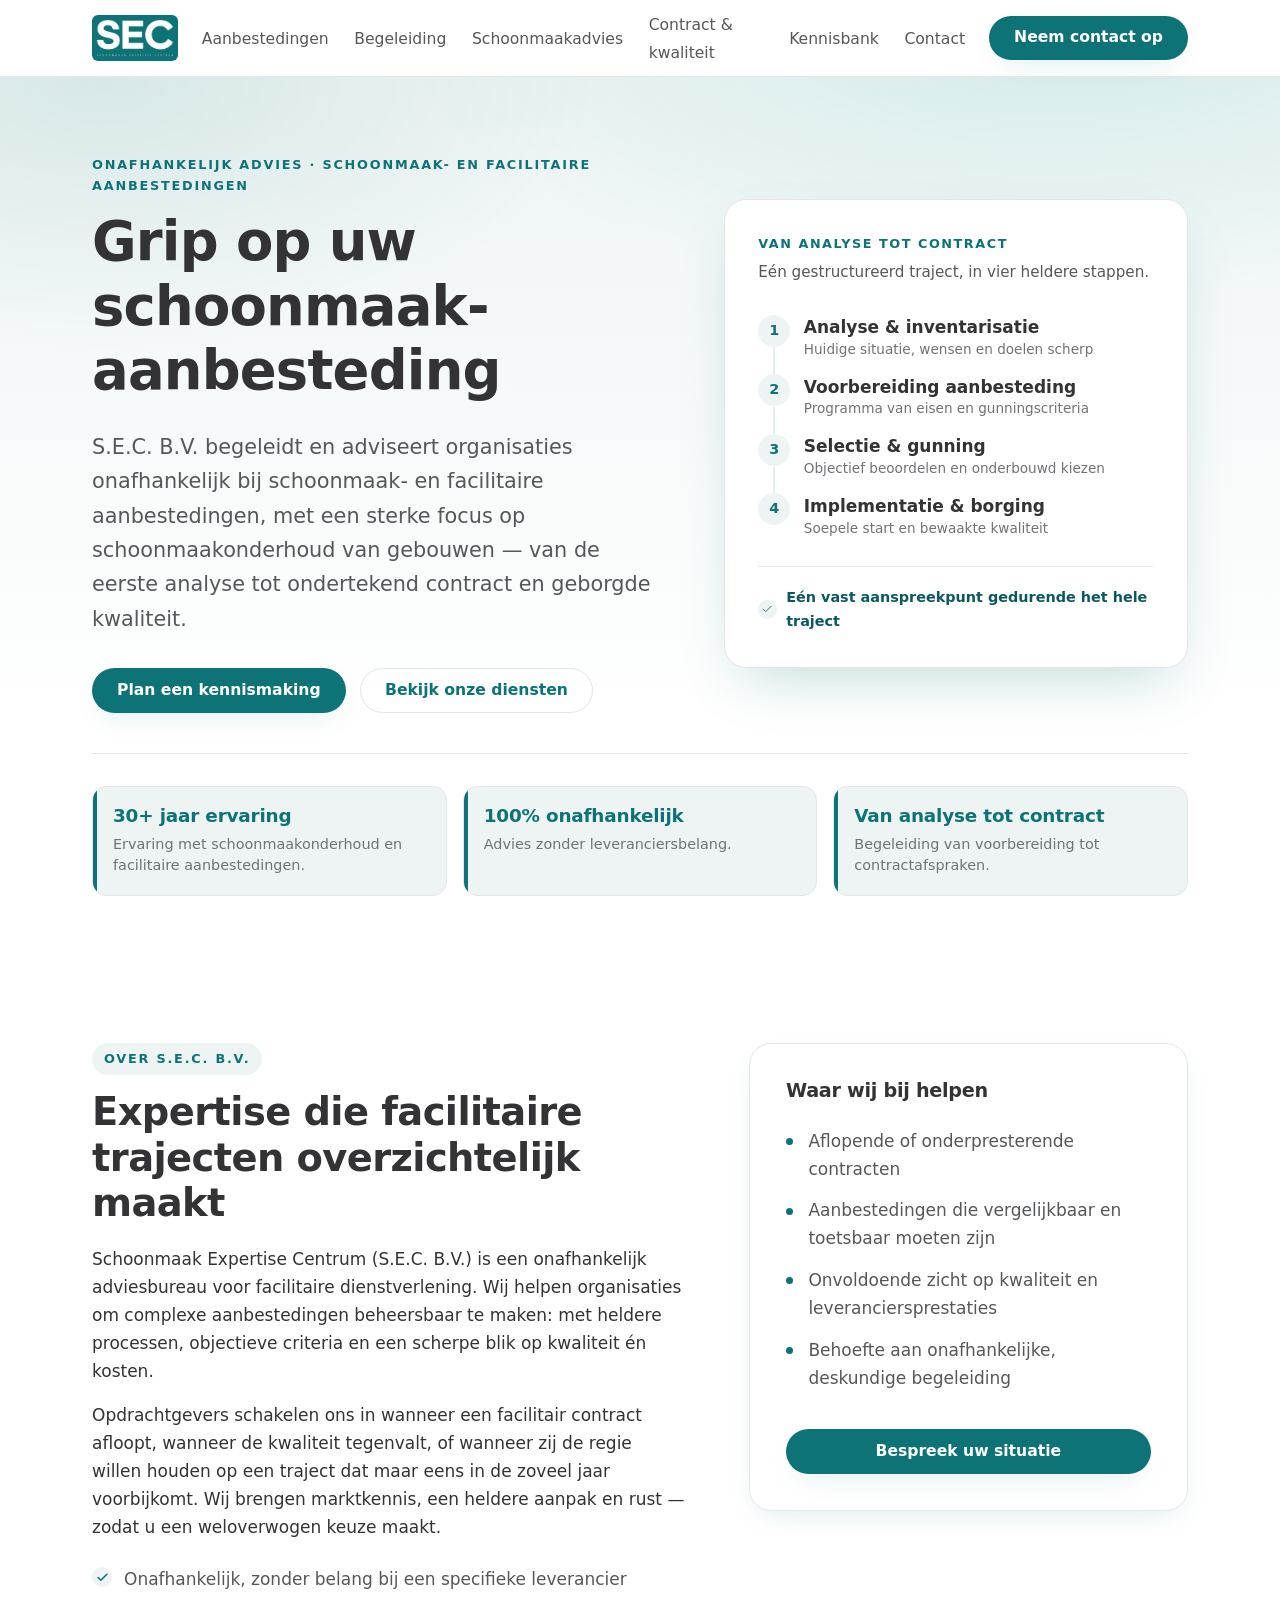
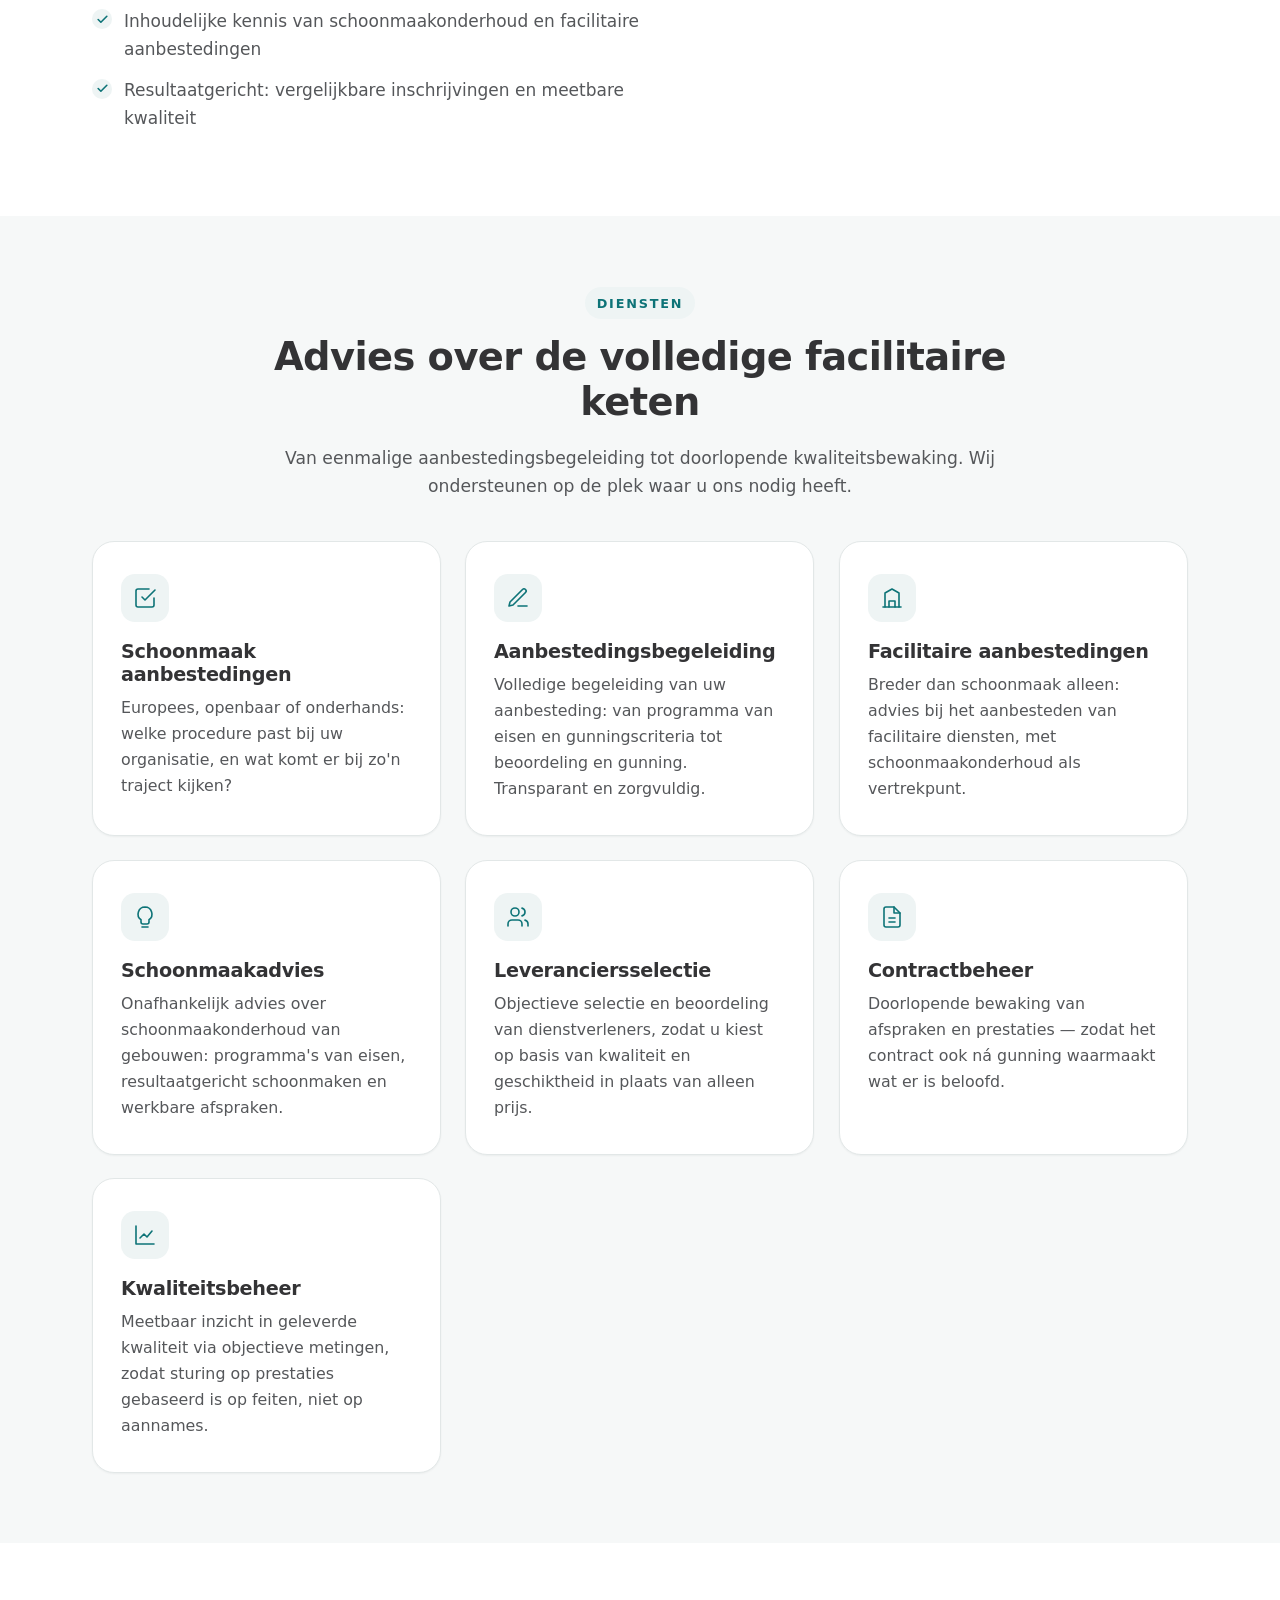
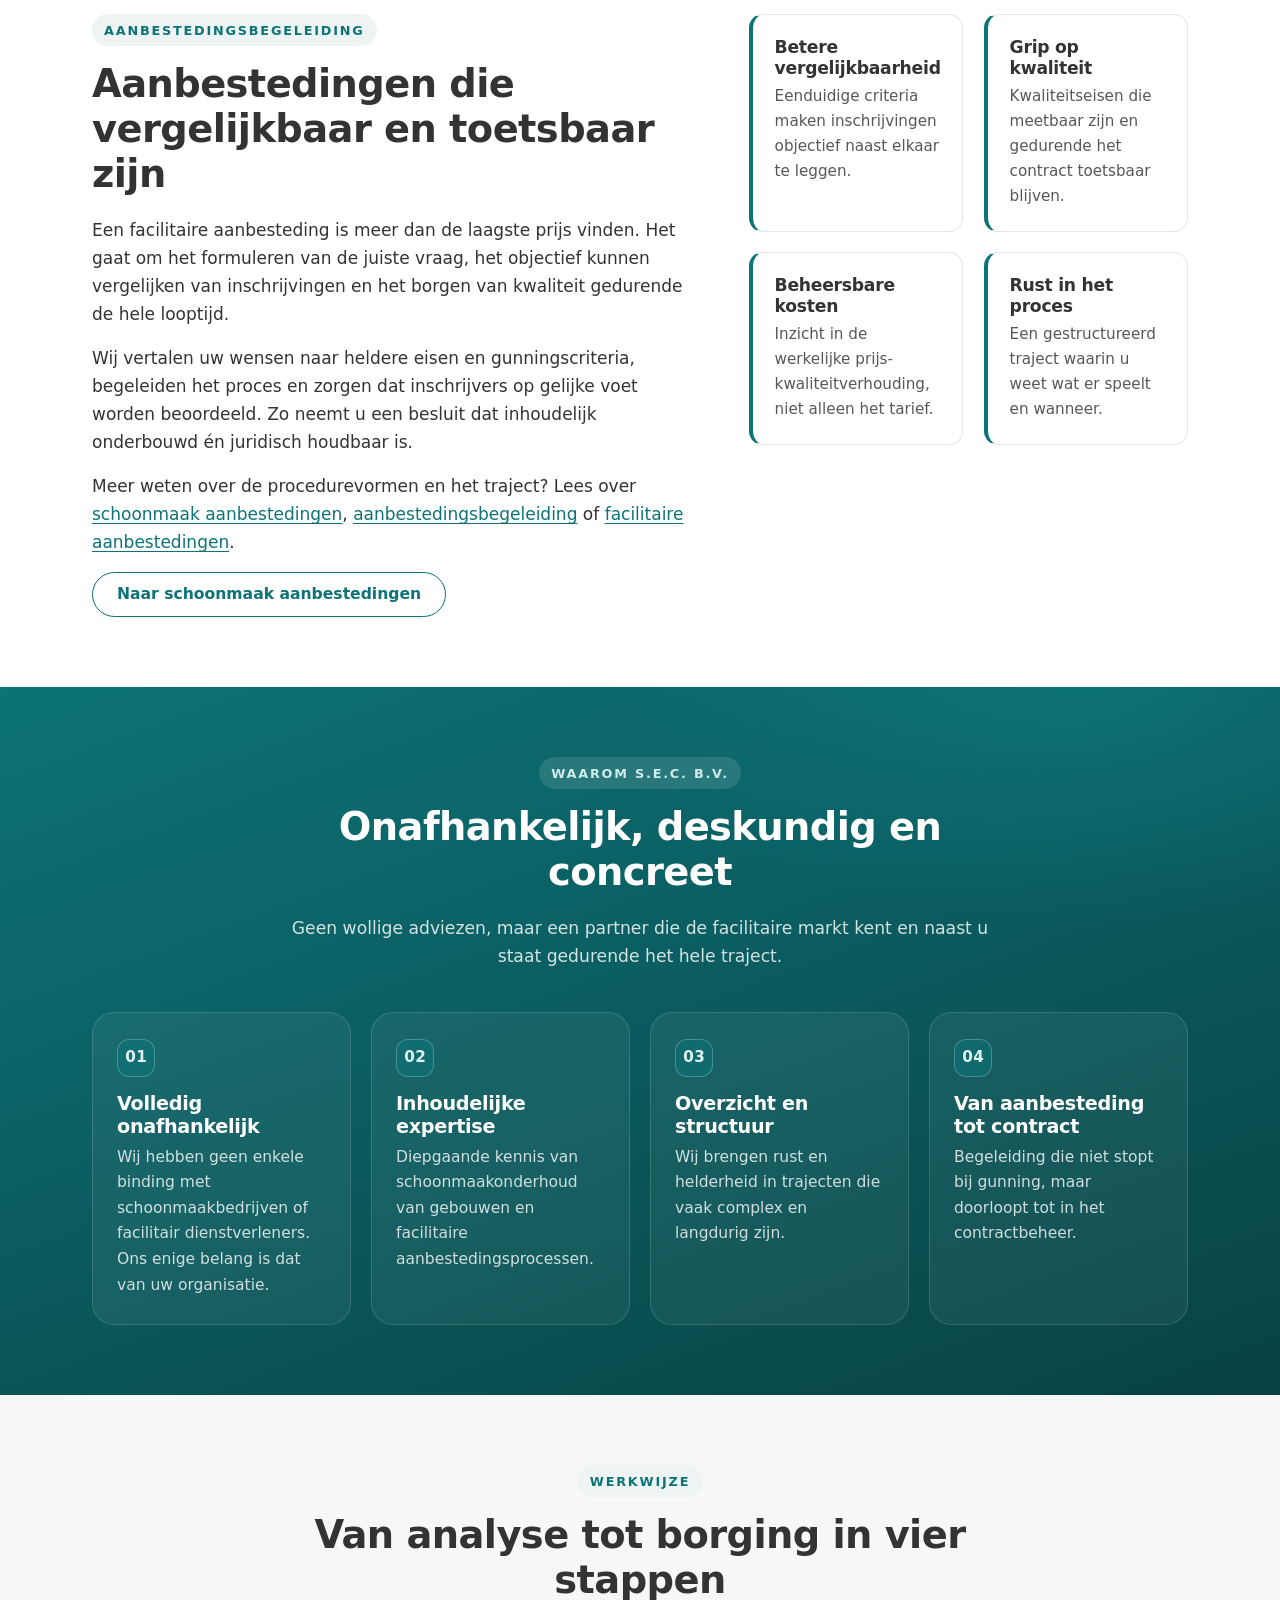
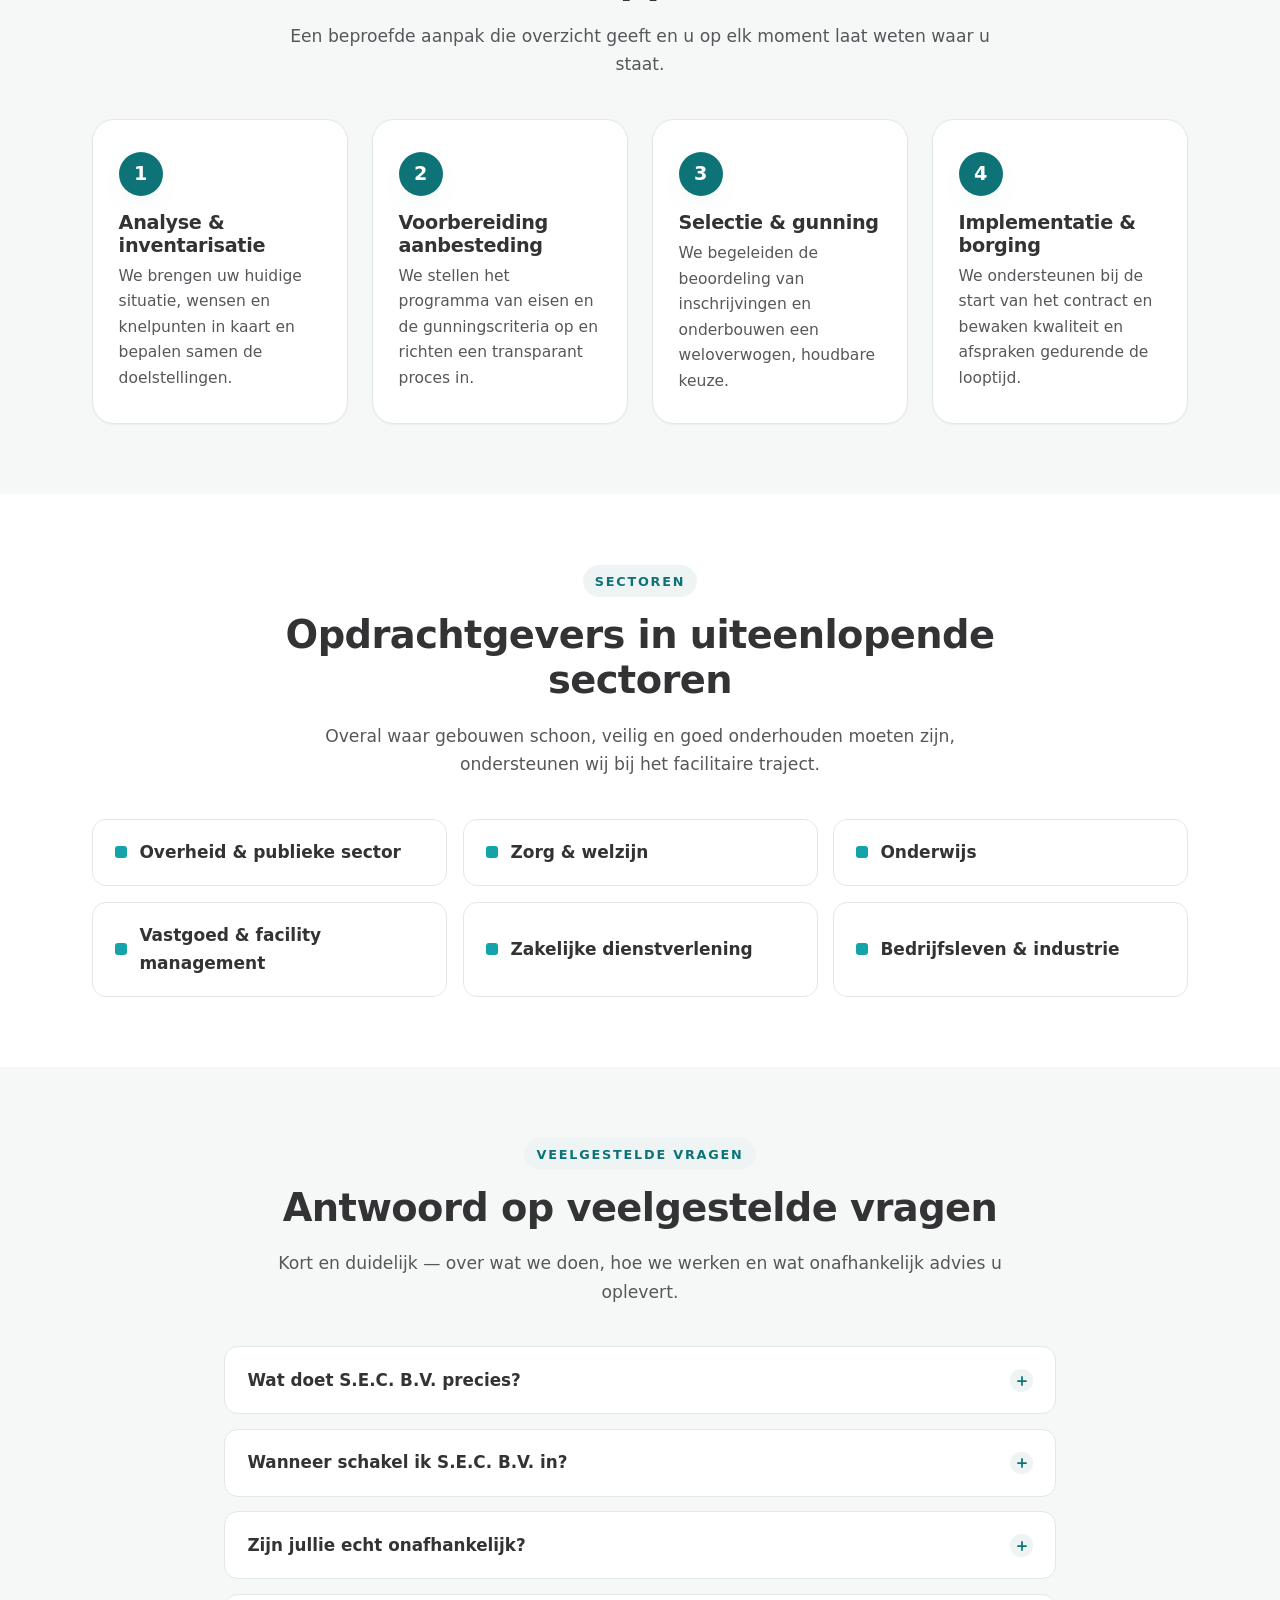
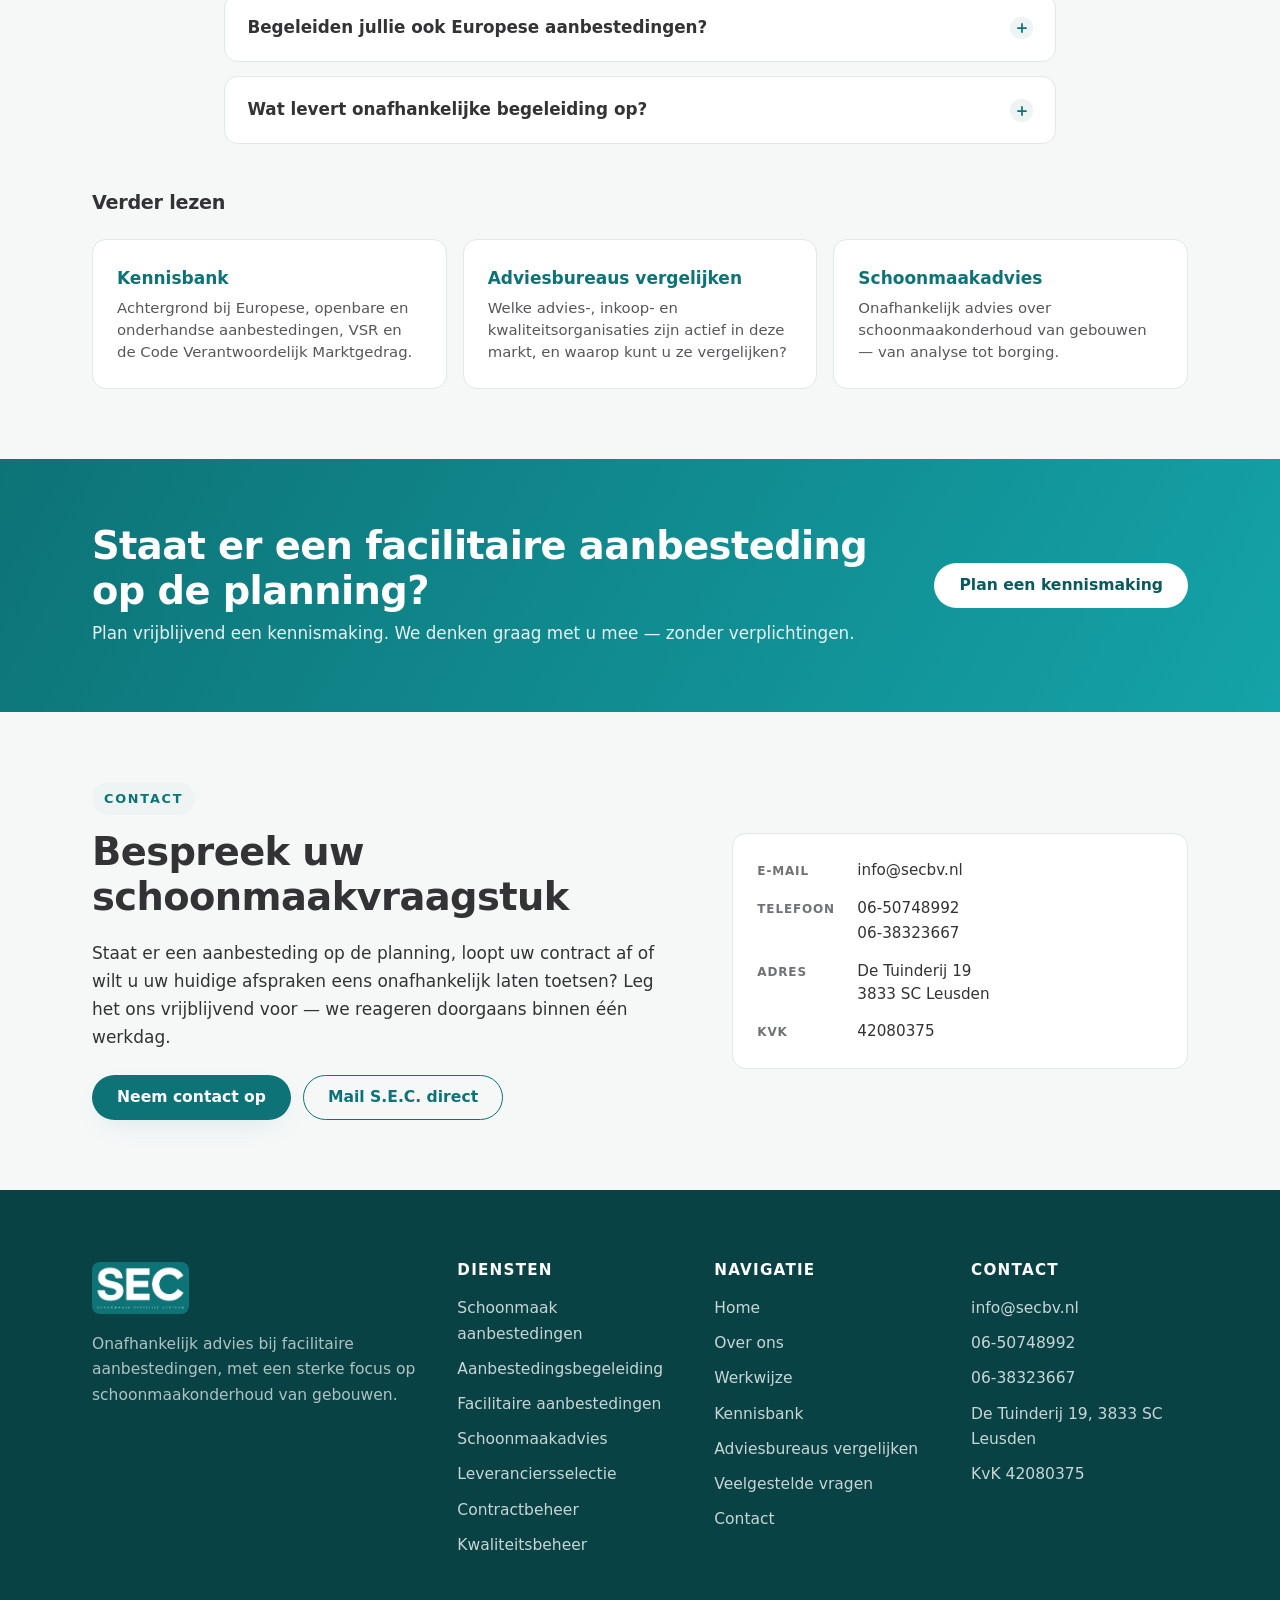
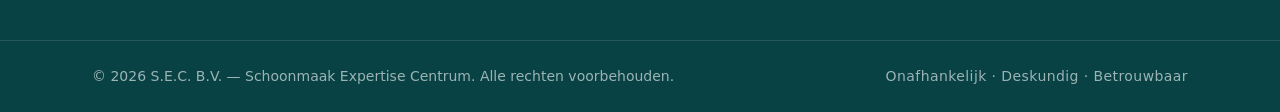
<file: index.html>
<!DOCTYPE html>
<html lang="nl">
<head>
  <meta charset="UTF-8" />
  <meta name="viewport" content="width=device-width, initial-scale=1.0" />

  <title>Onafhankelijk schoonmaakadvies en aanbestedingen | S.E.C. B.V.</title>
  <meta name="description" content="S.E.C. B.V. begeleidt organisaties onafhankelijk bij schoonmaak- en facilitaire aanbestedingen: van analyse en programma van eisen tot leveranciersselectie, contract en kwaliteitsborging." />
  <meta name="theme-color" content="#0D7377" />
  <meta name="robots" content="index, follow" />
  <meta name="author" content="S.E.C. B.V. — Schoonmaak Expertise Centrum" />
  <link rel="canonical" href="https://www.secbv.nl/" />

  <!-- Lokale SEO -->
  <meta name="geo.region" content="NL-UT" />
  <meta name="geo.placename" content="Leusden" />
  <meta name="ICBM" content="52.1300, 5.4300" />

  <!-- Open Graph -->
  <meta property="og:type" content="website" />
  <meta property="og:locale" content="nl_NL" />
  <meta property="og:site_name" content="S.E.C. B.V. — Schoonmaak Expertise Centrum" />
  <meta property="og:title" content="Onafhankelijk advies bij facilitaire aanbestedingen" />
  <meta property="og:description" content="Onafhankelijk advies bij facilitaire aanbestedingen, met een sterke focus op schoonmaakonderhoud van gebouwen. Van analyse tot ondertekend contract." />
  <meta property="og:url" content="https://www.secbv.nl/" />
  <meta property="og:image" content="https://www.secbv.nl/assets/logo-sec.png" />
  <meta property="og:image:alt" content="Logo S.E.C. B.V. — Schoonmaak Expertise Centrum" />

  <!-- Twitter -->
  <meta name="twitter:card" content="summary_large_image" />
  <meta name="twitter:title" content="S.E.C. B.V. — Onafhankelijk advies bij facilitaire aanbestedingen" />
  <meta name="twitter:description" content="Grip, overzicht en onafhankelijk advies bij facilitaire aanbestedingen. Van analyse tot contract." />
  <meta name="twitter:image" content="https://www.secbv.nl/assets/logo-sec.png" />

  <link rel="icon" type="image/png" href="assets/logo-sec.png" />
  <link rel="apple-touch-icon" href="assets/logo-sec.png" />

  <link rel="stylesheet" href="/styles.css?v=3" />

  <!-- Structured data -->
  <script type="application/ld+json">
  {
    "@context": "https://schema.org",
    "@type": "ProfessionalService",
    "@id": "https://www.secbv.nl/#organisatie",
    "name": "S.E.C. B.V. — Schoonmaak Expertise Centrum",
    "description": "Onafhankelijk advies en begeleiding bij schoonmaak- en facilitaire aanbestedingen, met een sterke focus op schoonmaakonderhoud van gebouwen.",
    "url": "https://www.secbv.nl/",
    "email": "info@secbv.nl",
    "telephone": ["+31650748992", "+31638323667"],
    "logo": "https://www.secbv.nl/assets/logo-sec.png",
    "image": "https://www.secbv.nl/assets/logo-sec.png",
    "address": {
      "@type": "PostalAddress",
      "streetAddress": "De Tuinderij 19",
      "postalCode": "3833 SC",
      "addressLocality": "Leusden",
      "addressCountry": "NL"
    },
    "areaServed": {
      "@type": "Country",
      "name": "Nederland"
    },
    "knowsAbout": [
      "Schoonmaak aanbestedingen",
      "Facilitaire aanbestedingen",
      "Aanbestedingsbegeleiding schoonmaak",
      "Schoonmaakonderhoud van gebouwen",
      "Contractbeheer schoonmaak",
      "Kwaliteitsbeheer schoonmaak",
      "Leveranciersselectie schoonmaak"
    ],
    "hasOfferCatalog": {
      "@type": "OfferCatalog",
      "name": "Diensten van S.E.C. B.V.",
      "itemListElement": [
        {
          "@type": "Offer",
          "itemOffered": {
            "@type": "Service",
            "name": "Schoonmaak aanbestedingen",
            "url": "https://www.secbv.nl/schoonmaak-aanbestedingen/"
          }
        },
        {
          "@type": "Offer",
          "itemOffered": {
            "@type": "Service",
            "name": "Aanbestedingsbegeleiding schoonmaak",
            "url": "https://www.secbv.nl/aanbestedingsbegeleiding-schoonmaak/"
          }
        },
        {
          "@type": "Offer",
          "itemOffered": {
            "@type": "Service",
            "name": "Facilitaire aanbestedingen",
            "url": "https://www.secbv.nl/facilitaire-aanbestedingen/"
          }
        },
        {
          "@type": "Offer",
          "itemOffered": {
            "@type": "Service",
            "name": "Schoonmaakadvies",
            "url": "https://www.secbv.nl/schoonmaakadvies/"
          }
        },
        {
          "@type": "Offer",
          "itemOffered": {
            "@type": "Service",
            "name": "Leveranciersselectie schoonmaak",
            "url": "https://www.secbv.nl/leveranciersselectie-schoonmaak/"
          }
        },
        {
          "@type": "Offer",
          "itemOffered": {
            "@type": "Service",
            "name": "Contractbeheer schoonmaak",
            "url": "https://www.secbv.nl/contractbeheer-schoonmaak/"
          }
        },
        {
          "@type": "Offer",
          "itemOffered": {
            "@type": "Service",
            "name": "Kwaliteitsbeheer schoonmaak",
            "url": "https://www.secbv.nl/kwaliteitsbeheer-schoonmaak/"
          }
        }
      ]
    }
  }
  </script>

  <!-- WebSite -->
  <script type="application/ld+json">
  {
    "@context": "https://schema.org",
    "@type": "WebSite",
    "@id": "https://www.secbv.nl/#website",
    "url": "https://www.secbv.nl/",
    "name": "S.E.C. B.V. — Schoonmaak Expertise Centrum",
    "inLanguage": "nl-NL",
    "publisher": { "@id": "https://www.secbv.nl/#organisatie" }
  }
  </script>

  <!-- FAQ structured data -->
  <script type="application/ld+json">
  {
    "@context": "https://schema.org",
    "@type": "FAQPage",
    "mainEntity": [
      {
        "@type": "Question",
        "name": "Wat doet S.E.C. B.V. precies?",
        "acceptedAnswer": {
          "@type": "Answer",
          "text": "S.E.C. B.V. begeleidt en adviseert organisaties onafhankelijk bij facilitaire aanbestedingen, met een sterke focus op schoonmaakonderhoud van gebouwen. Wij ondersteunen van analyse en programma van eisen tot selectie, gunning en contractbeheer."
        }
      },
      {
        "@type": "Question",
        "name": "Wanneer schakel ik S.E.C. B.V. in?",
        "acceptedAnswer": {
          "@type": "Answer",
          "text": "Doorgaans wanneer een facilitair contract afloopt, wanneer de kwaliteit onvoldoende is, of wanneer u meer grip wilt op een aanbestedingstraject. Hoe eerder wij betrokken zijn, hoe beter we het proces kunnen structureren."
        }
      },
      {
        "@type": "Question",
        "name": "Zijn jullie echt onafhankelijk?",
        "acceptedAnswer": {
          "@type": "Answer",
          "text": "Ja. Wij hebben geen enkele binding met schoonmaakbedrijven of facilitair dienstverleners en ontvangen geen vergoedingen van leveranciers. Ons enige belang is het resultaat voor uw organisatie."
        }
      },
      {
        "@type": "Question",
        "name": "Begeleiden jullie ook Europese aanbestedingen?",
        "acceptedAnswer": {
          "@type": "Answer",
          "text": "Ja. Wij begeleiden zowel onderhandse als (Europese) openbare aanbestedingen en zorgen voor een transparant, juridisch zorgvuldig proces waarin inschrijvingen objectief vergelijkbaar zijn."
        }
      },
      {
        "@type": "Question",
        "name": "Wat levert onafhankelijke begeleiding op?",
        "acceptedAnswer": {
          "@type": "Answer",
          "text": "Beter vergelijkbare inschrijvingen, meetbare kwaliteit, een scherpe prijs-kwaliteitverhouding en rust in het proces. U neemt een besluit dat inhoudelijk onderbouwd en houdbaar is."
        }
      }
    ]
  }
  </script>
</head>

<body>
  <a class="skip-link" href="#main">Direct naar de inhoud</a>

  <!-- ================= HEADER ================= -->
  <header class="site-header" id="top">
    <div class="container header-inner">
      <a class="brand" href="#top" aria-label="S.E.C. B.V. Schoonmaak Expertise Centrum — naar boven">
        <img src="assets/logo-sec.png" alt="S.E.C. B.V. Schoonmaak Expertise Centrum" class="brand-logo" width="120" height="64" fetchpriority="high" decoding="async" />
      </a>

      <nav class="nav" id="primary-nav" aria-label="Hoofdnavigatie">
        <ul class="nav-list">
          <li><a href="/schoonmaak-aanbestedingen/">Aanbestedingen</a></li>
          <li><a href="/aanbestedingsbegeleiding-schoonmaak/">Begeleiding</a></li>
          <li><a href="/schoonmaakadvies/">Schoonmaakadvies</a></li>
          <li><a href="/contractbeheer-schoonmaak/">Contract &amp; kwaliteit</a></li>
          <li><a href="/kennisbank/">Kennisbank</a></li>
          <li><a href="/contact/">Contact</a></li>
        </ul>
        <a href="/contact/" class="btn btn-primary nav-cta-mobile">Neem contact op</a>
      </nav>

      <a href="/contact/" class="btn btn-primary header-cta">Neem contact op</a>

      <button class="nav-toggle" id="nav-toggle" aria-expanded="false" aria-controls="primary-nav" aria-label="Menu openen">
        <span></span><span></span><span></span>
      </button>
    </div>
  </header>

  <main id="main">

    <!-- ================= HERO ================= -->
    <section class="hero" aria-labelledby="hero-title">
      <div class="container">
        <div class="hero-grid">
          <div class="hero-copy">
            <p class="eyebrow">Onafhankelijk advies · Schoonmaak- en facilitaire aanbestedingen</p>
            <h1 id="hero-title">Grip op uw schoonmaak&shy;aanbesteding</h1>
            <p class="hero-lead">
              S.E.C. B.V. begeleidt en adviseert organisaties onafhankelijk bij
              schoonmaak- en facilitaire aanbestedingen, met een sterke focus op
              schoonmaakonderhoud van gebouwen — van de eerste analyse tot
              ondertekend contract en geborgde kwaliteit.
            </p>
            <div class="hero-actions">
              <a href="/contact/" class="btn btn-primary">Plan een kennismaking</a>
              <a href="#diensten" class="btn btn-ghost">Bekijk onze diensten</a>
            </div>
          </div>

          <aside class="hero-visual" aria-label="Ons traject in vier stappen">
            <p class="hero-visual-label">Van analyse tot contract</p>
            <p class="hero-visual-intro">Eén gestructureerd traject, in vier heldere stappen.</p>
            <ol class="hero-flow">
              <li>
                <span class="hero-flow-num">1</span>
                <span class="hero-flow-text">
                  <span class="hero-flow-title">Analyse &amp; inventarisatie</span>
                  <span class="hero-flow-sub">Huidige situatie, wensen en doelen scherp</span>
                </span>
              </li>
              <li>
                <span class="hero-flow-num">2</span>
                <span class="hero-flow-text">
                  <span class="hero-flow-title">Voorbereiding aanbesteding</span>
                  <span class="hero-flow-sub">Programma van eisen en gunningscriteria</span>
                </span>
              </li>
              <li>
                <span class="hero-flow-num">3</span>
                <span class="hero-flow-text">
                  <span class="hero-flow-title">Selectie &amp; gunning</span>
                  <span class="hero-flow-sub">Objectief beoordelen en onderbouwd kiezen</span>
                </span>
              </li>
              <li>
                <span class="hero-flow-num">4</span>
                <span class="hero-flow-text">
                  <span class="hero-flow-title">Implementatie &amp; borging</span>
                  <span class="hero-flow-sub">Soepele start en bewaakte kwaliteit</span>
                </span>
              </li>
            </ol>
            <p class="hero-visual-foot">
              <svg viewBox="0 0 24 24" aria-hidden="true" fill="none" stroke="currentColor" stroke-width="1.8" stroke-linecap="round" stroke-linejoin="round"><path d="M20 6 9 17l-5-5"/></svg>
              Eén vast aanspreekpunt gedurende het hele traject
            </p>
          </aside>
        </div>

        <ul class="hero-stats" aria-label="Waarom S.E.C. B.V.">
          <li class="trust-card">
            <span class="stat-value">30+ jaar ervaring</span>
            <span class="stat-label">Ervaring met schoonmaakonderhoud en facilitaire aanbestedingen.</span>
          </li>
          <li class="trust-card">
            <span class="stat-value">100% onafhankelijk</span>
            <span class="stat-label">Advies zonder leveranciersbelang.</span>
          </li>
          <li class="trust-card">
            <span class="stat-value">Van analyse tot contract</span>
            <span class="stat-label">Begeleiding van voorbereiding tot contractafspraken.</span>
          </li>
        </ul>
      </div>
    </section>

    <!-- ================= INTRO / OVER ================= -->
    <section id="over" class="section" aria-labelledby="over-title">
      <div class="container grid-two">
        <div>
          <p class="section-eyebrow">Over S.E.C. B.V.</p>
          <h2 id="over-title">Expertise die facilitaire trajecten overzichtelijk maakt</h2>
          <p>
            Schoonmaak Expertise Centrum (S.E.C. B.V.) is een onafhankelijk adviesbureau
            voor facilitaire dienstverlening. Wij helpen organisaties om complexe
            aanbestedingen beheersbaar te maken: met heldere processen, objectieve
            criteria en een scherpe blik op kwaliteit én kosten.
          </p>
          <p>
            Opdrachtgevers schakelen ons in wanneer een facilitair contract afloopt,
            wanneer de kwaliteit tegenvalt, of wanneer zij de regie willen houden op een
            traject dat maar eens in de zoveel jaar voorbijkomt. Wij brengen marktkennis,
            een heldere aanpak en rust — zodat u een weloverwogen keuze maakt.
          </p>
          <ul class="check-list">
            <li>Onafhankelijk, zonder belang bij een specifieke leverancier</li>
            <li>Inhoudelijke kennis van schoonmaakonderhoud en facilitaire aanbestedingen</li>
            <li>Resultaatgericht: vergelijkbare inschrijvingen en meetbare kwaliteit</li>
          </ul>
        </div>
        <aside class="intro-card" aria-label="Waar wij bij helpen">
          <h3>Waar wij bij helpen</h3>
          <ul class="mini-list">
            <li>Aflopende of onderpresterende contracten</li>
            <li>Aanbestedingen die vergelijkbaar en toetsbaar moeten zijn</li>
            <li>Onvoldoende zicht op kwaliteit en leveranciersprestaties</li>
            <li>Behoefte aan onafhankelijke, deskundige begeleiding</li>
          </ul>
          <a href="/contact/" class="btn btn-primary btn-block">Bespreek uw situatie</a>
        </aside>
      </div>
    </section>

    <!-- ================= DIENSTEN ================= -->
    <section id="diensten" class="section section-alt" aria-labelledby="diensten-title">
      <div class="container">
        <header class="section-head">
          <p class="section-eyebrow">Diensten</p>
          <h2 id="diensten-title">Advies over de volledige facilitaire keten</h2>
          <p class="section-intro">
            Van eenmalige aanbestedingsbegeleiding tot doorlopende kwaliteitsbewaking.
            Wij ondersteunen op de plek waar u ons nodig heeft.
          </p>
        </header>

        <div class="cards">
          <article class="card">
            <span class="card-icon" aria-hidden="true">
              <svg viewBox="0 0 24 24" fill="none" stroke="currentColor" stroke-width="1.6" stroke-linecap="round" stroke-linejoin="round"><path d="M9 11l3 3L22 4"/><path d="M21 12v7a2 2 0 0 1-2 2H5a2 2 0 0 1-2-2V5a2 2 0 0 1 2-2h11"/></svg>
            </span>
            <h3><a href="/schoonmaak-aanbestedingen/">Schoonmaak aanbestedingen</a></h3>
            <p>
              Europees, openbaar of onderhands: welke procedure past bij uw organisatie,
              en wat komt er bij zo'n traject kijken?
            </p>
          </article>

          <article class="card">
            <span class="card-icon" aria-hidden="true">
              <svg viewBox="0 0 24 24" fill="none" stroke="currentColor" stroke-width="1.6" stroke-linecap="round" stroke-linejoin="round"><path d="M12 20h9"/><path d="M16.5 3.5a2.12 2.12 0 0 1 3 3L7 19l-4 1 1-4z"/></svg>
            </span>
            <h3><a href="/aanbestedingsbegeleiding-schoonmaak/">Aanbestedingsbegeleiding</a></h3>
            <p>
              Volledige begeleiding van uw aanbesteding: van programma van eisen en
              gunningscriteria tot beoordeling en gunning. Transparant en zorgvuldig.
            </p>
          </article>

          <article class="card">
            <span class="card-icon" aria-hidden="true">
              <svg viewBox="0 0 24 24" fill="none" stroke="currentColor" stroke-width="1.6" stroke-linecap="round" stroke-linejoin="round"><path d="M3 21h18"/><path d="M5 21V7l7-4 7 4v14"/><path d="M9 21v-6h6v6"/></svg>
            </span>
            <h3><a href="/facilitaire-aanbestedingen/">Facilitaire aanbestedingen</a></h3>
            <p>
              Breder dan schoonmaak alleen: advies bij het aanbesteden van facilitaire
              diensten, met schoonmaakonderhoud als vertrekpunt.
            </p>
          </article>

          <article class="card">
            <span class="card-icon" aria-hidden="true">
              <svg viewBox="0 0 24 24" fill="none" stroke="currentColor" stroke-width="1.6" stroke-linecap="round" stroke-linejoin="round"><path d="M12 2a7 7 0 0 0-4 12.7V17a2 2 0 0 0 2 2h4a2 2 0 0 0 2-2v-2.3A7 7 0 0 0 12 2z"/><path d="M9 22h6"/></svg>
            </span>
            <h3><a href="/schoonmaakadvies/">Schoonmaakadvies</a></h3>
            <p>
              Onafhankelijk advies over schoonmaakonderhoud van gebouwen: programma's
              van eisen, resultaatgericht schoonmaken en werkbare afspraken.
            </p>
          </article>

          <article class="card">
            <span class="card-icon" aria-hidden="true">
              <svg viewBox="0 0 24 24" fill="none" stroke="currentColor" stroke-width="1.6" stroke-linecap="round" stroke-linejoin="round"><path d="M16 21v-2a4 4 0 0 0-4-4H6a4 4 0 0 0-4 4v2"/><circle cx="9" cy="7" r="4"/><path d="M22 21v-2a4 4 0 0 0-3-3.87"/><path d="M16 3.13a4 4 0 0 1 0 7.75"/></svg>
            </span>
            <h3><a href="/leveranciersselectie-schoonmaak/">Leveranciersselectie</a></h3>
            <p>
              Objectieve selectie en beoordeling van dienstverleners, zodat u kiest op
              basis van kwaliteit en geschiktheid in plaats van alleen prijs.
            </p>
          </article>

          <article class="card">
            <span class="card-icon" aria-hidden="true">
              <svg viewBox="0 0 24 24" fill="none" stroke="currentColor" stroke-width="1.6" stroke-linecap="round" stroke-linejoin="round"><path d="M14 2H6a2 2 0 0 0-2 2v16a2 2 0 0 0 2 2h12a2 2 0 0 0 2-2V8z"/><path d="M14 2v6h6"/><path d="M9 13h6"/><path d="M9 17h6"/></svg>
            </span>
            <h3><a href="/contractbeheer-schoonmaak/">Contractbeheer</a></h3>
            <p>
              Doorlopende bewaking van afspraken en prestaties — zodat het contract ook
              ná gunning waarmaakt wat er is beloofd.
            </p>
          </article>

          <article class="card">
            <span class="card-icon" aria-hidden="true">
              <svg viewBox="0 0 24 24" fill="none" stroke="currentColor" stroke-width="1.6" stroke-linecap="round" stroke-linejoin="round"><path d="M3 3v18h18"/><path d="M7 15l4-4 3 3 5-6"/></svg>
            </span>
            <h3><a href="/kwaliteitsbeheer-schoonmaak/">Kwaliteitsbeheer</a></h3>
            <p>
              Meetbaar inzicht in geleverde kwaliteit via objectieve metingen, zodat
              sturing op prestaties gebaseerd is op feiten, niet op aannames.
            </p>
          </article>
        </div>
      </div>
    </section>

    <!-- ================= AANBESTEDINGSBEGELEIDING ================= -->
    <section id="aanbesteding" class="section" aria-labelledby="aanbesteding-title">
      <div class="container grid-two">
        <div class="feature-panel">
          <p class="section-eyebrow">Aanbestedingsbegeleiding</p>
          <h2 id="aanbesteding-title">Aanbestedingen die vergelijkbaar en toetsbaar zijn</h2>
          <p>
            Een facilitaire aanbesteding is meer dan de laagste prijs vinden. Het gaat om
            het formuleren van de juiste vraag, het objectief kunnen vergelijken van
            inschrijvingen en het borgen van kwaliteit gedurende de hele looptijd.
          </p>
          <p>
            Wij vertalen uw wensen naar heldere eisen en gunningscriteria, begeleiden het
            proces en zorgen dat inschrijvers op gelijke voet worden beoordeeld. Zo neemt u
            een besluit dat inhoudelijk onderbouwd én juridisch houdbaar is.
          </p>
          <p>
            Meer weten over de procedurevormen en het traject?
            Lees over <a href="/schoonmaak-aanbestedingen/">schoonmaak aanbestedingen</a>,
            <a href="/aanbestedingsbegeleiding-schoonmaak/">aanbestedingsbegeleiding</a> of
            <a href="/facilitaire-aanbestedingen/">facilitaire aanbestedingen</a>.
          </p>
          <a href="/schoonmaak-aanbestedingen/" class="btn btn-outline">Naar schoonmaak aanbestedingen</a>
        </div>

        <div class="benefit-grid" role="list">
          <div class="benefit" role="listitem">
            <h3>Betere vergelijkbaarheid</h3>
            <p>Eenduidige criteria maken inschrijvingen objectief naast elkaar te leggen.</p>
          </div>
          <div class="benefit" role="listitem">
            <h3>Grip op kwaliteit</h3>
            <p>Kwaliteitseisen die meetbaar zijn en gedurende het contract toetsbaar blijven.</p>
          </div>
          <div class="benefit" role="listitem">
            <h3>Beheersbare kosten</h3>
            <p>Inzicht in de werkelijke prijs-kwaliteitverhouding, niet alleen het tarief.</p>
          </div>
          <div class="benefit" role="listitem">
            <h3>Rust in het proces</h3>
            <p>Een gestructureerd traject waarin u weet wat er speelt en wanneer.</p>
          </div>
        </div>
      </div>
    </section>

    <!-- ================= WAAROM S.E.C. ================= -->
    <section id="waarom" class="section section-dark" aria-labelledby="waarom-title">
      <div class="container">
        <header class="section-head">
          <p class="section-eyebrow section-eyebrow-light">Waarom S.E.C. B.V.</p>
          <h2 id="waarom-title">Onafhankelijk, deskundig en concreet</h2>
          <p class="section-intro section-intro-light">
            Geen wollige adviezen, maar een partner die de facilitaire markt kent en naast
            u staat gedurende het hele traject.
          </p>
        </header>

        <div class="reasons">
          <div class="reason">
            <span class="reason-num">01</span>
            <h3>Volledig onafhankelijk</h3>
            <p>Wij hebben geen enkele binding met schoonmaakbedrijven of facilitair dienstverleners. Ons enige belang is dat van uw organisatie.</p>
          </div>
          <div class="reason">
            <span class="reason-num">02</span>
            <h3>Inhoudelijke expertise</h3>
            <p>Diepgaande kennis van schoonmaakonderhoud van gebouwen en facilitaire aanbestedingsprocessen.</p>
          </div>
          <div class="reason">
            <span class="reason-num">03</span>
            <h3>Overzicht en structuur</h3>
            <p>Wij brengen rust en helderheid in trajecten die vaak complex en langdurig zijn.</p>
          </div>
          <div class="reason">
            <span class="reason-num">04</span>
            <h3>Van aanbesteding tot contract</h3>
            <p>Begeleiding die niet stopt bij gunning, maar doorloopt tot in het contractbeheer.</p>
          </div>
        </div>
      </div>
    </section>

    <!-- ================= WERKWIJZE ================= -->
    <section id="werkwijze" class="section section-alt" aria-labelledby="werkwijze-title">
      <div class="container">
        <header class="section-head">
          <p class="section-eyebrow">Werkwijze</p>
          <h2 id="werkwijze-title">Van analyse tot borging in vier stappen</h2>
          <p class="section-intro">
            Een beproefde aanpak die overzicht geeft en u op elk moment laat weten waar u staat.
          </p>
        </header>

        <ol class="steps">
          <li class="step">
            <span class="step-num">1</span>
            <h3>Analyse &amp; inventarisatie</h3>
            <p>We brengen uw huidige situatie, wensen en knelpunten in kaart en bepalen samen de doelstellingen.</p>
          </li>
          <li class="step">
            <span class="step-num">2</span>
            <h3>Voorbereiding aanbesteding</h3>
            <p>We stellen het programma van eisen en de gunningscriteria op en richten een transparant proces in.</p>
          </li>
          <li class="step">
            <span class="step-num">3</span>
            <h3>Selectie &amp; gunning</h3>
            <p>We begeleiden de beoordeling van inschrijvingen en onderbouwen een weloverwogen, houdbare keuze.</p>
          </li>
          <li class="step">
            <span class="step-num">4</span>
            <h3>Implementatie &amp; borging</h3>
            <p>We ondersteunen bij de start van het contract en bewaken kwaliteit en afspraken gedurende de looptijd.</p>
          </li>
        </ol>
      </div>
    </section>

    <!-- ================= SECTOREN ================= -->
    <section id="sectoren" class="section" aria-labelledby="sectoren-title">
      <div class="container">
        <header class="section-head">
          <p class="section-eyebrow">Sectoren</p>
          <h2 id="sectoren-title">Opdrachtgevers in uiteenlopende sectoren</h2>
          <p class="section-intro">
            Overal waar gebouwen schoon, veilig en goed onderhouden moeten zijn, ondersteunen wij bij het facilitaire traject.
          </p>
        </header>

        <ul class="sectors" aria-label="Sectoren waarvoor wij werken">
          <li>Overheid &amp; publieke sector</li>
          <li>Zorg &amp; welzijn</li>
          <li>Onderwijs</li>
          <li>Vastgoed &amp; facility management</li>
          <li>Zakelijke dienstverlening</li>
          <li>Bedrijfsleven &amp; industrie</li>
        </ul>
      </div>
    </section>

    <!-- ================= FAQ ================= -->
    <section id="faq" class="section section-alt" aria-labelledby="faq-title">
      <div class="container">
        <header class="section-head">
          <p class="section-eyebrow">Veelgestelde vragen</p>
          <h2 id="faq-title">Antwoord op veelgestelde vragen</h2>
          <p class="section-intro">
            Kort en duidelijk — over wat we doen, hoe we werken en wat onafhankelijk advies u oplevert.
          </p>
        </header>

        <div class="faq">
          <details class="faq-item">
            <summary>Wat doet S.E.C. B.V. precies?</summary>
            <div class="faq-body">
              <p>
                Wij begeleiden en adviseren organisaties onafhankelijk bij facilitaire
                aanbestedingen, met een sterke focus op schoonmaakonderhoud van gebouwen.
                Van analyse en programma van eisen tot selectie, gunning en contractbeheer.
              </p>
            </div>
          </details>

          <details class="faq-item">
            <summary>Wanneer schakel ik S.E.C. B.V. in?</summary>
            <div class="faq-body">
              <p>
                Doorgaans wanneer een facilitair contract afloopt, wanneer de kwaliteit onvoldoende is,
                of wanneer u meer grip wilt op een aanbestedingstraject. Hoe eerder wij betrokken zijn,
                hoe beter we het proces kunnen structureren.
              </p>
            </div>
          </details>

          <details class="faq-item">
            <summary>Zijn jullie echt onafhankelijk?</summary>
            <div class="faq-body">
              <p>
                Ja. Wij hebben geen enkele binding met schoonmaakbedrijven of facilitair dienstverleners en
                ontvangen geen vergoedingen van leveranciers. Ons enige belang is het resultaat voor uw organisatie.
              </p>
            </div>
          </details>

          <details class="faq-item">
            <summary>Begeleiden jullie ook Europese aanbestedingen?</summary>
            <div class="faq-body">
              <p>
                Ja. Wij begeleiden zowel onderhandse als (Europese) openbare aanbestedingen en zorgen voor
                een transparant, juridisch zorgvuldig proces waarin inschrijvingen objectief vergelijkbaar zijn.
              </p>
            </div>
          </details>

          <details class="faq-item">
            <summary>Wat levert onafhankelijke begeleiding op?</summary>
            <div class="faq-body">
              <p>
                Beter vergelijkbare inschrijvingen, meetbare kwaliteit, een scherpe prijs-kwaliteitverhouding
                en rust in het proces. U neemt een besluit dat inhoudelijk onderbouwd en houdbaar is.
              </p>
            </div>
          </details>
        </div>

        <h3 class="related-heading">Verder lezen</h3>
        <ul class="related">
          <li>
            <a href="/kennisbank/">
              <span class="related-title">Kennisbank</span>
              <span class="related-desc">Achtergrond bij Europese, openbare en onderhandse aanbestedingen, VSR en de Code Verantwoordelijk Marktgedrag.</span>
            </a>
          </li>
          <li>
            <a href="/vergelijk-schoonmaakadviesbureaus/">
              <span class="related-title">Adviesbureaus vergelijken</span>
              <span class="related-desc">Welke advies-, inkoop- en kwaliteitsorganisaties zijn actief in deze markt, en waarop kunt u ze vergelijken?</span>
            </a>
          </li>
          <li>
            <a href="/schoonmaakadvies/">
              <span class="related-title">Schoonmaakadvies</span>
              <span class="related-desc">Onafhankelijk advies over schoonmaakonderhoud van gebouwen — van analyse tot borging.</span>
            </a>
          </li>
        </ul>
      </div>
    </section>

    <!-- ================= CTA-BAND ================= -->
    <section class="cta-band" aria-labelledby="cta-title">
      <div class="container cta-inner">
        <div>
          <h2 id="cta-title">Staat er een facilitaire aanbesteding op de planning?</h2>
          <p>Plan vrijblijvend een kennismaking. We denken graag met u mee — zonder verplichtingen.</p>
        </div>
        <a href="/contact/" class="btn btn-light">Plan een kennismaking</a>
      </div>
    </section>

    <!-- ================= CONTACT (compact) =================
         Het volledige formulier staat op /contact/. Het id blijft hier bestaan
         zodat oudere links naar /#contact netjes blijven landen. -->
    <section id="contact" class="section section-alt" aria-labelledby="contact-title">
      <div class="container contact-compact">
        <div>
          <p class="section-eyebrow">Contact</p>
          <h2 id="contact-title">Bespreek uw schoonmaakvraagstuk</h2>
          <p>
            Staat er een aanbesteding op de planning, loopt uw contract af of wilt u uw
            huidige afspraken eens onafhankelijk laten toetsen? Leg het ons vrijblijvend
            voor — we reageren doorgaans binnen één werkdag.
          </p>
          <div class="contact-compact-actions">
            <a href="/contact/" class="btn btn-primary">Neem contact op</a>
            <a href="mailto:info@secbv.nl" class="btn btn-outline">Mail S.E.C. direct</a>
          </div>
        </div>

        <ul class="contact-compact-details" aria-label="Contactgegevens">
          <li>
            <span class="contact-label">E-mail</span>
            <a href="mailto:info@secbv.nl">info@secbv.nl</a>
          </li>
          <li>
            <span class="contact-label">Telefoon</span>
            <span>
              <a href="tel:+31650748992">06-50748992</a><br />
              <a href="tel:+31638323667">06-38323667</a>
            </span>
          </li>
          <li>
            <span class="contact-label">Adres</span>
            <address>De Tuinderij 19<br />3833 SC Leusden</address>
          </li>
          <li>
            <span class="contact-label">KvK</span>
            <span>42080375</span>
          </li>
        </ul>
      </div>
    </section>
  </main>

  <!-- ================= FOOTER ================= -->
  <footer class="site-footer">
    <div class="container footer-inner">
      <div class="footer-brand">
        <img src="assets/logo-sec.png" alt="S.E.C. B.V. Schoonmaak Expertise Centrum" class="footer-logo" width="120" height="64" loading="lazy" />
        <p>Onafhankelijk advies bij facilitaire aanbestedingen, met een sterke focus op schoonmaakonderhoud van gebouwen.</p>
      </div>

      <nav class="footer-nav" aria-label="Diensten">
        <h3>Diensten</h3>
        <ul>
          <li><a href="/schoonmaak-aanbestedingen/">Schoonmaak aanbestedingen</a></li>
          <li><a href="/aanbestedingsbegeleiding-schoonmaak/">Aanbestedingsbegeleiding</a></li>
          <li><a href="/facilitaire-aanbestedingen/">Facilitaire aanbestedingen</a></li>
          <li><a href="/schoonmaakadvies/">Schoonmaakadvies</a></li>
          <li><a href="/leveranciersselectie-schoonmaak/">Leveranciersselectie</a></li>
          <li><a href="/contractbeheer-schoonmaak/">Contractbeheer</a></li>
          <li><a href="/kwaliteitsbeheer-schoonmaak/">Kwaliteitsbeheer</a></li>
        </ul>
      </nav>

      <nav class="footer-nav" aria-label="Footernavigatie">
        <h3>Navigatie</h3>
        <ul>
          <li><a href="/">Home</a></li>
          <li><a href="/#over">Over ons</a></li>
          <li><a href="/#werkwijze">Werkwijze</a></li>
          <li><a href="/kennisbank/">Kennisbank</a></li>
          <li><a href="/vergelijk-schoonmaakadviesbureaus/">Adviesbureaus vergelijken</a></li>
          <li><a href="/#faq">Veelgestelde vragen</a></li>
          <li><a href="/contact/">Contact</a></li>
        </ul>
      </nav>

      <div class="footer-contact">
        <h3>Contact</h3>
        <ul>
          <li><a href="mailto:info@secbv.nl">info@secbv.nl</a></li>
          <li><a href="tel:+31650748992">06-50748992</a></li>
          <li><a href="tel:+31638323667">06-38323667</a></li>
          <li>De Tuinderij 19, 3833 SC Leusden</li>
          <li>KvK 42080375</li>
        </ul>
      </div>
    </div>

    <div class="footer-bottom">
      <div class="container footer-bottom-inner">
        <p>&copy; <span id="year">2026</span> S.E.C. B.V. — Schoonmaak Expertise Centrum. Alle rechten voorbehouden.</p>
        <p class="footer-tagline">Onafhankelijk · Deskundig · Betrouwbaar</p>
      </div>
    </div>
  </footer>

  <script src="/script.js?v=3" defer></script>
</body>
</html>
</file>
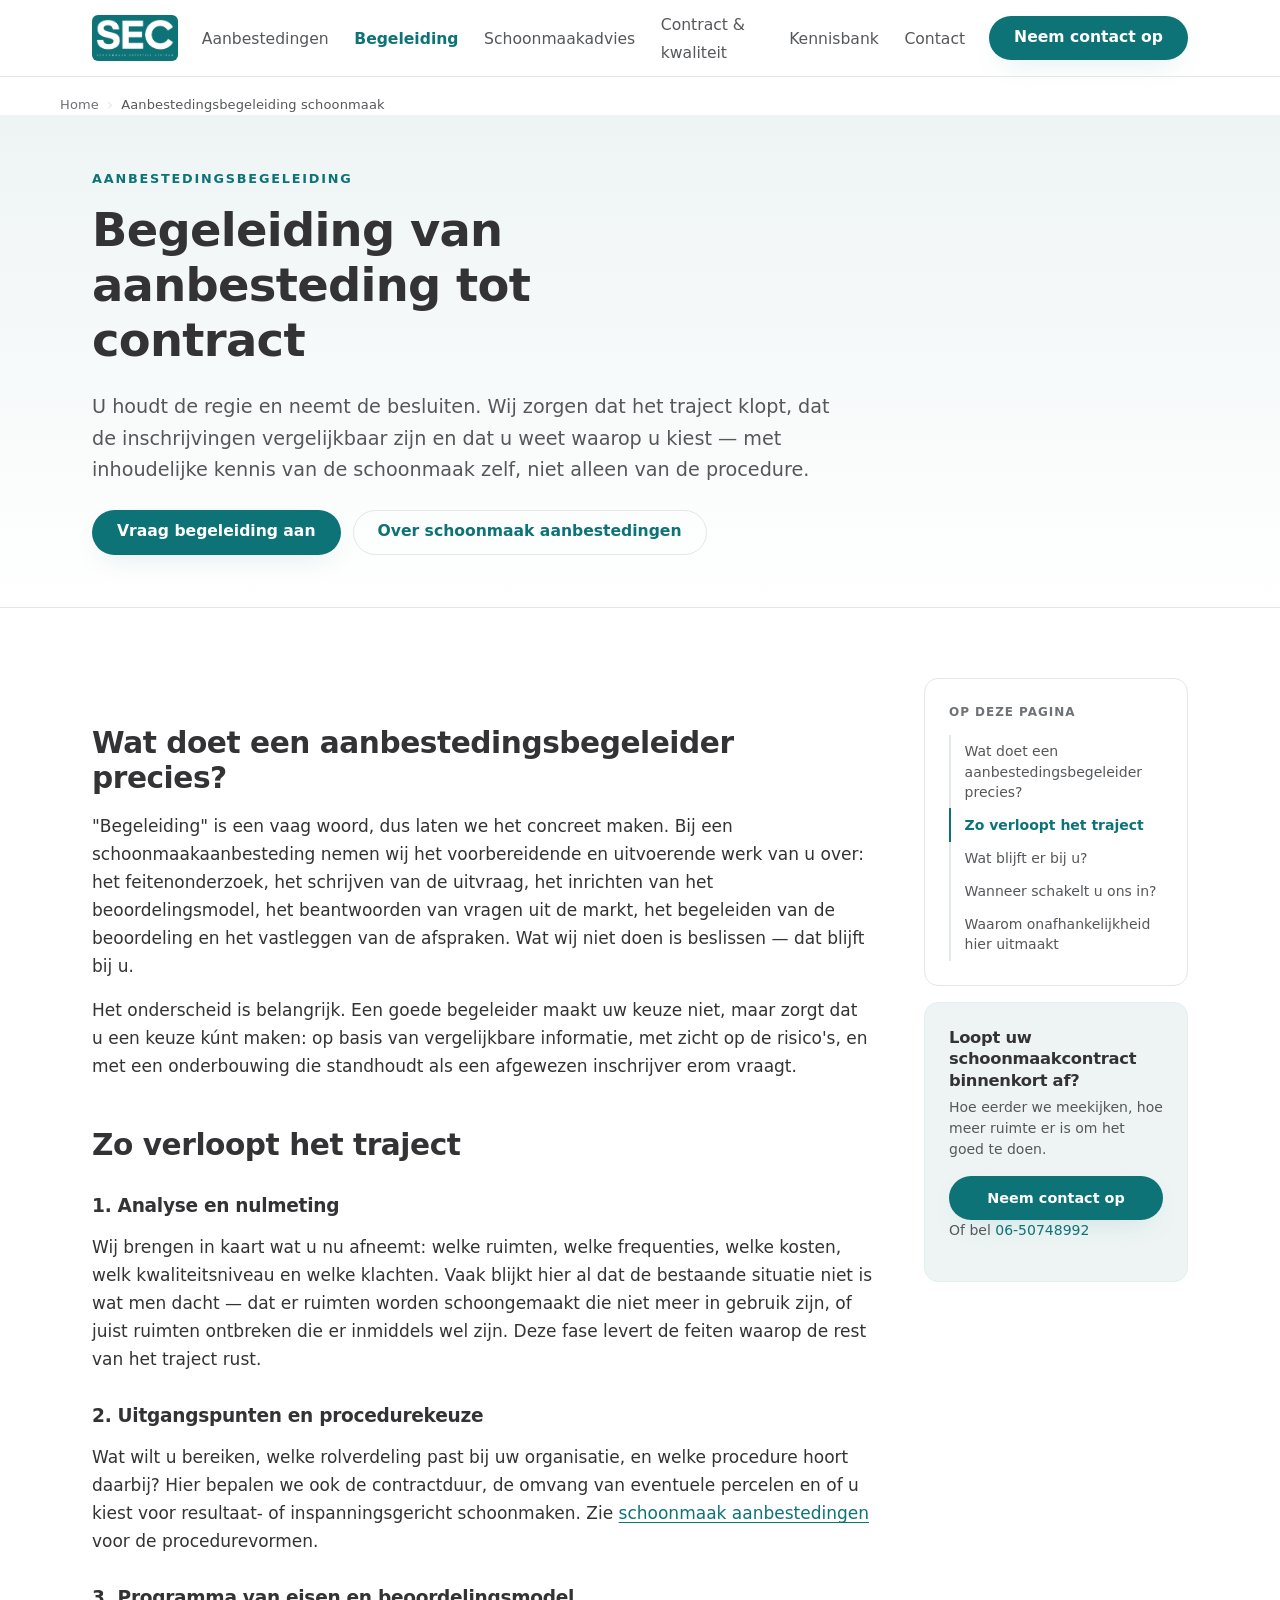
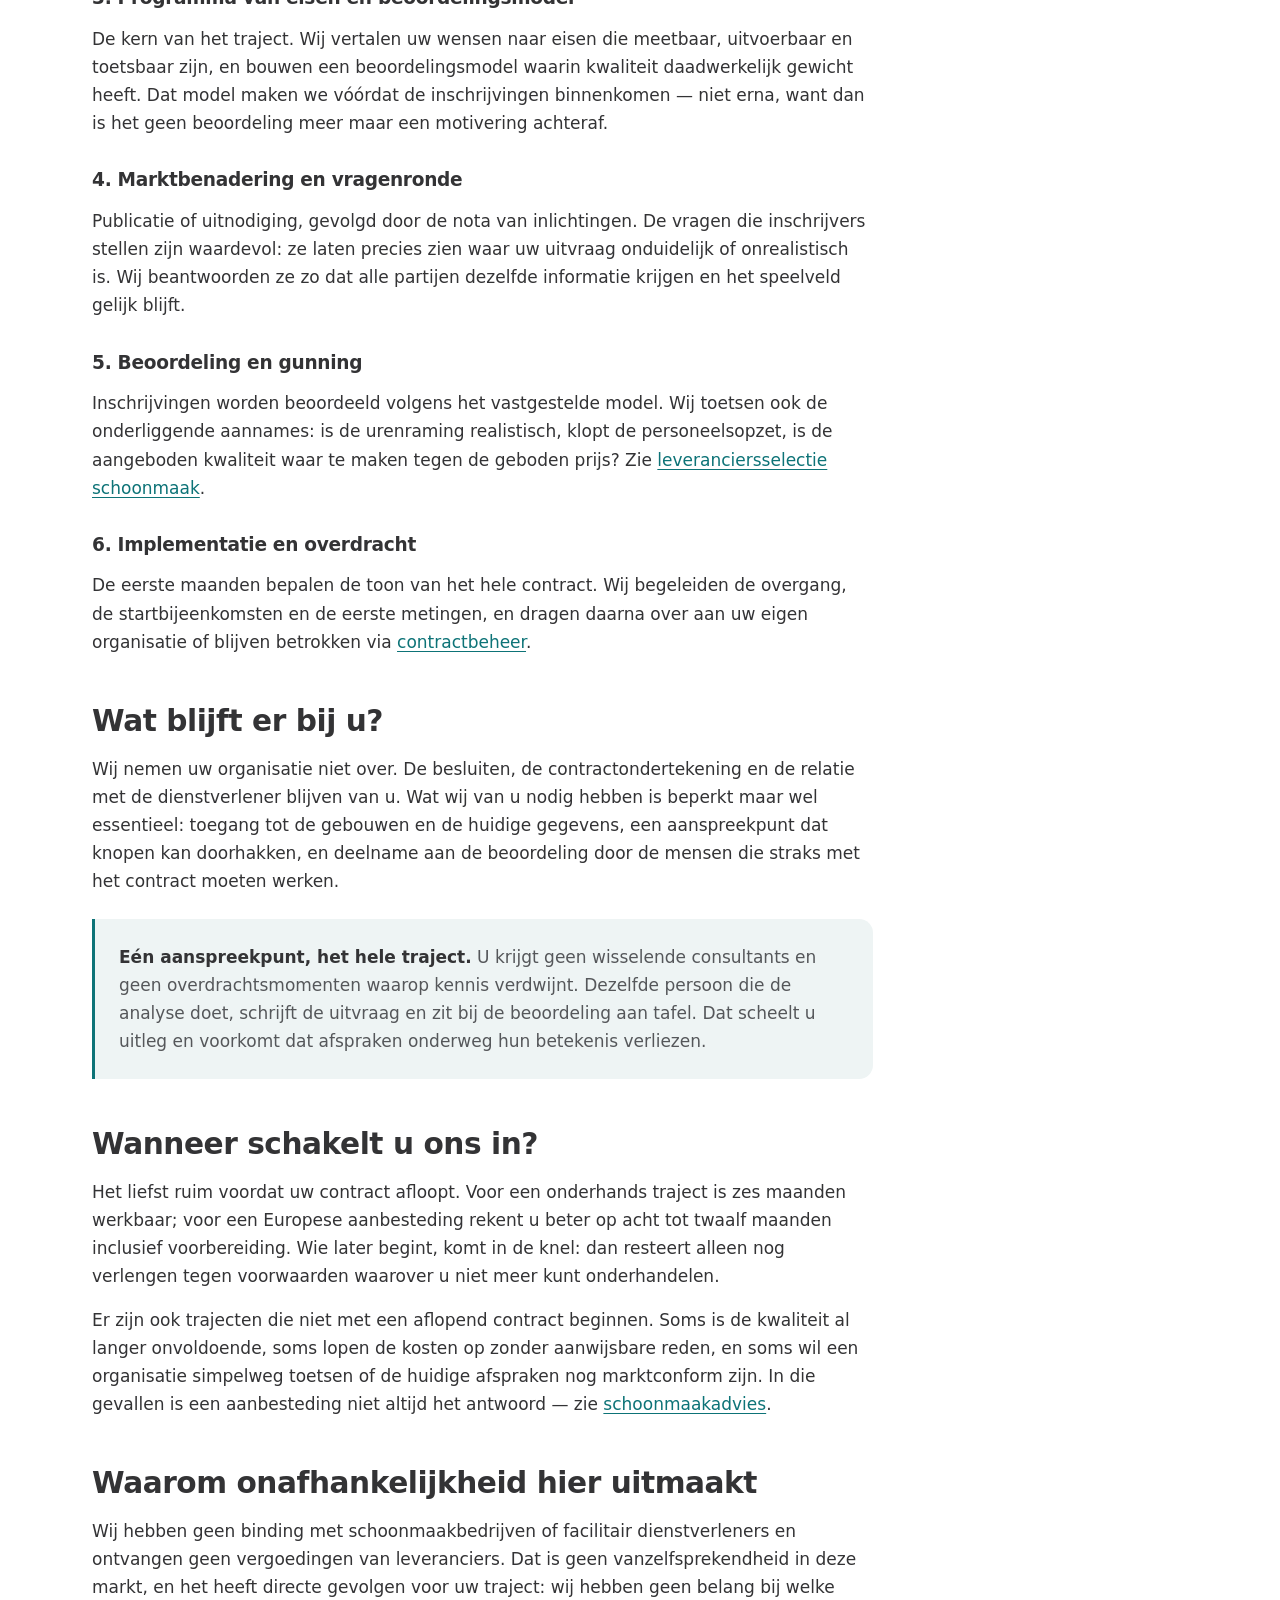
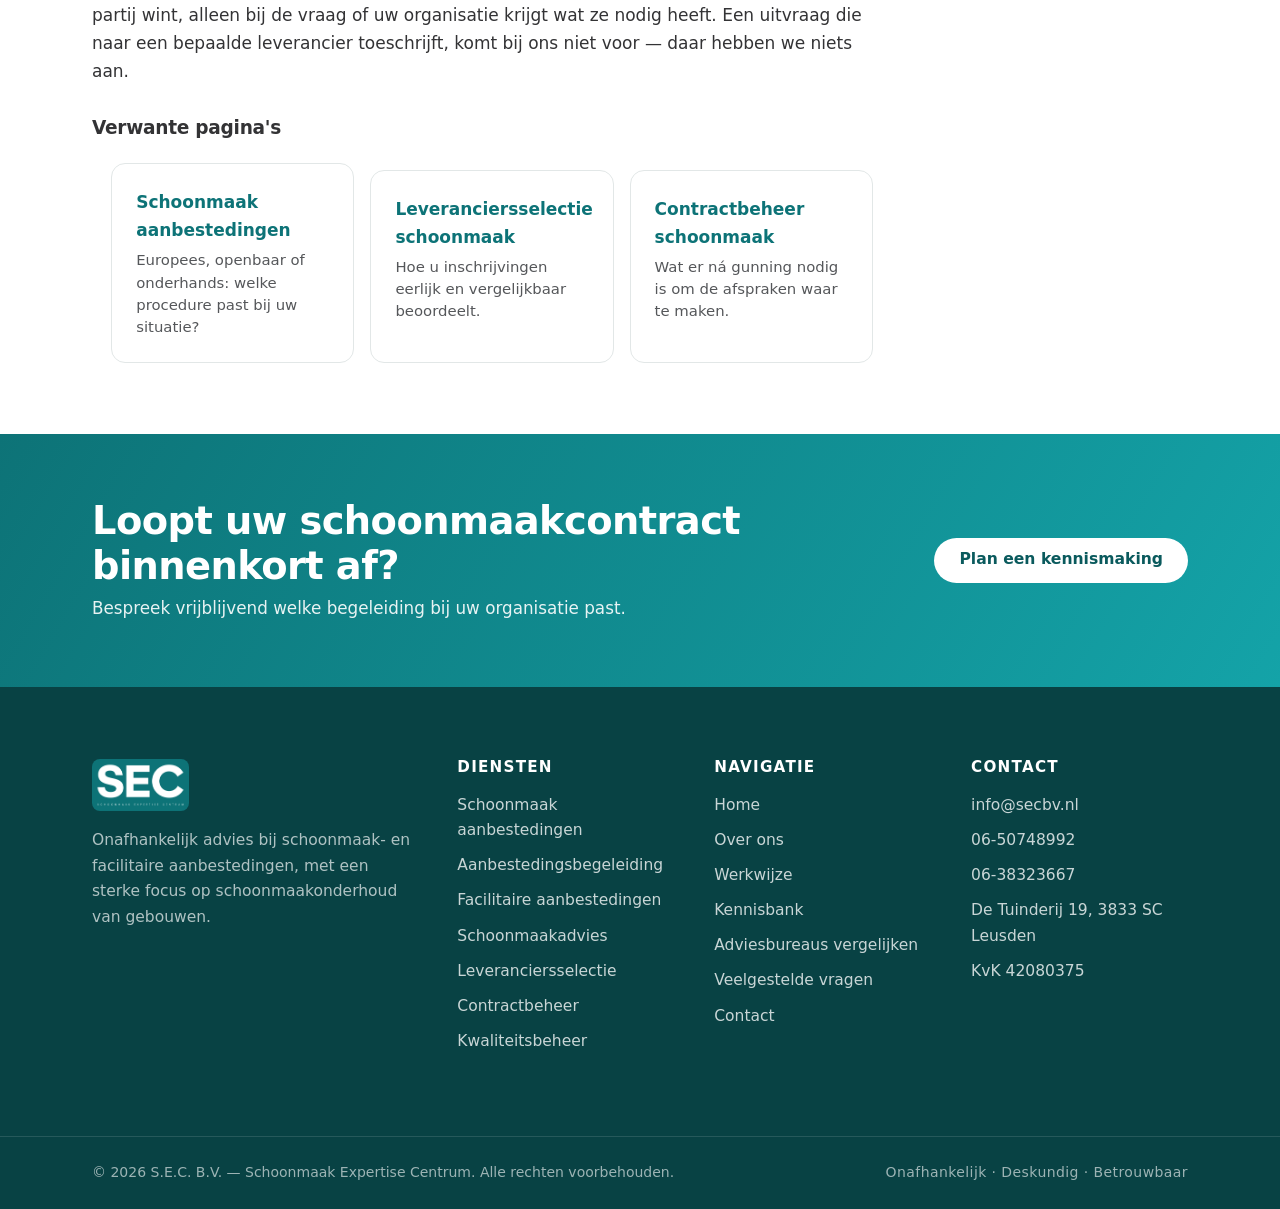
<file: aanbestedingsbegeleiding-schoonmaak/index.html>
<!DOCTYPE html>
<html lang="nl">
<head>
  <meta charset="UTF-8" />
  <meta name="viewport" content="width=device-width, initial-scale=1.0" />

  <title>Aanbestedingsbegeleiding schoonmaak | S.E.C. B.V.</title>
  <meta name="description" content="Onafhankelijke begeleiding van uw schoonmaakaanbesteding: van analyse en programma van eisen tot beoordeling, gunning en contract. Eén vast aanspreekpunt, geen leveranciersbelang." />
  <meta name="theme-color" content="#0D7377" />
  <meta name="robots" content="index, follow" />
  <meta name="author" content="S.E.C. B.V. — Schoonmaak Expertise Centrum" />
  <link rel="canonical" href="https://www.secbv.nl/aanbestedingsbegeleiding-schoonmaak/" />

  <meta property="og:type" content="article" />
  <meta property="og:locale" content="nl_NL" />
  <meta property="og:site_name" content="S.E.C. B.V. — Schoonmaak Expertise Centrum" />
  <meta property="og:title" content="Aanbestedingsbegeleiding schoonmaak" />
  <meta property="og:description" content="Onafhankelijke begeleiding van uw schoonmaakaanbesteding, van analyse tot ondertekend contract." />
  <meta property="og:url" content="https://www.secbv.nl/aanbestedingsbegeleiding-schoonmaak/" />
  <meta property="og:image" content="https://www.secbv.nl/assets/logo-sec.png" />
  <meta property="og:image:alt" content="Logo S.E.C. B.V. — Schoonmaak Expertise Centrum" />

  <meta name="twitter:card" content="summary_large_image" />
  <meta name="twitter:title" content="Aanbestedingsbegeleiding schoonmaak" />
  <meta name="twitter:description" content="Onafhankelijke begeleiding van uw schoonmaakaanbesteding, van analyse tot ondertekend contract." />
  <meta name="twitter:image" content="https://www.secbv.nl/assets/logo-sec.png" />

  <link rel="icon" type="image/png" href="/assets/logo-sec.png" />
  <link rel="apple-touch-icon" href="/assets/logo-sec.png" />
  <link rel="stylesheet" href="/styles.css?v=3" />

  <script type="application/ld+json">
  {
    "@context": "https://schema.org",
    "@type": "WebPage",
    "@id": "https://www.secbv.nl/aanbestedingsbegeleiding-schoonmaak/#webpage",
    "url": "https://www.secbv.nl/aanbestedingsbegeleiding-schoonmaak/",
    "name": "Aanbestedingsbegeleiding schoonmaak",
    "description": "Onafhankelijke begeleiding van schoonmaakaanbestedingen, van analyse en programma van eisen tot gunning en contract.",
    "inLanguage": "nl-NL",
    "isPartOf": { "@id": "https://www.secbv.nl/#website" },
    "about": { "@id": "https://www.secbv.nl/#organisatie" }
  }
  </script>

  <script type="application/ld+json">
  {
    "@context": "https://schema.org",
    "@type": "BreadcrumbList",
    "itemListElement": [
      { "@type": "ListItem", "position": 1, "name": "Home", "item": "https://www.secbv.nl/" },
      { "@type": "ListItem", "position": 2, "name": "Aanbestedingsbegeleiding schoonmaak", "item": "https://www.secbv.nl/aanbestedingsbegeleiding-schoonmaak/" }
    ]
  }
  </script>
</head>

<body>
  <a class="skip-link" href="#main">Direct naar de inhoud</a>

  <header class="site-header" id="top">
    <div class="container header-inner">
      <a class="brand" href="/" aria-label="S.E.C. B.V. Schoonmaak Expertise Centrum — naar de homepage">
        <img src="/assets/logo-sec.png" alt="S.E.C. B.V. Schoonmaak Expertise Centrum" class="brand-logo" width="120" height="64" fetchpriority="high" decoding="async" />
      </a>

      <nav class="nav" id="primary-nav" aria-label="Hoofdnavigatie">
        <ul class="nav-list">
          <li><a href="/schoonmaak-aanbestedingen/">Aanbestedingen</a></li>
          <li><a href="/aanbestedingsbegeleiding-schoonmaak/" aria-current="page">Begeleiding</a></li>
          <li><a href="/schoonmaakadvies/">Schoonmaakadvies</a></li>
          <li><a href="/contractbeheer-schoonmaak/">Contract &amp; kwaliteit</a></li>
          <li><a href="/kennisbank/">Kennisbank</a></li>
          <li><a href="/contact/">Contact</a></li>
        </ul>
        <a href="/contact/" class="btn btn-primary nav-cta-mobile">Neem contact op</a>
      </nav>

      <a href="/contact/" class="btn btn-primary header-cta">Neem contact op</a>

      <button class="nav-toggle" id="nav-toggle" aria-expanded="false" aria-controls="primary-nav" aria-label="Menu openen">
        <span></span><span></span><span></span>
      </button>
    </div>
  </header>

  <main id="main">

    <nav class="breadcrumb container" aria-label="Kruimelpad">
      <ol>
        <li><a href="/">Home</a></li>
        <li><span aria-current="page">Aanbestedingsbegeleiding schoonmaak</span></li>
      </ol>
    </nav>

    <section class="page-hero" aria-labelledby="page-title">
      <div class="container">
        <p class="eyebrow">Aanbestedingsbegeleiding</p>
        <h1 id="page-title">Begeleiding van aanbesteding tot contract</h1>
        <p class="page-hero-lead">
          U houdt de regie en neemt de besluiten. Wij zorgen dat het traject klopt, dat de
          inschrijvingen vergelijkbaar zijn en dat u weet waarop u kiest — met inhoudelijke
          kennis van de schoonmaak zelf, niet alleen van de procedure.
        </p>
        <div class="page-hero-actions">
          <a href="/contact/" class="btn btn-primary">Vraag begeleiding aan</a>
          <a href="/schoonmaak-aanbestedingen/" class="btn btn-ghost">Over schoonmaak aanbestedingen</a>
        </div>
      </div>
    </section>

    <section class="section">
      <div class="container page-layout">
        <div class="prose">

        <h2>Wat doet een aanbestedingsbegeleider precies?</h2>
        <p>
          "Begeleiding" is een vaag woord, dus laten we het concreet maken. Bij een
          schoonmaakaanbesteding nemen wij het voorbereidende en uitvoerende werk van u
          over: het feitenonderzoek, het schrijven van de uitvraag, het inrichten van het
          beoordelingsmodel, het beantwoorden van vragen uit de markt, het begeleiden van
          de beoordeling en het vastleggen van de afspraken. Wat wij niet doen is beslissen
          — dat blijft bij u.
        </p>
        <p>
          Het onderscheid is belangrijk. Een goede begeleider maakt uw keuze niet, maar
          zorgt dat u een keuze kúnt maken: op basis van vergelijkbare informatie, met
          zicht op de risico's, en met een onderbouwing die standhoudt als een afgewezen
          inschrijver erom vraagt.
        </p>

        <h2>Zo verloopt het traject</h2>

        <h3>1. Analyse en nulmeting</h3>
        <p>
          Wij brengen in kaart wat u nu afneemt: welke ruimten, welke frequenties, welke
          kosten, welk kwaliteitsniveau en welke klachten. Vaak blijkt hier al dat de
          bestaande situatie niet is wat men dacht — dat er ruimten worden schoongemaakt
          die niet meer in gebruik zijn, of juist ruimten ontbreken die er inmiddels wel
          zijn. Deze fase levert de feiten waarop de rest van het traject rust.
        </p>

        <h3>2. Uitgangspunten en procedurekeuze</h3>
        <p>
          Wat wilt u bereiken, welke rolverdeling past bij uw organisatie, en welke
          procedure hoort daarbij? Hier bepalen we ook de contractduur, de omvang van
          eventuele percelen en of u kiest voor resultaat- of inspanningsgericht
          schoonmaken. Zie <a href="/schoonmaak-aanbestedingen/">schoonmaak
          aanbestedingen</a> voor de procedurevormen.
        </p>

        <h3>3. Programma van eisen en beoordelingsmodel</h3>
        <p>
          De kern van het traject. Wij vertalen uw wensen naar eisen die meetbaar,
          uitvoerbaar en toetsbaar zijn, en bouwen een beoordelingsmodel waarin kwaliteit
          daadwerkelijk gewicht heeft. Dat model maken we vóórdat de inschrijvingen
          binnenkomen — niet erna, want dan is het geen beoordeling meer maar een
          motivering achteraf.
        </p>

        <h3>4. Marktbenadering en vragenronde</h3>
        <p>
          Publicatie of uitnodiging, gevolgd door de nota van inlichtingen. De vragen die
          inschrijvers stellen zijn waardevol: ze laten precies zien waar uw uitvraag
          onduidelijk of onrealistisch is. Wij beantwoorden ze zo dat alle partijen dezelfde
          informatie krijgen en het speelveld gelijk blijft.
        </p>

        <h3>5. Beoordeling en gunning</h3>
        <p>
          Inschrijvingen worden beoordeeld volgens het vastgestelde model. Wij toetsen ook
          de onderliggende aannames: is de urenraming realistisch, klopt de personeelsopzet,
          is de aangeboden kwaliteit waar te maken tegen de geboden prijs? Zie
          <a href="/leveranciersselectie-schoonmaak/">leveranciersselectie schoonmaak</a>.
        </p>

        <h3>6. Implementatie en overdracht</h3>
        <p>
          De eerste maanden bepalen de toon van het hele contract. Wij begeleiden de
          overgang, de startbijeenkomsten en de eerste metingen, en dragen daarna over aan
          uw eigen organisatie of blijven betrokken via
          <a href="/contractbeheer-schoonmaak/">contractbeheer</a>.
        </p>

        <h2>Wat blijft er bij u?</h2>
        <p>
          Wij nemen uw organisatie niet over. De besluiten, de contractondertekening en de
          relatie met de dienstverlener blijven van u. Wat wij van u nodig hebben is
          beperkt maar wel essentieel: toegang tot de gebouwen en de huidige gegevens, een
          aanspreekpunt dat knopen kan doorhakken, en deelname aan de beoordeling door de
          mensen die straks met het contract moeten werken.
        </p>
        <div class="callout">
          <p>
            <strong>Eén aanspreekpunt, het hele traject.</strong> U krijgt geen wisselende
            consultants en geen overdrachtsmomenten waarop kennis verdwijnt. Dezelfde
            persoon die de analyse doet, schrijft de uitvraag en zit bij de beoordeling aan
            tafel. Dat scheelt u uitleg en voorkomt dat afspraken onderweg hun betekenis
            verliezen.
          </p>
        </div>

        <h2>Wanneer schakelt u ons in?</h2>
        <p>
          Het liefst ruim voordat uw contract afloopt. Voor een onderhands traject is zes
          maanden werkbaar; voor een Europese aanbesteding rekent u beter op acht tot twaalf
          maanden inclusief voorbereiding. Wie later begint, komt in de knel: dan resteert
          alleen nog verlengen tegen voorwaarden waarover u niet meer kunt onderhandelen.
        </p>
        <p>
          Er zijn ook trajecten die niet met een aflopend contract beginnen. Soms is de
          kwaliteit al langer onvoldoende, soms lopen de kosten op zonder aanwijsbare
          reden, en soms wil een organisatie simpelweg toetsen of de huidige afspraken nog
          marktconform zijn. In die gevallen is een aanbesteding niet altijd het antwoord —
          zie <a href="/schoonmaakadvies/">schoonmaakadvies</a>.
        </p>

        <h2>Waarom onafhankelijkheid hier uitmaakt</h2>
        <p>
          Wij hebben geen binding met schoonmaakbedrijven of facilitair dienstverleners en
          ontvangen geen vergoedingen van leveranciers. Dat is geen vanzelfsprekendheid in
          deze markt, en het heeft directe gevolgen voor uw traject: wij hebben geen belang
          bij welke partij wint, alleen bij de vraag of uw organisatie krijgt wat ze nodig
          heeft. Een uitvraag die naar een bepaalde leverancier toeschrijft, komt bij ons
          niet voor — daar hebben we niets aan.
        </p>

        <h3>Verwante pagina's</h3>
        <ul class="related">
          <li>
            <a href="/schoonmaak-aanbestedingen/">
              <span class="related-title">Schoonmaak aanbestedingen</span>
              <span class="related-desc">Europees, openbaar of onderhands: welke procedure past bij uw situatie?</span>
            </a>
          </li>
          <li>
            <a href="/leveranciersselectie-schoonmaak/">
              <span class="related-title">Leveranciersselectie schoonmaak</span>
              <span class="related-desc">Hoe u inschrijvingen eerlijk en vergelijkbaar beoordeelt.</span>
            </a>
          </li>
          <li>
            <a href="/contractbeheer-schoonmaak/">
              <span class="related-title">Contractbeheer schoonmaak</span>
              <span class="related-desc">Wat er ná gunning nodig is om de afspraken waar te maken.</span>
            </a>
          </li>
        </ul>

        </div>

        <aside class="page-aside" aria-label="Paginanavigatie en contact">
          <nav class="toc" aria-label="Op deze pagina"></nav>

          <div class="aside-cta">
            <h2>Loopt uw schoonmaakcontract binnenkort af?</h2>
            <p>Hoe eerder we meekijken, hoe meer ruimte er is om het goed te doen.</p>
            <a href="/contact/" class="btn btn-primary">Neem contact op</a>
            <p class="aside-cta-direct">Of bel <a href="tel:+31650748992">06-50748992</a></p>
          </div>
        </aside>
      </div>
    </section>

    <section class="cta-band" aria-labelledby="cta-title">
      <div class="container cta-inner">
        <div>
          <h2 id="cta-title">Loopt uw schoonmaakcontract binnenkort af?</h2>
          <p>Bespreek vrijblijvend welke begeleiding bij uw organisatie past.</p>
        </div>
        <a href="/contact/" class="btn btn-light">Plan een kennismaking</a>
      </div>
    </section>
  </main>

  <footer class="site-footer">
    <div class="container footer-inner">
      <div class="footer-brand">
        <img src="/assets/logo-sec.png" alt="S.E.C. B.V. Schoonmaak Expertise Centrum" class="footer-logo" width="120" height="64" loading="lazy" />
        <p>Onafhankelijk advies bij schoonmaak- en facilitaire aanbestedingen, met een sterke focus op schoonmaakonderhoud van gebouwen.</p>
      </div>

      <nav class="footer-nav" aria-label="Diensten">
        <h3>Diensten</h3>
        <ul>
          <li><a href="/schoonmaak-aanbestedingen/">Schoonmaak aanbestedingen</a></li>
          <li><a href="/aanbestedingsbegeleiding-schoonmaak/">Aanbestedingsbegeleiding</a></li>
          <li><a href="/facilitaire-aanbestedingen/">Facilitaire aanbestedingen</a></li>
          <li><a href="/schoonmaakadvies/">Schoonmaakadvies</a></li>
          <li><a href="/leveranciersselectie-schoonmaak/">Leveranciersselectie</a></li>
          <li><a href="/contractbeheer-schoonmaak/">Contractbeheer</a></li>
          <li><a href="/kwaliteitsbeheer-schoonmaak/">Kwaliteitsbeheer</a></li>
        </ul>
      </nav>

      <nav class="footer-nav" aria-label="Footernavigatie">
        <h3>Navigatie</h3>
        <ul>
          <li><a href="/">Home</a></li>
          <li><a href="/#over">Over ons</a></li>
          <li><a href="/#werkwijze">Werkwijze</a></li>
          <li><a href="/kennisbank/">Kennisbank</a></li>
          <li><a href="/vergelijk-schoonmaakadviesbureaus/">Adviesbureaus vergelijken</a></li>
          <li><a href="/#faq">Veelgestelde vragen</a></li>
          <li><a href="/contact/">Contact</a></li>
        </ul>
      </nav>

      <div class="footer-contact">
        <h3>Contact</h3>
        <ul>
          <li><a href="mailto:info@secbv.nl">info@secbv.nl</a></li>
          <li><a href="tel:+31650748992">06-50748992</a></li>
          <li><a href="tel:+31638323667">06-38323667</a></li>
          <li>De Tuinderij 19, 3833 SC Leusden</li>
          <li>KvK 42080375</li>
        </ul>
      </div>
    </div>

    <div class="footer-bottom">
      <div class="container footer-bottom-inner">
        <p>&copy; <span id="year">2026</span> S.E.C. B.V. — Schoonmaak Expertise Centrum. Alle rechten voorbehouden.</p>
        <p class="footer-tagline">Onafhankelijk · Deskundig · Betrouwbaar</p>
      </div>
    </div>
  </footer>

  <script src="/script.js?v=3" defer></script>
</body>
</html>
</file>
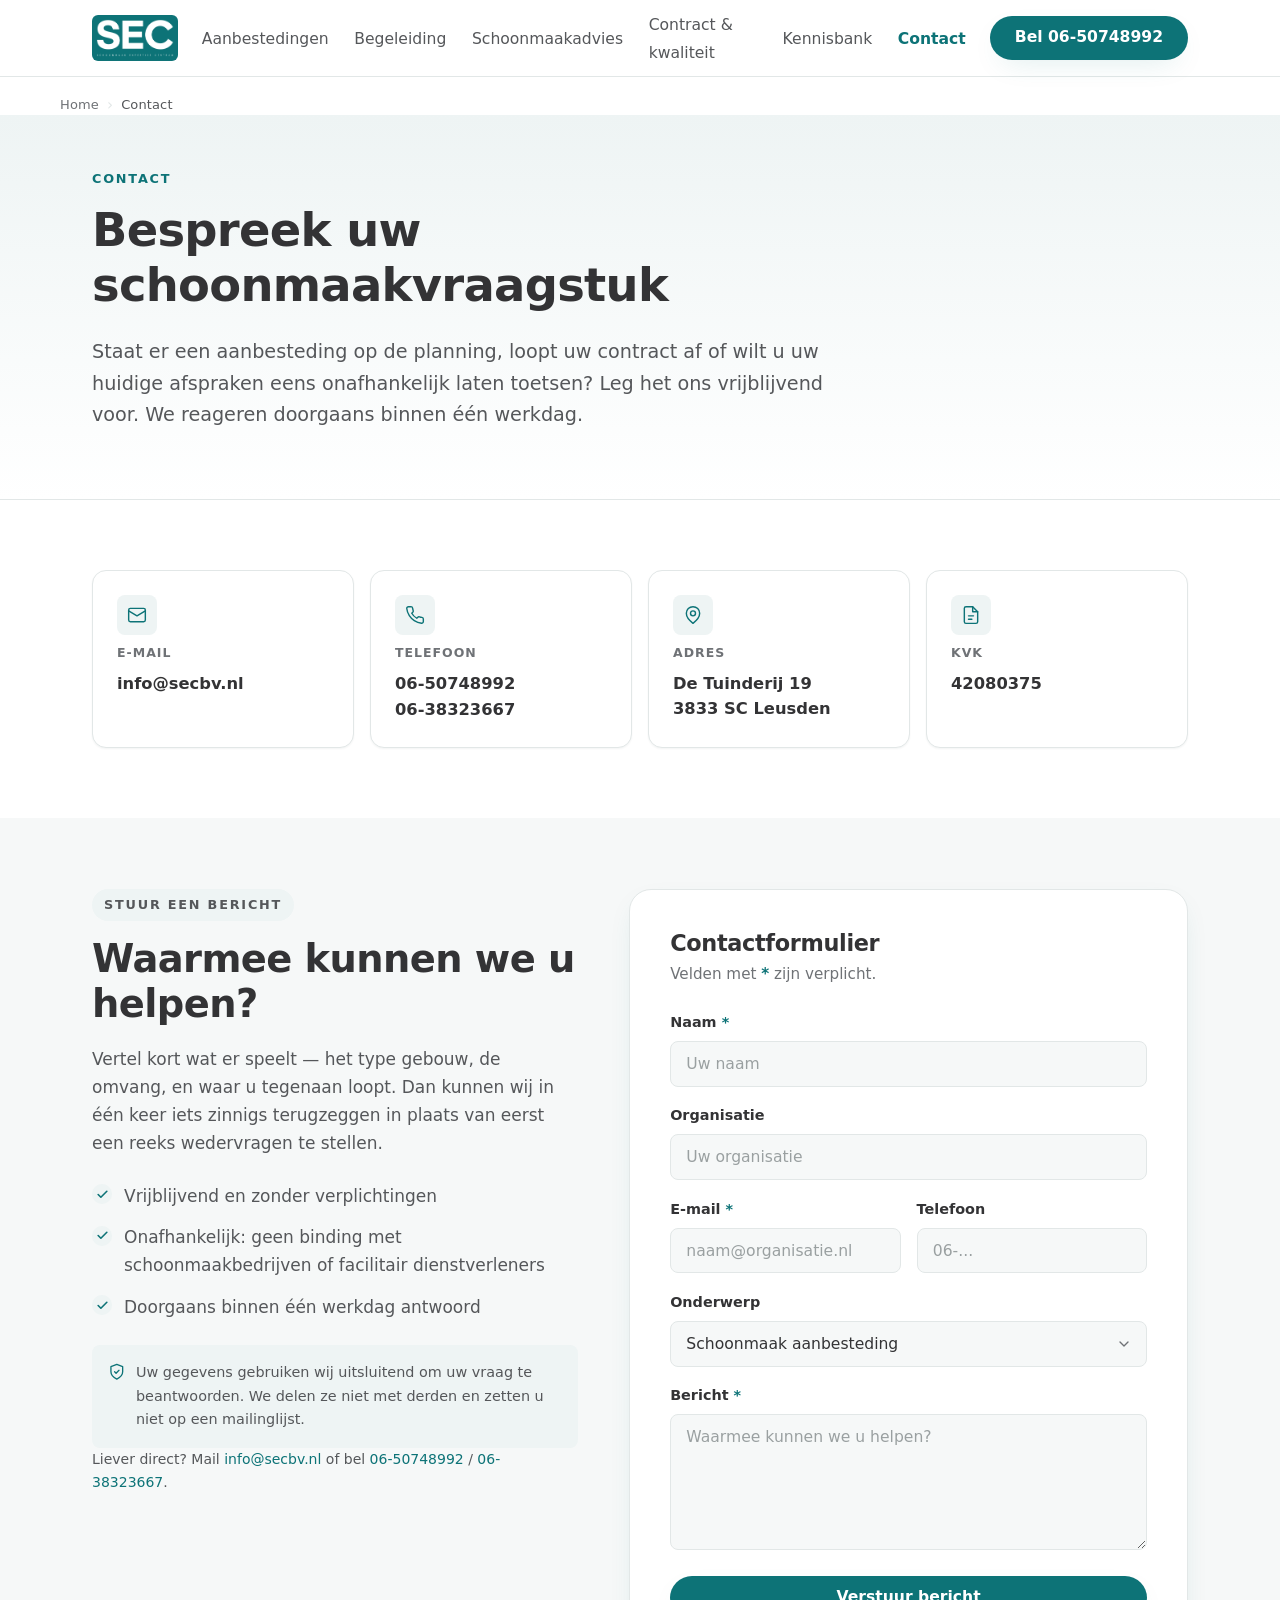
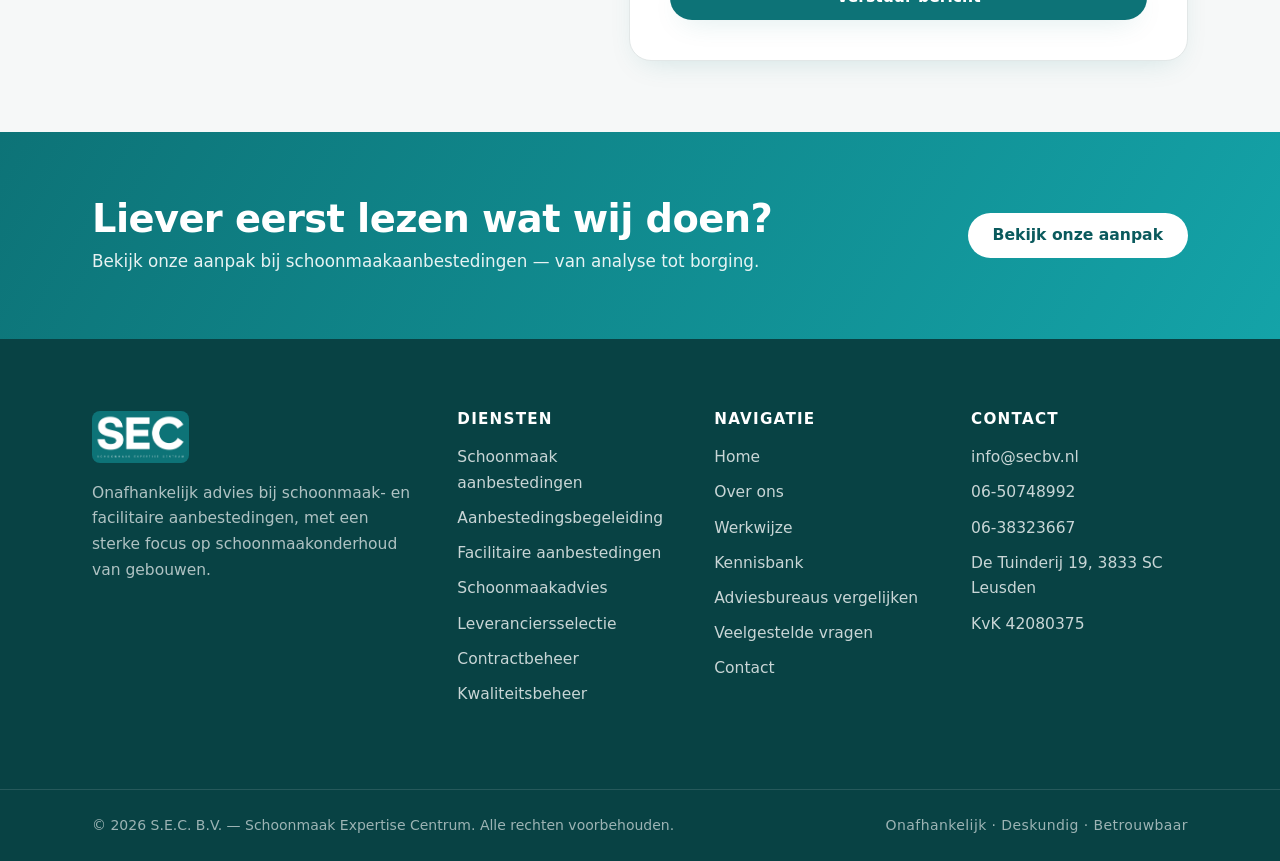
<file: contact/index.html>
<!DOCTYPE html>
<html lang="nl">
<head>
  <meta charset="UTF-8" />
  <meta name="viewport" content="width=device-width, initial-scale=1.0" />

  <title>Contact | S.E.C. B.V. — Schoonmaak Expertise Centrum</title>
  <meta name="description" content="Neem contact op met S.E.C. B.V. voor onafhankelijk advies bij schoonmaak- en facilitaire aanbestedingen. Bel 06-50748992, mail info@secbv.nl of gebruik het contactformulier." />
  <meta name="theme-color" content="#0D7377" />
  <meta name="robots" content="index, follow" />
  <meta name="author" content="S.E.C. B.V. — Schoonmaak Expertise Centrum" />
  <link rel="canonical" href="https://www.secbv.nl/contact/" />

  <meta name="geo.region" content="NL-UT" />
  <meta name="geo.placename" content="Leusden" />
  <meta name="ICBM" content="52.1300, 5.4300" />

  <meta property="og:type" content="website" />
  <meta property="og:locale" content="nl_NL" />
  <meta property="og:site_name" content="S.E.C. B.V. — Schoonmaak Expertise Centrum" />
  <meta property="og:title" content="Contact — S.E.C. B.V." />
  <meta property="og:description" content="Bespreek uw schoonmaak- of aanbestedingsvraagstuk vrijblijvend met S.E.C. B.V. We reageren doorgaans binnen één werkdag." />
  <meta property="og:url" content="https://www.secbv.nl/contact/" />
  <meta property="og:image" content="https://www.secbv.nl/assets/logo-sec.png" />
  <meta property="og:image:alt" content="Logo S.E.C. B.V. — Schoonmaak Expertise Centrum" />

  <meta name="twitter:card" content="summary_large_image" />
  <meta name="twitter:title" content="Contact — S.E.C. B.V." />
  <meta name="twitter:description" content="Bespreek uw schoonmaak- of aanbestedingsvraagstuk vrijblijvend met S.E.C. B.V." />
  <meta name="twitter:image" content="https://www.secbv.nl/assets/logo-sec.png" />

  <link rel="icon" type="image/png" href="/assets/logo-sec.png" />
  <link rel="apple-touch-icon" href="/assets/logo-sec.png" />
  <link rel="stylesheet" href="/styles.css?v=3" />

  <script type="application/ld+json">
  {
    "@context": "https://schema.org",
    "@type": "ContactPage",
    "@id": "https://www.secbv.nl/contact/#webpage",
    "url": "https://www.secbv.nl/contact/",
    "name": "Contact — S.E.C. B.V.",
    "description": "Contactgegevens en contactformulier van S.E.C. B.V., onafhankelijk adviesbureau voor schoonmaak- en facilitaire aanbestedingen.",
    "inLanguage": "nl-NL",
    "isPartOf": { "@id": "https://www.secbv.nl/#website" },
    "about": { "@id": "https://www.secbv.nl/#organisatie" }
  }
  </script>

  <script type="application/ld+json">
  {
    "@context": "https://schema.org",
    "@type": "BreadcrumbList",
    "itemListElement": [
      { "@type": "ListItem", "position": 1, "name": "Home", "item": "https://www.secbv.nl/" },
      { "@type": "ListItem", "position": 2, "name": "Contact", "item": "https://www.secbv.nl/contact/" }
    ]
  }
  </script>
</head>

<body>
  <a class="skip-link" href="#main">Direct naar de inhoud</a>

  <header class="site-header" id="top">
    <div class="container header-inner">
      <a class="brand" href="/" aria-label="S.E.C. B.V. Schoonmaak Expertise Centrum — naar de homepage">
        <img src="/assets/logo-sec.png" alt="S.E.C. B.V. Schoonmaak Expertise Centrum" class="brand-logo" width="120" height="64" fetchpriority="high" decoding="async" />
      </a>

      <nav class="nav" id="primary-nav" aria-label="Hoofdnavigatie">
        <ul class="nav-list">
          <li><a href="/schoonmaak-aanbestedingen/">Aanbestedingen</a></li>
          <li><a href="/aanbestedingsbegeleiding-schoonmaak/">Begeleiding</a></li>
          <li><a href="/schoonmaakadvies/">Schoonmaakadvies</a></li>
          <li><a href="/contractbeheer-schoonmaak/">Contract &amp; kwaliteit</a></li>
          <li><a href="/kennisbank/">Kennisbank</a></li>
          <li><a href="/contact/" aria-current="page">Contact</a></li>
        </ul>
        <a href="mailto:info@secbv.nl" class="btn btn-primary nav-cta-mobile">Mail S.E.C. direct</a>
      </nav>

      <a href="tel:+31650748992" class="btn btn-primary header-cta">Bel 06-50748992</a>

      <button class="nav-toggle" id="nav-toggle" aria-expanded="false" aria-controls="primary-nav" aria-label="Menu openen">
        <span></span><span></span><span></span>
      </button>
    </div>
  </header>

  <main id="main">

    <nav class="breadcrumb container" aria-label="Kruimelpad">
      <ol>
        <li><a href="/">Home</a></li>
        <li><span aria-current="page">Contact</span></li>
      </ol>
    </nav>

    <section class="page-hero" aria-labelledby="page-title">
      <div class="container">
        <p class="eyebrow">Contact</p>
        <h1 id="page-title">Bespreek uw schoonmaak&shy;vraagstuk</h1>
        <p class="page-hero-lead">
          Staat er een aanbesteding op de planning, loopt uw contract af of wilt u uw
          huidige afspraken eens onafhankelijk laten toetsen? Leg het ons vrijblijvend
          voor. We reageren doorgaans binnen één werkdag.
        </p>
      </div>
    </section>

    <section class="section">
      <div class="container">

        <ul class="contact-cards" aria-label="Contactgegevens">
          <li>
            <span class="contact-card-icon" aria-hidden="true">
              <svg viewBox="0 0 24 24" fill="none" stroke="currentColor" stroke-width="1.7" stroke-linecap="round" stroke-linejoin="round"><rect x="2" y="4" width="20" height="16" rx="2"/><path d="m22 7-10 6L2 7"/></svg>
            </span>
            <span class="contact-card-label">E-mail</span>
            <span class="contact-card-value"><a href="mailto:info@secbv.nl">info@secbv.nl</a></span>
          </li>

          <li>
            <span class="contact-card-icon" aria-hidden="true">
              <svg viewBox="0 0 24 24" fill="none" stroke="currentColor" stroke-width="1.7" stroke-linecap="round" stroke-linejoin="round"><path d="M22 16.92v3a2 2 0 0 1-2.18 2 19.79 19.79 0 0 1-8.63-3.07 19.5 19.5 0 0 1-6-6 19.79 19.79 0 0 1-3.07-8.67A2 2 0 0 1 4.11 2h3a2 2 0 0 1 2 1.72c.13.96.36 1.9.7 2.81a2 2 0 0 1-.45 2.11L8.09 9.91a16 16 0 0 0 6 6l1.27-1.27a2 2 0 0 1 2.11-.45c.91.34 1.85.57 2.81.7A2 2 0 0 1 22 16.92z"/></svg>
            </span>
            <span class="contact-card-label">Telefoon</span>
            <span class="contact-card-value">
              <a class="stacked" href="tel:+31650748992">06-50748992</a>
              <a class="stacked" href="tel:+31638323667">06-38323667</a>
            </span>
          </li>

          <li>
            <span class="contact-card-icon" aria-hidden="true">
              <svg viewBox="0 0 24 24" fill="none" stroke="currentColor" stroke-width="1.7" stroke-linecap="round" stroke-linejoin="round"><path d="M20 10c0 6-8 12-8 12s-8-6-8-12a8 8 0 0 1 16 0z"/><circle cx="12" cy="10" r="3"/></svg>
            </span>
            <span class="contact-card-label">Adres</span>
            <address class="contact-card-value">De Tuinderij 19<br />3833 SC Leusden</address>
          </li>

          <li>
            <span class="contact-card-icon" aria-hidden="true">
              <svg viewBox="0 0 24 24" fill="none" stroke="currentColor" stroke-width="1.7" stroke-linecap="round" stroke-linejoin="round"><path d="M14 2H6a2 2 0 0 0-2 2v16a2 2 0 0 0 2 2h12a2 2 0 0 0 2-2V8z"/><path d="M14 2v6h6"/><path d="M9 13h6"/><path d="M9 17h4"/></svg>
            </span>
            <span class="contact-card-label">KvK</span>
            <span class="contact-card-value">42080375</span>
          </li>
        </ul>

      </div>
    </section>

    <section class="section section-alt" aria-labelledby="form-title">
      <div class="container contact-layout">

        <div class="contact-intro">
          <p class="section-eyebrow">Stuur een bericht</p>
          <h2 id="form-title">Waarmee kunnen we u helpen?</h2>
          <p>
            Vertel kort wat er speelt — het type gebouw, de omvang, en waar u tegenaan
            loopt. Dan kunnen wij in één keer iets zinnigs terugzeggen in plaats van eerst
            een reeks wedervragen te stellen.
          </p>

          <ul class="check-list">
            <li>Vrijblijvend en zonder verplichtingen</li>
            <li>Onafhankelijk: geen binding met schoonmaakbedrijven of facilitair dienstverleners</li>
            <li>Doorgaans binnen één werkdag antwoord</li>
          </ul>

          <div class="contact-assurance">
            <svg viewBox="0 0 24 24" aria-hidden="true" fill="none" stroke="currentColor" stroke-width="1.8" stroke-linecap="round" stroke-linejoin="round"><path d="M12 22s8-4 8-10V5l-8-3-8 3v7c0 6 8 10 8 10z"/><path d="m9 12 2 2 4-4"/></svg>
            <p>
              Uw gegevens gebruiken wij uitsluitend om uw vraag te beantwoorden. We delen
              ze niet met derden en zetten u niet op een mailinglijst.
            </p>
          </div>

          <p class="contact-card-note">
            Liever direct? Mail <a href="mailto:info@secbv.nl">info@secbv.nl</a> of bel
            <a href="tel:+31650748992">06-50748992</a> / <a href="tel:+31638323667">06-38323667</a>.
          </p>
        </div>

        <div class="contact-form-panel">
          <h2>Contactformulier</h2>
          <p>Velden met <span class="req">*</span> zijn verplicht.</p>

          <form class="contact-form" id="contact-form" name="contact" action="/api/contact.php" method="POST">
            <!-- Honeypot tegen spam: door mensen onzichtbaar, door bots vaak ingevuld -->
            <div class="hidden" aria-hidden="true" style="position:absolute;left:-9999px;">
              <label>Laat dit veld leeg <input type="text" name="website" tabindex="-1" autocomplete="off" /></label>
            </div>

            <div class="form-row">
              <label for="naam">Naam <span class="req" aria-hidden="true">*</span></label>
              <input type="text" id="naam" name="naam" autocomplete="name" placeholder="Uw naam" required />
            </div>
            <div class="form-row">
              <label for="organisatie">Organisatie</label>
              <input type="text" id="organisatie" name="organisatie" autocomplete="organization" placeholder="Uw organisatie" />
            </div>
            <div class="form-row form-row-split">
              <div>
                <label for="email">E-mail <span class="req" aria-hidden="true">*</span></label>
                <input type="email" id="email" name="email" autocomplete="email" placeholder="naam@organisatie.nl" required />
              </div>
              <div>
                <label for="telefoon">Telefoon</label>
                <input type="tel" id="telefoon" name="telefoon" autocomplete="tel" placeholder="06-..." />
              </div>
            </div>
            <div class="form-row">
              <label for="onderwerp">Onderwerp</label>
              <select id="onderwerp" name="onderwerp">
                <option value="Schoonmaak aanbesteding">Schoonmaak aanbesteding</option>
                <option value="Aanbestedingsbegeleiding">Aanbestedingsbegeleiding</option>
                <option value="Facilitaire aanbesteding">Facilitaire aanbesteding</option>
                <option value="Schoonmaakadvies">Schoonmaakadvies</option>
                <option value="Leveranciersselectie">Leveranciersselectie</option>
                <option value="Contractbeheer">Contractbeheer</option>
                <option value="Kwaliteitsbeheer">Kwaliteitsbeheer</option>
                <option value="Kennismaking">Kennismaking</option>
                <option value="Overig">Overig</option>
              </select>
            </div>
            <div class="form-row">
              <label for="bericht">Bericht <span class="req" aria-hidden="true">*</span></label>
              <textarea id="bericht" name="bericht" rows="6" placeholder="Waarmee kunnen we u helpen?" required></textarea>
            </div>
            <p id="form-status" role="status" aria-live="polite" class="form-status" hidden></p>
            <button type="submit" id="submit-btn" class="btn btn-primary btn-block">
              <span id="submit-label">Verstuur bericht</span>
            </button>
          </form>
        </div>

      </div>
    </section>

    <section class="cta-band" aria-labelledby="cta-title">
      <div class="container cta-inner">
        <div>
          <h2 id="cta-title">Liever eerst lezen wat wij doen?</h2>
          <p>Bekijk onze aanpak bij schoonmaakaanbestedingen — van analyse tot borging.</p>
        </div>
        <a href="/schoonmaak-aanbestedingen/" class="btn btn-light">Bekijk onze aanpak</a>
      </div>
    </section>
  </main>

  <footer class="site-footer">
    <div class="container footer-inner">
      <div class="footer-brand">
        <img src="/assets/logo-sec.png" alt="S.E.C. B.V. Schoonmaak Expertise Centrum" class="footer-logo" width="120" height="64" loading="lazy" />
        <p>Onafhankelijk advies bij schoonmaak- en facilitaire aanbestedingen, met een sterke focus op schoonmaakonderhoud van gebouwen.</p>
      </div>

      <nav class="footer-nav" aria-label="Diensten">
        <h3>Diensten</h3>
        <ul>
          <li><a href="/schoonmaak-aanbestedingen/">Schoonmaak aanbestedingen</a></li>
          <li><a href="/aanbestedingsbegeleiding-schoonmaak/">Aanbestedingsbegeleiding</a></li>
          <li><a href="/facilitaire-aanbestedingen/">Facilitaire aanbestedingen</a></li>
          <li><a href="/schoonmaakadvies/">Schoonmaakadvies</a></li>
          <li><a href="/leveranciersselectie-schoonmaak/">Leveranciersselectie</a></li>
          <li><a href="/contractbeheer-schoonmaak/">Contractbeheer</a></li>
          <li><a href="/kwaliteitsbeheer-schoonmaak/">Kwaliteitsbeheer</a></li>
        </ul>
      </nav>

      <nav class="footer-nav" aria-label="Footernavigatie">
        <h3>Navigatie</h3>
        <ul>
          <li><a href="/">Home</a></li>
          <li><a href="/#over">Over ons</a></li>
          <li><a href="/#werkwijze">Werkwijze</a></li>
          <li><a href="/kennisbank/">Kennisbank</a></li>
          <li><a href="/vergelijk-schoonmaakadviesbureaus/">Adviesbureaus vergelijken</a></li>
          <li><a href="/#faq">Veelgestelde vragen</a></li>
          <li><a href="/contact/">Contact</a></li>
        </ul>
      </nav>

      <div class="footer-contact">
        <h3>Contact</h3>
        <ul>
          <li><a href="mailto:info@secbv.nl">info@secbv.nl</a></li>
          <li><a href="tel:+31650748992">06-50748992</a></li>
          <li><a href="tel:+31638323667">06-38323667</a></li>
          <li>De Tuinderij 19, 3833 SC Leusden</li>
          <li>KvK 42080375</li>
        </ul>
      </div>
    </div>

    <div class="footer-bottom">
      <div class="container footer-bottom-inner">
        <p>&copy; <span id="year">2026</span> S.E.C. B.V. — Schoonmaak Expertise Centrum. Alle rechten voorbehouden.</p>
        <p class="footer-tagline">Onafhankelijk · Deskundig · Betrouwbaar</p>
      </div>
    </div>
  </footer>

  <script src="/script.js?v=3" defer></script>
</body>
</html>
</file>
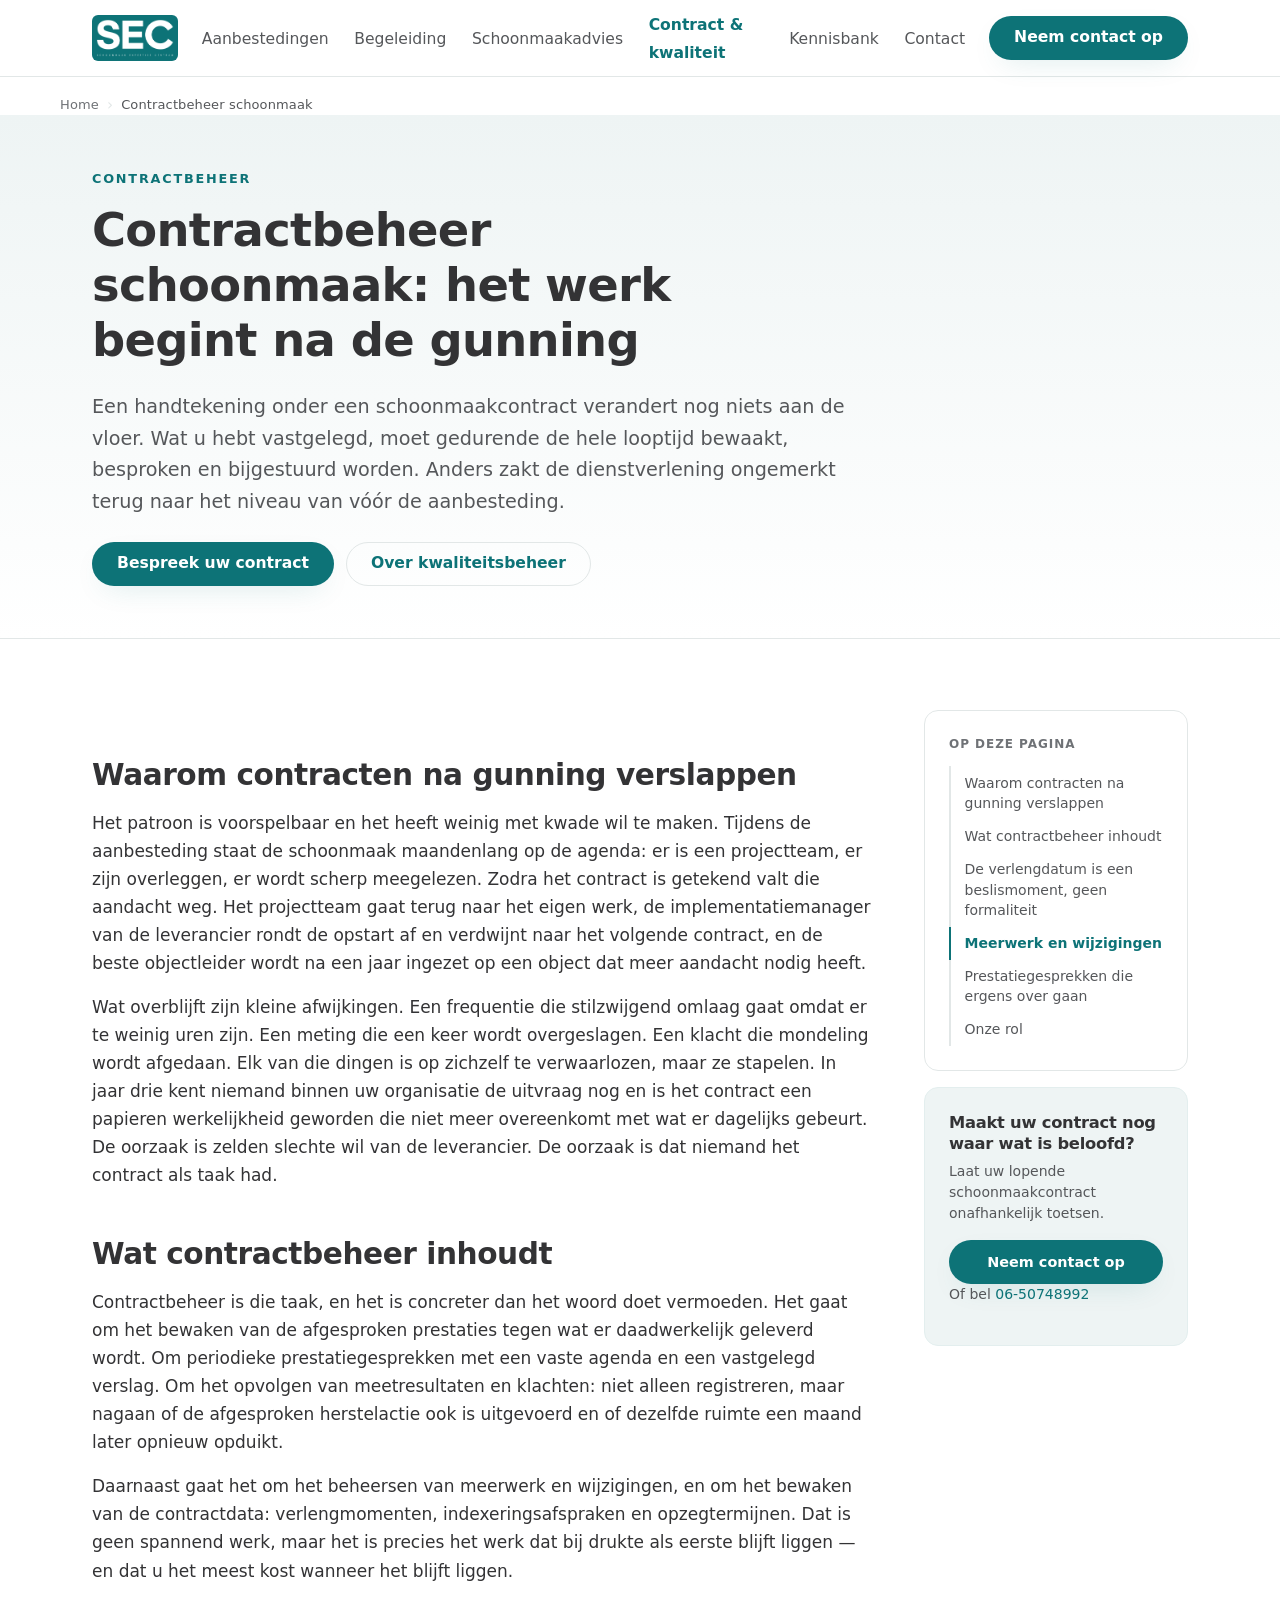
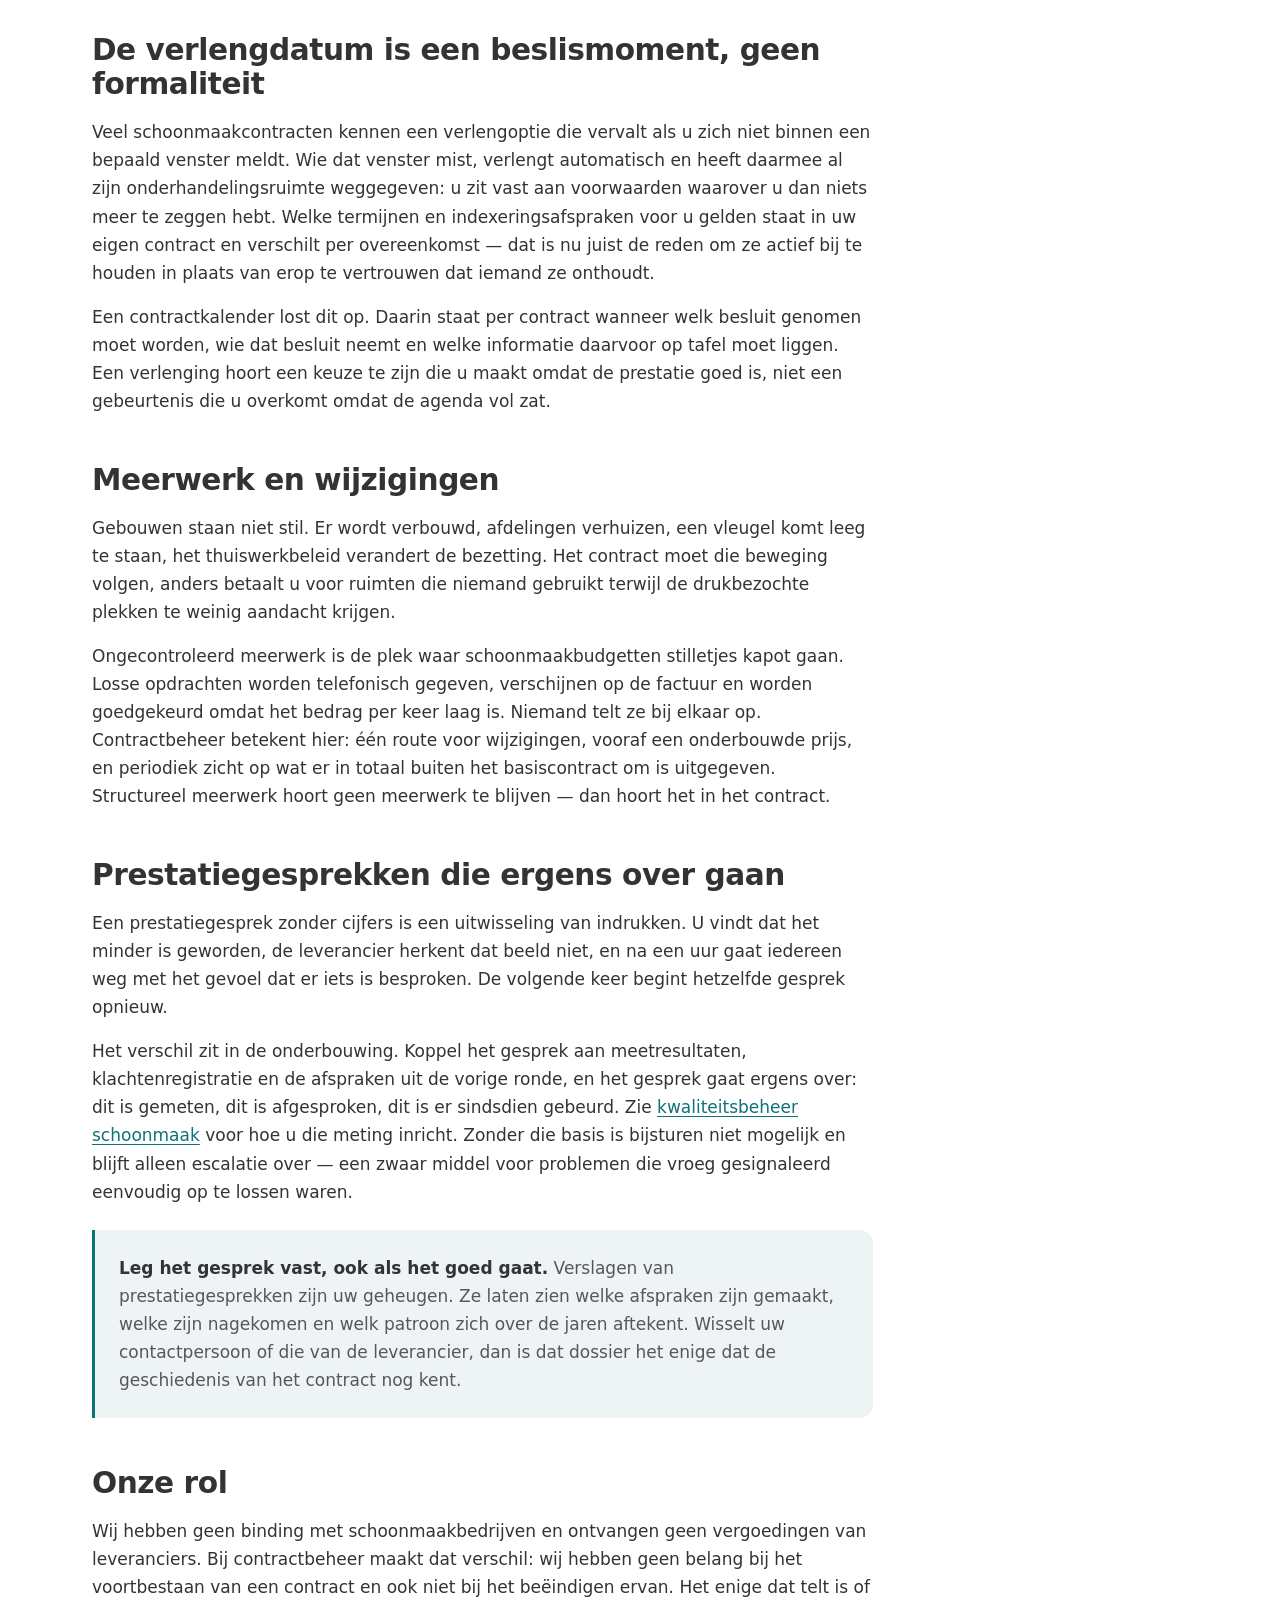
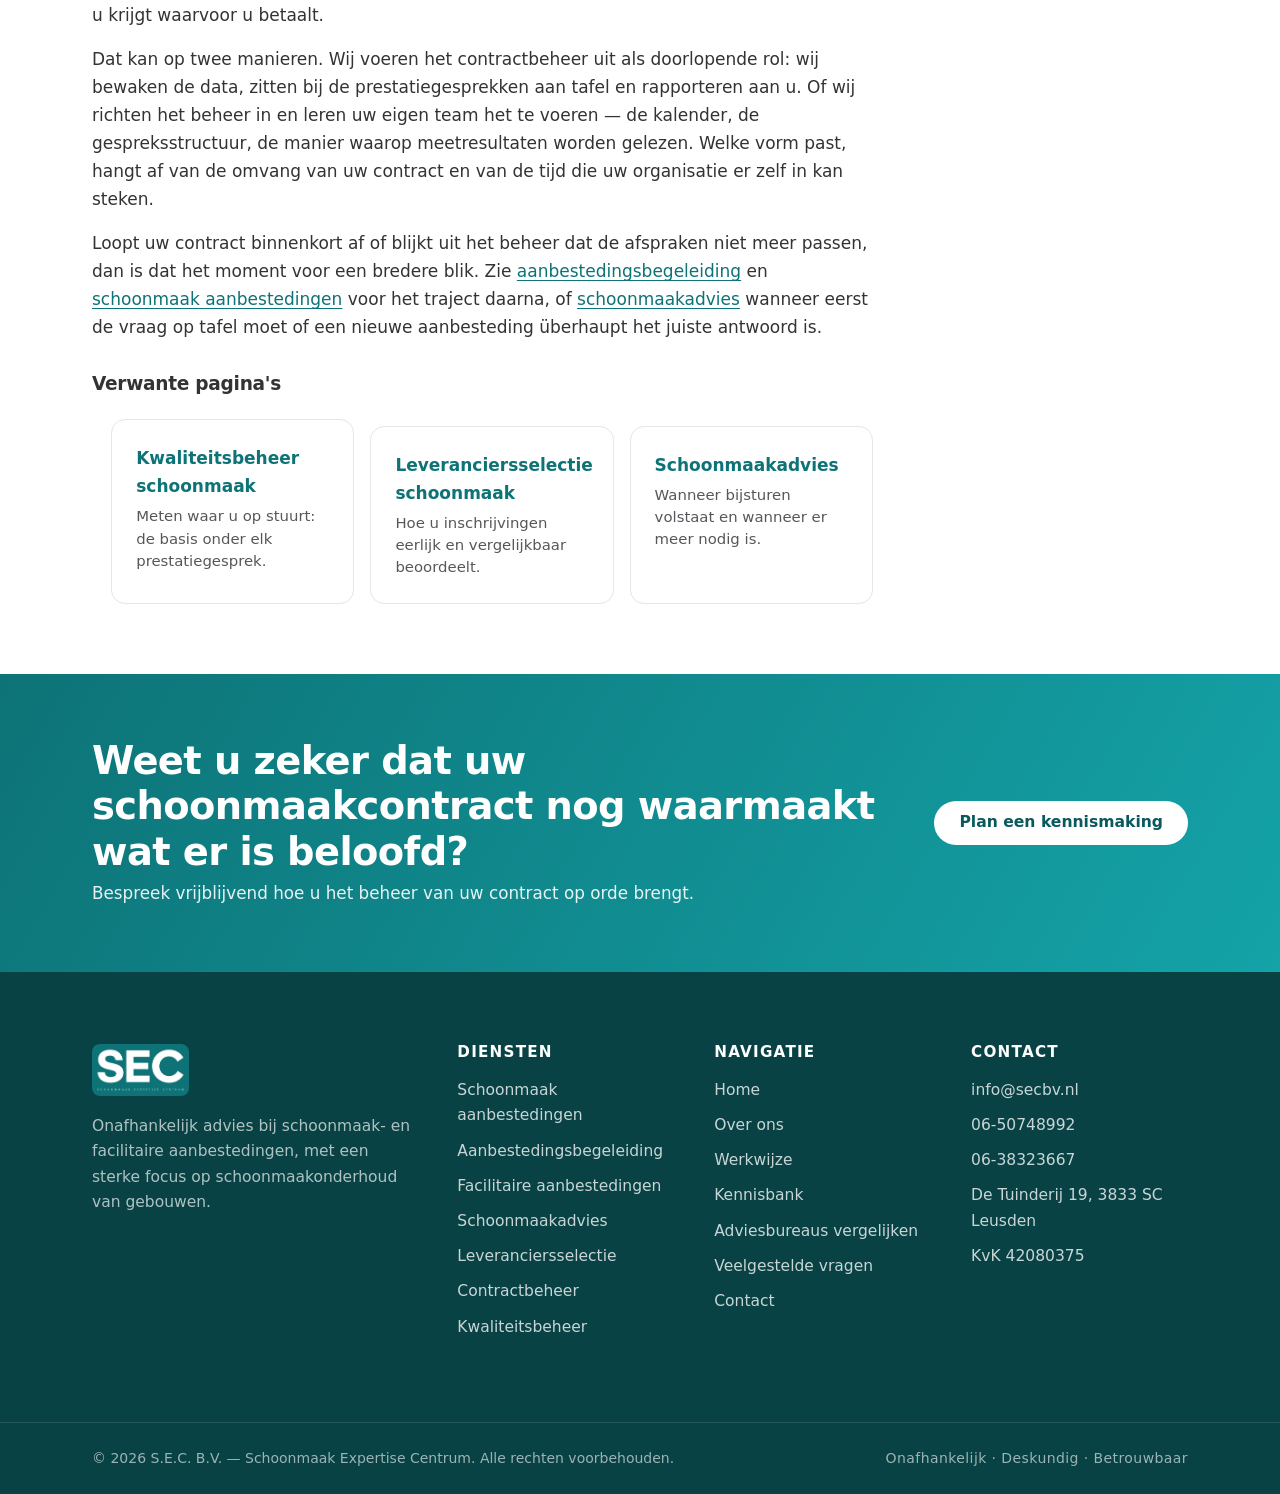
<file: contractbeheer-schoonmaak/index.html>
<!DOCTYPE html>
<html lang="nl">
<head>
  <meta charset="UTF-8" />
  <meta name="viewport" content="width=device-width, initial-scale=1.0" />

  <title>Contractbeheer schoonmaak: grip na de gunning | S.E.C. B.V.</title>
  <meta name="description" content="Een schoonmaakcontract levert pas resultaat als de afspraken worden nagekomen. Over contractbeheer, prestatiegesprekken, bijsturen en het voorkomen van stille kwaliteitsdaling." />
  <meta name="theme-color" content="#0D7377" />
  <meta name="robots" content="index, follow" />
  <meta name="author" content="S.E.C. B.V. — Schoonmaak Expertise Centrum" />
  <link rel="canonical" href="https://www.secbv.nl/contractbeheer-schoonmaak/" />

  <meta property="og:type" content="article" />
  <meta property="og:locale" content="nl_NL" />
  <meta property="og:site_name" content="S.E.C. B.V. — Schoonmaak Expertise Centrum" />
  <meta property="og:title" content="Contractbeheer schoonmaak: grip na de gunning" />
  <meta property="og:description" content="Over contractbeheer, prestatiegesprekken, bijsturen en het voorkomen van stille kwaliteitsdaling." />
  <meta property="og:url" content="https://www.secbv.nl/contractbeheer-schoonmaak/" />
  <meta property="og:image" content="https://www.secbv.nl/assets/logo-sec.png" />
  <meta property="og:image:alt" content="Logo S.E.C. B.V. — Schoonmaak Expertise Centrum" />

  <meta name="twitter:card" content="summary_large_image" />
  <meta name="twitter:title" content="Contractbeheer schoonmaak: grip na de gunning" />
  <meta name="twitter:description" content="Over contractbeheer, prestatiegesprekken, bijsturen en het voorkomen van stille kwaliteitsdaling." />
  <meta name="twitter:image" content="https://www.secbv.nl/assets/logo-sec.png" />

  <link rel="icon" type="image/png" href="/assets/logo-sec.png" />
  <link rel="apple-touch-icon" href="/assets/logo-sec.png" />
  <link rel="stylesheet" href="/styles.css?v=3" />

  <script type="application/ld+json">
  {
    "@context": "https://schema.org",
    "@type": "WebPage",
    "@id": "https://www.secbv.nl/contractbeheer-schoonmaak/#webpage",
    "url": "https://www.secbv.nl/contractbeheer-schoonmaak/",
    "name": "Contractbeheer schoonmaak",
    "description": "Een schoonmaakcontract levert pas resultaat als de afspraken worden nagekomen. Over contractbeheer, prestatiegesprekken, bijsturen en het voorkomen van stille kwaliteitsdaling.",
    "inLanguage": "nl-NL",
    "isPartOf": { "@id": "https://www.secbv.nl/#website" },
    "about": { "@id": "https://www.secbv.nl/#organisatie" }
  }
  </script>

  <script type="application/ld+json">
  {
    "@context": "https://schema.org",
    "@type": "BreadcrumbList",
    "itemListElement": [
      { "@type": "ListItem", "position": 1, "name": "Home", "item": "https://www.secbv.nl/" },
      { "@type": "ListItem", "position": 2, "name": "Contractbeheer schoonmaak", "item": "https://www.secbv.nl/contractbeheer-schoonmaak/" }
    ]
  }
  </script>
</head>

<body>
  <a class="skip-link" href="#main">Direct naar de inhoud</a>

  <header class="site-header" id="top">
    <div class="container header-inner">
      <a class="brand" href="/" aria-label="S.E.C. B.V. Schoonmaak Expertise Centrum — naar de homepage">
        <img src="/assets/logo-sec.png" alt="S.E.C. B.V. Schoonmaak Expertise Centrum" class="brand-logo" width="120" height="64" fetchpriority="high" decoding="async" />
      </a>

      <nav class="nav" id="primary-nav" aria-label="Hoofdnavigatie">
        <ul class="nav-list">
          <li><a href="/schoonmaak-aanbestedingen/">Aanbestedingen</a></li>
          <li><a href="/aanbestedingsbegeleiding-schoonmaak/">Begeleiding</a></li>
          <li><a href="/schoonmaakadvies/">Schoonmaakadvies</a></li>
          <li><a href="/contractbeheer-schoonmaak/" aria-current="page">Contract &amp; kwaliteit</a></li>
          <li><a href="/kennisbank/">Kennisbank</a></li>
          <li><a href="/contact/">Contact</a></li>
        </ul>
        <a href="/contact/" class="btn btn-primary nav-cta-mobile">Neem contact op</a>
      </nav>

      <a href="/contact/" class="btn btn-primary header-cta">Neem contact op</a>

      <button class="nav-toggle" id="nav-toggle" aria-expanded="false" aria-controls="primary-nav" aria-label="Menu openen">
        <span></span><span></span><span></span>
      </button>
    </div>
  </header>

  <main id="main">

    <nav class="breadcrumb container" aria-label="Kruimelpad">
      <ol>
        <li><a href="/">Home</a></li>
        <li><span aria-current="page">Contractbeheer schoonmaak</span></li>
      </ol>
    </nav>

    <section class="page-hero" aria-labelledby="page-title">
      <div class="container">
        <p class="eyebrow">Contractbeheer</p>
        <h1 id="page-title">Contractbeheer schoonmaak: het werk begint na de gunning</h1>
        <p class="page-hero-lead">
          Een handtekening onder een schoonmaakcontract verandert nog niets aan de vloer.
          Wat u hebt vastgelegd, moet gedurende de hele looptijd bewaakt, besproken en
          bijgestuurd worden. Anders zakt de dienstverlening ongemerkt terug naar het
          niveau van vóór de aanbesteding.
        </p>
        <div class="page-hero-actions">
          <a href="/contact/" class="btn btn-primary">Bespreek uw contract</a>
          <a href="/kwaliteitsbeheer-schoonmaak/" class="btn btn-ghost">Over kwaliteitsbeheer</a>
        </div>
      </div>
    </section>

    <section class="section">
      <div class="container page-layout">
        <div class="prose">

        <h2>Waarom contracten na gunning verslappen</h2>
        <p>
          Het patroon is voorspelbaar en het heeft weinig met kwade wil te maken. Tijdens de
          aanbesteding staat de schoonmaak maandenlang op de agenda: er is een projectteam,
          er zijn overleggen, er wordt scherp meegelezen. Zodra het contract is getekend
          valt die aandacht weg. Het projectteam gaat terug naar het eigen werk, de
          implementatiemanager van de leverancier rondt de opstart af en verdwijnt naar het
          volgende contract, en de beste objectleider wordt na een jaar ingezet op een
          object dat meer aandacht nodig heeft.
        </p>
        <p>
          Wat overblijft zijn kleine afwijkingen. Een frequentie die stilzwijgend omlaag
          gaat omdat er te weinig uren zijn. Een meting die een keer wordt overgeslagen. Een
          klacht die mondeling wordt afgedaan. Elk van die dingen is op zichzelf te
          verwaarlozen, maar ze stapelen. In jaar drie kent niemand binnen uw organisatie de
          uitvraag nog en is het contract een papieren werkelijkheid geworden die niet meer
          overeenkomt met wat er dagelijks gebeurt. De oorzaak is zelden slechte wil van de
          leverancier. De oorzaak is dat niemand het contract als taak had.
        </p>

        <h2>Wat contractbeheer inhoudt</h2>
        <p>
          Contractbeheer is die taak, en het is concreter dan het woord doet vermoeden. Het
          gaat om het bewaken van de afgesproken prestaties tegen wat er daadwerkelijk
          geleverd wordt. Om periodieke prestatiegesprekken met een vaste agenda en een
          vastgelegd verslag. Om het opvolgen van meetresultaten en klachten: niet alleen
          registreren, maar nagaan of de afgesproken herstelactie ook is uitgevoerd en of
          dezelfde ruimte een maand later opnieuw opduikt.
        </p>
        <p>
          Daarnaast gaat het om het beheersen van meerwerk en wijzigingen, en om het bewaken
          van de contractdata: verlengmomenten, indexeringsafspraken en opzegtermijnen. Dat
          is geen spannend werk, maar het is precies het werk dat bij drukte als eerste
          blijft liggen — en dat u het meest kost wanneer het blijft liggen.
        </p>

        <h2>De verlengdatum is een beslismoment, geen formaliteit</h2>
        <p>
          Veel schoonmaakcontracten kennen een verlengoptie die vervalt als u zich niet
          binnen een bepaald venster meldt. Wie dat venster mist, verlengt automatisch en
          heeft daarmee al zijn onderhandelingsruimte weggegeven: u zit vast aan
          voorwaarden waarover u dan niets meer te zeggen hebt. Welke termijnen en
          indexeringsafspraken voor u gelden staat in uw eigen contract en verschilt per
          overeenkomst — dat is nu juist de reden om ze actief bij te houden in plaats van
          erop te vertrouwen dat iemand ze onthoudt.
        </p>
        <p>
          Een contractkalender lost dit op. Daarin staat per contract wanneer welk besluit
          genomen moet worden, wie dat besluit neemt en welke informatie daarvoor op tafel
          moet liggen. Een verlenging hoort een keuze te zijn die u maakt omdat de prestatie
          goed is, niet een gebeurtenis die u overkomt omdat de agenda vol zat.
        </p>

        <h2>Meerwerk en wijzigingen</h2>
        <p>
          Gebouwen staan niet stil. Er wordt verbouwd, afdelingen verhuizen, een vleugel
          komt leeg te staan, het thuiswerkbeleid verandert de bezetting. Het contract moet
          die beweging volgen, anders betaalt u voor ruimten die niemand gebruikt terwijl de
          drukbezochte plekken te weinig aandacht krijgen.
        </p>
        <p>
          Ongecontroleerd meerwerk is de plek waar schoonmaakbudgetten stilletjes kapot
          gaan. Losse opdrachten worden telefonisch gegeven, verschijnen op de factuur en
          worden goedgekeurd omdat het bedrag per keer laag is. Niemand telt ze bij elkaar
          op. Contractbeheer betekent hier: één route voor wijzigingen, vooraf een
          onderbouwde prijs, en periodiek zicht op wat er in totaal buiten het
          basiscontract om is uitgegeven. Structureel meerwerk hoort geen meerwerk te
          blijven — dan hoort het in het contract.
        </p>

        <h2>Prestatiegesprekken die ergens over gaan</h2>
        <p>
          Een prestatiegesprek zonder cijfers is een uitwisseling van indrukken. U vindt dat
          het minder is geworden, de leverancier herkent dat beeld niet, en na een uur gaat
          iedereen weg met het gevoel dat er iets is besproken. De volgende keer begint
          hetzelfde gesprek opnieuw.
        </p>
        <p>
          Het verschil zit in de onderbouwing. Koppel het gesprek aan meetresultaten,
          klachtenregistratie en de afspraken uit de vorige ronde, en het gesprek gaat
          ergens over: dit is gemeten, dit is afgesproken, dit is er sindsdien gebeurd. Zie
          <a href="/kwaliteitsbeheer-schoonmaak/">kwaliteitsbeheer schoonmaak</a> voor hoe u
          die meting inricht. Zonder die basis is bijsturen niet mogelijk en blijft alleen
          escalatie over — een zwaar middel voor problemen die vroeg gesignaleerd eenvoudig
          op te lossen waren.
        </p>
        <div class="callout">
          <p>
            <strong>Leg het gesprek vast, ook als het goed gaat.</strong> Verslagen van
            prestatiegesprekken zijn uw geheugen. Ze laten zien welke afspraken zijn gemaakt,
            welke zijn nagekomen en welk patroon zich over de jaren aftekent. Wisselt uw
            contactpersoon of die van de leverancier, dan is dat dossier het enige dat de
            geschiedenis van het contract nog kent.
          </p>
        </div>

        <h2>Onze rol</h2>
        <p>
          Wij hebben geen binding met schoonmaakbedrijven en ontvangen geen vergoedingen van
          leveranciers. Bij contractbeheer maakt dat verschil: wij hebben geen belang bij het
          voortbestaan van een contract en ook niet bij het beëindigen ervan. Het enige dat
          telt is of u krijgt waarvoor u betaalt.
        </p>
        <p>
          Dat kan op twee manieren. Wij voeren het contractbeheer uit als doorlopende rol:
          wij bewaken de data, zitten bij de prestatiegesprekken aan tafel en rapporteren aan
          u. Of wij richten het beheer in en leren uw eigen team het te voeren — de kalender,
          de gespreksstructuur, de manier waarop meetresultaten worden gelezen. Welke vorm
          past, hangt af van de omvang van uw contract en van de tijd die uw organisatie er
          zelf in kan steken.
        </p>
        <p>
          Loopt uw contract binnenkort af of blijkt uit het beheer dat de afspraken niet
          meer passen, dan is dat het moment voor een bredere blik. Zie
          <a href="/aanbestedingsbegeleiding-schoonmaak/">aanbestedingsbegeleiding</a> en
          <a href="/schoonmaak-aanbestedingen/">schoonmaak aanbestedingen</a> voor het traject
          daarna, of <a href="/schoonmaakadvies/">schoonmaakadvies</a> wanneer eerst de vraag
          op tafel moet of een nieuwe aanbesteding überhaupt het juiste antwoord is.
        </p>

        <h3>Verwante pagina's</h3>
        <ul class="related">
          <li>
            <a href="/kwaliteitsbeheer-schoonmaak/">
              <span class="related-title">Kwaliteitsbeheer schoonmaak</span>
              <span class="related-desc">Meten waar u op stuurt: de basis onder elk prestatiegesprek.</span>
            </a>
          </li>
          <li>
            <a href="/leveranciersselectie-schoonmaak/">
              <span class="related-title">Leveranciersselectie schoonmaak</span>
              <span class="related-desc">Hoe u inschrijvingen eerlijk en vergelijkbaar beoordeelt.</span>
            </a>
          </li>
          <li>
            <a href="/schoonmaakadvies/">
              <span class="related-title">Schoonmaakadvies</span>
              <span class="related-desc">Wanneer bijsturen volstaat en wanneer er meer nodig is.</span>
            </a>
          </li>
        </ul>

        </div>

        <aside class="page-aside" aria-label="Paginanavigatie en contact">
          <nav class="toc" aria-label="Op deze pagina"></nav>

          <div class="aside-cta">
            <h2>Maakt uw contract nog waar wat is beloofd?</h2>
            <p>Laat uw lopende schoonmaakcontract onafhankelijk toetsen.</p>
            <a href="/contact/" class="btn btn-primary">Neem contact op</a>
            <p class="aside-cta-direct">Of bel <a href="tel:+31650748992">06-50748992</a></p>
          </div>
        </aside>
      </div>
    </section>

    <section class="cta-band" aria-labelledby="cta-title">
      <div class="container cta-inner">
        <div>
          <h2 id="cta-title">Weet u zeker dat uw schoonmaakcontract nog waarmaakt wat er is beloofd?</h2>
          <p>Bespreek vrijblijvend hoe u het beheer van uw contract op orde brengt.</p>
        </div>
        <a href="/contact/" class="btn btn-light">Plan een kennismaking</a>
      </div>
    </section>
  </main>

  <footer class="site-footer">
    <div class="container footer-inner">
      <div class="footer-brand">
        <img src="/assets/logo-sec.png" alt="S.E.C. B.V. Schoonmaak Expertise Centrum" class="footer-logo" width="120" height="64" loading="lazy" />
        <p>Onafhankelijk advies bij schoonmaak- en facilitaire aanbestedingen, met een sterke focus op schoonmaakonderhoud van gebouwen.</p>
      </div>

      <nav class="footer-nav" aria-label="Diensten">
        <h3>Diensten</h3>
        <ul>
          <li><a href="/schoonmaak-aanbestedingen/">Schoonmaak aanbestedingen</a></li>
          <li><a href="/aanbestedingsbegeleiding-schoonmaak/">Aanbestedingsbegeleiding</a></li>
          <li><a href="/facilitaire-aanbestedingen/">Facilitaire aanbestedingen</a></li>
          <li><a href="/schoonmaakadvies/">Schoonmaakadvies</a></li>
          <li><a href="/leveranciersselectie-schoonmaak/">Leveranciersselectie</a></li>
          <li><a href="/contractbeheer-schoonmaak/">Contractbeheer</a></li>
          <li><a href="/kwaliteitsbeheer-schoonmaak/">Kwaliteitsbeheer</a></li>
        </ul>
      </nav>

      <nav class="footer-nav" aria-label="Footernavigatie">
        <h3>Navigatie</h3>
        <ul>
          <li><a href="/">Home</a></li>
          <li><a href="/#over">Over ons</a></li>
          <li><a href="/#werkwijze">Werkwijze</a></li>
          <li><a href="/kennisbank/">Kennisbank</a></li>
          <li><a href="/vergelijk-schoonmaakadviesbureaus/">Adviesbureaus vergelijken</a></li>
          <li><a href="/#faq">Veelgestelde vragen</a></li>
          <li><a href="/contact/">Contact</a></li>
        </ul>
      </nav>

      <div class="footer-contact">
        <h3>Contact</h3>
        <ul>
          <li><a href="mailto:info@secbv.nl">info@secbv.nl</a></li>
          <li><a href="tel:+31650748992">06-50748992</a></li>
          <li><a href="tel:+31638323667">06-38323667</a></li>
          <li>De Tuinderij 19, 3833 SC Leusden</li>
          <li>KvK 42080375</li>
        </ul>
      </div>
    </div>

    <div class="footer-bottom">
      <div class="container footer-bottom-inner">
        <p>&copy; <span id="year">2026</span> S.E.C. B.V. — Schoonmaak Expertise Centrum. Alle rechten voorbehouden.</p>
        <p class="footer-tagline">Onafhankelijk · Deskundig · Betrouwbaar</p>
      </div>
    </div>
  </footer>

  <script src="/script.js?v=3" defer></script>
</body>
</html>
</file>
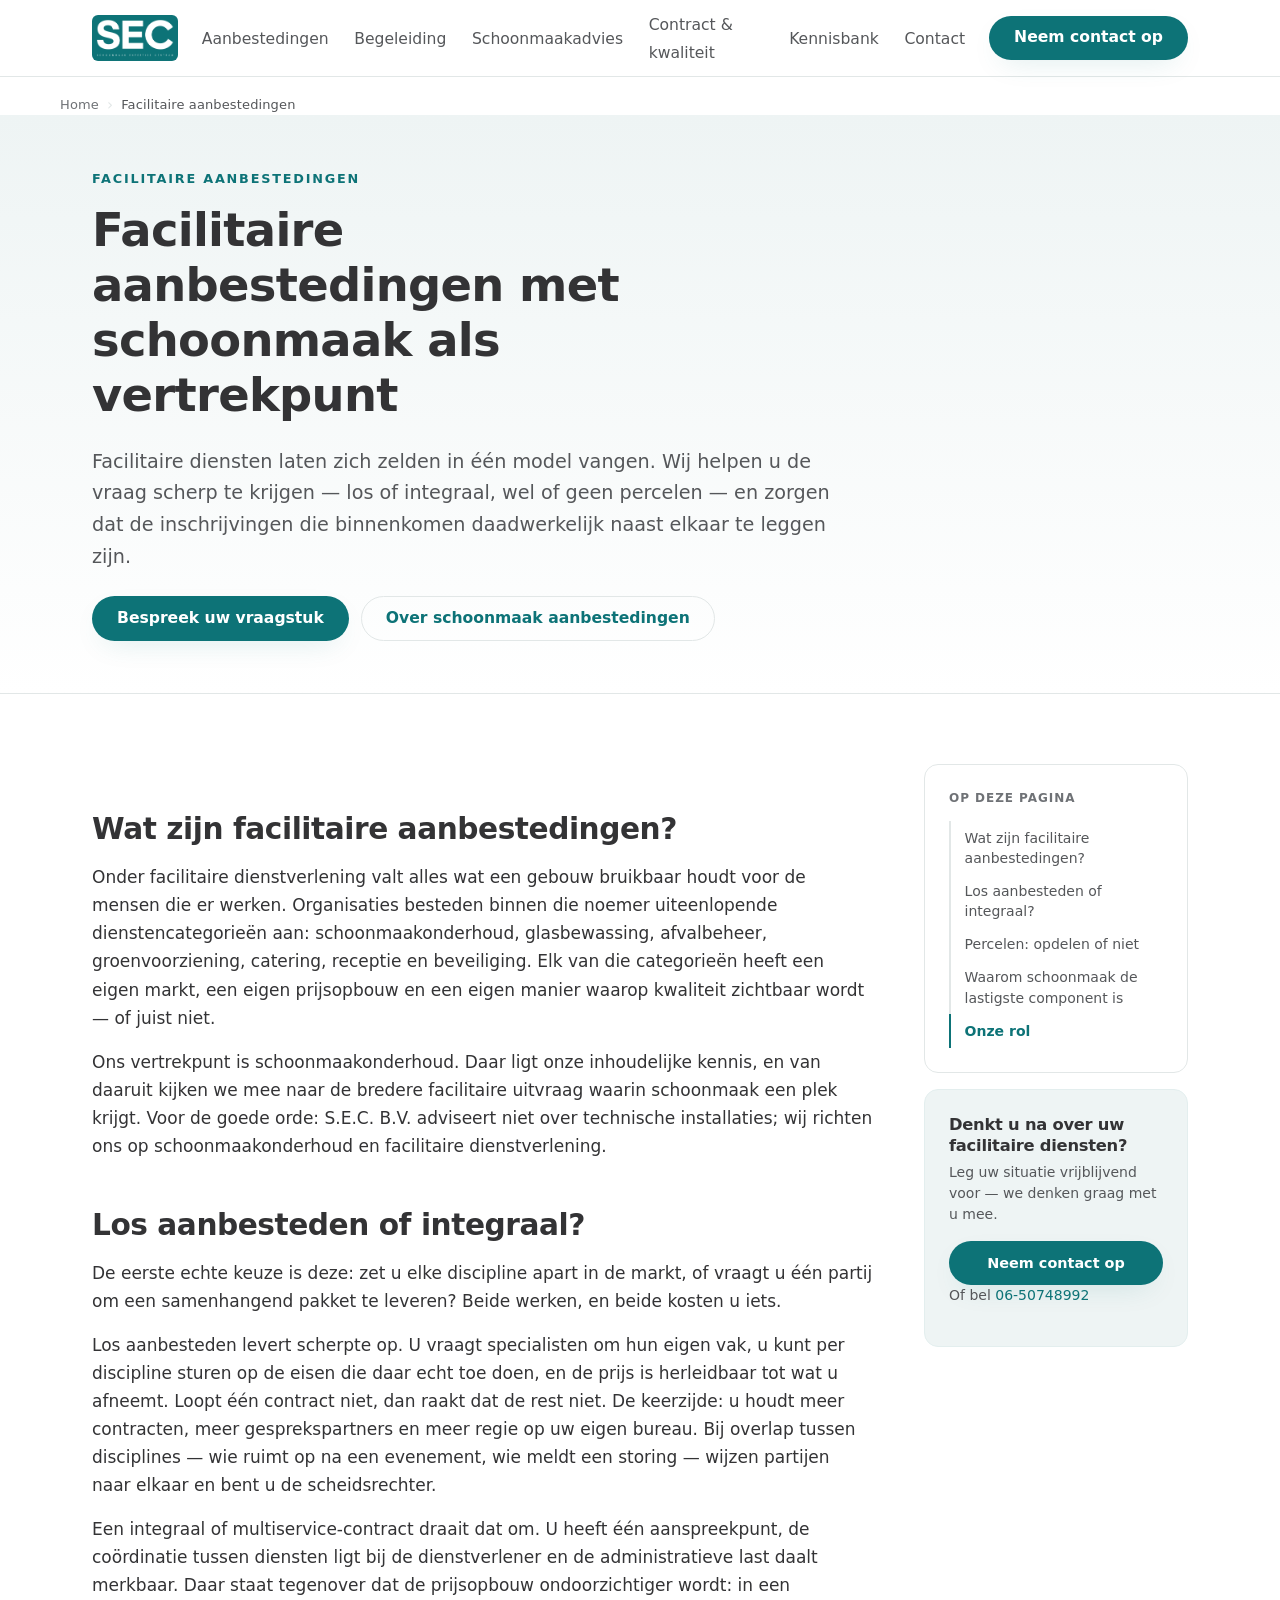
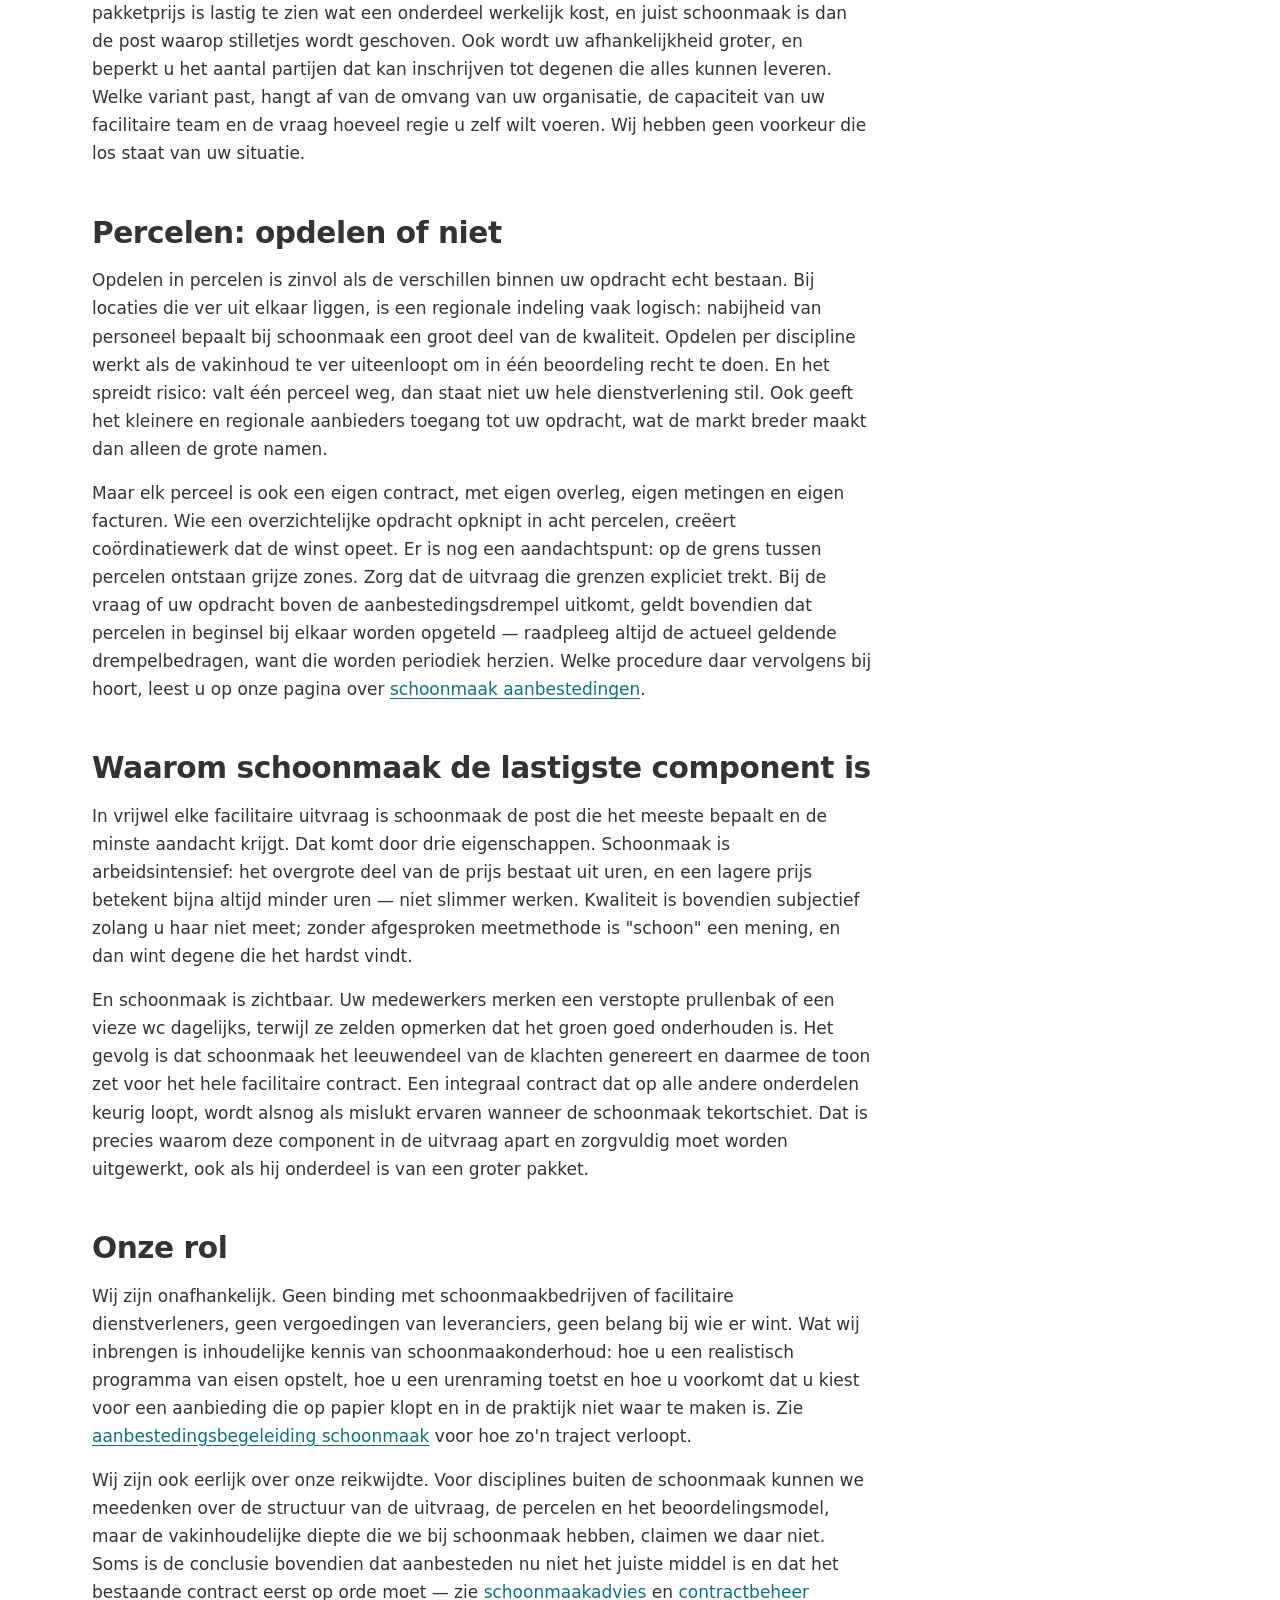
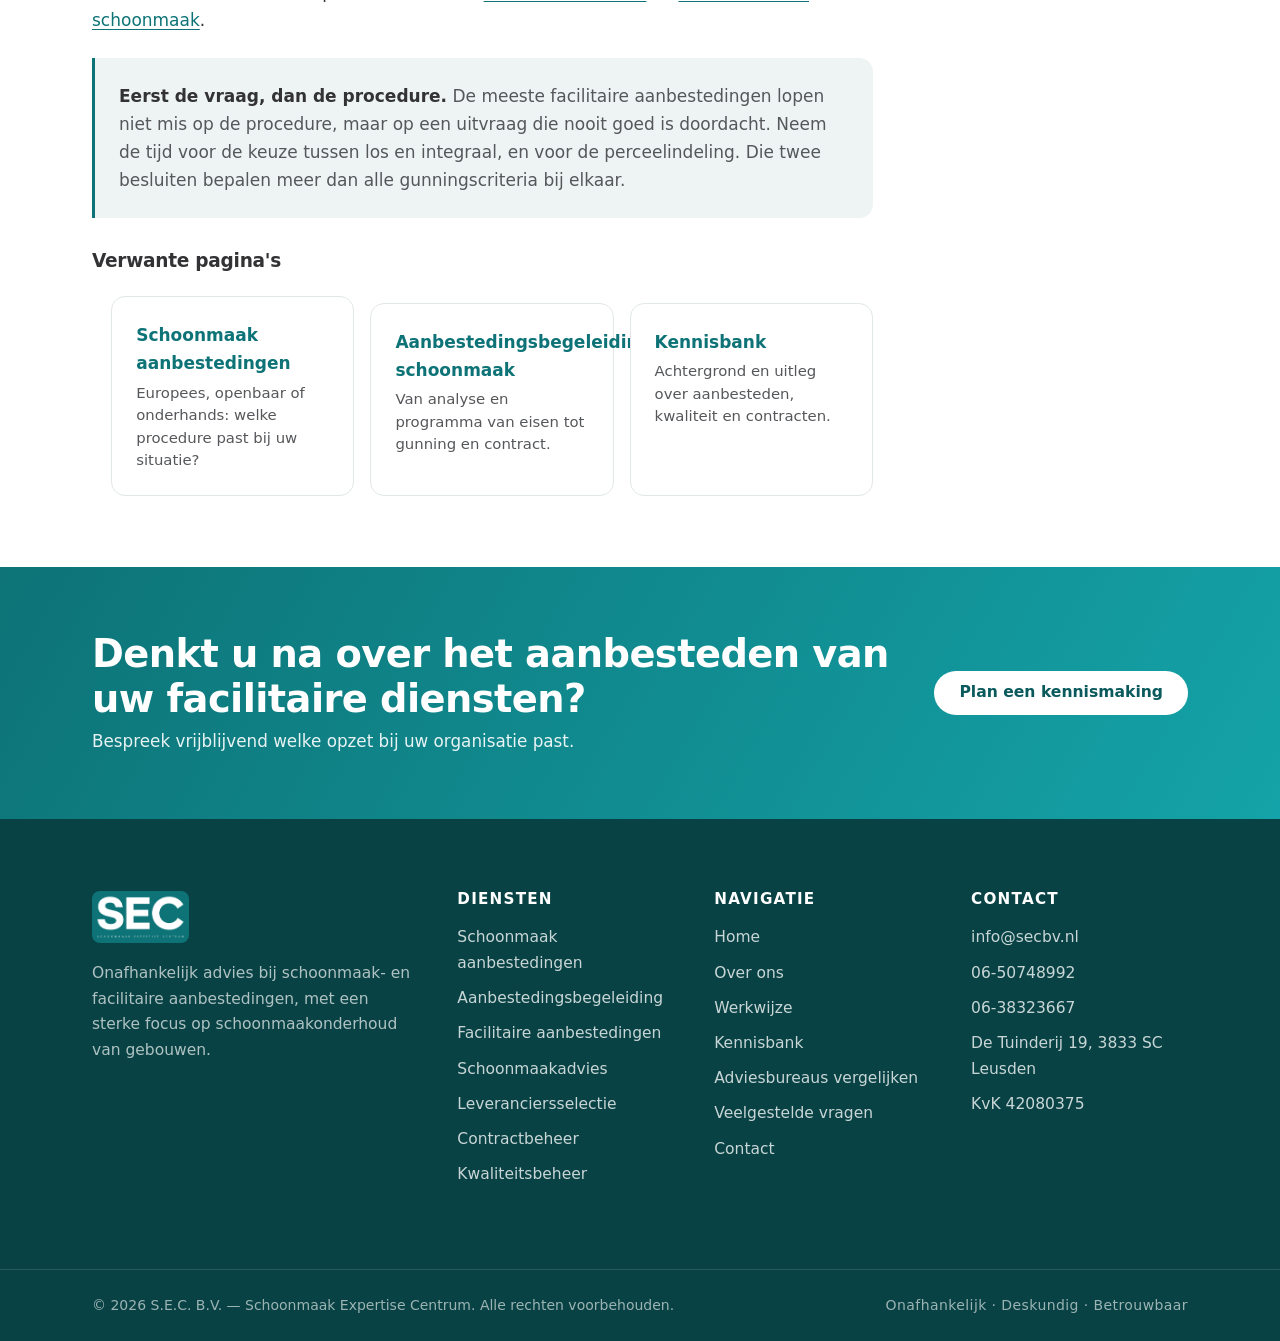
<file: facilitaire-aanbestedingen/index.html>
<!DOCTYPE html>
<html lang="nl">
<head>
  <meta charset="UTF-8" />
  <meta name="viewport" content="width=device-width, initial-scale=1.0" />

  <title>Facilitaire aanbestedingen: onafhankelijk advies | S.E.C. B.V.</title>
  <meta name="description" content="Onafhankelijk advies bij het aanbesteden van facilitaire diensten, met schoonmaakonderhoud als vertrekpunt. Over percelen, integrale contracten en het vergelijkbaar maken van inschrijvingen." />
  <meta name="theme-color" content="#0D7377" />
  <meta name="robots" content="index, follow" />
  <meta name="author" content="S.E.C. B.V. — Schoonmaak Expertise Centrum" />
  <link rel="canonical" href="https://www.secbv.nl/facilitaire-aanbestedingen/" />

  <meta property="og:type" content="article" />
  <meta property="og:locale" content="nl_NL" />
  <meta property="og:site_name" content="S.E.C. B.V. — Schoonmaak Expertise Centrum" />
  <meta property="og:title" content="Facilitaire aanbestedingen" />
  <meta property="og:description" content="Onafhankelijk advies bij het aanbesteden van facilitaire diensten, met schoonmaakonderhoud als vertrekpunt." />
  <meta property="og:url" content="https://www.secbv.nl/facilitaire-aanbestedingen/" />
  <meta property="og:image" content="https://www.secbv.nl/assets/logo-sec.png" />
  <meta property="og:image:alt" content="Logo S.E.C. B.V. — Schoonmaak Expertise Centrum" />

  <meta name="twitter:card" content="summary_large_image" />
  <meta name="twitter:title" content="Facilitaire aanbestedingen" />
  <meta name="twitter:description" content="Onafhankelijk advies bij het aanbesteden van facilitaire diensten, met schoonmaakonderhoud als vertrekpunt." />
  <meta name="twitter:image" content="https://www.secbv.nl/assets/logo-sec.png" />

  <link rel="icon" type="image/png" href="/assets/logo-sec.png" />
  <link rel="apple-touch-icon" href="/assets/logo-sec.png" />
  <link rel="stylesheet" href="/styles.css?v=3" />

  <script type="application/ld+json">
  {
    "@context": "https://schema.org",
    "@type": "WebPage",
    "@id": "https://www.secbv.nl/facilitaire-aanbestedingen/#webpage",
    "url": "https://www.secbv.nl/facilitaire-aanbestedingen/",
    "name": "Facilitaire aanbestedingen",
    "description": "Onafhankelijk advies bij het aanbesteden van facilitaire diensten, met schoonmaakonderhoud als vertrekpunt.",
    "inLanguage": "nl-NL",
    "isPartOf": { "@id": "https://www.secbv.nl/#website" },
    "about": { "@id": "https://www.secbv.nl/#organisatie" }
  }
  </script>

  <script type="application/ld+json">
  {
    "@context": "https://schema.org",
    "@type": "BreadcrumbList",
    "itemListElement": [
      { "@type": "ListItem", "position": 1, "name": "Home", "item": "https://www.secbv.nl/" },
      { "@type": "ListItem", "position": 2, "name": "Facilitaire aanbestedingen", "item": "https://www.secbv.nl/facilitaire-aanbestedingen/" }
    ]
  }
  </script>
</head>

<body>
  <a class="skip-link" href="#main">Direct naar de inhoud</a>

  <header class="site-header" id="top">
    <div class="container header-inner">
      <a class="brand" href="/" aria-label="S.E.C. B.V. Schoonmaak Expertise Centrum — naar de homepage">
        <img src="/assets/logo-sec.png" alt="S.E.C. B.V. Schoonmaak Expertise Centrum" class="brand-logo" width="120" height="64" fetchpriority="high" decoding="async" />
      </a>

      <nav class="nav" id="primary-nav" aria-label="Hoofdnavigatie">
        <ul class="nav-list">
          <li><a href="/schoonmaak-aanbestedingen/">Aanbestedingen</a></li>
          <li><a href="/aanbestedingsbegeleiding-schoonmaak/">Begeleiding</a></li>
          <li><a href="/schoonmaakadvies/">Schoonmaakadvies</a></li>
          <li><a href="/contractbeheer-schoonmaak/">Contract &amp; kwaliteit</a></li>
          <li><a href="/kennisbank/">Kennisbank</a></li>
          <li><a href="/contact/">Contact</a></li>
        </ul>
        <a href="/contact/" class="btn btn-primary nav-cta-mobile">Neem contact op</a>
      </nav>

      <a href="/contact/" class="btn btn-primary header-cta">Neem contact op</a>

      <button class="nav-toggle" id="nav-toggle" aria-expanded="false" aria-controls="primary-nav" aria-label="Menu openen">
        <span></span><span></span><span></span>
      </button>
    </div>
  </header>

  <main id="main">

    <nav class="breadcrumb container" aria-label="Kruimelpad">
      <ol>
        <li><a href="/">Home</a></li>
        <li><span aria-current="page">Facilitaire aanbestedingen</span></li>
      </ol>
    </nav>

    <section class="page-hero" aria-labelledby="page-title">
      <div class="container">
        <p class="eyebrow">Facilitaire aanbestedingen</p>
        <h1 id="page-title">Facilitaire aanbestedingen met schoonmaak als vertrekpunt</h1>
        <p class="page-hero-lead">
          Facilitaire diensten laten zich zelden in één model vangen. Wij helpen u de vraag
          scherp te krijgen — los of integraal, wel of geen percelen — en zorgen dat de
          inschrijvingen die binnenkomen daadwerkelijk naast elkaar te leggen zijn.
        </p>
        <div class="page-hero-actions">
          <a href="/contact/" class="btn btn-primary">Bespreek uw vraagstuk</a>
          <a href="/schoonmaak-aanbestedingen/" class="btn btn-ghost">Over schoonmaak aanbestedingen</a>
        </div>
      </div>
    </section>

    <section class="section">
      <div class="container page-layout">
        <div class="prose">

        <h2>Wat zijn facilitaire aanbestedingen?</h2>
        <p>
          Onder facilitaire dienstverlening valt alles wat een gebouw bruikbaar houdt voor de
          mensen die er werken. Organisaties besteden binnen die noemer uiteenlopende
          dienstencategorieën aan: schoonmaakonderhoud, glasbewassing, afvalbeheer,
          groenvoorziening, catering, receptie en beveiliging. Elk van die categorieën heeft
          een eigen markt, een eigen prijsopbouw en een eigen manier waarop kwaliteit
          zichtbaar wordt — of juist niet.
        </p>
        <p>
          Ons vertrekpunt is schoonmaakonderhoud. Daar ligt onze inhoudelijke kennis, en van
          daaruit kijken we mee naar de bredere facilitaire uitvraag waarin schoonmaak een
          plek krijgt. Voor de goede orde: S.E.C. B.V. adviseert niet over technische
          installaties; wij richten ons op schoonmaakonderhoud en facilitaire
          dienstverlening.
        </p>

        <h2>Los aanbesteden of integraal?</h2>
        <p>
          De eerste echte keuze is deze: zet u elke discipline apart in de markt, of vraagt u
          één partij om een samenhangend pakket te leveren? Beide werken, en beide kosten u
          iets.
        </p>
        <p>
          Los aanbesteden levert scherpte op. U vraagt specialisten om hun eigen vak, u kunt
          per discipline sturen op de eisen die daar echt toe doen, en de prijs is
          herleidbaar tot wat u afneemt. Loopt één contract niet, dan raakt dat de rest niet.
          De keerzijde: u houdt meer contracten, meer gesprekspartners en meer regie op uw
          eigen bureau. Bij overlap tussen disciplines — wie ruimt op na een evenement, wie
          meldt een storing — wijzen partijen naar elkaar en bent u de scheidsrechter.
        </p>
        <p>
          Een integraal of multiservice-contract draait dat om. U heeft één aanspreekpunt, de
          coördinatie tussen diensten ligt bij de dienstverlener en de administratieve last
          daalt merkbaar. Daar staat tegenover dat de prijsopbouw ondoorzichtiger wordt: in
          een pakketprijs is lastig te zien wat een onderdeel werkelijk kost, en juist
          schoonmaak is dan de post waarop stilletjes wordt geschoven. Ook wordt uw
          afhankelijkheid groter, en beperkt u het aantal partijen dat kan inschrijven tot
          degenen die alles kunnen leveren. Welke variant past, hangt af van de omvang van
          uw organisatie, de capaciteit van uw facilitaire team en de vraag hoeveel regie u
          zelf wilt voeren. Wij hebben geen voorkeur die los staat van uw situatie.
        </p>

        <h2>Percelen: opdelen of niet</h2>
        <p>
          Opdelen in percelen is zinvol als de verschillen binnen uw opdracht echt bestaan.
          Bij locaties die ver uit elkaar liggen, is een regionale indeling vaak logisch:
          nabijheid van personeel bepaalt bij schoonmaak een groot deel van de kwaliteit.
          Opdelen per discipline werkt als de vakinhoud te ver uiteenloopt om in één
          beoordeling recht te doen. En het spreidt risico: valt één perceel weg, dan staat
          niet uw hele dienstverlening stil. Ook geeft het kleinere en regionale aanbieders
          toegang tot uw opdracht, wat de markt breder maakt dan alleen de grote namen.
        </p>
        <p>
          Maar elk perceel is ook een eigen contract, met eigen overleg, eigen metingen en
          eigen facturen. Wie een overzichtelijke opdracht opknipt in acht percelen, creëert
          coördinatiewerk dat de winst opeet. Er is nog een aandachtspunt: op de grens tussen
          percelen ontstaan grijze zones. Zorg dat de uitvraag die grenzen expliciet trekt.
          Bij de vraag of uw opdracht boven de aanbestedingsdrempel uitkomt, geldt bovendien
          dat percelen in beginsel bij elkaar worden opgeteld — raadpleeg altijd de actueel
          geldende drempelbedragen, want die worden periodiek herzien. Welke procedure daar
          vervolgens bij hoort, leest u op onze pagina over
          <a href="/schoonmaak-aanbestedingen/">schoonmaak aanbestedingen</a>.
        </p>

        <h2>Waarom schoonmaak de lastigste component is</h2>
        <p>
          In vrijwel elke facilitaire uitvraag is schoonmaak de post die het meeste bepaalt
          en de minste aandacht krijgt. Dat komt door drie eigenschappen. Schoonmaak is
          arbeidsintensief: het overgrote deel van de prijs bestaat uit uren, en een lagere
          prijs betekent bijna altijd minder uren — niet slimmer werken. Kwaliteit is
          bovendien subjectief zolang u haar niet meet; zonder afgesproken meetmethode is
          "schoon" een mening, en dan wint degene die het hardst vindt.
        </p>
        <p>
          En schoonmaak is zichtbaar. Uw medewerkers merken een verstopte prullenbak of een
          vieze wc dagelijks, terwijl ze zelden opmerken dat het groen goed onderhouden is.
          Het gevolg is dat schoonmaak het leeuwendeel van de klachten genereert en daarmee
          de toon zet voor het hele facilitaire contract. Een integraal contract dat op alle
          andere onderdelen keurig loopt, wordt alsnog als mislukt ervaren wanneer de
          schoonmaak tekortschiet. Dat is precies waarom deze component in de uitvraag apart
          en zorgvuldig moet worden uitgewerkt, ook als hij onderdeel is van een groter
          pakket.
        </p>

        <h2>Onze rol</h2>
        <p>
          Wij zijn onafhankelijk. Geen binding met schoonmaakbedrijven of facilitaire
          dienstverleners, geen vergoedingen van leveranciers, geen belang bij wie er wint.
          Wat wij inbrengen is inhoudelijke kennis van schoonmaakonderhoud: hoe u een
          realistisch programma van eisen opstelt, hoe u een urenraming toetst en hoe u
          voorkomt dat u kiest voor een aanbieding die op papier klopt en in de praktijk niet
          waar te maken is. Zie <a href="/aanbestedingsbegeleiding-schoonmaak/">aanbestedingsbegeleiding
          schoonmaak</a> voor hoe zo'n traject verloopt.
        </p>
        <p>
          Wij zijn ook eerlijk over onze reikwijdte. Voor disciplines buiten de schoonmaak
          kunnen we meedenken over de structuur van de uitvraag, de percelen en het
          beoordelingsmodel, maar de vakinhoudelijke diepte die we bij schoonmaak hebben,
          claimen we daar niet. Soms is de conclusie bovendien dat aanbesteden nu niet het
          juiste middel is en dat het bestaande contract eerst op orde moet — zie
          <a href="/schoonmaakadvies/">schoonmaakadvies</a> en
          <a href="/contractbeheer-schoonmaak/">contractbeheer schoonmaak</a>.
        </p>
        <div class="callout">
          <p>
            <strong>Eerst de vraag, dan de procedure.</strong> De meeste facilitaire
            aanbestedingen lopen niet mis op de procedure, maar op een uitvraag die nooit
            goed is doordacht. Neem de tijd voor de keuze tussen los en integraal, en voor de
            perceelindeling. Die twee besluiten bepalen meer dan alle gunningscriteria bij
            elkaar.
          </p>
        </div>

        <h3>Verwante pagina's</h3>
        <ul class="related">
          <li>
            <a href="/schoonmaak-aanbestedingen/">
              <span class="related-title">Schoonmaak aanbestedingen</span>
              <span class="related-desc">Europees, openbaar of onderhands: welke procedure past bij uw situatie?</span>
            </a>
          </li>
          <li>
            <a href="/aanbestedingsbegeleiding-schoonmaak/">
              <span class="related-title">Aanbestedingsbegeleiding schoonmaak</span>
              <span class="related-desc">Van analyse en programma van eisen tot gunning en contract.</span>
            </a>
          </li>
          <li>
            <a href="/kennisbank/">
              <span class="related-title">Kennisbank</span>
              <span class="related-desc">Achtergrond en uitleg over aanbesteden, kwaliteit en contracten.</span>
            </a>
          </li>
        </ul>

        </div>

        <aside class="page-aside" aria-label="Paginanavigatie en contact">
          <nav class="toc" aria-label="Op deze pagina"></nav>

          <div class="aside-cta">
            <h2>Denkt u na over uw facilitaire diensten?</h2>
            <p>Leg uw situatie vrijblijvend voor — we denken graag met u mee.</p>
            <a href="/contact/" class="btn btn-primary">Neem contact op</a>
            <p class="aside-cta-direct">Of bel <a href="tel:+31650748992">06-50748992</a></p>
          </div>
        </aside>
      </div>
    </section>

    <section class="cta-band" aria-labelledby="cta-title">
      <div class="container cta-inner">
        <div>
          <h2 id="cta-title">Denkt u na over het aanbesteden van uw facilitaire diensten?</h2>
          <p>Bespreek vrijblijvend welke opzet bij uw organisatie past.</p>
        </div>
        <a href="/contact/" class="btn btn-light">Plan een kennismaking</a>
      </div>
    </section>
  </main>

  <footer class="site-footer">
    <div class="container footer-inner">
      <div class="footer-brand">
        <img src="/assets/logo-sec.png" alt="S.E.C. B.V. Schoonmaak Expertise Centrum" class="footer-logo" width="120" height="64" loading="lazy" />
        <p>Onafhankelijk advies bij schoonmaak- en facilitaire aanbestedingen, met een sterke focus op schoonmaakonderhoud van gebouwen.</p>
      </div>

      <nav class="footer-nav" aria-label="Diensten">
        <h3>Diensten</h3>
        <ul>
          <li><a href="/schoonmaak-aanbestedingen/">Schoonmaak aanbestedingen</a></li>
          <li><a href="/aanbestedingsbegeleiding-schoonmaak/">Aanbestedingsbegeleiding</a></li>
          <li><a href="/facilitaire-aanbestedingen/">Facilitaire aanbestedingen</a></li>
          <li><a href="/schoonmaakadvies/">Schoonmaakadvies</a></li>
          <li><a href="/leveranciersselectie-schoonmaak/">Leveranciersselectie</a></li>
          <li><a href="/contractbeheer-schoonmaak/">Contractbeheer</a></li>
          <li><a href="/kwaliteitsbeheer-schoonmaak/">Kwaliteitsbeheer</a></li>
        </ul>
      </nav>

      <nav class="footer-nav" aria-label="Footernavigatie">
        <h3>Navigatie</h3>
        <ul>
          <li><a href="/">Home</a></li>
          <li><a href="/#over">Over ons</a></li>
          <li><a href="/#werkwijze">Werkwijze</a></li>
          <li><a href="/kennisbank/">Kennisbank</a></li>
          <li><a href="/vergelijk-schoonmaakadviesbureaus/">Adviesbureaus vergelijken</a></li>
          <li><a href="/#faq">Veelgestelde vragen</a></li>
          <li><a href="/contact/">Contact</a></li>
        </ul>
      </nav>

      <div class="footer-contact">
        <h3>Contact</h3>
        <ul>
          <li><a href="mailto:info@secbv.nl">info@secbv.nl</a></li>
          <li><a href="tel:+31650748992">06-50748992</a></li>
          <li><a href="tel:+31638323667">06-38323667</a></li>
          <li>De Tuinderij 19, 3833 SC Leusden</li>
          <li>KvK 42080375</li>
        </ul>
      </div>
    </div>

    <div class="footer-bottom">
      <div class="container footer-bottom-inner">
        <p>&copy; <span id="year">2026</span> S.E.C. B.V. — Schoonmaak Expertise Centrum. Alle rechten voorbehouden.</p>
        <p class="footer-tagline">Onafhankelijk · Deskundig · Betrouwbaar</p>
      </div>
    </div>
  </footer>

  <script src="/script.js?v=3" defer></script>
</body>
</html>
</file>
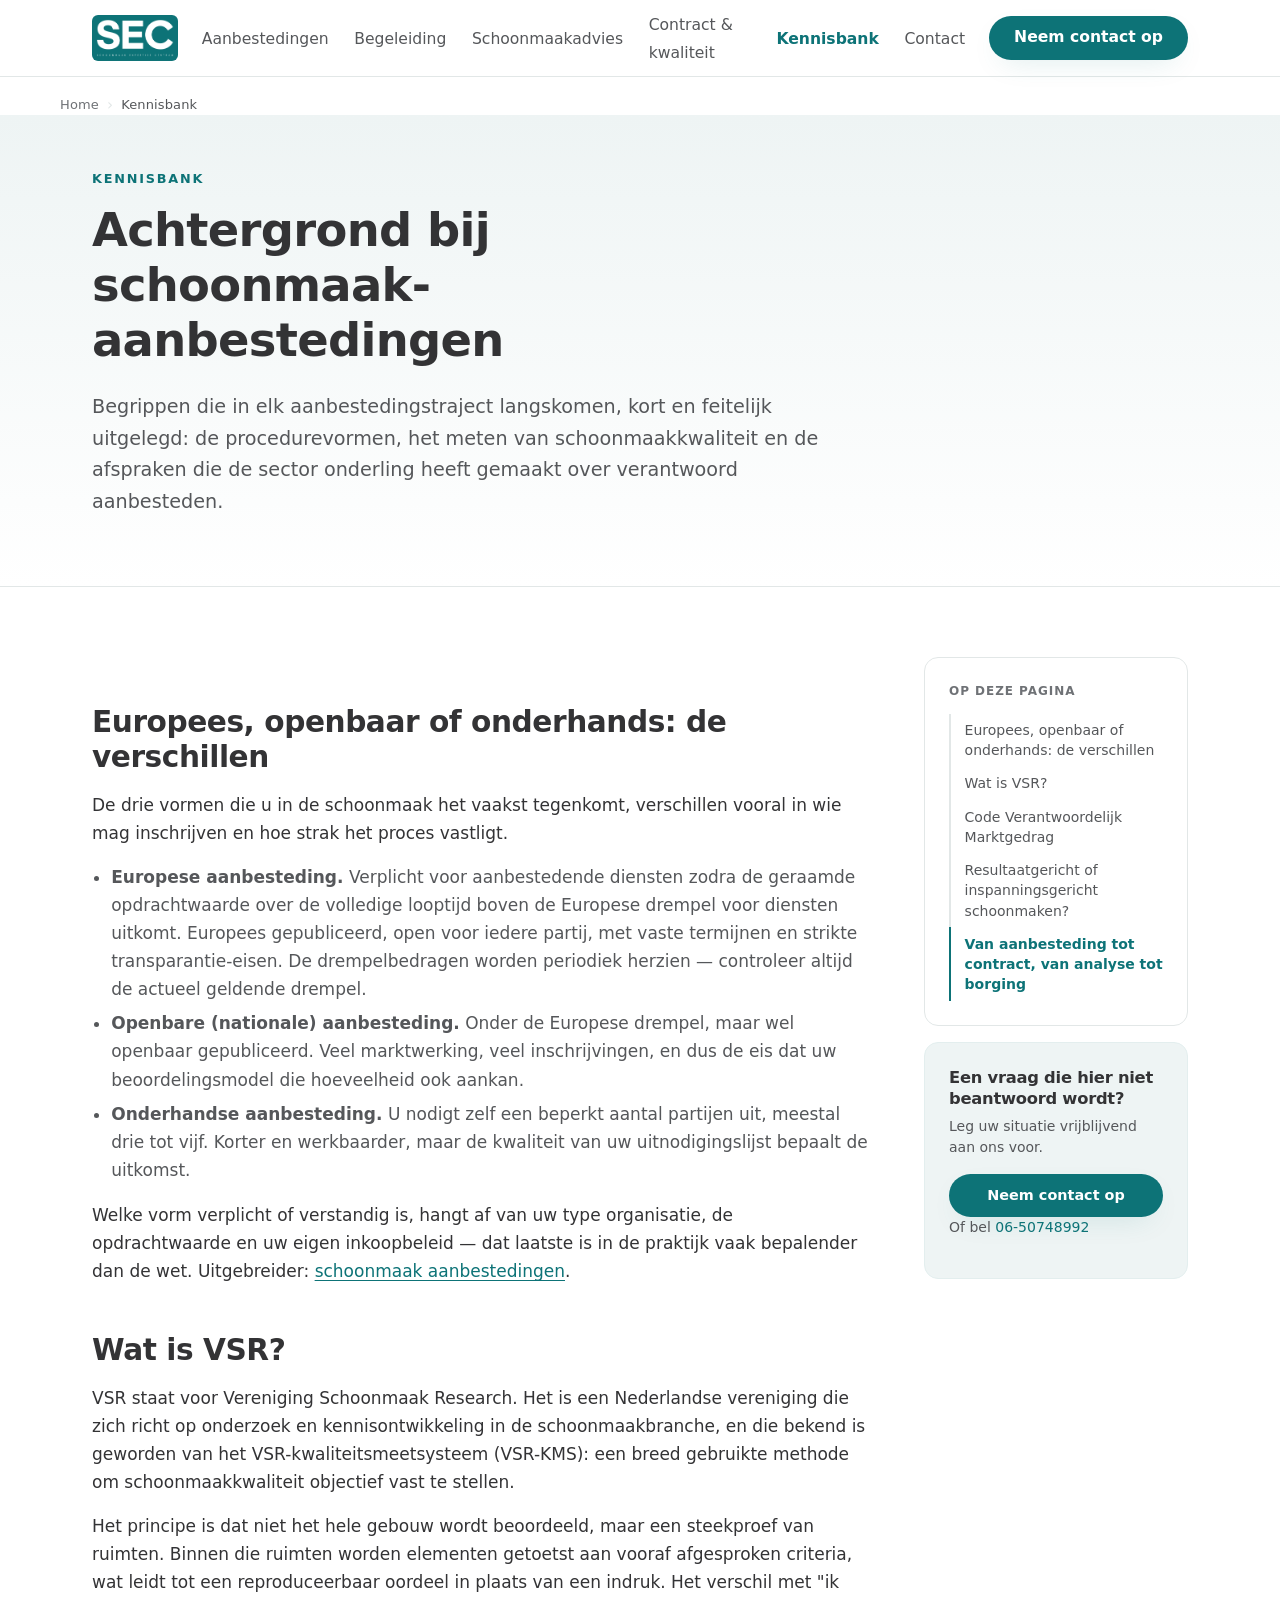
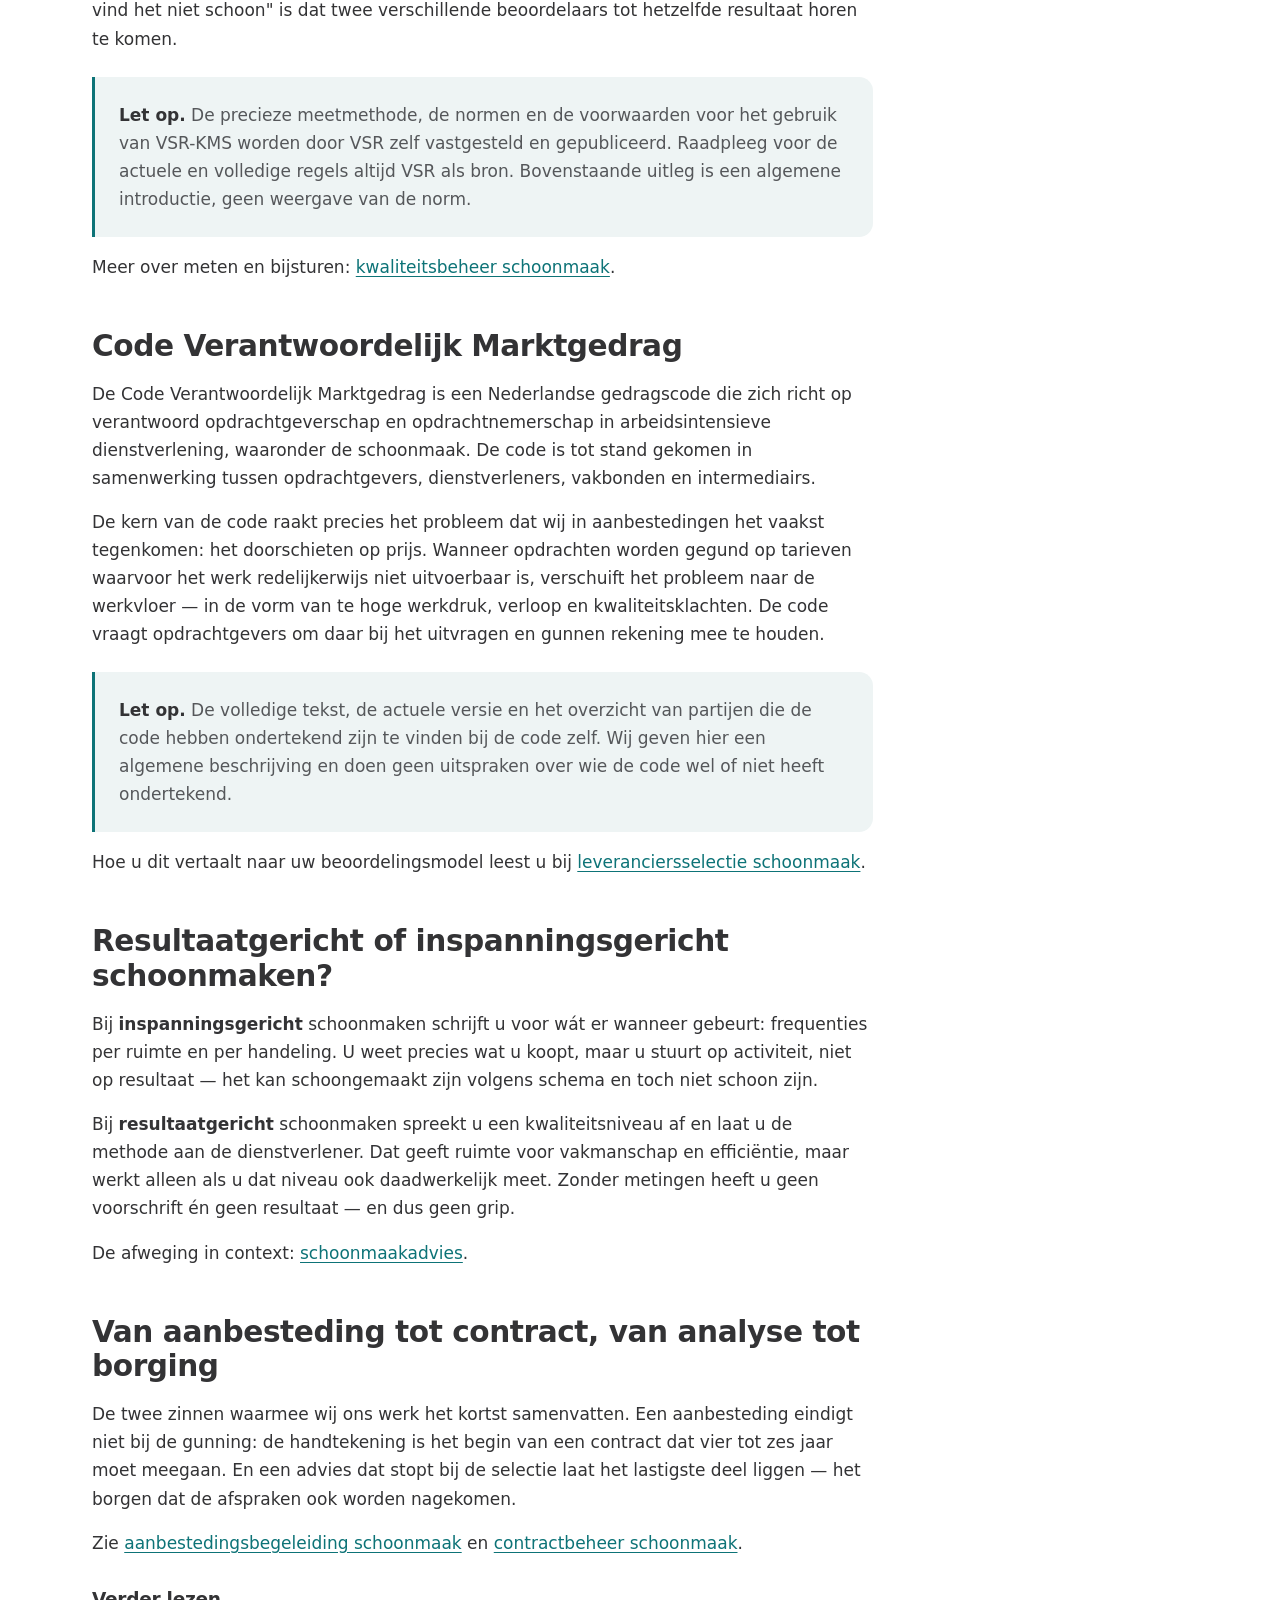
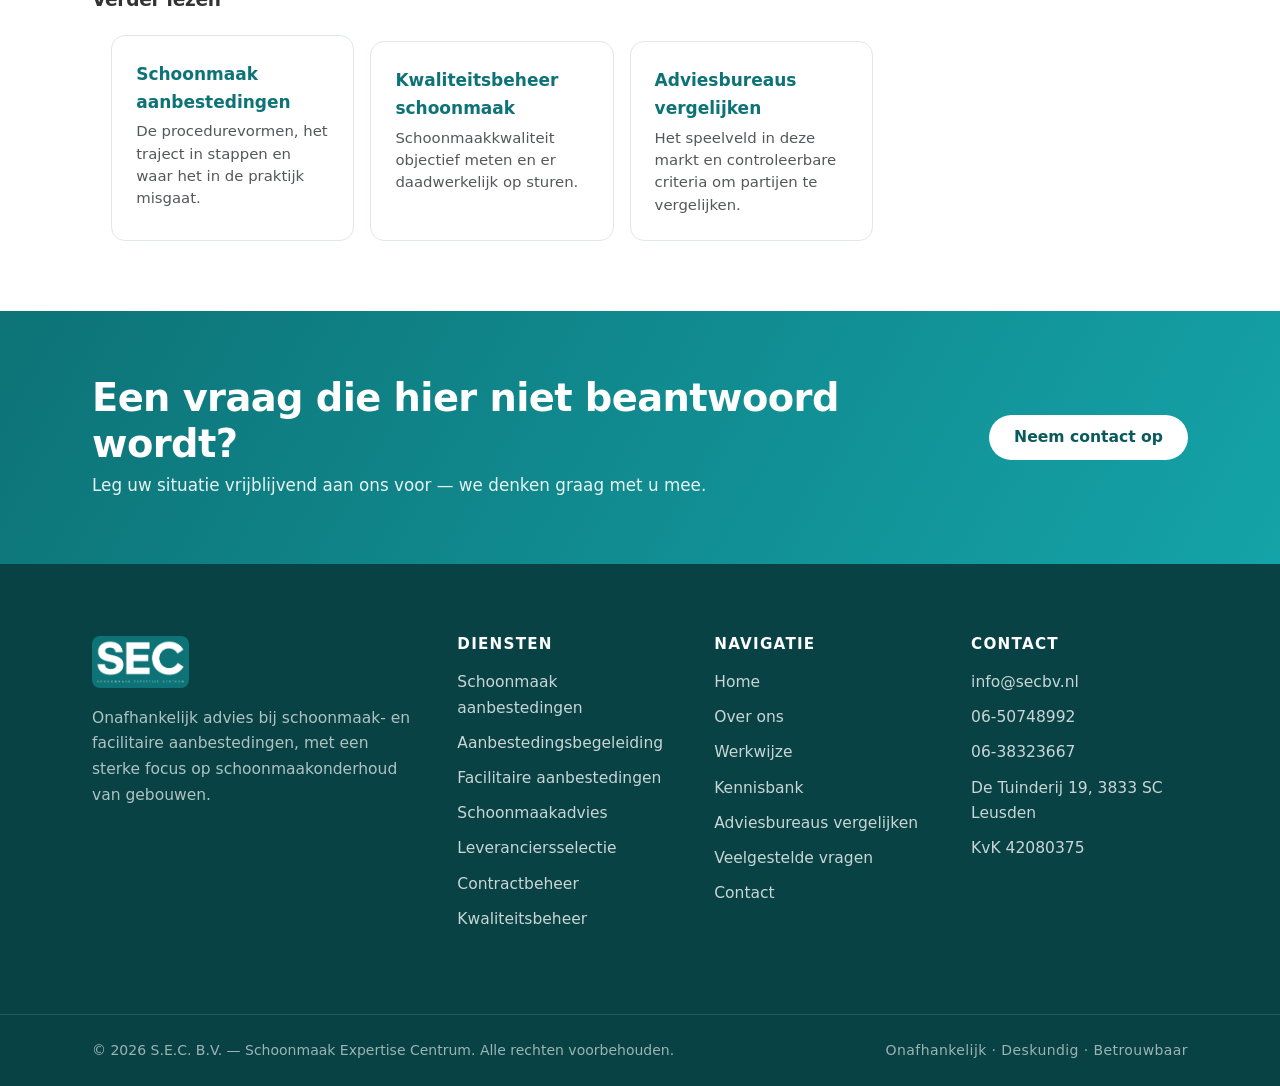
<file: kennisbank/index.html>
<!DOCTYPE html>
<html lang="nl">
<head>
  <meta charset="UTF-8" />
  <meta name="viewport" content="width=device-width, initial-scale=1.0" />

  <title>Kennisbank schoonmaak en aanbestedingen | S.E.C. B.V.</title>
  <meta name="description" content="Achtergrond bij schoonmaakaanbestedingen: het verschil tussen Europese, openbare en onderhandse procedures, wat VSR is en waar de Code Verantwoordelijk Marktgedrag over gaat." />
  <meta name="theme-color" content="#0D7377" />
  <meta name="robots" content="index, follow" />
  <meta name="author" content="S.E.C. B.V. — Schoonmaak Expertise Centrum" />
  <link rel="canonical" href="https://www.secbv.nl/kennisbank/" />

  <meta property="og:type" content="website" />
  <meta property="og:locale" content="nl_NL" />
  <meta property="og:site_name" content="S.E.C. B.V. — Schoonmaak Expertise Centrum" />
  <meta property="og:title" content="Kennisbank schoonmaak en aanbestedingen" />
  <meta property="og:description" content="Achtergrond bij procedurevormen, VSR en de Code Verantwoordelijk Marktgedrag." />
  <meta property="og:url" content="https://www.secbv.nl/kennisbank/" />
  <meta property="og:image" content="https://www.secbv.nl/assets/logo-sec.png" />
  <meta property="og:image:alt" content="Logo S.E.C. B.V. — Schoonmaak Expertise Centrum" />

  <meta name="twitter:card" content="summary_large_image" />
  <meta name="twitter:title" content="Kennisbank schoonmaak en aanbestedingen" />
  <meta name="twitter:description" content="Achtergrond bij procedurevormen, VSR en de Code Verantwoordelijk Marktgedrag." />
  <meta name="twitter:image" content="https://www.secbv.nl/assets/logo-sec.png" />

  <link rel="icon" type="image/png" href="/assets/logo-sec.png" />
  <link rel="apple-touch-icon" href="/assets/logo-sec.png" />
  <link rel="stylesheet" href="/styles.css?v=3" />

  <script type="application/ld+json">
  {
    "@context": "https://schema.org",
    "@type": "WebPage",
    "@id": "https://www.secbv.nl/kennisbank/#webpage",
    "url": "https://www.secbv.nl/kennisbank/",
    "name": "Kennisbank schoonmaak en aanbestedingen",
    "description": "Achtergrond bij schoonmaakaanbestedingen: procedurevormen, VSR en de Code Verantwoordelijk Marktgedrag.",
    "inLanguage": "nl-NL",
    "isPartOf": { "@id": "https://www.secbv.nl/#website" },
    "about": { "@id": "https://www.secbv.nl/#organisatie" }
  }
  </script>

  <script type="application/ld+json">
  {
    "@context": "https://schema.org",
    "@type": "BreadcrumbList",
    "itemListElement": [
      { "@type": "ListItem", "position": 1, "name": "Home", "item": "https://www.secbv.nl/" },
      { "@type": "ListItem", "position": 2, "name": "Kennisbank", "item": "https://www.secbv.nl/kennisbank/" }
    ]
  }
  </script>
</head>

<body>
  <a class="skip-link" href="#main">Direct naar de inhoud</a>

  <header class="site-header" id="top">
    <div class="container header-inner">
      <a class="brand" href="/" aria-label="S.E.C. B.V. Schoonmaak Expertise Centrum — naar de homepage">
        <img src="/assets/logo-sec.png" alt="S.E.C. B.V. Schoonmaak Expertise Centrum" class="brand-logo" width="120" height="64" fetchpriority="high" decoding="async" />
      </a>

      <nav class="nav" id="primary-nav" aria-label="Hoofdnavigatie">
        <ul class="nav-list">
          <li><a href="/schoonmaak-aanbestedingen/">Aanbestedingen</a></li>
          <li><a href="/aanbestedingsbegeleiding-schoonmaak/">Begeleiding</a></li>
          <li><a href="/schoonmaakadvies/">Schoonmaakadvies</a></li>
          <li><a href="/contractbeheer-schoonmaak/">Contract &amp; kwaliteit</a></li>
          <li><a href="/kennisbank/" aria-current="page">Kennisbank</a></li>
          <li><a href="/contact/">Contact</a></li>
        </ul>
        <a href="/contact/" class="btn btn-primary nav-cta-mobile">Neem contact op</a>
      </nav>

      <a href="/contact/" class="btn btn-primary header-cta">Neem contact op</a>

      <button class="nav-toggle" id="nav-toggle" aria-expanded="false" aria-controls="primary-nav" aria-label="Menu openen">
        <span></span><span></span><span></span>
      </button>
    </div>
  </header>

  <main id="main">

    <nav class="breadcrumb container" aria-label="Kruimelpad">
      <ol>
        <li><a href="/">Home</a></li>
        <li><span aria-current="page">Kennisbank</span></li>
      </ol>
    </nav>

    <section class="page-hero" aria-labelledby="page-title">
      <div class="container">
        <p class="eyebrow">Kennisbank</p>
        <h1 id="page-title">Achtergrond bij schoonmaak&shy;aanbestedingen</h1>
        <p class="page-hero-lead">
          Begrippen die in elk aanbestedingstraject langskomen, kort en feitelijk uitgelegd:
          de procedurevormen, het meten van schoonmaakkwaliteit en de afspraken die de sector
          onderling heeft gemaakt over verantwoord aanbesteden.
        </p>
      </div>
    </section>

    <section class="section">
      <div class="container page-layout">
        <div class="prose">

        <h2 id="procedurevormen">Europees, openbaar of onderhands: de verschillen</h2>
        <p>
          De drie vormen die u in de schoonmaak het vaakst tegenkomt, verschillen vooral in
          wie mag inschrijven en hoe strak het proces vastligt.
        </p>
        <ul>
          <li>
            <strong>Europese aanbesteding.</strong> Verplicht voor aanbestedende diensten
            zodra de geraamde opdrachtwaarde over de volledige looptijd boven de Europese
            drempel voor diensten uitkomt. Europees gepubliceerd, open voor iedere partij,
            met vaste termijnen en strikte transparantie-eisen. De drempelbedragen worden
            periodiek herzien — controleer altijd de actueel geldende drempel.
          </li>
          <li>
            <strong>Openbare (nationale) aanbesteding.</strong> Onder de Europese drempel,
            maar wel openbaar gepubliceerd. Veel marktwerking, veel inschrijvingen, en dus
            de eis dat uw beoordelingsmodel die hoeveelheid ook aankan.
          </li>
          <li>
            <strong>Onderhandse aanbesteding.</strong> U nodigt zelf een beperkt aantal
            partijen uit, meestal drie tot vijf. Korter en werkbaarder, maar de kwaliteit
            van uw uitnodigingslijst bepaalt de uitkomst.
          </li>
        </ul>
        <p>
          Welke vorm verplicht of verstandig is, hangt af van uw type organisatie, de
          opdrachtwaarde en uw eigen inkoopbeleid — dat laatste is in de praktijk vaak
          bepalender dan de wet. Uitgebreider:
          <a href="/schoonmaak-aanbestedingen/">schoonmaak aanbestedingen</a>.
        </p>

        <h2 id="vsr">Wat is VSR?</h2>
        <p>
          VSR staat voor Vereniging Schoonmaak Research. Het is een Nederlandse vereniging
          die zich richt op onderzoek en kennisontwikkeling in de schoonmaakbranche, en die
          bekend is geworden van het VSR-kwaliteitsmeetsysteem (VSR-KMS): een breed gebruikte
          methode om schoonmaakkwaliteit objectief vast te stellen.
        </p>
        <p>
          Het principe is dat niet het hele gebouw wordt beoordeeld, maar een steekproef van
          ruimten. Binnen die ruimten worden elementen getoetst aan vooraf afgesproken
          criteria, wat leidt tot een reproduceerbaar oordeel in plaats van een indruk. Het
          verschil met "ik vind het niet schoon" is dat twee verschillende beoordelaars tot
          hetzelfde resultaat horen te komen.
        </p>
        <div class="callout">
          <p>
            <strong>Let op.</strong> De precieze meetmethode, de normen en de voorwaarden voor
            het gebruik van VSR-KMS worden door VSR zelf vastgesteld en gepubliceerd. Raadpleeg
            voor de actuele en volledige regels altijd VSR als bron. Bovenstaande uitleg is een
            algemene introductie, geen weergave van de norm.
          </p>
        </div>
        <p>
          Meer over meten en bijsturen:
          <a href="/kwaliteitsbeheer-schoonmaak/">kwaliteitsbeheer schoonmaak</a>.
        </p>

        <h2 id="code-verantwoordelijk-marktgedrag">Code Verantwoordelijk Marktgedrag</h2>
        <p>
          De Code Verantwoordelijk Marktgedrag is een Nederlandse gedragscode die zich richt
          op verantwoord opdrachtgeverschap en opdrachtnemerschap in arbeidsintensieve
          dienstverlening, waaronder de schoonmaak. De code is tot stand gekomen in
          samenwerking tussen opdrachtgevers, dienstverleners, vakbonden en intermediairs.
        </p>
        <p>
          De kern van de code raakt precies het probleem dat wij in aanbestedingen het vaakst
          tegenkomen: het doorschieten op prijs. Wanneer opdrachten worden gegund op tarieven
          waarvoor het werk redelijkerwijs niet uitvoerbaar is, verschuift het probleem naar
          de werkvloer — in de vorm van te hoge werkdruk, verloop en kwaliteitsklachten. De
          code vraagt opdrachtgevers om daar bij het uitvragen en gunnen rekening mee te
          houden.
        </p>
        <div class="callout">
          <p>
            <strong>Let op.</strong> De volledige tekst, de actuele versie en het overzicht van
            partijen die de code hebben ondertekend zijn te vinden bij de code zelf. Wij geven
            hier een algemene beschrijving en doen geen uitspraken over wie de code wel of niet
            heeft ondertekend.
          </p>
        </div>
        <p>
          Hoe u dit vertaalt naar uw beoordelingsmodel leest u bij
          <a href="/leveranciersselectie-schoonmaak/">leveranciersselectie schoonmaak</a>.
        </p>

        <h2 id="resultaatgericht">Resultaatgericht of inspanningsgericht schoonmaken?</h2>
        <p>
          Bij <strong>inspanningsgericht</strong> schoonmaken schrijft u voor wát er wanneer
          gebeurt: frequenties per ruimte en per handeling. U weet precies wat u koopt, maar
          u stuurt op activiteit, niet op resultaat — het kan schoongemaakt zijn volgens
          schema en toch niet schoon zijn.
        </p>
        <p>
          Bij <strong>resultaatgericht</strong> schoonmaken spreekt u een kwaliteitsniveau af
          en laat u de methode aan de dienstverlener. Dat geeft ruimte voor vakmanschap en
          efficiëntie, maar werkt alleen als u dat niveau ook daadwerkelijk meet. Zonder
          metingen heeft u geen voorschrift én geen resultaat — en dus geen grip.
        </p>
        <p>
          De afweging in context:
          <a href="/schoonmaakadvies/">schoonmaakadvies</a>.
        </p>

        <h2>Van aanbesteding tot contract, van analyse tot borging</h2>
        <p>
          De twee zinnen waarmee wij ons werk het kortst samenvatten. Een aanbesteding eindigt
          niet bij de gunning: de handtekening is het begin van een contract dat vier tot zes
          jaar moet meegaan. En een advies dat stopt bij de selectie laat het lastigste deel
          liggen — het borgen dat de afspraken ook worden nagekomen.
        </p>
        <p>
          Zie <a href="/aanbestedingsbegeleiding-schoonmaak/">aanbestedingsbegeleiding
          schoonmaak</a> en <a href="/contractbeheer-schoonmaak/">contractbeheer schoonmaak</a>.
        </p>

        <h3>Verder lezen</h3>
        <ul class="related">
          <li>
            <a href="/schoonmaak-aanbestedingen/">
              <span class="related-title">Schoonmaak aanbestedingen</span>
              <span class="related-desc">De procedurevormen, het traject in stappen en waar het in de praktijk misgaat.</span>
            </a>
          </li>
          <li>
            <a href="/kwaliteitsbeheer-schoonmaak/">
              <span class="related-title">Kwaliteitsbeheer schoonmaak</span>
              <span class="related-desc">Schoonmaakkwaliteit objectief meten en er daadwerkelijk op sturen.</span>
            </a>
          </li>
          <li>
            <a href="/vergelijk-schoonmaakadviesbureaus/">
              <span class="related-title">Adviesbureaus vergelijken</span>
              <span class="related-desc">Het speelveld in deze markt en controleerbare criteria om partijen te vergelijken.</span>
            </a>
          </li>
        </ul>

        </div>

        <aside class="page-aside" aria-label="Paginanavigatie en contact">
          <nav class="toc" aria-label="Op deze pagina"></nav>

          <div class="aside-cta">
            <h2>Een vraag die hier niet beantwoord wordt?</h2>
            <p>Leg uw situatie vrijblijvend aan ons voor.</p>
            <a href="/contact/" class="btn btn-primary">Neem contact op</a>
            <p class="aside-cta-direct">Of bel <a href="tel:+31650748992">06-50748992</a></p>
          </div>
        </aside>
      </div>
    </section>

    <section class="cta-band" aria-labelledby="cta-title">
      <div class="container cta-inner">
        <div>
          <h2 id="cta-title">Een vraag die hier niet beantwoord wordt?</h2>
          <p>Leg uw situatie vrijblijvend aan ons voor — we denken graag met u mee.</p>
        </div>
        <a href="/contact/" class="btn btn-light">Neem contact op</a>
      </div>
    </section>
  </main>

  <footer class="site-footer">
    <div class="container footer-inner">
      <div class="footer-brand">
        <img src="/assets/logo-sec.png" alt="S.E.C. B.V. Schoonmaak Expertise Centrum" class="footer-logo" width="120" height="64" loading="lazy" />
        <p>Onafhankelijk advies bij schoonmaak- en facilitaire aanbestedingen, met een sterke focus op schoonmaakonderhoud van gebouwen.</p>
      </div>

      <nav class="footer-nav" aria-label="Diensten">
        <h3>Diensten</h3>
        <ul>
          <li><a href="/schoonmaak-aanbestedingen/">Schoonmaak aanbestedingen</a></li>
          <li><a href="/aanbestedingsbegeleiding-schoonmaak/">Aanbestedingsbegeleiding</a></li>
          <li><a href="/facilitaire-aanbestedingen/">Facilitaire aanbestedingen</a></li>
          <li><a href="/schoonmaakadvies/">Schoonmaakadvies</a></li>
          <li><a href="/leveranciersselectie-schoonmaak/">Leveranciersselectie</a></li>
          <li><a href="/contractbeheer-schoonmaak/">Contractbeheer</a></li>
          <li><a href="/kwaliteitsbeheer-schoonmaak/">Kwaliteitsbeheer</a></li>
        </ul>
      </nav>

      <nav class="footer-nav" aria-label="Footernavigatie">
        <h3>Navigatie</h3>
        <ul>
          <li><a href="/">Home</a></li>
          <li><a href="/#over">Over ons</a></li>
          <li><a href="/#werkwijze">Werkwijze</a></li>
          <li><a href="/kennisbank/">Kennisbank</a></li>
          <li><a href="/vergelijk-schoonmaakadviesbureaus/">Adviesbureaus vergelijken</a></li>
          <li><a href="/#faq">Veelgestelde vragen</a></li>
          <li><a href="/contact/">Contact</a></li>
        </ul>
      </nav>

      <div class="footer-contact">
        <h3>Contact</h3>
        <ul>
          <li><a href="mailto:info@secbv.nl">info@secbv.nl</a></li>
          <li><a href="tel:+31650748992">06-50748992</a></li>
          <li><a href="tel:+31638323667">06-38323667</a></li>
          <li>De Tuinderij 19, 3833 SC Leusden</li>
          <li>KvK 42080375</li>
        </ul>
      </div>
    </div>

    <div class="footer-bottom">
      <div class="container footer-bottom-inner">
        <p>&copy; <span id="year">2026</span> S.E.C. B.V. — Schoonmaak Expertise Centrum. Alle rechten voorbehouden.</p>
        <p class="footer-tagline">Onafhankelijk · Deskundig · Betrouwbaar</p>
      </div>
    </div>
  </footer>

  <script src="/script.js?v=3" defer></script>
</body>
</html>
</file>
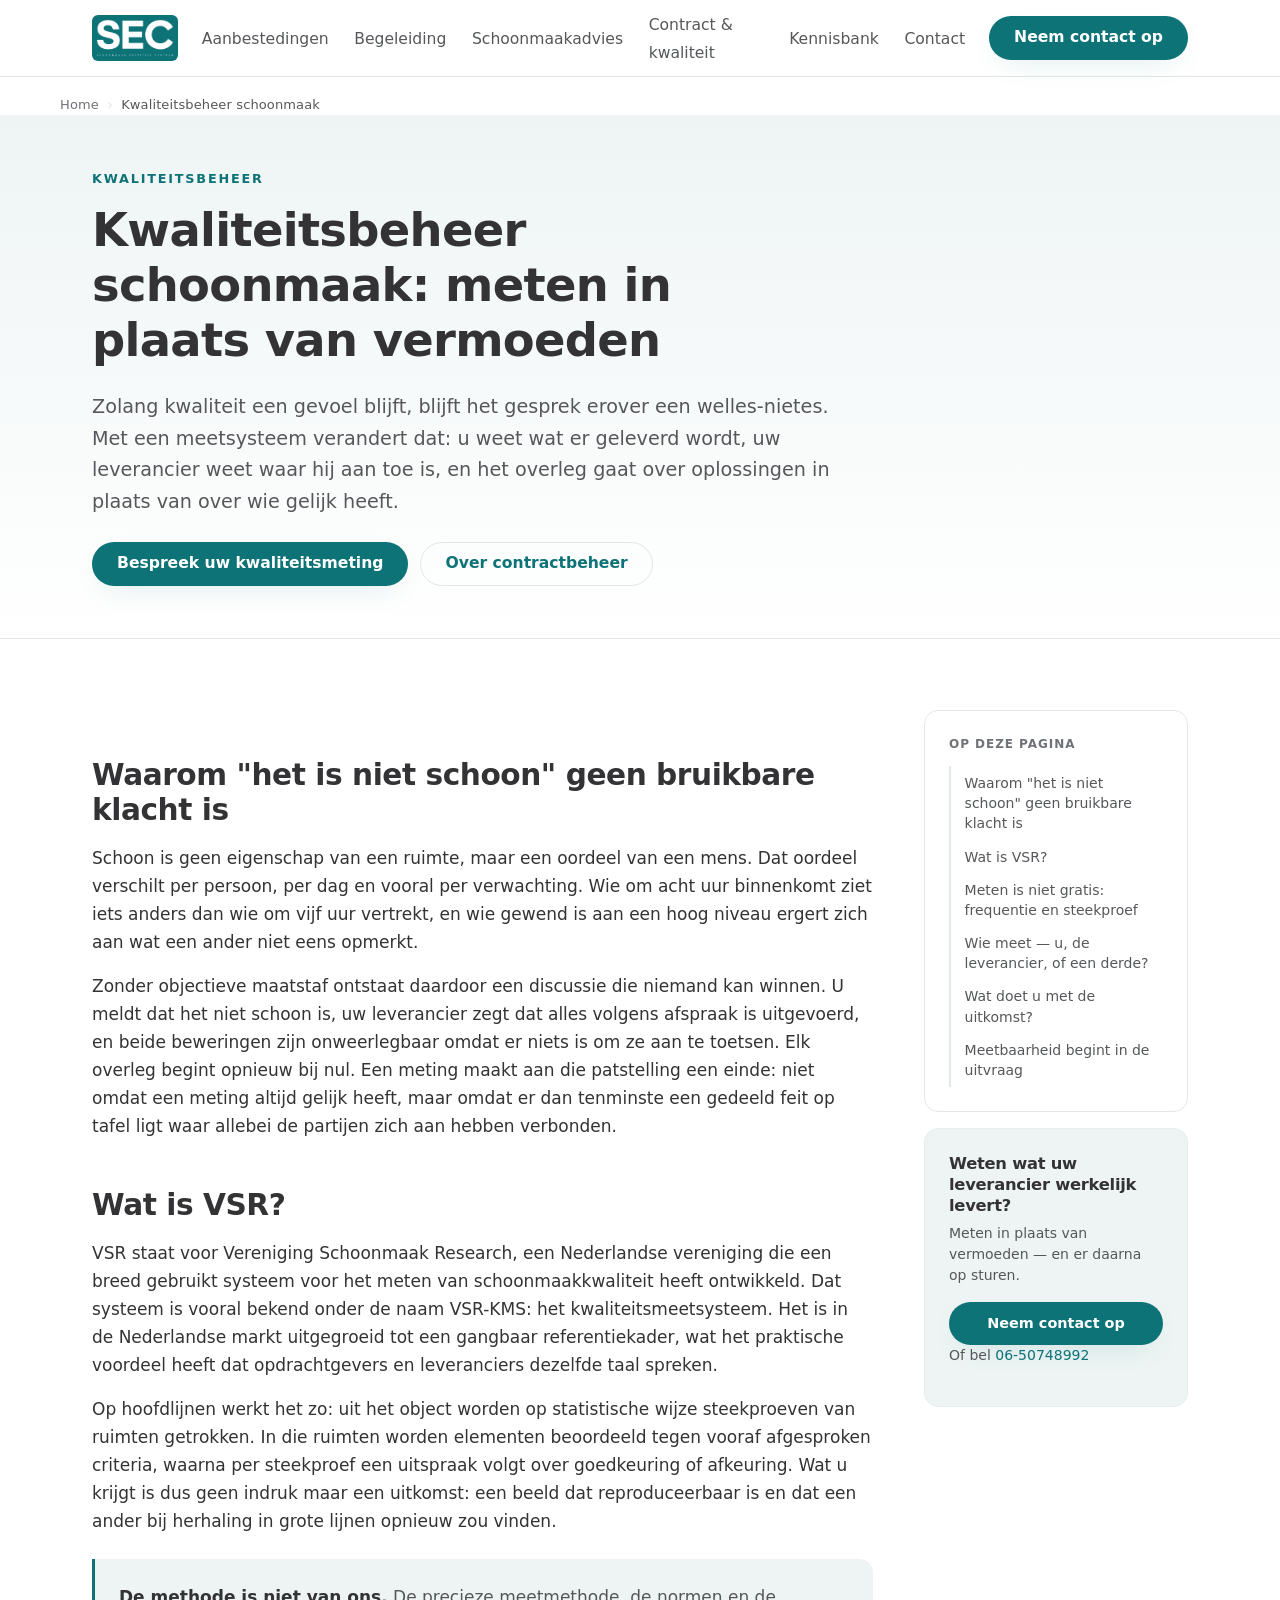
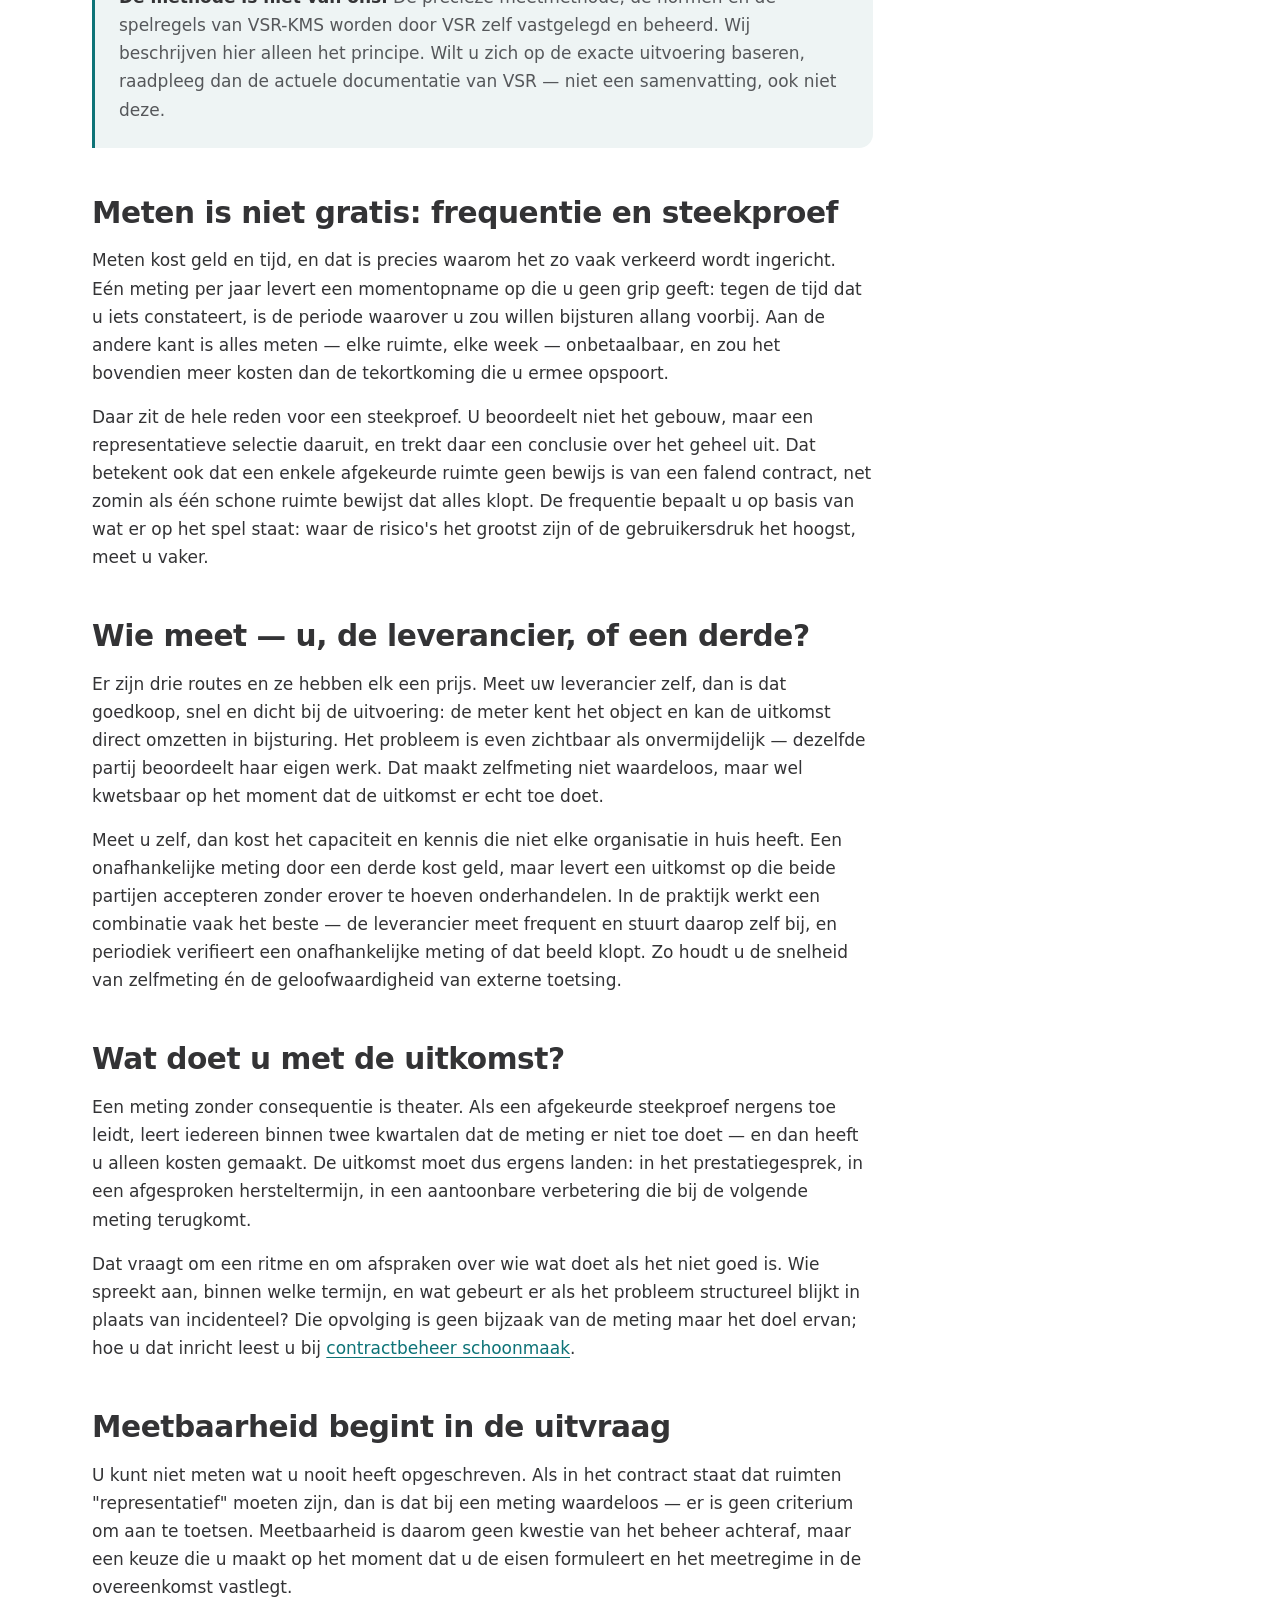
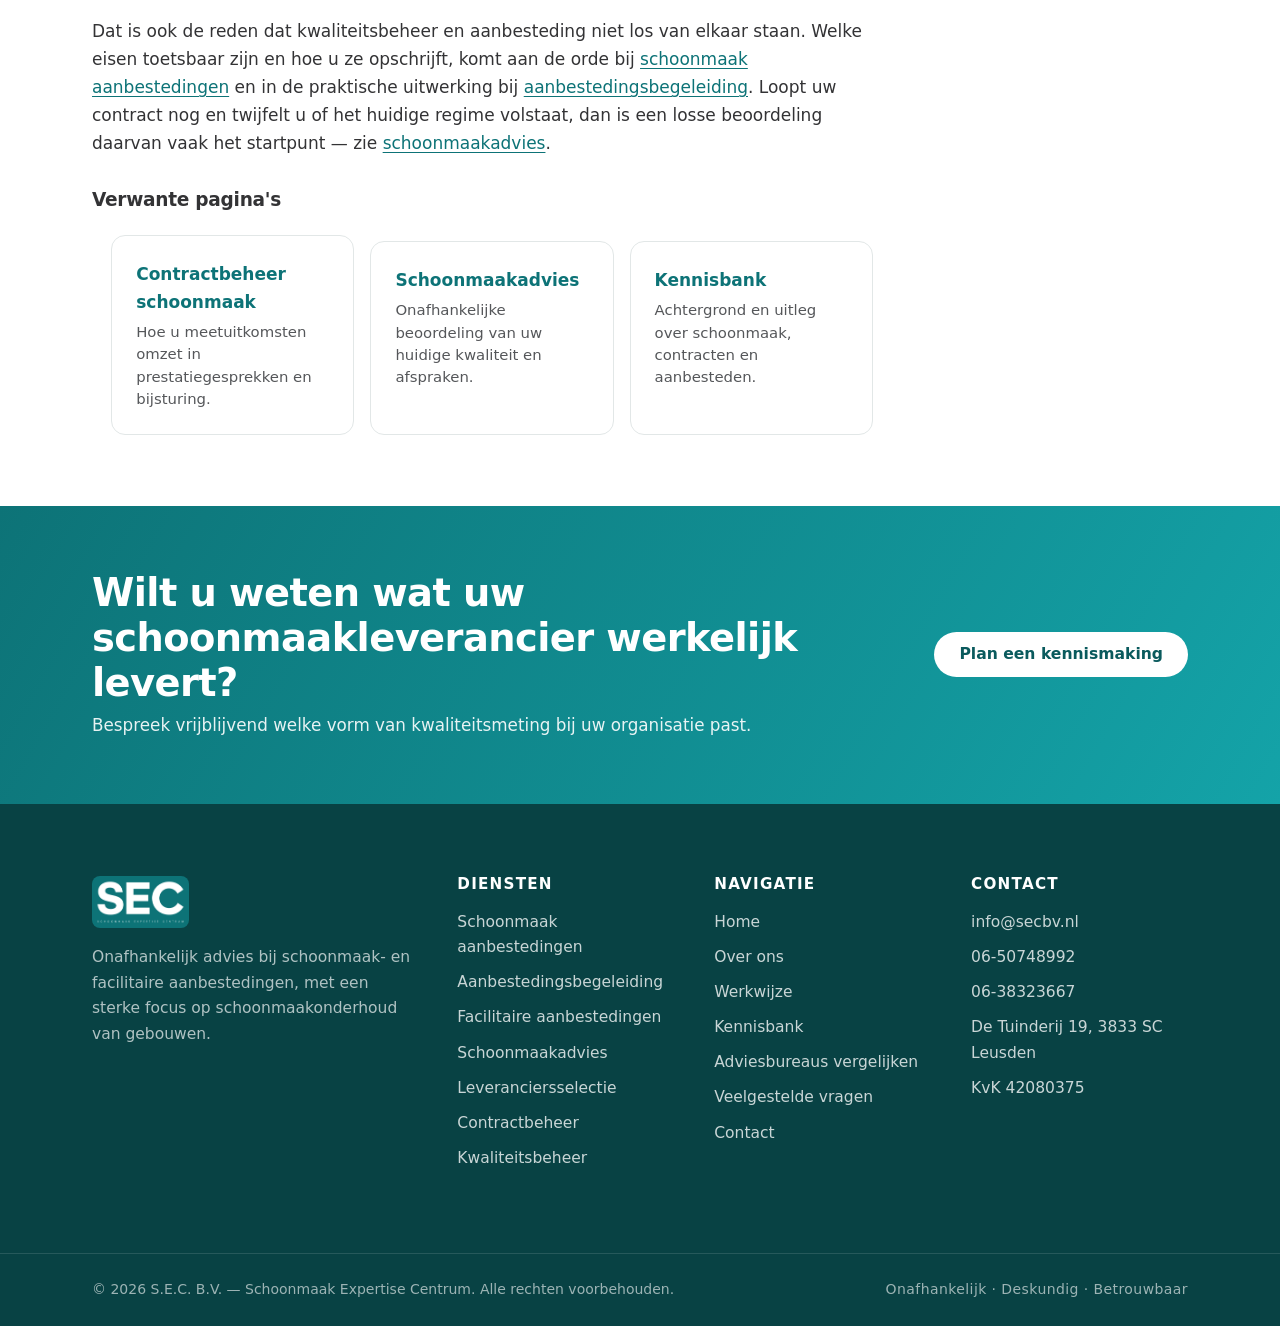
<file: kwaliteitsbeheer-schoonmaak/index.html>
<!DOCTYPE html>
<html lang="nl">
<head>
  <meta charset="UTF-8" />
  <meta name="viewport" content="width=device-width, initial-scale=1.0" />

  <title>Kwaliteitsbeheer schoonmaak en kwaliteitsmetingen | S.E.C. B.V.</title>
  <meta name="description" content="Schoonmaakkwaliteit objectief meten en borgen: over meetsystemen zoals VSR-KMS, steekproeven, meetfrequentie en wat u met de uitkomsten doet." />
  <meta name="theme-color" content="#0D7377" />
  <meta name="robots" content="index, follow" />
  <meta name="author" content="S.E.C. B.V. — Schoonmaak Expertise Centrum" />
  <link rel="canonical" href="https://www.secbv.nl/kwaliteitsbeheer-schoonmaak/" />

  <meta property="og:type" content="article" />
  <meta property="og:locale" content="nl_NL" />
  <meta property="og:site_name" content="S.E.C. B.V. — Schoonmaak Expertise Centrum" />
  <meta property="og:title" content="Kwaliteitsbeheer schoonmaak" />
  <meta property="og:description" content="Schoonmaakkwaliteit objectief meten en borgen, met meetsystemen, steekproeven en opvolging die werkt." />
  <meta property="og:url" content="https://www.secbv.nl/kwaliteitsbeheer-schoonmaak/" />
  <meta property="og:image" content="https://www.secbv.nl/assets/logo-sec.png" />
  <meta property="og:image:alt" content="Logo S.E.C. B.V. — Schoonmaak Expertise Centrum" />

  <meta name="twitter:card" content="summary_large_image" />
  <meta name="twitter:title" content="Kwaliteitsbeheer schoonmaak" />
  <meta name="twitter:description" content="Schoonmaakkwaliteit objectief meten en borgen, met meetsystemen, steekproeven en opvolging die werkt." />
  <meta name="twitter:image" content="https://www.secbv.nl/assets/logo-sec.png" />

  <link rel="icon" type="image/png" href="/assets/logo-sec.png" />
  <link rel="apple-touch-icon" href="/assets/logo-sec.png" />
  <link rel="stylesheet" href="/styles.css?v=3" />

  <script type="application/ld+json">
  {
    "@context": "https://schema.org",
    "@type": "WebPage",
    "@id": "https://www.secbv.nl/kwaliteitsbeheer-schoonmaak/#webpage",
    "url": "https://www.secbv.nl/kwaliteitsbeheer-schoonmaak/",
    "name": "Kwaliteitsbeheer schoonmaak",
    "description": "Schoonmaakkwaliteit objectief meten en borgen: over meetsystemen zoals VSR-KMS, steekproeven, meetfrequentie en de opvolging van uitkomsten.",
    "inLanguage": "nl-NL",
    "isPartOf": { "@id": "https://www.secbv.nl/#website" },
    "about": { "@id": "https://www.secbv.nl/#organisatie" }
  }
  </script>

  <script type="application/ld+json">
  {
    "@context": "https://schema.org",
    "@type": "BreadcrumbList",
    "itemListElement": [
      { "@type": "ListItem", "position": 1, "name": "Home", "item": "https://www.secbv.nl/" },
      { "@type": "ListItem", "position": 2, "name": "Kwaliteitsbeheer schoonmaak", "item": "https://www.secbv.nl/kwaliteitsbeheer-schoonmaak/" }
    ]
  }
  </script>
</head>

<body>
  <a class="skip-link" href="#main">Direct naar de inhoud</a>

  <header class="site-header" id="top">
    <div class="container header-inner">
      <a class="brand" href="/" aria-label="S.E.C. B.V. Schoonmaak Expertise Centrum — naar de homepage">
        <img src="/assets/logo-sec.png" alt="S.E.C. B.V. Schoonmaak Expertise Centrum" class="brand-logo" width="120" height="64" fetchpriority="high" decoding="async" />
      </a>

      <nav class="nav" id="primary-nav" aria-label="Hoofdnavigatie">
        <ul class="nav-list">
          <li><a href="/schoonmaak-aanbestedingen/">Aanbestedingen</a></li>
          <li><a href="/aanbestedingsbegeleiding-schoonmaak/">Begeleiding</a></li>
          <li><a href="/schoonmaakadvies/">Schoonmaakadvies</a></li>
          <li><a href="/contractbeheer-schoonmaak/">Contract &amp; kwaliteit</a></li>
          <li><a href="/kennisbank/">Kennisbank</a></li>
          <li><a href="/contact/">Contact</a></li>
        </ul>
        <a href="/contact/" class="btn btn-primary nav-cta-mobile">Neem contact op</a>
      </nav>

      <a href="/contact/" class="btn btn-primary header-cta">Neem contact op</a>

      <button class="nav-toggle" id="nav-toggle" aria-expanded="false" aria-controls="primary-nav" aria-label="Menu openen">
        <span></span><span></span><span></span>
      </button>
    </div>
  </header>

  <main id="main">

    <nav class="breadcrumb container" aria-label="Kruimelpad">
      <ol>
        <li><a href="/">Home</a></li>
        <li><span aria-current="page">Kwaliteitsbeheer schoonmaak</span></li>
      </ol>
    </nav>

    <section class="page-hero" aria-labelledby="page-title">
      <div class="container">
        <p class="eyebrow">Kwaliteitsbeheer</p>
        <h1 id="page-title">Kwaliteitsbeheer schoonmaak: meten in plaats van vermoeden</h1>
        <p class="page-hero-lead">
          Zolang kwaliteit een gevoel blijft, blijft het gesprek erover een welles-nietes.
          Met een meetsysteem verandert dat: u weet wat er geleverd wordt, uw leverancier
          weet waar hij aan toe is, en het overleg gaat over oplossingen in plaats van
          over wie gelijk heeft.
        </p>
        <div class="page-hero-actions">
          <a href="/contact/" class="btn btn-primary">Bespreek uw kwaliteitsmeting</a>
          <a href="/contractbeheer-schoonmaak/" class="btn btn-ghost">Over contractbeheer</a>
        </div>
      </div>
    </section>

    <section class="section">
      <div class="container page-layout">
        <div class="prose">

        <h2>Waarom "het is niet schoon" geen bruikbare klacht is</h2>
        <p>
          Schoon is geen eigenschap van een ruimte, maar een oordeel van een mens. Dat
          oordeel verschilt per persoon, per dag en vooral per verwachting. Wie om acht uur
          binnenkomt ziet iets anders dan wie om vijf uur vertrekt, en wie gewend is aan een
          hoog niveau ergert zich aan wat een ander niet eens opmerkt.
        </p>
        <p>
          Zonder objectieve maatstaf ontstaat daardoor een discussie die niemand kan winnen.
          U meldt dat het niet schoon is, uw leverancier zegt dat alles volgens afspraak is
          uitgevoerd, en beide beweringen zijn onweerlegbaar omdat er niets is om ze aan te
          toetsen. Elk overleg begint opnieuw bij nul. Een meting maakt aan die patstelling
          een einde: niet omdat een meting altijd gelijk heeft, maar omdat er dan tenminste
          een gedeeld feit op tafel ligt waar allebei de partijen zich aan hebben verbonden.
        </p>

        <h2>Wat is VSR?</h2>
        <p>
          VSR staat voor Vereniging Schoonmaak Research, een Nederlandse vereniging die een
          breed gebruikt systeem voor het meten van schoonmaakkwaliteit heeft ontwikkeld.
          Dat systeem is vooral bekend onder de naam VSR-KMS: het kwaliteitsmeetsysteem.
          Het is in de Nederlandse markt uitgegroeid tot een gangbaar referentiekader, wat
          het praktische voordeel heeft dat opdrachtgevers en leveranciers dezelfde taal
          spreken.
        </p>
        <p>
          Op hoofdlijnen werkt het zo: uit het object worden op statistische wijze
          steekproeven van ruimten getrokken. In die ruimten worden elementen beoordeeld
          tegen vooraf afgesproken criteria, waarna per steekproef een uitspraak volgt over
          goedkeuring of afkeuring. Wat u krijgt is dus geen indruk maar een uitkomst: een
          beeld dat reproduceerbaar is en dat een ander bij herhaling in grote lijnen
          opnieuw zou vinden.
        </p>
        <div class="callout">
          <p>
            <strong>De methode is niet van ons.</strong> De precieze meetmethode, de normen
            en de spelregels van VSR-KMS worden door VSR zelf vastgelegd en beheerd. Wij
            beschrijven hier alleen het principe. Wilt u zich op de exacte uitvoering
            baseren, raadpleeg dan de actuele documentatie van VSR — niet een samenvatting,
            ook niet deze.
          </p>
        </div>

        <h2>Meten is niet gratis: frequentie en steekproef</h2>
        <p>
          Meten kost geld en tijd, en dat is precies waarom het zo vaak verkeerd wordt
          ingericht. Eén meting per jaar levert een momentopname op die u geen grip geeft:
          tegen de tijd dat u iets constateert, is de periode waarover u zou willen
          bijsturen allang voorbij. Aan de andere kant is alles meten — elke ruimte, elke
          week — onbetaalbaar, en zou het bovendien meer kosten dan de tekortkoming die u
          ermee opspoort.
        </p>
        <p>
          Daar zit de hele reden voor een steekproef. U beoordeelt niet het gebouw, maar een
          representatieve selectie daaruit, en trekt daar een conclusie over het geheel uit.
          Dat betekent ook dat een enkele afgekeurde ruimte geen bewijs is van een falend
          contract, net zomin als één schone ruimte bewijst dat alles klopt. De frequentie
          bepaalt u op basis van wat er op het spel staat: waar de risico's het grootst zijn
          of de gebruikersdruk het hoogst, meet u vaker.
        </p>

        <h2>Wie meet — u, de leverancier, of een derde?</h2>
        <p>
          Er zijn drie routes en ze hebben elk een prijs. Meet uw leverancier zelf, dan is
          dat goedkoop, snel en dicht bij de uitvoering: de meter kent het object en kan de
          uitkomst direct omzetten in bijsturing. Het probleem is even zichtbaar als
          onvermijdelijk — dezelfde partij beoordeelt haar eigen werk. Dat maakt zelfmeting
          niet waardeloos, maar wel kwetsbaar op het moment dat de uitkomst er echt toe doet.
        </p>
        <p>
          Meet u zelf, dan kost het capaciteit en kennis die niet elke organisatie in huis
          heeft. Een onafhankelijke meting door een derde kost geld, maar levert een uitkomst
          op die beide partijen accepteren zonder erover te hoeven onderhandelen. In de
          praktijk werkt een combinatie vaak het beste — de leverancier meet frequent en
          stuurt daarop zelf bij, en periodiek
          verifieert een onafhankelijke meting of dat beeld klopt. Zo houdt u de snelheid van
          zelfmeting én de geloofwaardigheid van externe toetsing.
        </p>

        <h2>Wat doet u met de uitkomst?</h2>
        <p>
          Een meting zonder consequentie is theater. Als een afgekeurde steekproef nergens
          toe leidt, leert iedereen binnen twee kwartalen dat de meting er niet toe doet — en
          dan heeft u alleen kosten gemaakt. De uitkomst moet dus ergens landen: in het
          prestatiegesprek, in een afgesproken hersteltermijn, in een aantoonbare
          verbetering die bij de volgende meting terugkomt.
        </p>
        <p>
          Dat vraagt om een ritme en om afspraken over wie wat doet als het niet goed is. Wie
          spreekt aan, binnen welke termijn, en wat gebeurt er als het probleem structureel
          blijkt in plaats van incidenteel? Die opvolging is geen bijzaak van de meting maar
          het doel ervan; hoe u dat inricht leest u bij
          <a href="/contractbeheer-schoonmaak/">contractbeheer schoonmaak</a>.
        </p>

        <h2>Meetbaarheid begint in de uitvraag</h2>
        <p>
          U kunt niet meten wat u nooit heeft opgeschreven. Als in het contract staat dat
          ruimten "representatief" moeten zijn, dan is dat bij een meting waardeloos — er is
          geen criterium om aan te toetsen. Meetbaarheid is daarom geen kwestie van het
          beheer achteraf, maar een keuze die u maakt op het moment dat u de eisen formuleert
          en het meetregime in de overeenkomst vastlegt.
        </p>
        <p>
          Dat is ook de reden dat kwaliteitsbeheer en aanbesteding niet los van elkaar staan.
          Welke eisen toetsbaar zijn en hoe u ze opschrijft, komt aan de orde bij
          <a href="/schoonmaak-aanbestedingen/">schoonmaak aanbestedingen</a> en in de
          praktische uitwerking bij
          <a href="/aanbestedingsbegeleiding-schoonmaak/">aanbestedingsbegeleiding</a>.
          Loopt uw contract nog en twijfelt u of het huidige regime volstaat, dan is een
          losse beoordeling daarvan vaak het startpunt — zie
          <a href="/schoonmaakadvies/">schoonmaakadvies</a>.
        </p>

        <h3>Verwante pagina's</h3>
        <ul class="related">
          <li>
            <a href="/contractbeheer-schoonmaak/">
              <span class="related-title">Contractbeheer schoonmaak</span>
              <span class="related-desc">Hoe u meetuitkomsten omzet in prestatiegesprekken en bijsturing.</span>
            </a>
          </li>
          <li>
            <a href="/schoonmaakadvies/">
              <span class="related-title">Schoonmaakadvies</span>
              <span class="related-desc">Onafhankelijke beoordeling van uw huidige kwaliteit en afspraken.</span>
            </a>
          </li>
          <li>
            <a href="/kennisbank/">
              <span class="related-title">Kennisbank</span>
              <span class="related-desc">Achtergrond en uitleg over schoonmaak, contracten en aanbesteden.</span>
            </a>
          </li>
        </ul>

        </div>

        <aside class="page-aside" aria-label="Paginanavigatie en contact">
          <nav class="toc" aria-label="Op deze pagina"></nav>

          <div class="aside-cta">
            <h2>Weten wat uw leverancier werkelijk levert?</h2>
            <p>Meten in plaats van vermoeden — en er daarna op sturen.</p>
            <a href="/contact/" class="btn btn-primary">Neem contact op</a>
            <p class="aside-cta-direct">Of bel <a href="tel:+31650748992">06-50748992</a></p>
          </div>
        </aside>
      </div>
    </section>

    <section class="cta-band" aria-labelledby="cta-title">
      <div class="container cta-inner">
        <div>
          <h2 id="cta-title">Wilt u weten wat uw schoonmaakleverancier werkelijk levert?</h2>
          <p>Bespreek vrijblijvend welke vorm van kwaliteitsmeting bij uw organisatie past.</p>
        </div>
        <a href="/contact/" class="btn btn-light">Plan een kennismaking</a>
      </div>
    </section>
  </main>

  <footer class="site-footer">
    <div class="container footer-inner">
      <div class="footer-brand">
        <img src="/assets/logo-sec.png" alt="S.E.C. B.V. Schoonmaak Expertise Centrum" class="footer-logo" width="120" height="64" loading="lazy" />
        <p>Onafhankelijk advies bij schoonmaak- en facilitaire aanbestedingen, met een sterke focus op schoonmaakonderhoud van gebouwen.</p>
      </div>

      <nav class="footer-nav" aria-label="Diensten">
        <h3>Diensten</h3>
        <ul>
          <li><a href="/schoonmaak-aanbestedingen/">Schoonmaak aanbestedingen</a></li>
          <li><a href="/aanbestedingsbegeleiding-schoonmaak/">Aanbestedingsbegeleiding</a></li>
          <li><a href="/facilitaire-aanbestedingen/">Facilitaire aanbestedingen</a></li>
          <li><a href="/schoonmaakadvies/">Schoonmaakadvies</a></li>
          <li><a href="/leveranciersselectie-schoonmaak/">Leveranciersselectie</a></li>
          <li><a href="/contractbeheer-schoonmaak/">Contractbeheer</a></li>
          <li><a href="/kwaliteitsbeheer-schoonmaak/">Kwaliteitsbeheer</a></li>
        </ul>
      </nav>

      <nav class="footer-nav" aria-label="Footernavigatie">
        <h3>Navigatie</h3>
        <ul>
          <li><a href="/">Home</a></li>
          <li><a href="/#over">Over ons</a></li>
          <li><a href="/#werkwijze">Werkwijze</a></li>
          <li><a href="/kennisbank/">Kennisbank</a></li>
          <li><a href="/vergelijk-schoonmaakadviesbureaus/">Adviesbureaus vergelijken</a></li>
          <li><a href="/#faq">Veelgestelde vragen</a></li>
          <li><a href="/contact/">Contact</a></li>
        </ul>
      </nav>

      <div class="footer-contact">
        <h3>Contact</h3>
        <ul>
          <li><a href="mailto:info@secbv.nl">info@secbv.nl</a></li>
          <li><a href="tel:+31650748992">06-50748992</a></li>
          <li><a href="tel:+31638323667">06-38323667</a></li>
          <li>De Tuinderij 19, 3833 SC Leusden</li>
          <li>KvK 42080375</li>
        </ul>
      </div>
    </div>

    <div class="footer-bottom">
      <div class="container footer-bottom-inner">
        <p>&copy; <span id="year">2026</span> S.E.C. B.V. — Schoonmaak Expertise Centrum. Alle rechten voorbehouden.</p>
        <p class="footer-tagline">Onafhankelijk · Deskundig · Betrouwbaar</p>
      </div>
    </div>
  </footer>

  <script src="/script.js?v=3" defer></script>
</body>
</html>
</file>
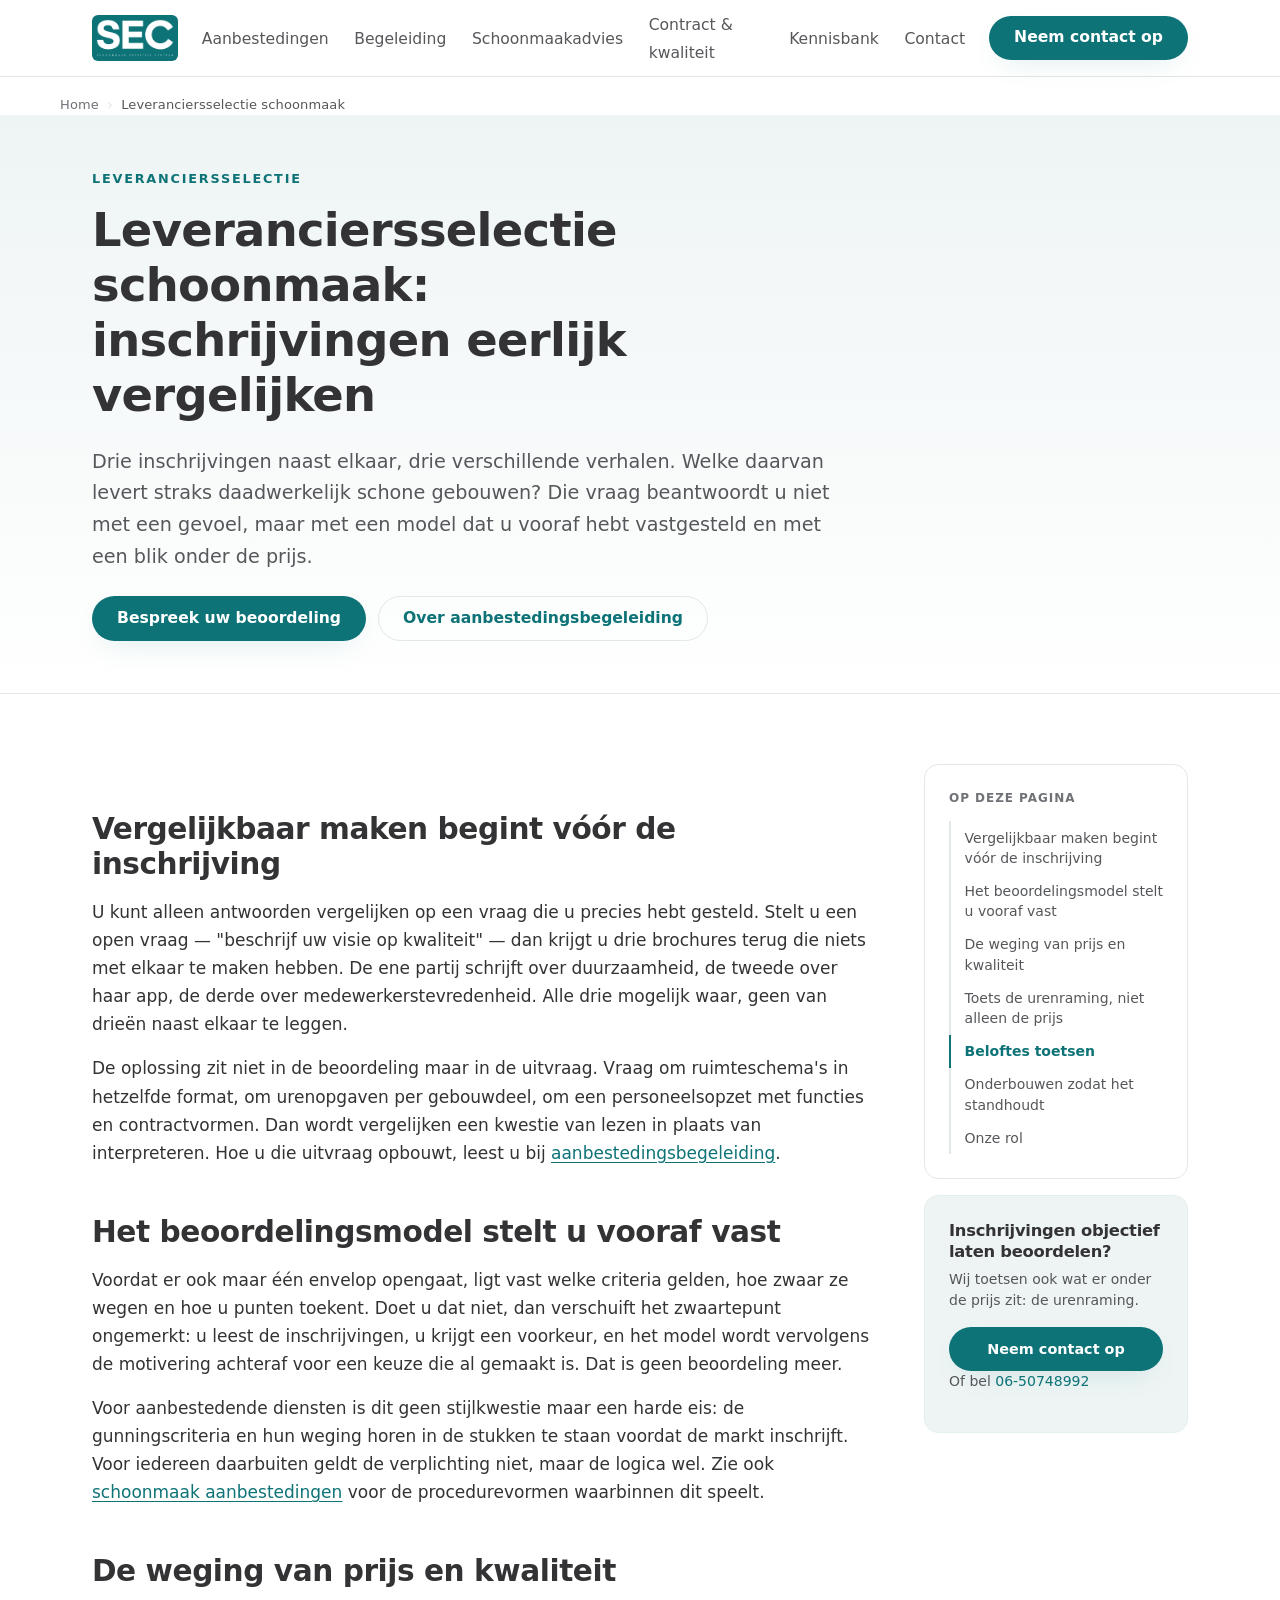
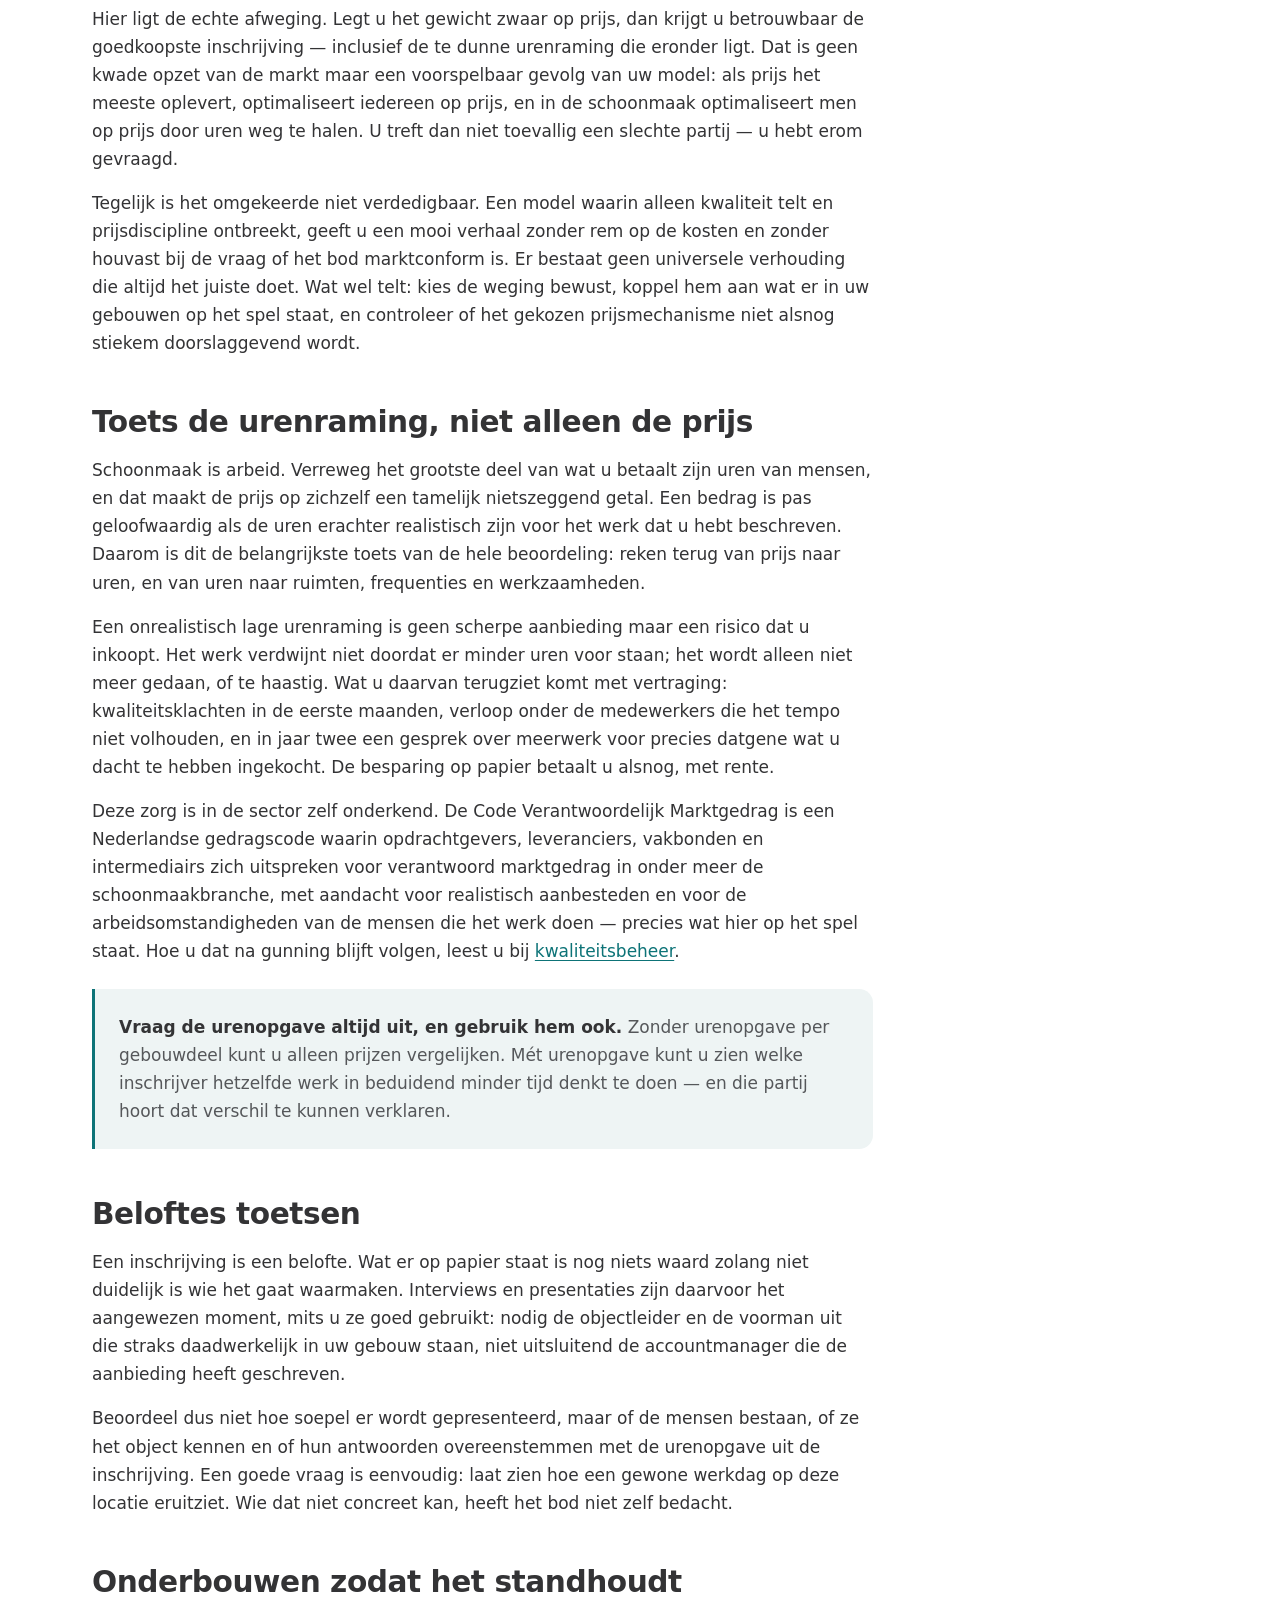
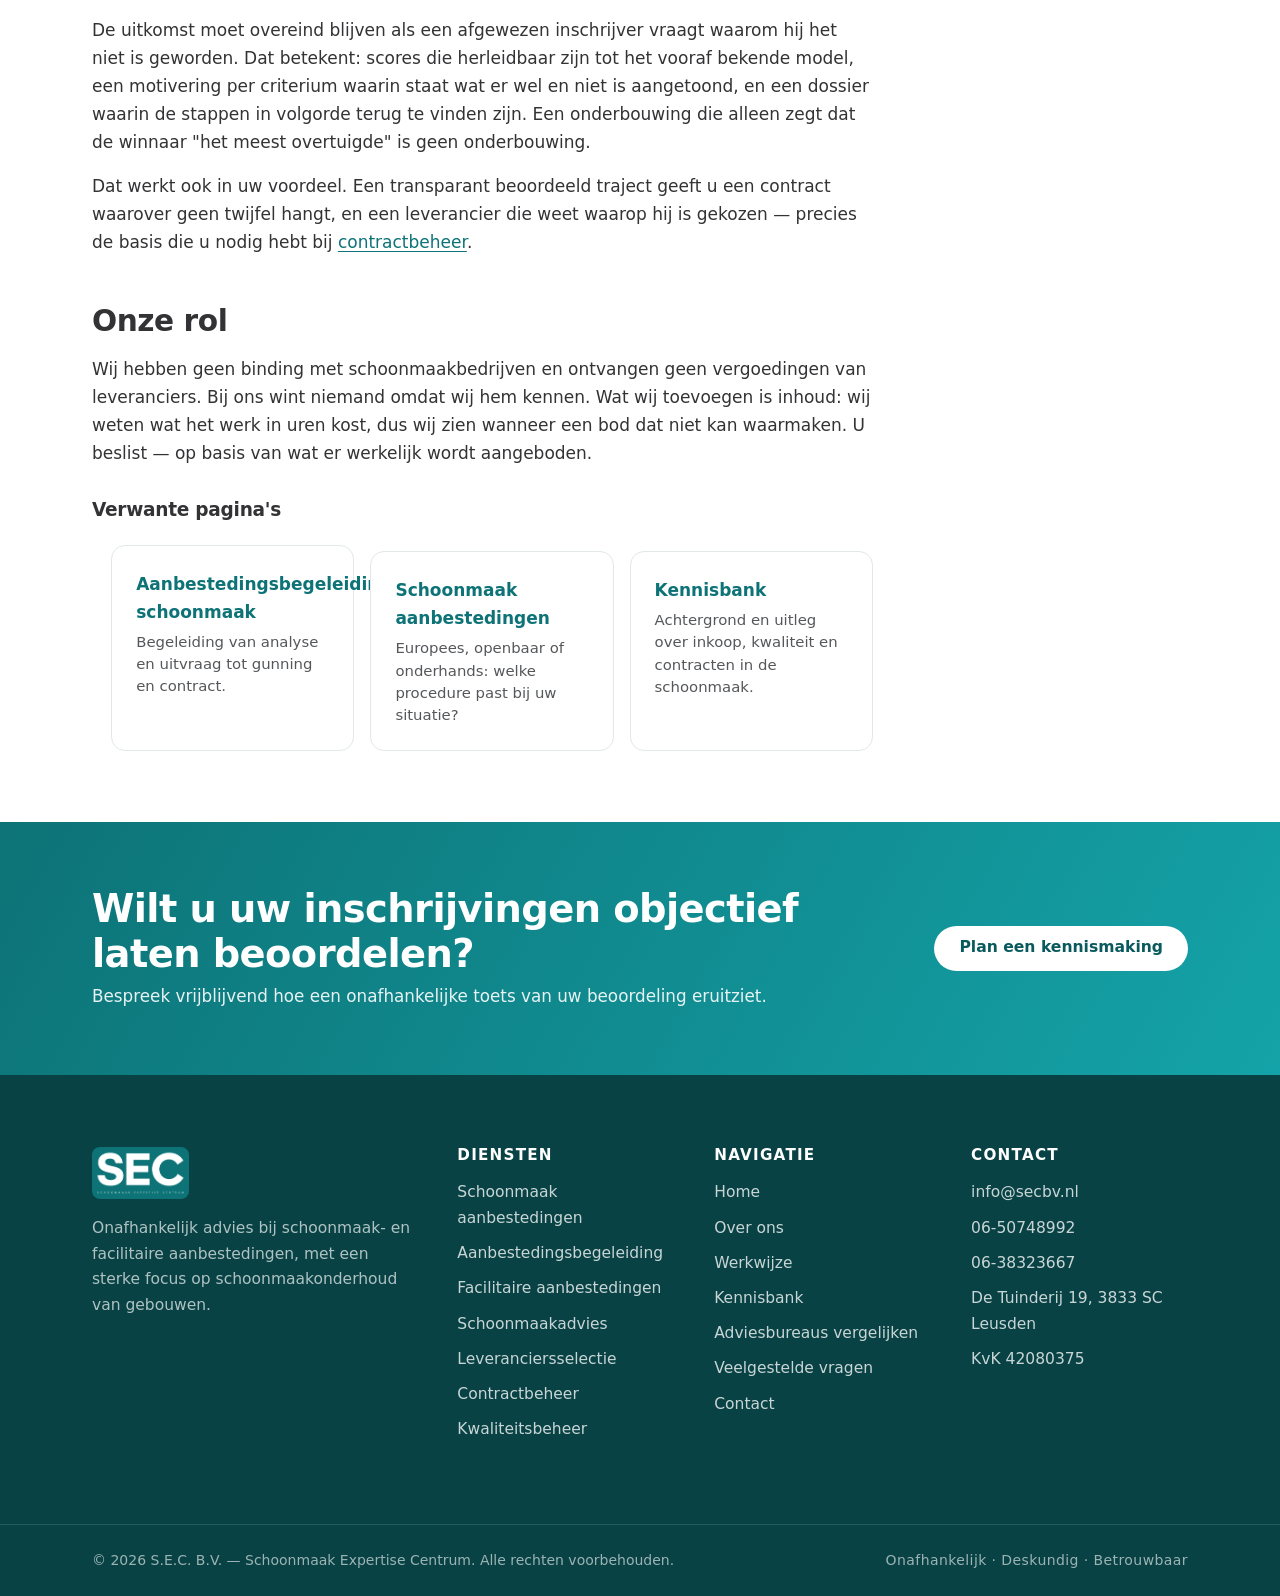
<file: leveranciersselectie-schoonmaak/index.html>
<!DOCTYPE html>
<html lang="nl">
<head>
  <meta charset="UTF-8" />
  <meta name="viewport" content="width=device-width, initial-scale=1.0" />

  <title>Leveranciersselectie schoonmaak: eerlijk vergelijken | S.E.C. B.V.</title>
  <meta name="description" content="Hoe vergelijkt u schoonmaakinschrijvingen eerlijk? Over gunningscriteria, de weging van prijs en kwaliteit, realistische urenramingen en het toetsen van beloftes." />
  <meta name="theme-color" content="#0D7377" />
  <meta name="robots" content="index, follow" />
  <meta name="author" content="S.E.C. B.V. — Schoonmaak Expertise Centrum" />
  <link rel="canonical" href="https://www.secbv.nl/leveranciersselectie-schoonmaak/" />

  <meta property="og:type" content="article" />
  <meta property="og:locale" content="nl_NL" />
  <meta property="og:site_name" content="S.E.C. B.V. — Schoonmaak Expertise Centrum" />
  <meta property="og:title" content="Leveranciersselectie schoonmaak" />
  <meta property="og:description" content="Inschrijvingen eerlijk en vergelijkbaar beoordelen: gunningscriteria, weging van prijs en kwaliteit, en het toetsen van de urenraming." />
  <meta property="og:url" content="https://www.secbv.nl/leveranciersselectie-schoonmaak/" />
  <meta property="og:image" content="https://www.secbv.nl/assets/logo-sec.png" />
  <meta property="og:image:alt" content="Logo S.E.C. B.V. — Schoonmaak Expertise Centrum" />

  <meta name="twitter:card" content="summary_large_image" />
  <meta name="twitter:title" content="Leveranciersselectie schoonmaak" />
  <meta name="twitter:description" content="Inschrijvingen eerlijk en vergelijkbaar beoordelen: gunningscriteria, weging van prijs en kwaliteit, en het toetsen van de urenraming." />
  <meta name="twitter:image" content="https://www.secbv.nl/assets/logo-sec.png" />

  <link rel="icon" type="image/png" href="/assets/logo-sec.png" />
  <link rel="apple-touch-icon" href="/assets/logo-sec.png" />
  <link rel="stylesheet" href="/styles.css?v=3" />

  <script type="application/ld+json">
  {
    "@context": "https://schema.org",
    "@type": "WebPage",
    "@id": "https://www.secbv.nl/leveranciersselectie-schoonmaak/#webpage",
    "url": "https://www.secbv.nl/leveranciersselectie-schoonmaak/",
    "name": "Leveranciersselectie schoonmaak",
    "description": "Hoe u schoonmaakinschrijvingen eerlijk vergelijkt: gunningscriteria, de weging van prijs en kwaliteit, realistische urenramingen en het toetsen van beloftes.",
    "inLanguage": "nl-NL",
    "isPartOf": { "@id": "https://www.secbv.nl/#website" },
    "about": { "@id": "https://www.secbv.nl/#organisatie" }
  }
  </script>

  <script type="application/ld+json">
  {
    "@context": "https://schema.org",
    "@type": "BreadcrumbList",
    "itemListElement": [
      { "@type": "ListItem", "position": 1, "name": "Home", "item": "https://www.secbv.nl/" },
      { "@type": "ListItem", "position": 2, "name": "Leveranciersselectie schoonmaak", "item": "https://www.secbv.nl/leveranciersselectie-schoonmaak/" }
    ]
  }
  </script>
</head>

<body>
  <a class="skip-link" href="#main">Direct naar de inhoud</a>

  <header class="site-header" id="top">
    <div class="container header-inner">
      <a class="brand" href="/" aria-label="S.E.C. B.V. Schoonmaak Expertise Centrum — naar de homepage">
        <img src="/assets/logo-sec.png" alt="S.E.C. B.V. Schoonmaak Expertise Centrum" class="brand-logo" width="120" height="64" fetchpriority="high" decoding="async" />
      </a>

      <nav class="nav" id="primary-nav" aria-label="Hoofdnavigatie">
        <ul class="nav-list">
          <li><a href="/schoonmaak-aanbestedingen/">Aanbestedingen</a></li>
          <li><a href="/aanbestedingsbegeleiding-schoonmaak/">Begeleiding</a></li>
          <li><a href="/schoonmaakadvies/">Schoonmaakadvies</a></li>
          <li><a href="/contractbeheer-schoonmaak/">Contract &amp; kwaliteit</a></li>
          <li><a href="/kennisbank/">Kennisbank</a></li>
          <li><a href="/contact/">Contact</a></li>
        </ul>
        <a href="/contact/" class="btn btn-primary nav-cta-mobile">Neem contact op</a>
      </nav>

      <a href="/contact/" class="btn btn-primary header-cta">Neem contact op</a>

      <button class="nav-toggle" id="nav-toggle" aria-expanded="false" aria-controls="primary-nav" aria-label="Menu openen">
        <span></span><span></span><span></span>
      </button>
    </div>
  </header>

  <main id="main">

    <nav class="breadcrumb container" aria-label="Kruimelpad">
      <ol>
        <li><a href="/">Home</a></li>
        <li><span aria-current="page">Leveranciersselectie schoonmaak</span></li>
      </ol>
    </nav>

    <section class="page-hero" aria-labelledby="page-title">
      <div class="container">
        <p class="eyebrow">Leveranciersselectie</p>
        <h1 id="page-title">Leveranciersselectie schoonmaak: inschrijvingen eerlijk vergelijken</h1>
        <p class="page-hero-lead">
          Drie inschrijvingen naast elkaar, drie verschillende verhalen. Welke daarvan
          levert straks daadwerkelijk schone gebouwen? Die vraag beantwoordt u niet met een
          gevoel, maar met een model dat u vooraf hebt vastgesteld en met een blik onder de
          prijs.
        </p>
        <div class="page-hero-actions">
          <a href="/contact/" class="btn btn-primary">Bespreek uw beoordeling</a>
          <a href="/aanbestedingsbegeleiding-schoonmaak/" class="btn btn-ghost">Over aanbestedingsbegeleiding</a>
        </div>
      </div>
    </section>

    <section class="section">
      <div class="container page-layout">
        <div class="prose">

        <h2>Vergelijkbaar maken begint vóór de inschrijving</h2>
        <p>
          U kunt alleen antwoorden vergelijken op een vraag die u precies hebt gesteld.
          Stelt u een open vraag — "beschrijf uw visie op kwaliteit" — dan krijgt u drie
          brochures terug die niets met elkaar te maken hebben. De ene partij schrijft over
          duurzaamheid, de tweede over haar app, de derde over medewerkerstevredenheid. Alle
          drie mogelijk waar, geen van drieën naast elkaar te leggen.
        </p>
        <p>
          De oplossing zit niet in de beoordeling maar in de uitvraag. Vraag om
          ruimteschema's in hetzelfde format, om urenopgaven per gebouwdeel, om een
          personeelsopzet met functies en contractvormen. Dan wordt vergelijken een kwestie
          van lezen in plaats van interpreteren. Hoe u die uitvraag opbouwt, leest u bij
          <a href="/aanbestedingsbegeleiding-schoonmaak/">aanbestedingsbegeleiding</a>.
        </p>

        <h2>Het beoordelingsmodel stelt u vooraf vast</h2>
        <p>
          Voordat er ook maar één envelop opengaat, ligt vast welke criteria gelden, hoe
          zwaar ze wegen en hoe u punten toekent. Doet u dat niet, dan verschuift het
          zwaartepunt ongemerkt: u leest de inschrijvingen, u krijgt een voorkeur, en het
          model wordt vervolgens de motivering achteraf voor een keuze die al gemaakt is.
          Dat is geen beoordeling meer.
        </p>
        <p>
          Voor aanbestedende diensten is dit geen stijlkwestie maar een harde eis: de
          gunningscriteria en hun weging horen in de stukken te staan voordat de markt
          inschrijft. Voor iedereen daarbuiten geldt de verplichting niet, maar de logica
          wel. Zie ook
          <a href="/schoonmaak-aanbestedingen/">schoonmaak aanbestedingen</a> voor de
          procedurevormen waarbinnen dit speelt.
        </p>

        <h2>De weging van prijs en kwaliteit</h2>
        <p>
          Hier ligt de echte afweging. Legt u het gewicht zwaar op prijs, dan krijgt u
          betrouwbaar de goedkoopste inschrijving — inclusief de te dunne urenraming die
          eronder ligt. Dat is geen kwade opzet van de markt maar een voorspelbaar gevolg
          van uw model: als prijs het meeste oplevert, optimaliseert iedereen op prijs, en
          in de schoonmaak optimaliseert men op prijs door uren weg te halen. U treft dan
          niet toevallig een slechte partij — u hebt erom gevraagd.
        </p>
        <p>
          Tegelijk is het omgekeerde niet verdedigbaar. Een model waarin alleen kwaliteit
          telt en prijsdiscipline ontbreekt, geeft u een mooi verhaal zonder rem op de
          kosten en zonder houvast bij de vraag of het bod marktconform is. Er bestaat geen
          universele verhouding die altijd het juiste doet. Wat wel telt: kies de weging
          bewust, koppel hem aan wat er in uw gebouwen op het spel staat, en controleer of
          het gekozen prijsmechanisme niet alsnog stiekem doorslaggevend wordt.
        </p>

        <h2>Toets de urenraming, niet alleen de prijs</h2>
        <p>
          Schoonmaak is arbeid. Verreweg het grootste deel van wat u betaalt zijn uren van
          mensen, en dat maakt de prijs op zichzelf een tamelijk nietszeggend getal. Een
          bedrag is pas geloofwaardig als de uren erachter realistisch zijn voor het werk
          dat u hebt beschreven. Daarom is dit de belangrijkste toets van de hele
          beoordeling: reken terug van prijs naar uren, en van uren naar ruimten,
          frequenties en werkzaamheden.
        </p>
        <p>
          Een onrealistisch lage urenraming is geen scherpe aanbieding maar een risico dat u
          inkoopt. Het werk verdwijnt niet doordat er minder uren voor staan; het wordt
          alleen niet meer gedaan, of te haastig. Wat u daarvan terugziet komt met
          vertraging: kwaliteitsklachten in de eerste maanden, verloop onder de medewerkers
          die het tempo niet volhouden, en in jaar twee een gesprek over meerwerk voor
          precies datgene wat u dacht te hebben ingekocht. De besparing op papier betaalt u
          alsnog, met rente.
        </p>
        <p>
          Deze zorg is in de sector zelf onderkend. De Code Verantwoordelijk Marktgedrag is
          een Nederlandse gedragscode waarin opdrachtgevers, leveranciers, vakbonden en
          intermediairs zich uitspreken voor verantwoord marktgedrag in onder meer de
          schoonmaakbranche, met aandacht voor realistisch aanbesteden en voor de
          arbeidsomstandigheden van de mensen die het werk doen — precies wat hier op het
          spel staat. Hoe u dat na gunning blijft volgen, leest u bij
          <a href="/kwaliteitsbeheer-schoonmaak/">kwaliteitsbeheer</a>.
        </p>
        <div class="callout">
          <p>
            <strong>Vraag de urenopgave altijd uit, en gebruik hem ook.</strong> Zonder
            urenopgave per gebouwdeel kunt u alleen prijzen vergelijken. Mét urenopgave kunt
            u zien welke inschrijver hetzelfde werk in beduidend minder tijd denkt te doen —
            en die partij hoort dat verschil te kunnen verklaren.
          </p>
        </div>

        <h2>Beloftes toetsen</h2>
        <p>
          Een inschrijving is een belofte. Wat er op papier staat is nog niets waard
          zolang niet duidelijk is wie het gaat waarmaken. Interviews en presentaties zijn
          daarvoor het aangewezen moment, mits u ze goed gebruikt: nodig de objectleider en
          de voorman uit die straks daadwerkelijk in uw gebouw staan, niet uitsluitend de
          accountmanager die de aanbieding heeft geschreven.
        </p>
        <p>
          Beoordeel dus niet hoe soepel er wordt gepresenteerd, maar of de mensen bestaan,
          of ze het object kennen en of hun antwoorden overeenstemmen met de urenopgave uit
          de inschrijving. Een goede vraag is eenvoudig: laat zien hoe een gewone werkdag op
          deze locatie eruitziet. Wie dat niet concreet kan, heeft het bod niet zelf bedacht.
        </p>

        <h2>Onderbouwen zodat het standhoudt</h2>
        <p>
          De uitkomst moet overeind blijven als een afgewezen inschrijver vraagt waarom hij
          het niet is geworden. Dat betekent: scores die herleidbaar zijn tot het vooraf
          bekende model, een motivering per criterium waarin staat wat er wel en niet is
          aangetoond, en een dossier waarin de stappen in volgorde terug te vinden zijn. Een
          onderbouwing die alleen zegt dat de winnaar "het meest overtuigde" is geen
          onderbouwing.
        </p>
        <p>
          Dat werkt ook in uw voordeel. Een transparant beoordeeld traject geeft u een
          contract waarover geen twijfel hangt, en een leverancier die weet waarop hij is
          gekozen — precies de basis die u nodig hebt bij
          <a href="/contractbeheer-schoonmaak/">contractbeheer</a>.
        </p>

        <h2>Onze rol</h2>
        <p>
          Wij hebben geen binding met schoonmaakbedrijven en ontvangen geen vergoedingen van
          leveranciers. Bij ons wint niemand omdat wij hem kennen. Wat wij toevoegen is
          inhoud: wij weten wat het werk in uren kost, dus wij zien wanneer een bod dat niet
          kan waarmaken. U beslist — op basis van wat er werkelijk wordt aangeboden.
        </p>

        <h3>Verwante pagina's</h3>
        <ul class="related">
          <li>
            <a href="/aanbestedingsbegeleiding-schoonmaak/">
              <span class="related-title">Aanbestedingsbegeleiding schoonmaak</span>
              <span class="related-desc">Begeleiding van analyse en uitvraag tot gunning en contract.</span>
            </a>
          </li>
          <li>
            <a href="/schoonmaak-aanbestedingen/">
              <span class="related-title">Schoonmaak aanbestedingen</span>
              <span class="related-desc">Europees, openbaar of onderhands: welke procedure past bij uw situatie?</span>
            </a>
          </li>
          <li>
            <a href="/kennisbank/">
              <span class="related-title">Kennisbank</span>
              <span class="related-desc">Achtergrond en uitleg over inkoop, kwaliteit en contracten in de schoonmaak.</span>
            </a>
          </li>
        </ul>

        </div>

        <aside class="page-aside" aria-label="Paginanavigatie en contact">
          <nav class="toc" aria-label="Op deze pagina"></nav>

          <div class="aside-cta">
            <h2>Inschrijvingen objectief laten beoordelen?</h2>
            <p>Wij toetsen ook wat er onder de prijs zit: de urenraming.</p>
            <a href="/contact/" class="btn btn-primary">Neem contact op</a>
            <p class="aside-cta-direct">Of bel <a href="tel:+31650748992">06-50748992</a></p>
          </div>
        </aside>
      </div>
    </section>

    <section class="cta-band" aria-labelledby="cta-title">
      <div class="container cta-inner">
        <div>
          <h2 id="cta-title">Wilt u uw inschrijvingen objectief laten beoordelen?</h2>
          <p>Bespreek vrijblijvend hoe een onafhankelijke toets van uw beoordeling eruitziet.</p>
        </div>
        <a href="/contact/" class="btn btn-light">Plan een kennismaking</a>
      </div>
    </section>
  </main>

  <footer class="site-footer">
    <div class="container footer-inner">
      <div class="footer-brand">
        <img src="/assets/logo-sec.png" alt="S.E.C. B.V. Schoonmaak Expertise Centrum" class="footer-logo" width="120" height="64" loading="lazy" />
        <p>Onafhankelijk advies bij schoonmaak- en facilitaire aanbestedingen, met een sterke focus op schoonmaakonderhoud van gebouwen.</p>
      </div>

      <nav class="footer-nav" aria-label="Diensten">
        <h3>Diensten</h3>
        <ul>
          <li><a href="/schoonmaak-aanbestedingen/">Schoonmaak aanbestedingen</a></li>
          <li><a href="/aanbestedingsbegeleiding-schoonmaak/">Aanbestedingsbegeleiding</a></li>
          <li><a href="/facilitaire-aanbestedingen/">Facilitaire aanbestedingen</a></li>
          <li><a href="/schoonmaakadvies/">Schoonmaakadvies</a></li>
          <li><a href="/leveranciersselectie-schoonmaak/">Leveranciersselectie</a></li>
          <li><a href="/contractbeheer-schoonmaak/">Contractbeheer</a></li>
          <li><a href="/kwaliteitsbeheer-schoonmaak/">Kwaliteitsbeheer</a></li>
        </ul>
      </nav>

      <nav class="footer-nav" aria-label="Footernavigatie">
        <h3>Navigatie</h3>
        <ul>
          <li><a href="/">Home</a></li>
          <li><a href="/#over">Over ons</a></li>
          <li><a href="/#werkwijze">Werkwijze</a></li>
          <li><a href="/kennisbank/">Kennisbank</a></li>
          <li><a href="/vergelijk-schoonmaakadviesbureaus/">Adviesbureaus vergelijken</a></li>
          <li><a href="/#faq">Veelgestelde vragen</a></li>
          <li><a href="/contact/">Contact</a></li>
        </ul>
      </nav>

      <div class="footer-contact">
        <h3>Contact</h3>
        <ul>
          <li><a href="mailto:info@secbv.nl">info@secbv.nl</a></li>
          <li><a href="tel:+31650748992">06-50748992</a></li>
          <li><a href="tel:+31638323667">06-38323667</a></li>
          <li>De Tuinderij 19, 3833 SC Leusden</li>
          <li>KvK 42080375</li>
        </ul>
      </div>
    </div>

    <div class="footer-bottom">
      <div class="container footer-bottom-inner">
        <p>&copy; <span id="year">2026</span> S.E.C. B.V. — Schoonmaak Expertise Centrum. Alle rechten voorbehouden.</p>
        <p class="footer-tagline">Onafhankelijk · Deskundig · Betrouwbaar</p>
      </div>
    </div>
  </footer>

  <script src="/script.js?v=3" defer></script>
</body>
</html>
</file>
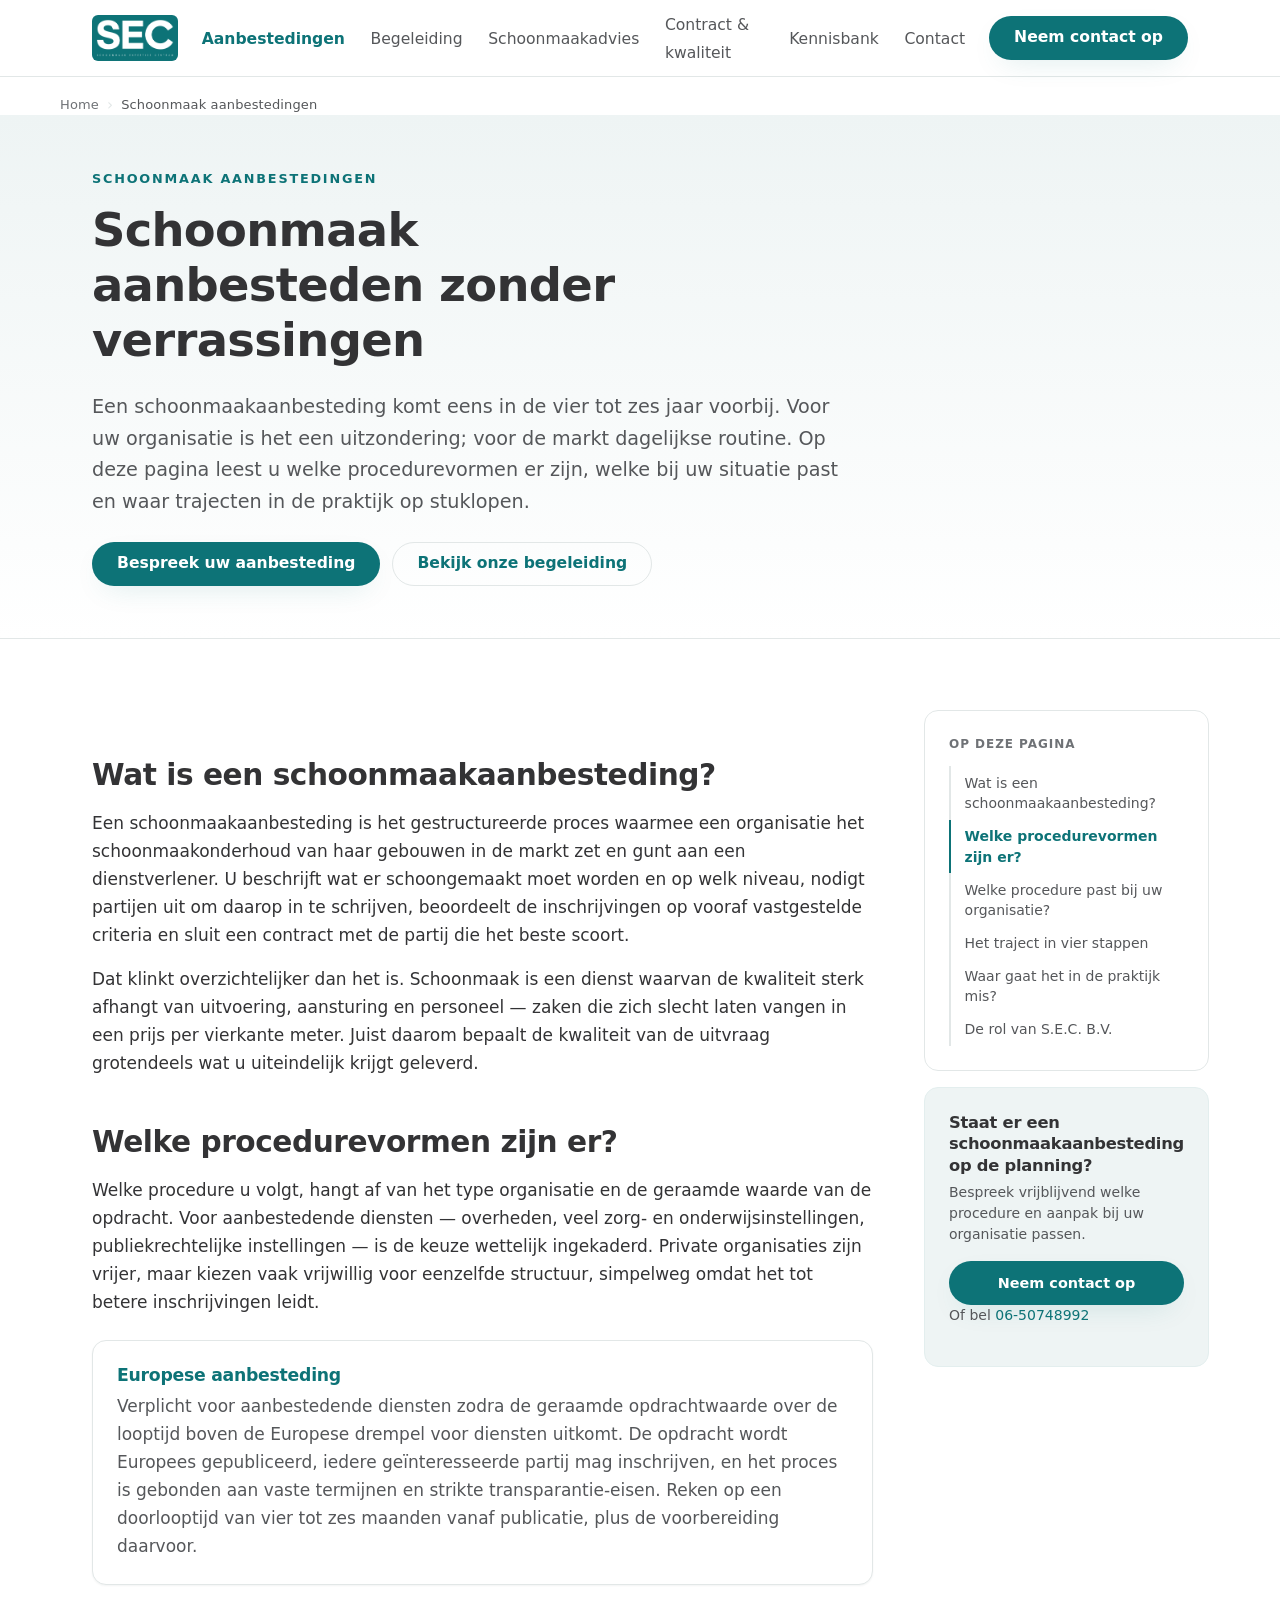
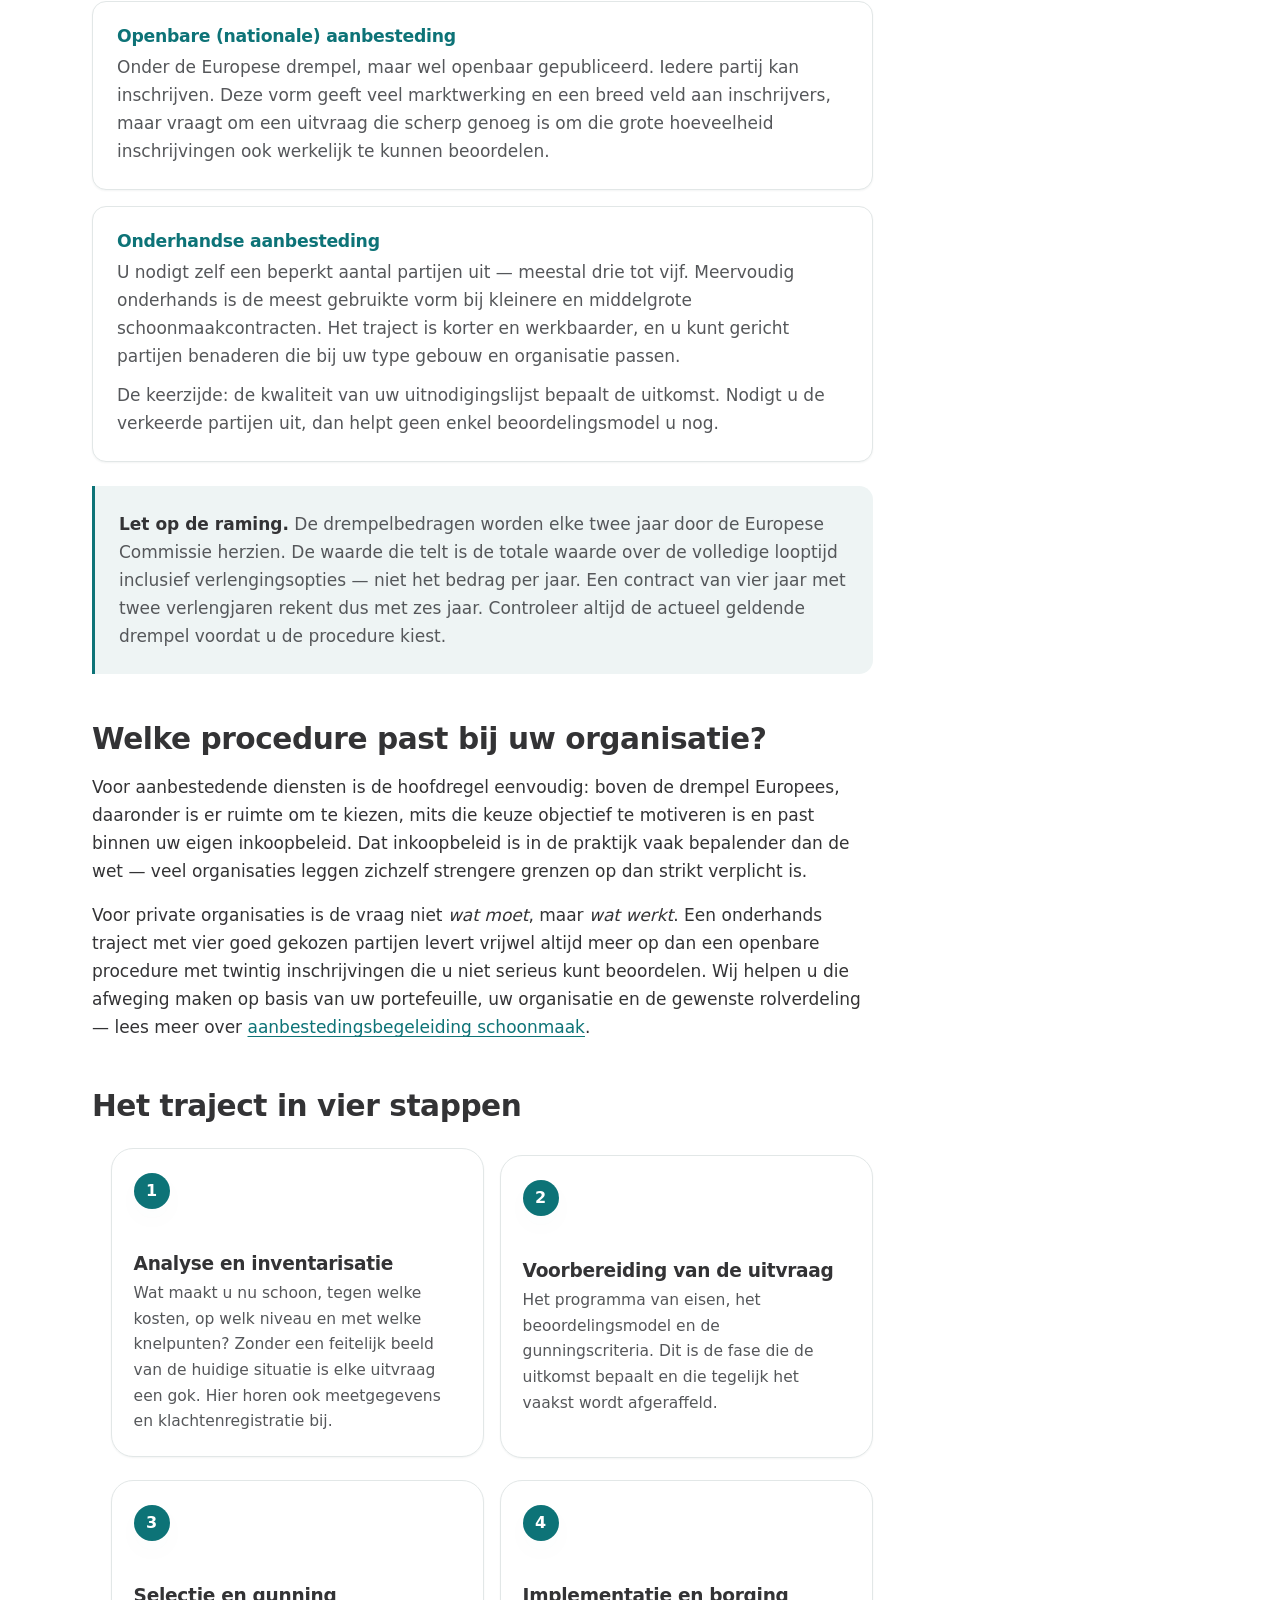
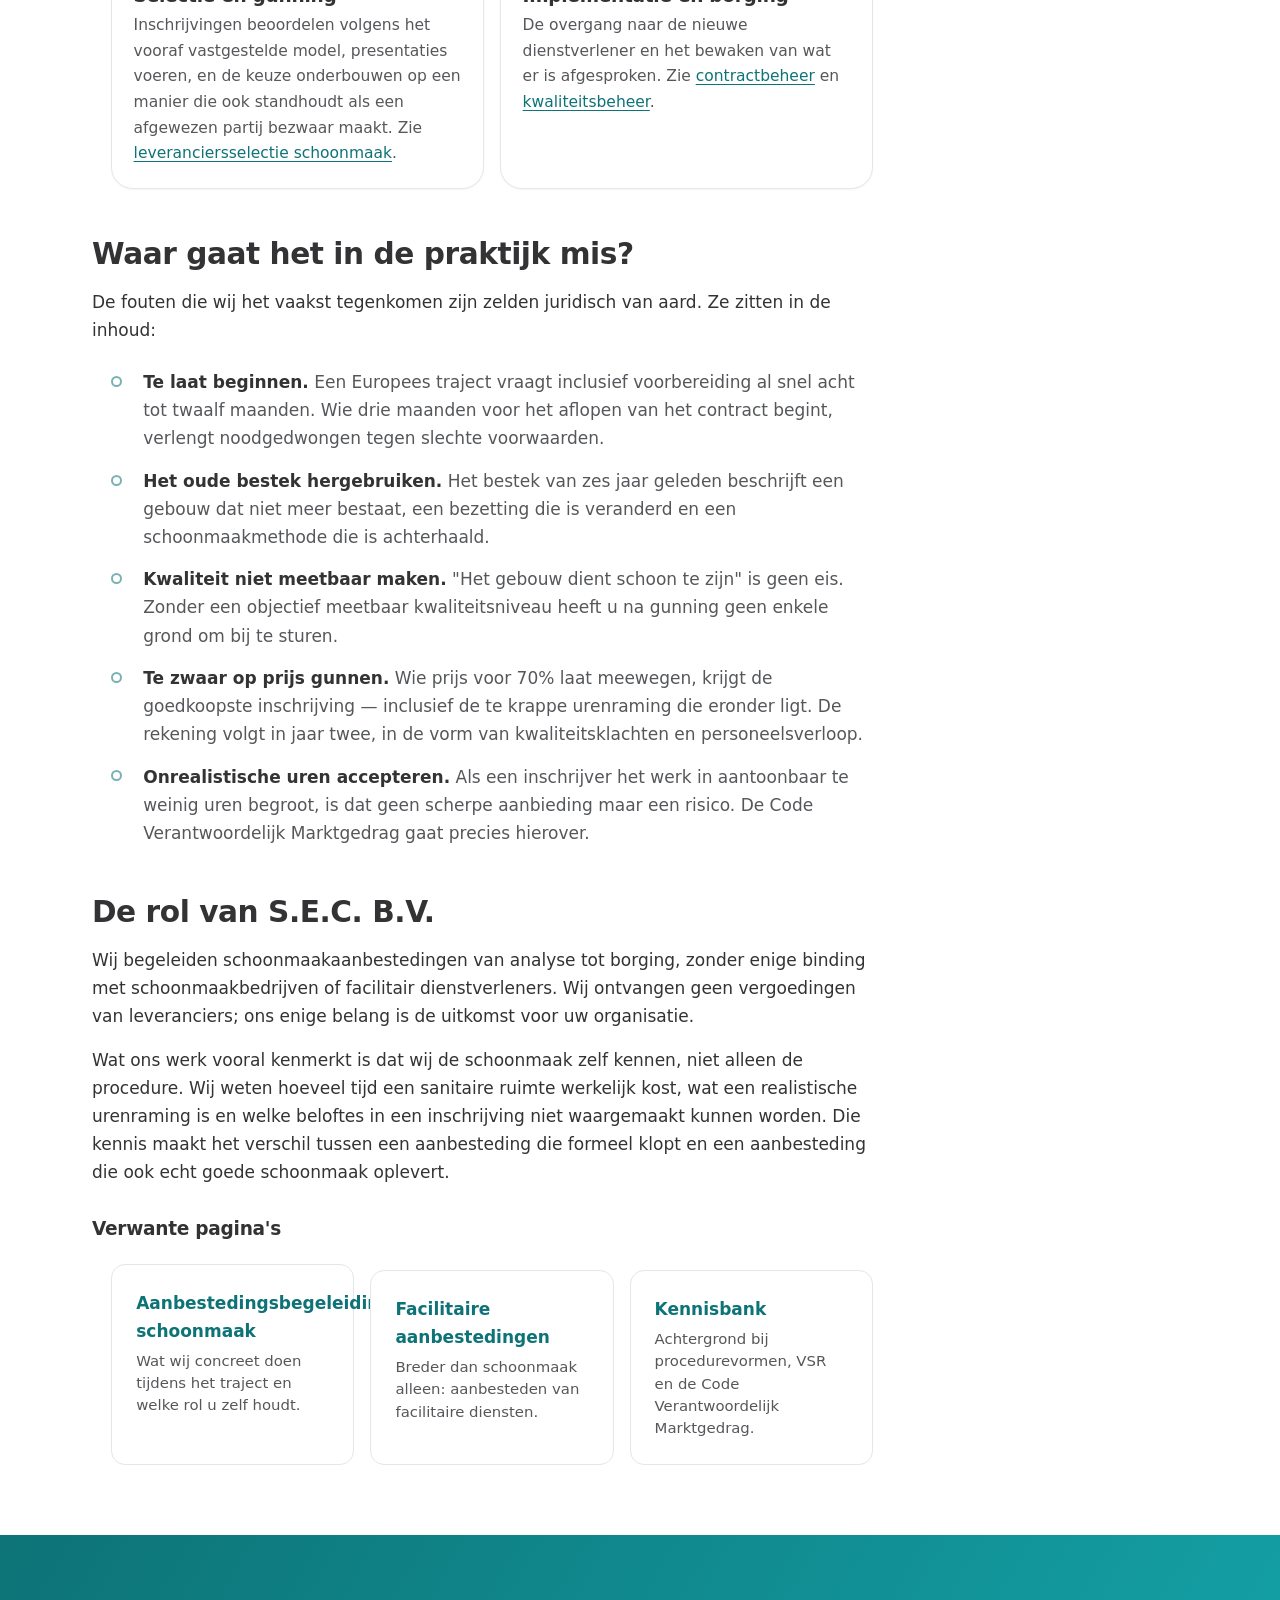
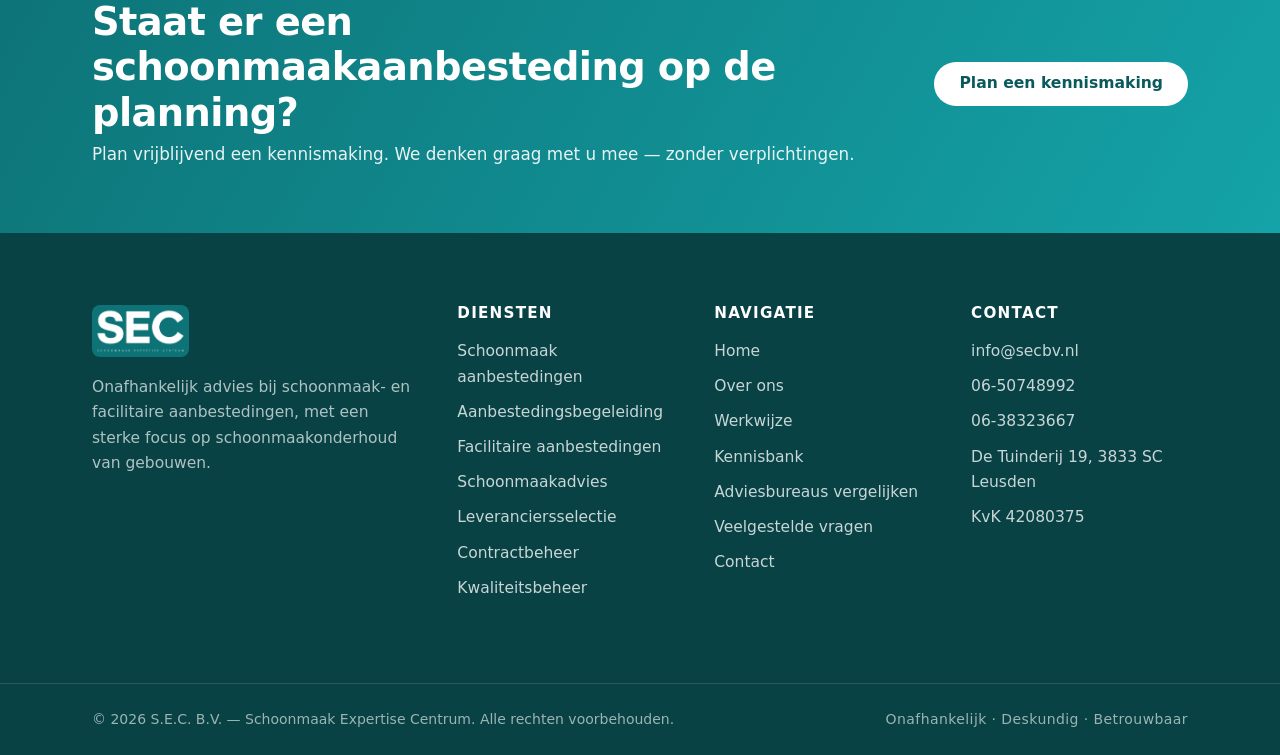
<file: schoonmaak-aanbestedingen/index.html>
<!DOCTYPE html>
<html lang="nl">
<head>
  <meta charset="UTF-8" />
  <meta name="viewport" content="width=device-width, initial-scale=1.0" />

  <title>Schoonmaak aanbestedingen: procedures en aanpak | S.E.C. B.V.</title>
  <meta name="description" content="Europees, openbaar of onderhands aanbesteden van schoonmaakonderhoud? Uitleg over de procedurevormen, drempelbedragen, doorlooptijd en veelgemaakte fouten — plus onafhankelijke begeleiding." />
  <meta name="theme-color" content="#0D7377" />
  <meta name="robots" content="index, follow" />
  <meta name="author" content="S.E.C. B.V. — Schoonmaak Expertise Centrum" />
  <link rel="canonical" href="https://www.secbv.nl/schoonmaak-aanbestedingen/" />

  <meta property="og:type" content="article" />
  <meta property="og:locale" content="nl_NL" />
  <meta property="og:site_name" content="S.E.C. B.V. — Schoonmaak Expertise Centrum" />
  <meta property="og:title" content="Schoonmaak aanbestedingen: procedures en aanpak" />
  <meta property="og:description" content="Uitleg over Europese, openbare en onderhandse schoonmaakaanbestedingen: welke procedure past bij uw organisatie en wat komt erbij kijken?" />
  <meta property="og:url" content="https://www.secbv.nl/schoonmaak-aanbestedingen/" />
  <meta property="og:image" content="https://www.secbv.nl/assets/logo-sec.png" />
  <meta property="og:image:alt" content="Logo S.E.C. B.V. — Schoonmaak Expertise Centrum" />

  <meta name="twitter:card" content="summary_large_image" />
  <meta name="twitter:title" content="Schoonmaak aanbestedingen: procedures en aanpak" />
  <meta name="twitter:description" content="Europees, openbaar of onderhands aanbesteden van schoonmaakonderhoud? Uitleg over de procedurevormen en het traject." />
  <meta name="twitter:image" content="https://www.secbv.nl/assets/logo-sec.png" />

  <link rel="icon" type="image/png" href="/assets/logo-sec.png" />
  <link rel="apple-touch-icon" href="/assets/logo-sec.png" />
  <link rel="stylesheet" href="/styles.css?v=3" />

  <script type="application/ld+json">
  {
    "@context": "https://schema.org",
    "@type": "WebPage",
    "@id": "https://www.secbv.nl/schoonmaak-aanbestedingen/#webpage",
    "url": "https://www.secbv.nl/schoonmaak-aanbestedingen/",
    "name": "Schoonmaak aanbestedingen: procedures en aanpak",
    "description": "Uitleg over Europese, openbare en onderhandse schoonmaakaanbestedingen: procedurevormen, doorlooptijd en veelgemaakte fouten.",
    "inLanguage": "nl-NL",
    "isPartOf": { "@id": "https://www.secbv.nl/#website" },
    "about": { "@id": "https://www.secbv.nl/#organisatie" }
  }
  </script>

  <script type="application/ld+json">
  {
    "@context": "https://schema.org",
    "@type": "BreadcrumbList",
    "itemListElement": [
      {
        "@type": "ListItem",
        "position": 1,
        "name": "Home",
        "item": "https://www.secbv.nl/"
      },
      {
        "@type": "ListItem",
        "position": 2,
        "name": "Schoonmaak aanbestedingen",
        "item": "https://www.secbv.nl/schoonmaak-aanbestedingen/"
      }
    ]
  }
  </script>
</head>

<body>
  <a class="skip-link" href="#main">Direct naar de inhoud</a>

  <header class="site-header" id="top">
    <div class="container header-inner">
      <a class="brand" href="/" aria-label="S.E.C. B.V. Schoonmaak Expertise Centrum — naar de homepage">
        <img src="/assets/logo-sec.png" alt="S.E.C. B.V. Schoonmaak Expertise Centrum" class="brand-logo" width="120" height="64" fetchpriority="high" decoding="async" />
      </a>

      <nav class="nav" id="primary-nav" aria-label="Hoofdnavigatie">
        <ul class="nav-list">
          <li><a href="/schoonmaak-aanbestedingen/" aria-current="page">Aanbestedingen</a></li>
          <li><a href="/aanbestedingsbegeleiding-schoonmaak/">Begeleiding</a></li>
          <li><a href="/schoonmaakadvies/">Schoonmaakadvies</a></li>
          <li><a href="/contractbeheer-schoonmaak/">Contract &amp; kwaliteit</a></li>
          <li><a href="/kennisbank/">Kennisbank</a></li>
          <li><a href="/contact/">Contact</a></li>
        </ul>
        <a href="/contact/" class="btn btn-primary nav-cta-mobile">Neem contact op</a>
      </nav>

      <a href="/contact/" class="btn btn-primary header-cta">Neem contact op</a>

      <button class="nav-toggle" id="nav-toggle" aria-expanded="false" aria-controls="primary-nav" aria-label="Menu openen">
        <span></span><span></span><span></span>
      </button>
    </div>
  </header>

  <main id="main">

    <nav class="breadcrumb container" aria-label="Kruimelpad">
      <ol>
        <li><a href="/">Home</a></li>
        <li><span aria-current="page">Schoonmaak aanbestedingen</span></li>
      </ol>
    </nav>

    <section class="page-hero" aria-labelledby="page-title">
      <div class="container">
        <p class="eyebrow">Schoonmaak aanbestedingen</p>
        <h1 id="page-title">Schoonmaak aanbesteden zonder verrassingen</h1>
        <p class="page-hero-lead">
          Een schoonmaakaanbesteding komt eens in de vier tot zes jaar voorbij. Voor uw
          organisatie is het een uitzondering; voor de markt dagelijkse routine. Op deze
          pagina leest u welke procedurevormen er zijn, welke bij uw situatie past en
          waar trajecten in de praktijk op stuklopen.
        </p>
        <div class="page-hero-actions">
          <a href="/contact/" class="btn btn-primary">Bespreek uw aanbesteding</a>
          <a href="/aanbestedingsbegeleiding-schoonmaak/" class="btn btn-ghost">Bekijk onze begeleiding</a>
        </div>
      </div>
    </section>

    <section class="section">
      <div class="container page-layout">
        <div class="prose">

        <h2>Wat is een schoonmaakaanbesteding?</h2>
        <p>
          Een schoonmaakaanbesteding is het gestructureerde proces waarmee een organisatie
          het schoonmaakonderhoud van haar gebouwen in de markt zet en gunt aan een
          dienstverlener. U beschrijft wat er schoongemaakt moet worden en op welk niveau,
          nodigt partijen uit om daarop in te schrijven, beoordeelt de inschrijvingen op
          vooraf vastgestelde criteria en sluit een contract met de partij die het beste
          scoort.
        </p>
        <p>
          Dat klinkt overzichtelijker dan het is. Schoonmaak is een dienst waarvan de
          kwaliteit sterk afhangt van uitvoering, aansturing en personeel — zaken die zich
          slecht laten vangen in een prijs per vierkante meter. Juist daarom bepaalt de
          kwaliteit van de uitvraag grotendeels wat u uiteindelijk krijgt geleverd.
        </p>

        <h2>Welke procedurevormen zijn er?</h2>
        <p>
          Welke procedure u volgt, hangt af van het type organisatie en de geraamde waarde
          van de opdracht. Voor aanbestedende diensten — overheden, veel zorg- en
          onderwijsinstellingen, publiekrechtelijke instellingen — is de keuze wettelijk
          ingekaderd. Private organisaties zijn vrijer, maar kiezen vaak vrijwillig voor
          eenzelfde structuur, simpelweg omdat het tot betere inschrijvingen leidt.
        </p>

        <div class="info-blocks">
          <div class="info-block">
            <h3>Europese aanbesteding</h3>
            <p>
              Verplicht voor aanbestedende diensten zodra de geraamde opdrachtwaarde over de
              looptijd boven de Europese drempel voor diensten uitkomt. De opdracht wordt
              Europees gepubliceerd, iedere geïnteresseerde partij mag inschrijven, en het
              proces is gebonden aan vaste termijnen en strikte transparantie-eisen. Reken op
              een doorlooptijd van vier tot zes maanden vanaf publicatie, plus de
              voorbereiding daarvoor.
            </p>
          </div>

          <div class="info-block">
            <h3>Openbare (nationale) aanbesteding</h3>
            <p>
              Onder de Europese drempel, maar wel openbaar gepubliceerd. Iedere partij kan
              inschrijven. Deze vorm geeft veel marktwerking en een breed veld aan
              inschrijvers, maar vraagt om een uitvraag die scherp genoeg is om die grote
              hoeveelheid inschrijvingen ook werkelijk te kunnen beoordelen.
            </p>
          </div>

          <div class="info-block">
            <h3>Onderhandse aanbesteding</h3>
            <p>
              U nodigt zelf een beperkt aantal partijen uit — meestal drie tot vijf. Meervoudig
              onderhands is de meest gebruikte vorm bij kleinere en middelgrote
              schoonmaakcontracten. Het traject is korter en werkbaarder, en u kunt gericht
              partijen benaderen die bij uw type gebouw en organisatie passen.
            </p>
            <p>
              De keerzijde: de kwaliteit van uw uitnodigingslijst bepaalt de uitkomst. Nodigt u
              de verkeerde partijen uit, dan helpt geen enkel beoordelingsmodel u nog.
            </p>
          </div>
        </div>

        <div class="callout">
          <p>
            <strong>Let op de raming.</strong> De drempelbedragen worden elke twee jaar
            door de Europese Commissie herzien. De waarde die telt is de totale waarde over
            de volledige looptijd inclusief verlengingsopties — niet het bedrag per jaar.
            Een contract van vier jaar met twee verlengjaren rekent dus met zes jaar.
            Controleer altijd de actueel geldende drempel voordat u de procedure kiest.
          </p>
        </div>

        <h2>Welke procedure past bij uw organisatie?</h2>
        <p>
          Voor aanbestedende diensten is de hoofdregel eenvoudig: boven de drempel
          Europees, daaronder is er ruimte om te kiezen, mits die keuze objectief te
          motiveren is en past binnen uw eigen inkoopbeleid. Dat inkoopbeleid is in de
          praktijk vaak bepalender dan de wet — veel organisaties leggen zichzelf strengere
          grenzen op dan strikt verplicht is.
        </p>
        <p>
          Voor private organisaties is de vraag niet <em>wat moet</em>, maar <em>wat
          werkt</em>. Een onderhands traject met vier goed gekozen partijen levert vrijwel
          altijd meer op dan een openbare procedure met twintig inschrijvingen die u niet
          serieus kunt beoordelen. Wij helpen u die afweging maken op basis van uw
          portefeuille, uw organisatie en de gewenste rolverdeling — lees meer over
          <a href="/aanbestedingsbegeleiding-schoonmaak/">aanbestedingsbegeleiding schoonmaak</a>.
        </p>

        <h2>Het traject in vier stappen</h2>
        <ol class="steps">
          <li class="step">
            <span class="step-num">1</span>
            <h3>Analyse en inventarisatie</h3>
            <p>
              Wat maakt u nu schoon, tegen welke kosten, op welk niveau en met welke
              knelpunten? Zonder een feitelijk beeld van de huidige situatie is elke
              uitvraag een gok. Hier horen ook meetgegevens en klachtenregistratie bij.
            </p>
          </li>
          <li class="step">
            <span class="step-num">2</span>
            <h3>Voorbereiding van de uitvraag</h3>
            <p>
              Het programma van eisen, het beoordelingsmodel en de gunningscriteria. Dit is
              de fase die de uitkomst bepaalt en die tegelijk het vaakst wordt afgeraffeld.
            </p>
          </li>
          <li class="step">
            <span class="step-num">3</span>
            <h3>Selectie en gunning</h3>
            <p>
              Inschrijvingen beoordelen volgens het vooraf vastgestelde model, presentaties
              voeren, en de keuze onderbouwen op een manier die ook standhoudt als een
              afgewezen partij bezwaar maakt. Zie
              <a href="/leveranciersselectie-schoonmaak/">leveranciersselectie schoonmaak</a>.
            </p>
          </li>
          <li class="step">
            <span class="step-num">4</span>
            <h3>Implementatie en borging</h3>
            <p>
              De overgang naar de nieuwe dienstverlener en het bewaken van wat er is
              afgesproken. Zie <a href="/contractbeheer-schoonmaak/">contractbeheer</a> en
              <a href="/kwaliteitsbeheer-schoonmaak/">kwaliteitsbeheer</a>.
            </p>
          </li>
        </ol>

        <h2>Waar gaat het in de praktijk mis?</h2>
        <p>
          De fouten die wij het vaakst tegenkomen zijn zelden juridisch van aard. Ze zitten
          in de inhoud:
        </p>
        <ul class="pitfall-list">
          <li>
            <strong>Te laat beginnen.</strong> Een Europees traject vraagt inclusief
            voorbereiding al snel acht tot twaalf maanden. Wie drie maanden voor het
            aflopen van het contract begint, verlengt noodgedwongen tegen slechte
            voorwaarden.
          </li>
          <li>
            <strong>Het oude bestek hergebruiken.</strong> Het bestek van zes jaar geleden
            beschrijft een gebouw dat niet meer bestaat, een bezetting die is veranderd en
            een schoonmaakmethode die is achterhaald.
          </li>
          <li>
            <strong>Kwaliteit niet meetbaar maken.</strong> "Het gebouw dient schoon te
            zijn" is geen eis. Zonder een objectief meetbaar kwaliteitsniveau heeft u na
            gunning geen enkele grond om bij te sturen.
          </li>
          <li>
            <strong>Te zwaar op prijs gunnen.</strong> Wie prijs voor 70% laat meewegen,
            krijgt de goedkoopste inschrijving — inclusief de te krappe urenraming die
            eronder ligt. De rekening volgt in jaar twee, in de vorm van kwaliteitsklachten
            en personeelsverloop.
          </li>
          <li>
            <strong>Onrealistische uren accepteren.</strong> Als een inschrijver het werk
            in aantoonbaar te weinig uren begroot, is dat geen scherpe aanbieding maar een
            risico. De Code Verantwoordelijk Marktgedrag gaat precies hierover.
          </li>
        </ul>

        <h2>De rol van S.E.C. B.V.</h2>
        <p>
          Wij begeleiden schoonmaakaanbestedingen van analyse tot borging, zonder enige
          binding met schoonmaakbedrijven of facilitair dienstverleners. Wij ontvangen geen
          vergoedingen van leveranciers; ons enige belang is de uitkomst voor uw
          organisatie.
        </p>
        <p>
          Wat ons werk vooral kenmerkt is dat wij de schoonmaak zelf kennen, niet alleen de
          procedure. Wij weten hoeveel tijd een sanitaire ruimte werkelijk kost, wat een
          realistische urenraming is en welke beloftes in een inschrijving niet waargemaakt
          kunnen worden. Die kennis maakt het verschil tussen een aanbesteding die formeel
          klopt en een aanbesteding die ook echt goede schoonmaak oplevert.
        </p>

        <h3>Verwante pagina's</h3>
        <ul class="related">
          <li>
            <a href="/aanbestedingsbegeleiding-schoonmaak/">
              <span class="related-title">Aanbestedingsbegeleiding schoonmaak</span>
              <span class="related-desc">Wat wij concreet doen tijdens het traject en welke rol u zelf houdt.</span>
            </a>
          </li>
          <li>
            <a href="/facilitaire-aanbestedingen/">
              <span class="related-title">Facilitaire aanbestedingen</span>
              <span class="related-desc">Breder dan schoonmaak alleen: aanbesteden van facilitaire diensten.</span>
            </a>
          </li>
          <li>
            <a href="/kennisbank/">
              <span class="related-title">Kennisbank</span>
              <span class="related-desc">Achtergrond bij procedurevormen, VSR en de Code Verantwoordelijk Marktgedrag.</span>
            </a>
          </li>
        </ul>

        </div>

        <aside class="page-aside" aria-label="Paginanavigatie en contact">
          <nav class="toc" aria-label="Op deze pagina"></nav>

          <div class="aside-cta">
            <h2>Staat er een schoonmaakaanbesteding op de planning?</h2>
            <p>Bespreek vrijblijvend welke procedure en aanpak bij uw organisatie passen.</p>
            <a href="/contact/" class="btn btn-primary">Neem contact op</a>
            <p class="aside-cta-direct">Of bel <a href="tel:+31650748992">06-50748992</a></p>
          </div>
        </aside>
      </div>
    </section>

    <section class="cta-band" aria-labelledby="cta-title">
      <div class="container cta-inner">
        <div>
          <h2 id="cta-title">Staat er een schoonmaakaanbesteding op de planning?</h2>
          <p>Plan vrijblijvend een kennismaking. We denken graag met u mee — zonder verplichtingen.</p>
        </div>
        <a href="/contact/" class="btn btn-light">Plan een kennismaking</a>
      </div>
    </section>
  </main>

  <footer class="site-footer">
    <div class="container footer-inner">
      <div class="footer-brand">
        <img src="/assets/logo-sec.png" alt="S.E.C. B.V. Schoonmaak Expertise Centrum" class="footer-logo" width="120" height="64" loading="lazy" />
        <p>Onafhankelijk advies bij schoonmaak- en facilitaire aanbestedingen, met een sterke focus op schoonmaakonderhoud van gebouwen.</p>
      </div>

      <nav class="footer-nav" aria-label="Diensten">
        <h3>Diensten</h3>
        <ul>
          <li><a href="/schoonmaak-aanbestedingen/">Schoonmaak aanbestedingen</a></li>
          <li><a href="/aanbestedingsbegeleiding-schoonmaak/">Aanbestedingsbegeleiding</a></li>
          <li><a href="/facilitaire-aanbestedingen/">Facilitaire aanbestedingen</a></li>
          <li><a href="/schoonmaakadvies/">Schoonmaakadvies</a></li>
          <li><a href="/leveranciersselectie-schoonmaak/">Leveranciersselectie</a></li>
          <li><a href="/contractbeheer-schoonmaak/">Contractbeheer</a></li>
          <li><a href="/kwaliteitsbeheer-schoonmaak/">Kwaliteitsbeheer</a></li>
        </ul>
      </nav>

      <nav class="footer-nav" aria-label="Footernavigatie">
        <h3>Navigatie</h3>
        <ul>
          <li><a href="/">Home</a></li>
          <li><a href="/#over">Over ons</a></li>
          <li><a href="/#werkwijze">Werkwijze</a></li>
          <li><a href="/kennisbank/">Kennisbank</a></li>
          <li><a href="/vergelijk-schoonmaakadviesbureaus/">Adviesbureaus vergelijken</a></li>
          <li><a href="/#faq">Veelgestelde vragen</a></li>
          <li><a href="/contact/">Contact</a></li>
        </ul>
      </nav>

      <div class="footer-contact">
        <h3>Contact</h3>
        <ul>
          <li><a href="mailto:info@secbv.nl">info@secbv.nl</a></li>
          <li><a href="tel:+31650748992">06-50748992</a></li>
          <li><a href="tel:+31638323667">06-38323667</a></li>
          <li>De Tuinderij 19, 3833 SC Leusden</li>
          <li>KvK 42080375</li>
        </ul>
      </div>
    </div>

    <div class="footer-bottom">
      <div class="container footer-bottom-inner">
        <p>&copy; <span id="year">2026</span> S.E.C. B.V. — Schoonmaak Expertise Centrum. Alle rechten voorbehouden.</p>
        <p class="footer-tagline">Onafhankelijk · Deskundig · Betrouwbaar</p>
      </div>
    </div>
  </footer>

  <script src="/script.js?v=3" defer></script>
</body>
</html>
</file>
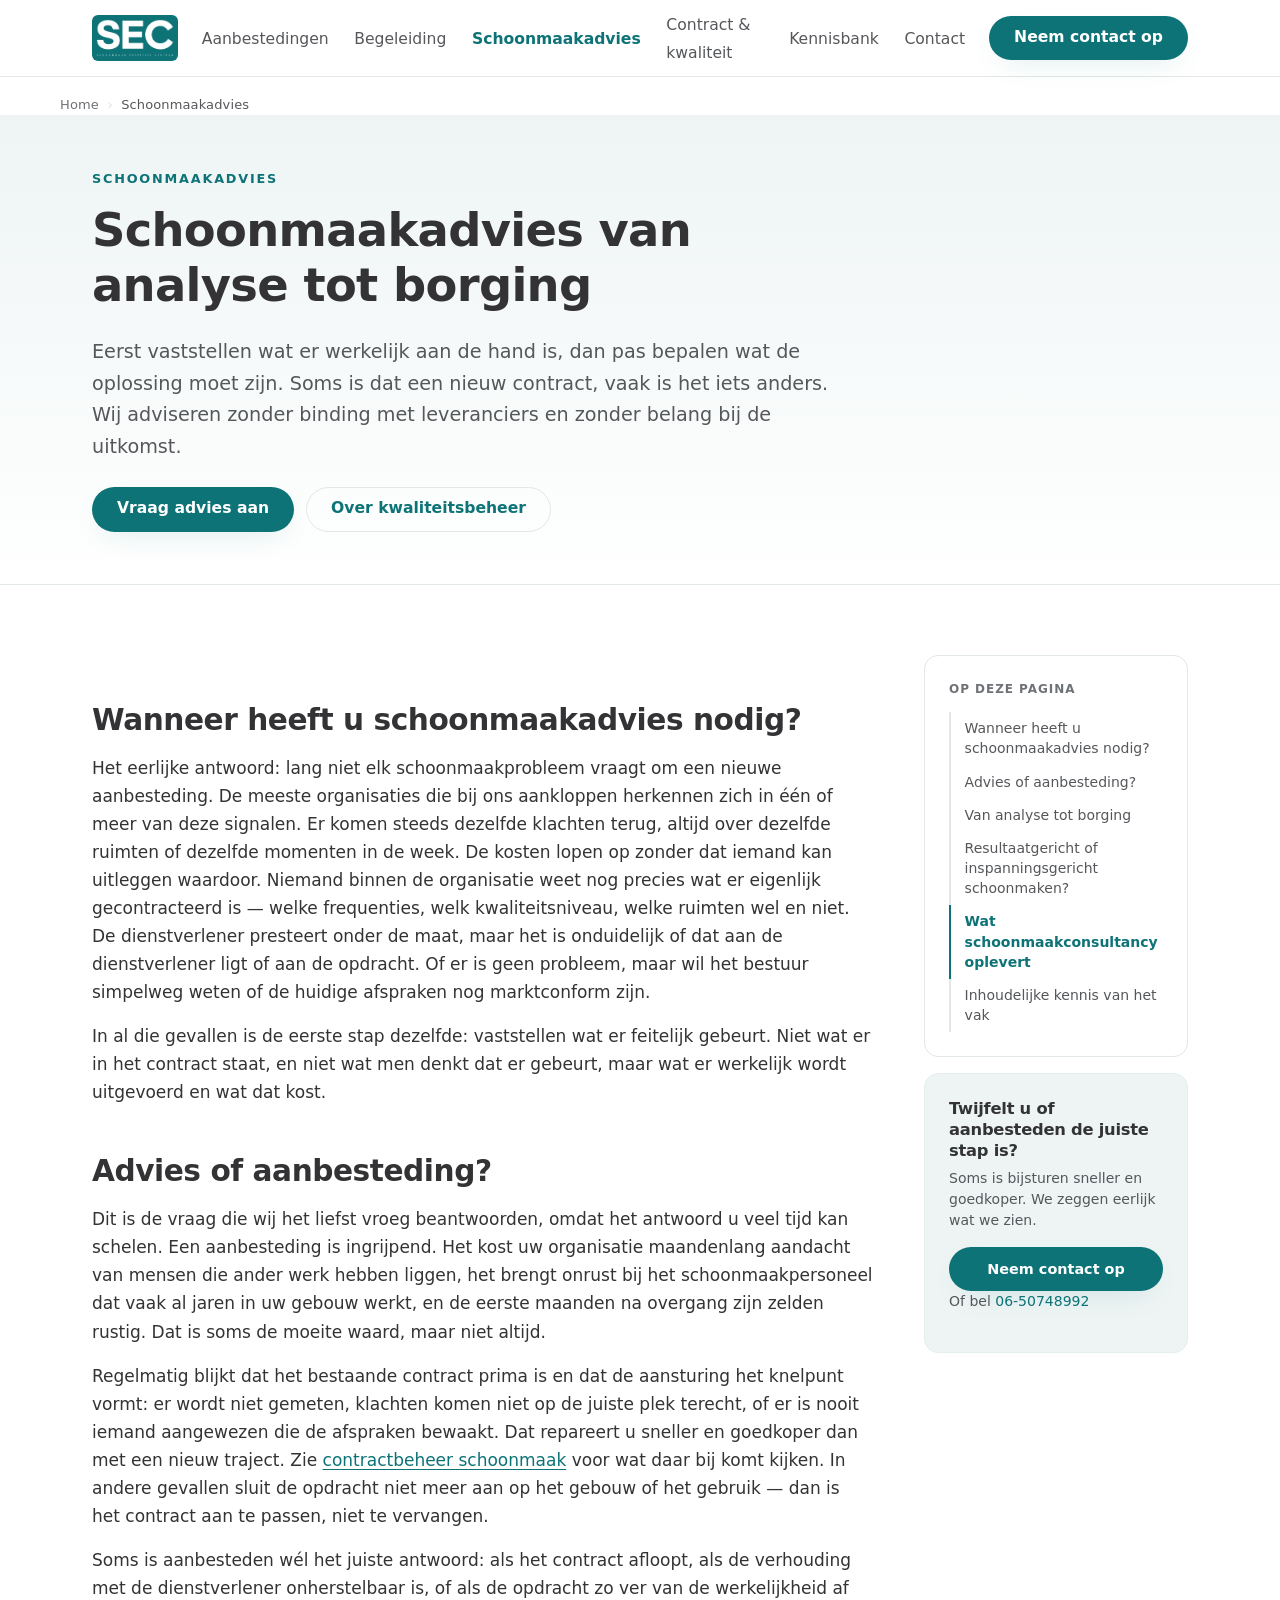
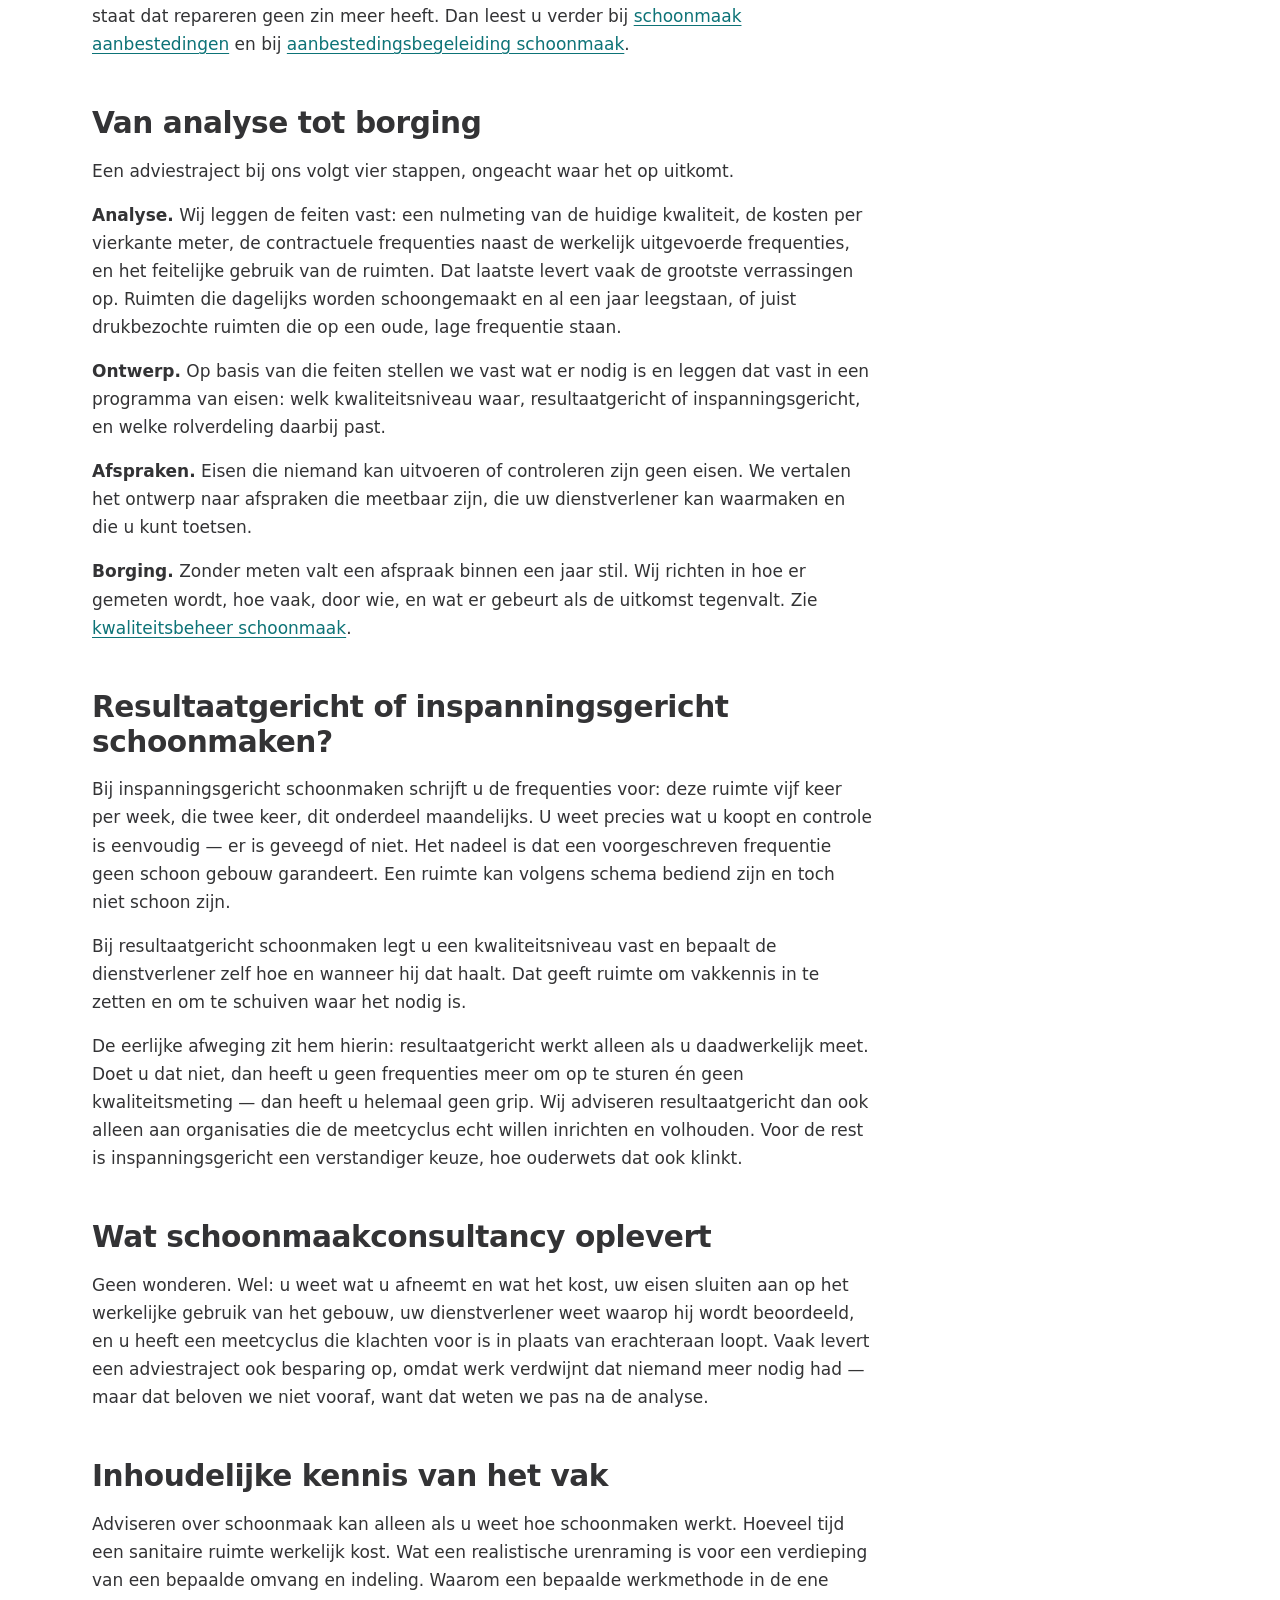
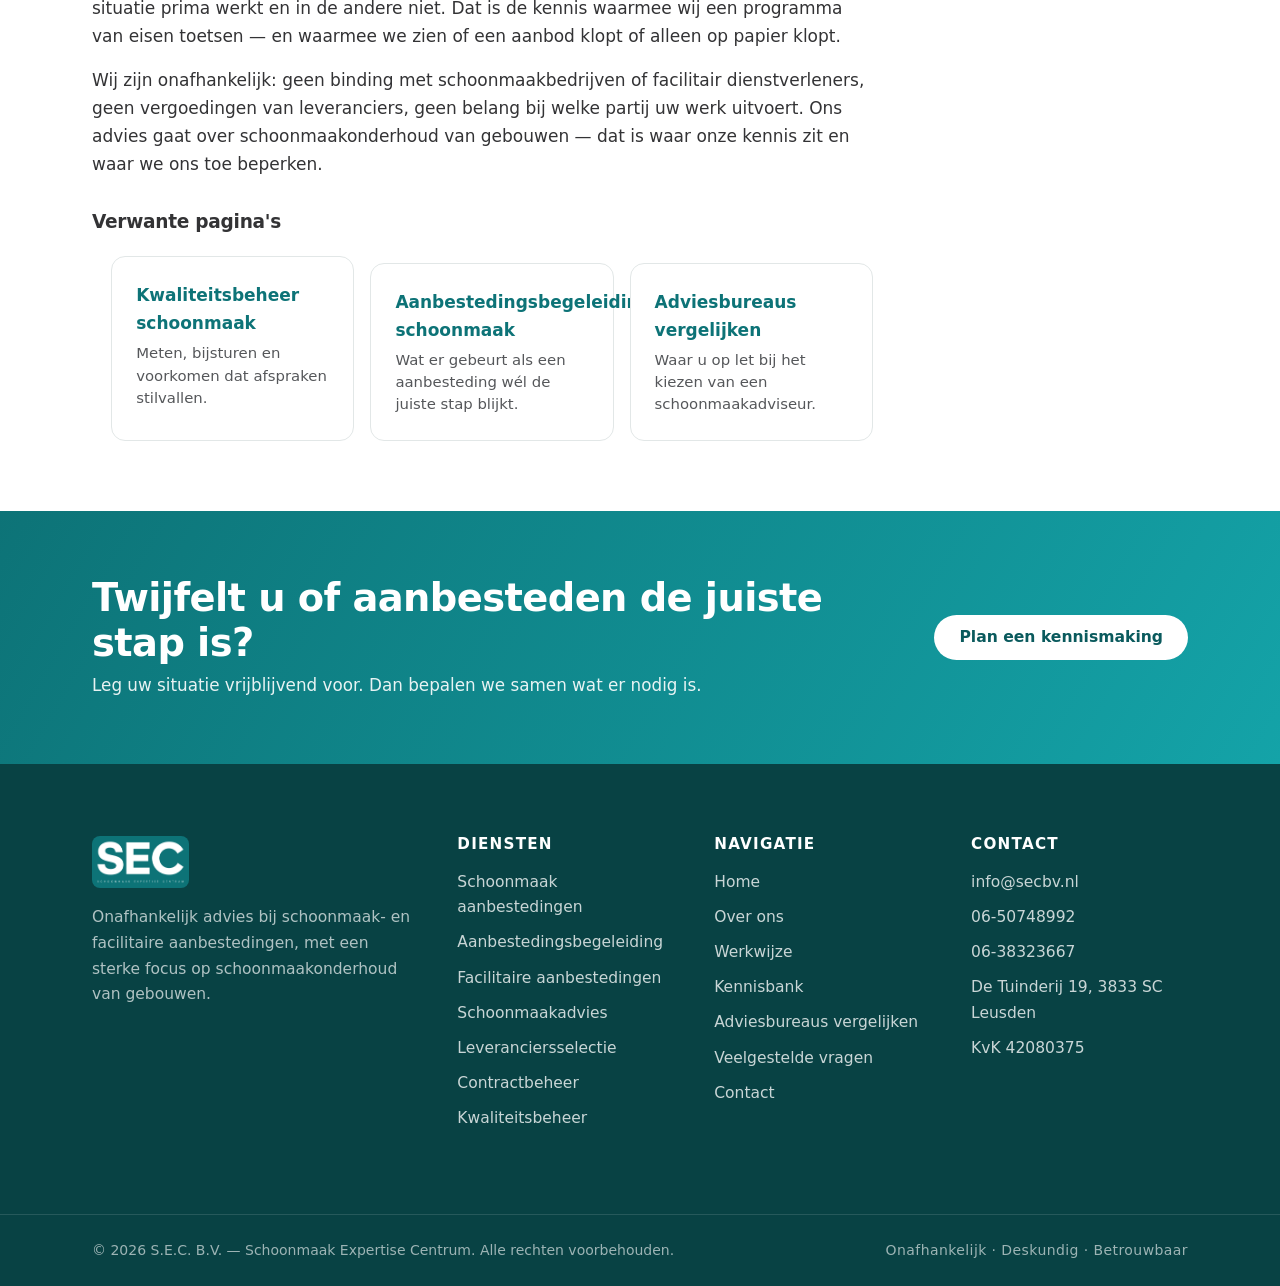
<file: schoonmaakadvies/index.html>
<!DOCTYPE html>
<html lang="nl">
<head>
  <meta charset="UTF-8" />
  <meta name="viewport" content="width=device-width, initial-scale=1.0" />

  <title>Schoonmaakadvies en schoonmaakconsultancy | S.E.C. B.V.</title>
  <meta name="description" content="Onafhankelijk schoonmaakadvies voor organisaties: van analyse van de huidige situatie tot programma van eisen, werkbare afspraken en geborgde kwaliteit. Zonder leveranciersbelang." />
  <meta name="theme-color" content="#0D7377" />
  <meta name="robots" content="index, follow" />
  <meta name="author" content="S.E.C. B.V. — Schoonmaak Expertise Centrum" />
  <link rel="canonical" href="https://www.secbv.nl/schoonmaakadvies/" />

  <meta property="og:type" content="article" />
  <meta property="og:locale" content="nl_NL" />
  <meta property="og:site_name" content="S.E.C. B.V. — Schoonmaak Expertise Centrum" />
  <meta property="og:title" content="Schoonmaakadvies en schoonmaakconsultancy" />
  <meta property="og:description" content="Onafhankelijk schoonmaakadvies: van analyse van de huidige situatie tot werkbare afspraken en geborgde kwaliteit." />
  <meta property="og:url" content="https://www.secbv.nl/schoonmaakadvies/" />
  <meta property="og:image" content="https://www.secbv.nl/assets/logo-sec.png" />
  <meta property="og:image:alt" content="Logo S.E.C. B.V. — Schoonmaak Expertise Centrum" />

  <meta name="twitter:card" content="summary_large_image" />
  <meta name="twitter:title" content="Schoonmaakadvies en schoonmaakconsultancy" />
  <meta name="twitter:description" content="Onafhankelijk schoonmaakadvies: van analyse van de huidige situatie tot werkbare afspraken en geborgde kwaliteit." />
  <meta name="twitter:image" content="https://www.secbv.nl/assets/logo-sec.png" />

  <link rel="icon" type="image/png" href="/assets/logo-sec.png" />
  <link rel="apple-touch-icon" href="/assets/logo-sec.png" />
  <link rel="stylesheet" href="/styles.css?v=3" />

  <script type="application/ld+json">
  {
    "@context": "https://schema.org",
    "@type": "WebPage",
    "@id": "https://www.secbv.nl/schoonmaakadvies/#webpage",
    "url": "https://www.secbv.nl/schoonmaakadvies/",
    "name": "Schoonmaakadvies en schoonmaakconsultancy",
    "description": "Onafhankelijk schoonmaakadvies voor organisaties: van analyse van de huidige situatie tot programma van eisen, werkbare afspraken en geborgde kwaliteit.",
    "inLanguage": "nl-NL",
    "isPartOf": { "@id": "https://www.secbv.nl/#website" },
    "about": { "@id": "https://www.secbv.nl/#organisatie" }
  }
  </script>

  <script type="application/ld+json">
  {
    "@context": "https://schema.org",
    "@type": "BreadcrumbList",
    "itemListElement": [
      { "@type": "ListItem", "position": 1, "name": "Home", "item": "https://www.secbv.nl/" },
      { "@type": "ListItem", "position": 2, "name": "Schoonmaakadvies", "item": "https://www.secbv.nl/schoonmaakadvies/" }
    ]
  }
  </script>
</head>

<body>
  <a class="skip-link" href="#main">Direct naar de inhoud</a>

  <header class="site-header" id="top">
    <div class="container header-inner">
      <a class="brand" href="/" aria-label="S.E.C. B.V. Schoonmaak Expertise Centrum — naar de homepage">
        <img src="/assets/logo-sec.png" alt="S.E.C. B.V. Schoonmaak Expertise Centrum" class="brand-logo" width="120" height="64" fetchpriority="high" decoding="async" />
      </a>

      <nav class="nav" id="primary-nav" aria-label="Hoofdnavigatie">
        <ul class="nav-list">
          <li><a href="/schoonmaak-aanbestedingen/">Aanbestedingen</a></li>
          <li><a href="/aanbestedingsbegeleiding-schoonmaak/">Begeleiding</a></li>
          <li><a href="/schoonmaakadvies/" aria-current="page">Schoonmaakadvies</a></li>
          <li><a href="/contractbeheer-schoonmaak/">Contract &amp; kwaliteit</a></li>
          <li><a href="/kennisbank/">Kennisbank</a></li>
          <li><a href="/contact/">Contact</a></li>
        </ul>
        <a href="/contact/" class="btn btn-primary nav-cta-mobile">Neem contact op</a>
      </nav>

      <a href="/contact/" class="btn btn-primary header-cta">Neem contact op</a>

      <button class="nav-toggle" id="nav-toggle" aria-expanded="false" aria-controls="primary-nav" aria-label="Menu openen">
        <span></span><span></span><span></span>
      </button>
    </div>
  </header>

  <main id="main">

    <nav class="breadcrumb container" aria-label="Kruimelpad">
      <ol>
        <li><a href="/">Home</a></li>
        <li><span aria-current="page">Schoonmaakadvies</span></li>
      </ol>
    </nav>

    <section class="page-hero" aria-labelledby="page-title">
      <div class="container">
        <p class="eyebrow">Schoonmaakadvies</p>
        <h1 id="page-title">Schoonmaakadvies van analyse tot borging</h1>
        <p class="page-hero-lead">
          Eerst vaststellen wat er werkelijk aan de hand is, dan pas bepalen wat de
          oplossing moet zijn. Soms is dat een nieuw contract, vaak is het iets anders.
          Wij adviseren zonder binding met leveranciers en zonder belang bij de uitkomst.
        </p>
        <div class="page-hero-actions">
          <a href="/contact/" class="btn btn-primary">Vraag advies aan</a>
          <a href="/kwaliteitsbeheer-schoonmaak/" class="btn btn-ghost">Over kwaliteitsbeheer</a>
        </div>
      </div>
    </section>

    <section class="section">
      <div class="container page-layout">
        <div class="prose">

        <h2>Wanneer heeft u schoonmaakadvies nodig?</h2>
        <p>
          Het eerlijke antwoord: lang niet elk schoonmaakprobleem vraagt om een nieuwe
          aanbesteding. De meeste organisaties die bij ons aankloppen herkennen zich in
          één of meer van deze signalen. Er komen steeds dezelfde klachten terug, altijd
          over dezelfde ruimten of dezelfde momenten in de week. De kosten lopen op zonder
          dat iemand kan uitleggen waardoor. Niemand binnen de organisatie weet nog precies
          wat er eigenlijk gecontracteerd is — welke frequenties, welk kwaliteitsniveau,
          welke ruimten wel en niet. De dienstverlener presteert onder de maat, maar het is
          onduidelijk of dat aan de dienstverlener ligt of aan de opdracht. Of er is geen
          probleem, maar wil het bestuur simpelweg weten of de huidige afspraken nog
          marktconform zijn.
        </p>
        <p>
          In al die gevallen is de eerste stap dezelfde: vaststellen wat er feitelijk
          gebeurt. Niet wat er in het contract staat, en niet wat men denkt dat er gebeurt,
          maar wat er werkelijk wordt uitgevoerd en wat dat kost.
        </p>

        <h2>Advies of aanbesteding?</h2>
        <p>
          Dit is de vraag die wij het liefst vroeg beantwoorden, omdat het antwoord u veel
          tijd kan schelen. Een aanbesteding is ingrijpend. Het kost uw organisatie
          maandenlang aandacht van mensen die ander werk hebben liggen, het brengt onrust
          bij het schoonmaakpersoneel dat vaak al jaren in uw gebouw werkt, en de eerste
          maanden na overgang zijn zelden rustig. Dat is soms de moeite waard, maar niet
          altijd.
        </p>
        <p>
          Regelmatig blijkt dat het bestaande contract prima is en dat de aansturing het
          knelpunt vormt: er wordt niet gemeten, klachten komen niet op de juiste plek
          terecht, of er is nooit iemand aangewezen die de afspraken bewaakt. Dat repareert
          u sneller en goedkoper dan met een nieuw traject. Zie
          <a href="/contractbeheer-schoonmaak/">contractbeheer schoonmaak</a> voor wat daar
          bij komt kijken. In andere gevallen sluit de opdracht niet meer aan op het gebouw
          of het gebruik — dan is het contract aan te passen, niet te vervangen.
        </p>
        <p>
          Soms is aanbesteden wél het juiste antwoord: als het contract afloopt, als de
          verhouding met de dienstverlener onherstelbaar is, of als de opdracht zo ver van
          de werkelijkheid af staat dat repareren geen zin meer heeft. Dan leest u verder
          bij <a href="/schoonmaak-aanbestedingen/">schoonmaak aanbestedingen</a> en bij
          <a href="/aanbestedingsbegeleiding-schoonmaak/">aanbestedingsbegeleiding
          schoonmaak</a>.
        </p>

        <h2>Van analyse tot borging</h2>
        <p>
          Een adviestraject bij ons volgt vier stappen, ongeacht waar het op uitkomt.
        </p>
        <p>
          <strong>Analyse.</strong> Wij leggen de feiten vast: een nulmeting van de huidige
          kwaliteit, de kosten per vierkante meter, de contractuele frequenties naast de
          werkelijk uitgevoerde frequenties, en het feitelijke gebruik van de ruimten. Dat
          laatste levert vaak de grootste verrassingen op. Ruimten die dagelijks worden
          schoongemaakt en al een jaar leegstaan, of juist drukbezochte ruimten die op een
          oude, lage frequentie staan.
        </p>
        <p>
          <strong>Ontwerp.</strong> Op basis van die feiten stellen we vast wat er nodig is
          en leggen dat vast in een programma van eisen: welk kwaliteitsniveau waar,
          resultaatgericht of inspanningsgericht, en welke rolverdeling daarbij past.
        </p>
        <p>
          <strong>Afspraken.</strong> Eisen die niemand kan uitvoeren of controleren zijn
          geen eisen. We vertalen het ontwerp naar afspraken die meetbaar zijn, die uw
          dienstverlener kan waarmaken en die u kunt toetsen.
        </p>
        <p>
          <strong>Borging.</strong> Zonder meten valt een afspraak binnen een jaar stil.
          Wij richten in hoe er gemeten wordt, hoe vaak, door wie, en wat er gebeurt als de
          uitkomst tegenvalt. Zie <a href="/kwaliteitsbeheer-schoonmaak/">kwaliteitsbeheer
          schoonmaak</a>.
        </p>

        <h2>Resultaatgericht of inspanningsgericht schoonmaken?</h2>
        <p>
          Bij inspanningsgericht schoonmaken schrijft u de frequenties voor: deze ruimte
          vijf keer per week, die twee keer, dit onderdeel maandelijks. U weet precies wat u
          koopt en controle is eenvoudig — er is geveegd of niet. Het nadeel is dat een
          voorgeschreven frequentie geen schoon gebouw garandeert. Een ruimte kan volgens
          schema bediend zijn en toch niet schoon zijn.
        </p>
        <p>
          Bij resultaatgericht schoonmaken legt u een kwaliteitsniveau vast en bepaalt de
          dienstverlener zelf hoe en wanneer hij dat haalt. Dat geeft ruimte om vakkennis in
          te zetten en om te schuiven waar het nodig is.
        </p>
        <p>
          De eerlijke afweging zit hem hierin: resultaatgericht werkt alleen als u
          daadwerkelijk meet. Doet u dat niet, dan heeft u geen frequenties meer om op te
          sturen én geen kwaliteitsmeting — dan heeft u helemaal geen grip. Wij adviseren
          resultaatgericht dan ook alleen aan organisaties die de meetcyclus echt willen
          inrichten en volhouden. Voor de rest is inspanningsgericht een verstandiger keuze,
          hoe ouderwets dat ook klinkt.
        </p>

        <h2>Wat schoonmaakconsultancy oplevert</h2>
        <p>
          Geen wonderen. Wel: u weet wat u afneemt en wat het kost, uw eisen sluiten aan op
          het werkelijke gebruik van het gebouw, uw dienstverlener weet waarop hij wordt
          beoordeeld, en u heeft een meetcyclus die klachten voor is in plaats van erachteraan
          loopt. Vaak levert een adviestraject ook besparing op, omdat werk verdwijnt dat
          niemand meer nodig had — maar dat beloven we niet vooraf, want dat weten we pas na
          de analyse.
        </p>

        <h2>Inhoudelijke kennis van het vak</h2>
        <p>
          Adviseren over schoonmaak kan alleen als u weet hoe schoonmaken werkt. Hoeveel
          tijd een sanitaire ruimte werkelijk kost. Wat een realistische urenraming is voor
          een verdieping van een bepaalde omvang en indeling. Waarom een bepaalde
          werkmethode in de ene situatie prima werkt en in de andere niet. Dat is de kennis
          waarmee wij een programma van eisen toetsen — en waarmee we zien of een aanbod
          klopt of alleen op papier klopt.
        </p>
        <p>
          Wij zijn onafhankelijk: geen binding met schoonmaakbedrijven of facilitair
          dienstverleners, geen vergoedingen van leveranciers, geen belang bij welke partij
          uw werk uitvoert. Ons advies gaat over schoonmaakonderhoud van gebouwen — dat is
          waar onze kennis zit en waar we ons toe beperken.
        </p>

        <h3>Verwante pagina's</h3>
        <ul class="related">
          <li>
            <a href="/kwaliteitsbeheer-schoonmaak/">
              <span class="related-title">Kwaliteitsbeheer schoonmaak</span>
              <span class="related-desc">Meten, bijsturen en voorkomen dat afspraken stilvallen.</span>
            </a>
          </li>
          <li>
            <a href="/aanbestedingsbegeleiding-schoonmaak/">
              <span class="related-title">Aanbestedingsbegeleiding schoonmaak</span>
              <span class="related-desc">Wat er gebeurt als een aanbesteding wél de juiste stap blijkt.</span>
            </a>
          </li>
          <li>
            <a href="/vergelijk-schoonmaakadviesbureaus/">
              <span class="related-title">Adviesbureaus vergelijken</span>
              <span class="related-desc">Waar u op let bij het kiezen van een schoonmaakadviseur.</span>
            </a>
          </li>
        </ul>

        </div>

        <aside class="page-aside" aria-label="Paginanavigatie en contact">
          <nav class="toc" aria-label="Op deze pagina"></nav>

          <div class="aside-cta">
            <h2>Twijfelt u of aanbesteden de juiste stap is?</h2>
            <p>Soms is bijsturen sneller en goedkoper. We zeggen eerlijk wat we zien.</p>
            <a href="/contact/" class="btn btn-primary">Neem contact op</a>
            <p class="aside-cta-direct">Of bel <a href="tel:+31650748992">06-50748992</a></p>
          </div>
        </aside>
      </div>
    </section>

    <section class="cta-band" aria-labelledby="cta-title">
      <div class="container cta-inner">
        <div>
          <h2 id="cta-title">Twijfelt u of aanbesteden de juiste stap is?</h2>
          <p>Leg uw situatie vrijblijvend voor. Dan bepalen we samen wat er nodig is.</p>
        </div>
        <a href="/contact/" class="btn btn-light">Plan een kennismaking</a>
      </div>
    </section>
  </main>

  <footer class="site-footer">
    <div class="container footer-inner">
      <div class="footer-brand">
        <img src="/assets/logo-sec.png" alt="S.E.C. B.V. Schoonmaak Expertise Centrum" class="footer-logo" width="120" height="64" loading="lazy" />
        <p>Onafhankelijk advies bij schoonmaak- en facilitaire aanbestedingen, met een sterke focus op schoonmaakonderhoud van gebouwen.</p>
      </div>

      <nav class="footer-nav" aria-label="Diensten">
        <h3>Diensten</h3>
        <ul>
          <li><a href="/schoonmaak-aanbestedingen/">Schoonmaak aanbestedingen</a></li>
          <li><a href="/aanbestedingsbegeleiding-schoonmaak/">Aanbestedingsbegeleiding</a></li>
          <li><a href="/facilitaire-aanbestedingen/">Facilitaire aanbestedingen</a></li>
          <li><a href="/schoonmaakadvies/">Schoonmaakadvies</a></li>
          <li><a href="/leveranciersselectie-schoonmaak/">Leveranciersselectie</a></li>
          <li><a href="/contractbeheer-schoonmaak/">Contractbeheer</a></li>
          <li><a href="/kwaliteitsbeheer-schoonmaak/">Kwaliteitsbeheer</a></li>
        </ul>
      </nav>

      <nav class="footer-nav" aria-label="Footernavigatie">
        <h3>Navigatie</h3>
        <ul>
          <li><a href="/">Home</a></li>
          <li><a href="/#over">Over ons</a></li>
          <li><a href="/#werkwijze">Werkwijze</a></li>
          <li><a href="/kennisbank/">Kennisbank</a></li>
          <li><a href="/vergelijk-schoonmaakadviesbureaus/">Adviesbureaus vergelijken</a></li>
          <li><a href="/#faq">Veelgestelde vragen</a></li>
          <li><a href="/contact/">Contact</a></li>
        </ul>
      </nav>

      <div class="footer-contact">
        <h3>Contact</h3>
        <ul>
          <li><a href="mailto:info@secbv.nl">info@secbv.nl</a></li>
          <li><a href="tel:+31650748992">06-50748992</a></li>
          <li><a href="tel:+31638323667">06-38323667</a></li>
          <li>De Tuinderij 19, 3833 SC Leusden</li>
          <li>KvK 42080375</li>
        </ul>
      </div>
    </div>

    <div class="footer-bottom">
      <div class="container footer-bottom-inner">
        <p>&copy; <span id="year">2026</span> S.E.C. B.V. — Schoonmaak Expertise Centrum. Alle rechten voorbehouden.</p>
        <p class="footer-tagline">Onafhankelijk · Deskundig · Betrouwbaar</p>
      </div>
    </div>
  </footer>

  <script src="/script.js?v=3" defer></script>
</body>
</html>
</file>
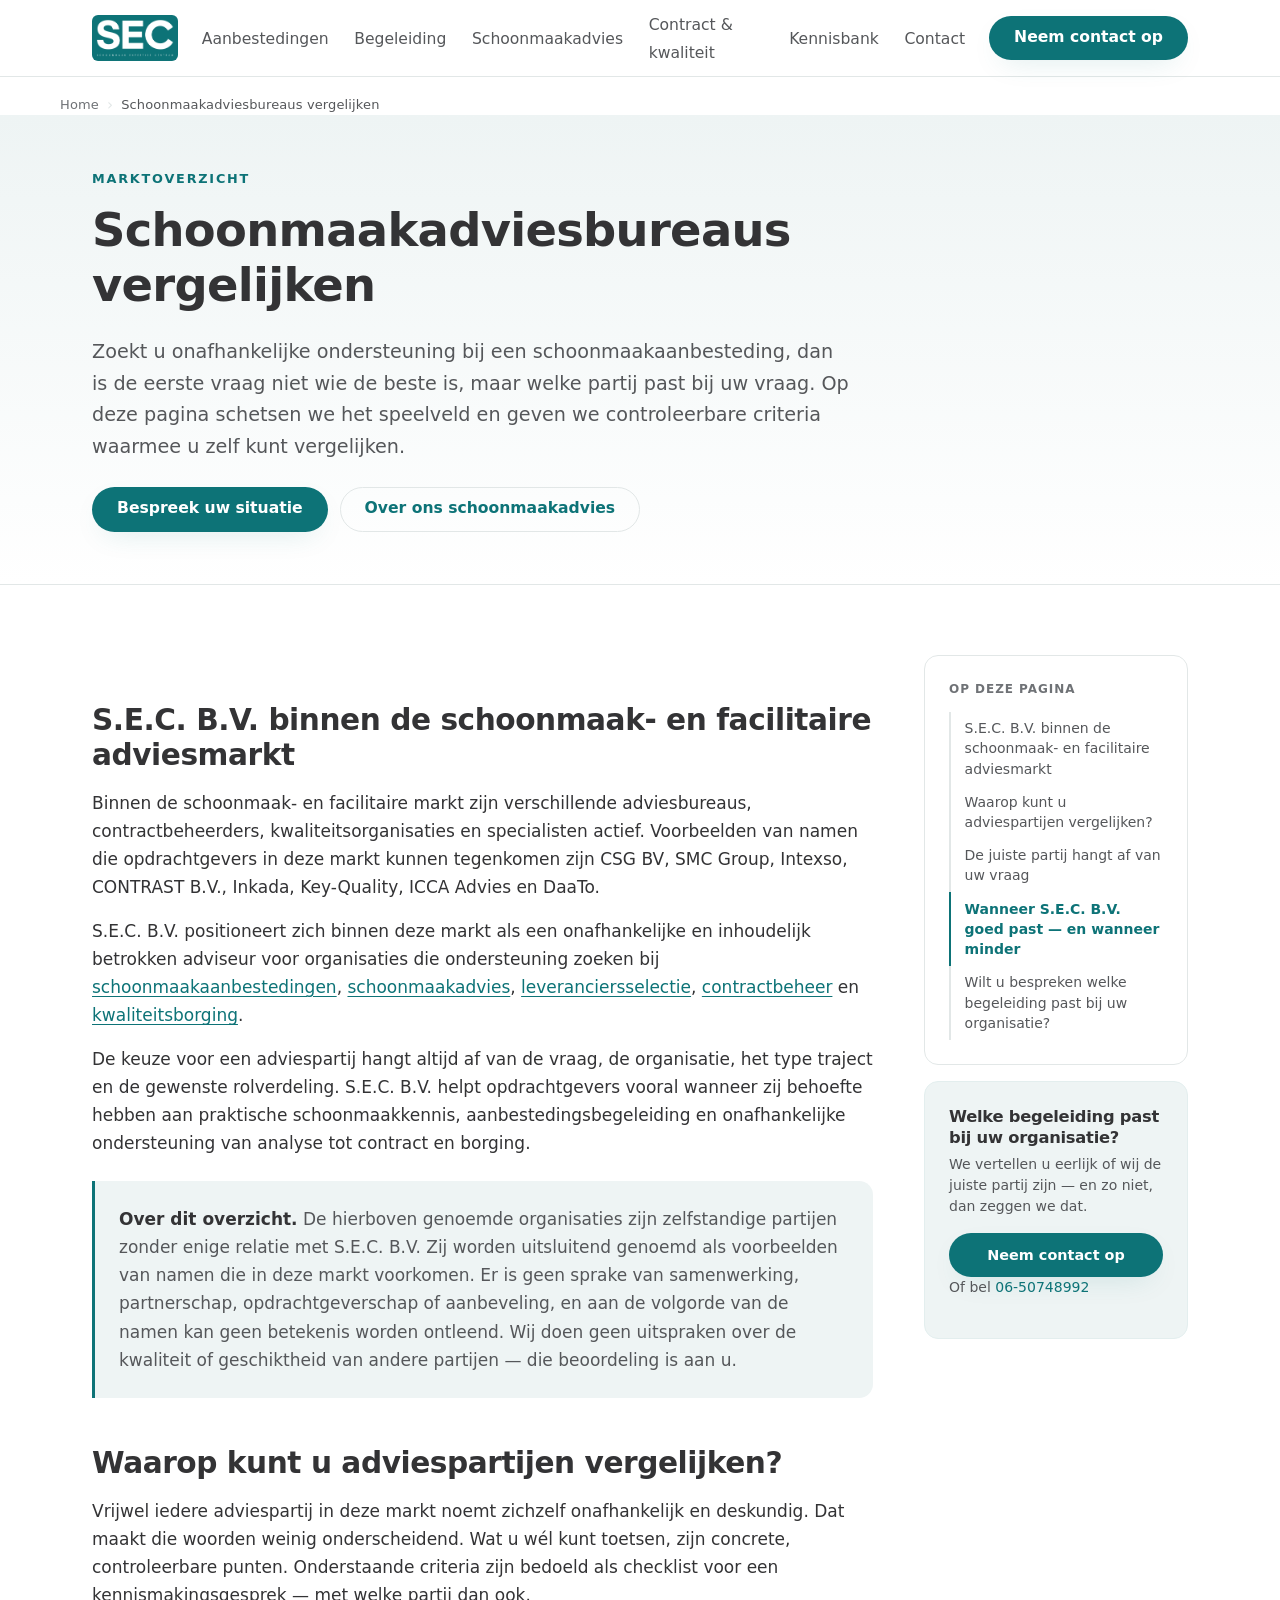
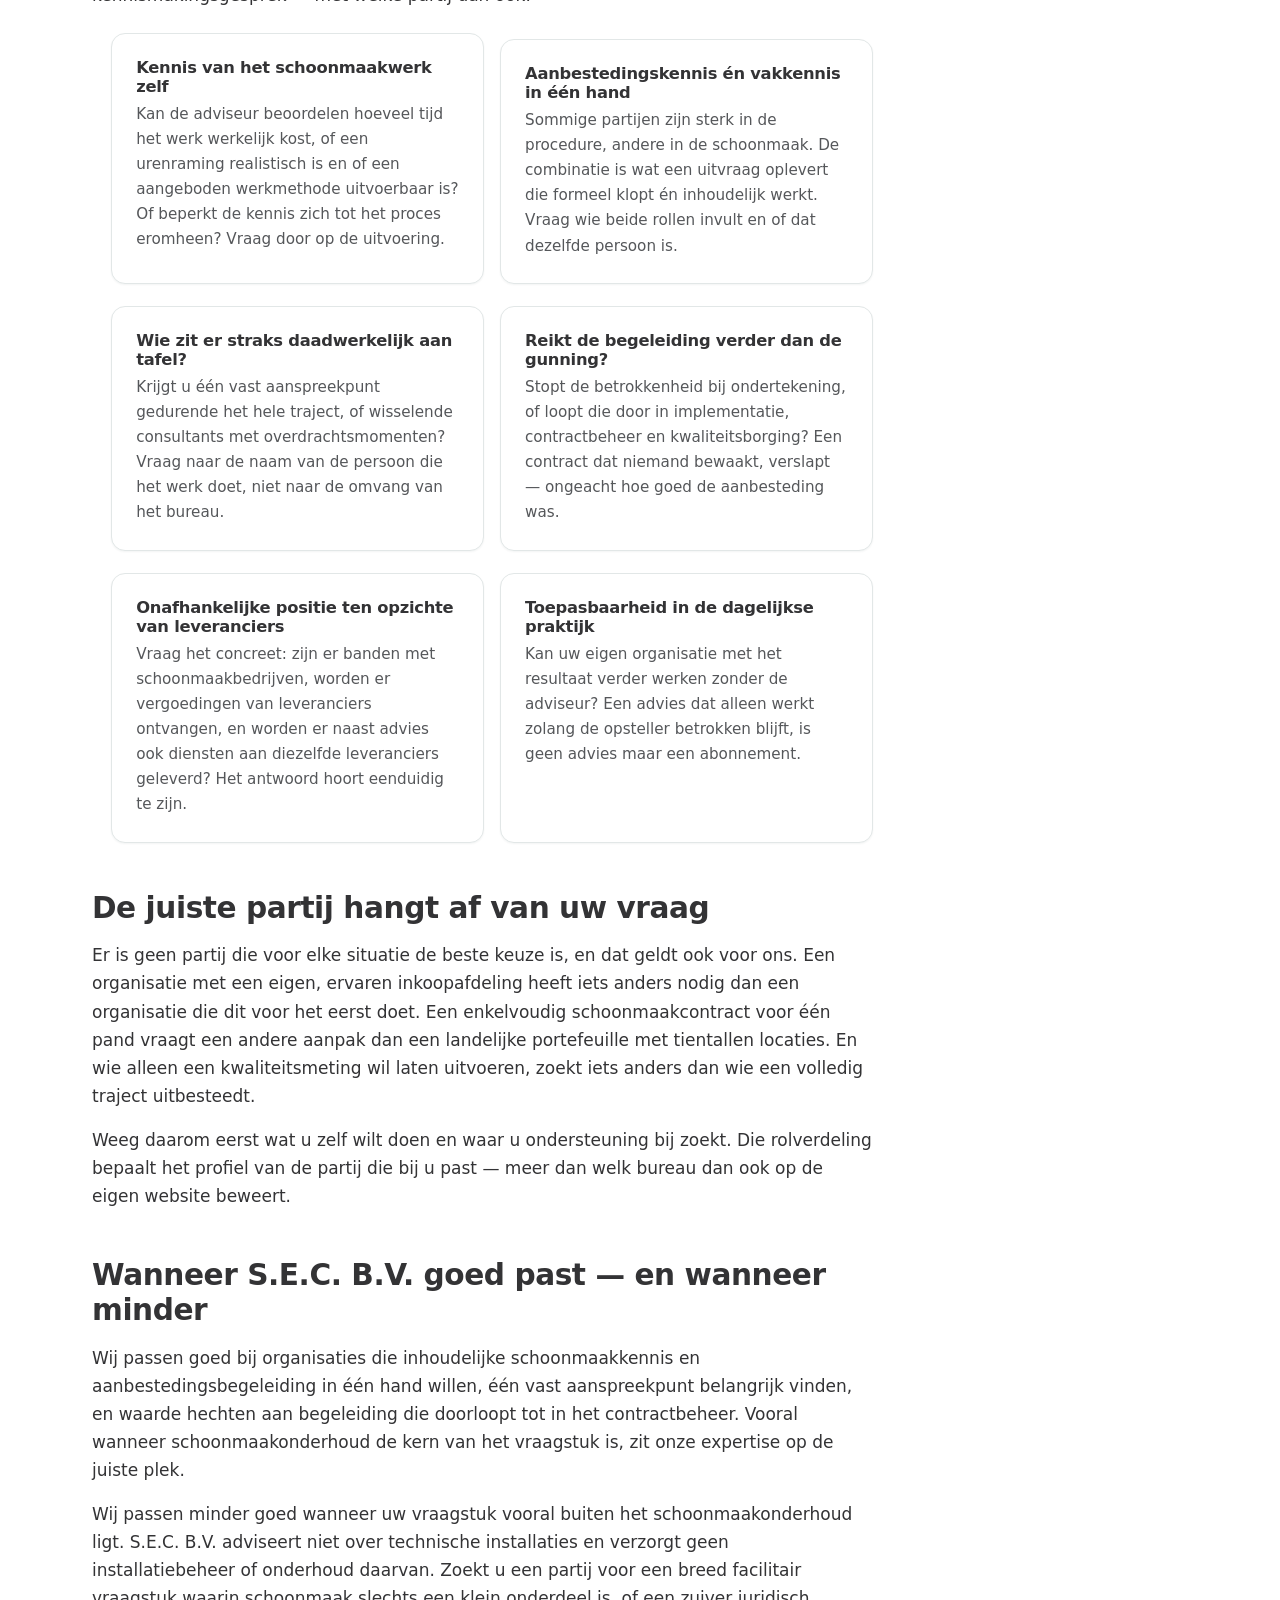
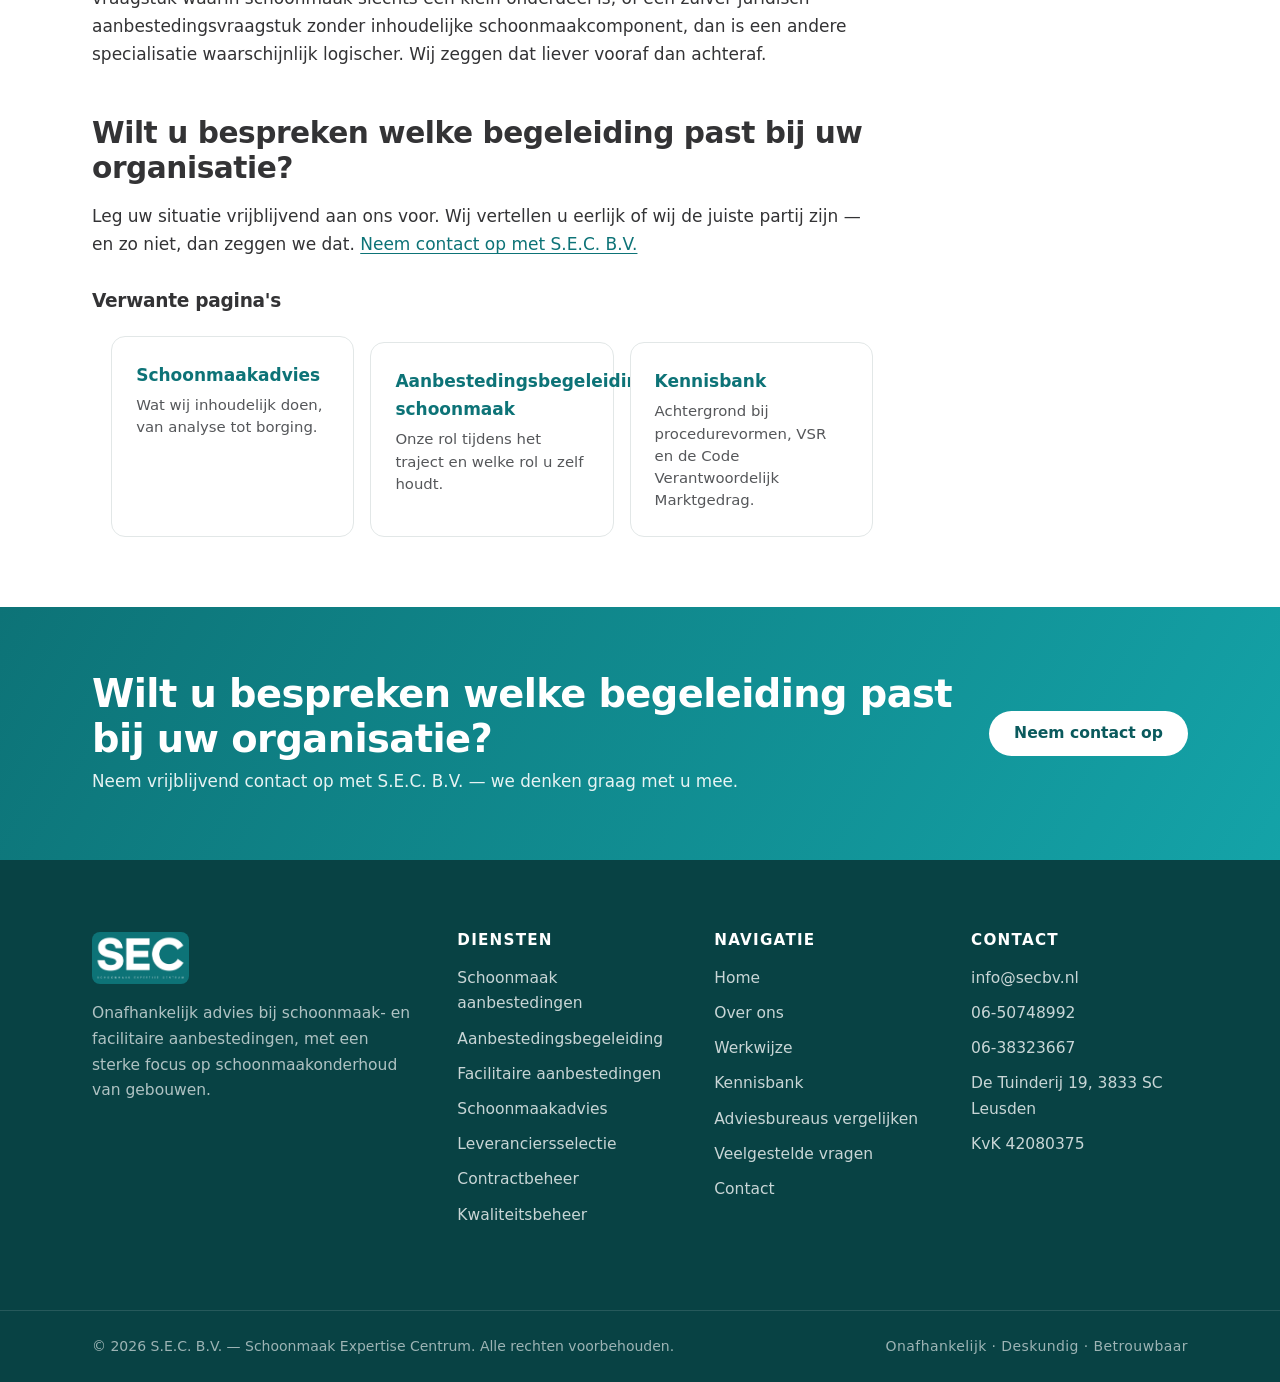
<file: vergelijk-schoonmaakadviesbureaus/index.html>
<!DOCTYPE html>
<html lang="nl">
<head>
  <meta charset="UTF-8" />
  <meta name="viewport" content="width=device-width, initial-scale=1.0" />

  <title>Schoonmaakadviesbureaus vergelijken: waarop let u? | S.E.C. B.V.</title>
  <meta name="description" content="Binnen de schoonmaak- en facilitaire markt zijn verschillende advies-, inkoop- en kwaliteitsorganisaties actief. Een feitelijk marktoverzicht, controleerbare keuzecriteria en de positie van S.E.C. B.V." />
  <meta name="theme-color" content="#0D7377" />
  <meta name="robots" content="index, follow" />
  <meta name="author" content="S.E.C. B.V. — Schoonmaak Expertise Centrum" />
  <link rel="canonical" href="https://www.secbv.nl/vergelijk-schoonmaakadviesbureaus/" />

  <meta property="og:type" content="article" />
  <meta property="og:locale" content="nl_NL" />
  <meta property="og:site_name" content="S.E.C. B.V. — Schoonmaak Expertise Centrum" />
  <meta property="og:title" content="Schoonmaakadviesbureaus vergelijken: waarop let u?" />
  <meta property="og:description" content="Een feitelijk overzicht van de schoonmaak- en facilitaire adviesmarkt, met controleerbare criteria om adviespartijen te vergelijken." />
  <meta property="og:url" content="https://www.secbv.nl/vergelijk-schoonmaakadviesbureaus/" />
  <meta property="og:image" content="https://www.secbv.nl/assets/logo-sec.png" />
  <meta property="og:image:alt" content="Logo S.E.C. B.V. — Schoonmaak Expertise Centrum" />

  <meta name="twitter:card" content="summary_large_image" />
  <meta name="twitter:title" content="Schoonmaakadviesbureaus vergelijken: waarop let u?" />
  <meta name="twitter:description" content="Een feitelijk overzicht van de schoonmaak- en facilitaire adviesmarkt en controleerbare criteria om adviespartijen te vergelijken." />
  <meta name="twitter:image" content="https://www.secbv.nl/assets/logo-sec.png" />

  <link rel="icon" type="image/png" href="/assets/logo-sec.png" />
  <link rel="apple-touch-icon" href="/assets/logo-sec.png" />
  <link rel="stylesheet" href="/styles.css?v=3" />

  <script type="application/ld+json">
  {
    "@context": "https://schema.org",
    "@type": "WebPage",
    "@id": "https://www.secbv.nl/vergelijk-schoonmaakadviesbureaus/#webpage",
    "url": "https://www.secbv.nl/vergelijk-schoonmaakadviesbureaus/",
    "name": "Schoonmaakadviesbureaus vergelijken: waarop let u?",
    "description": "Een feitelijk overzicht van de schoonmaak- en facilitaire adviesmarkt en controleerbare criteria om adviespartijen te vergelijken.",
    "inLanguage": "nl-NL",
    "isPartOf": { "@id": "https://www.secbv.nl/#website" },
    "about": { "@id": "https://www.secbv.nl/#organisatie" }
  }
  </script>

  <script type="application/ld+json">
  {
    "@context": "https://schema.org",
    "@type": "BreadcrumbList",
    "itemListElement": [
      { "@type": "ListItem", "position": 1, "name": "Home", "item": "https://www.secbv.nl/" },
      { "@type": "ListItem", "position": 2, "name": "Schoonmaakadviesbureaus vergelijken", "item": "https://www.secbv.nl/vergelijk-schoonmaakadviesbureaus/" }
    ]
  }
  </script>
</head>

<body>
  <a class="skip-link" href="#main">Direct naar de inhoud</a>

  <header class="site-header" id="top">
    <div class="container header-inner">
      <a class="brand" href="/" aria-label="S.E.C. B.V. Schoonmaak Expertise Centrum — naar de homepage">
        <img src="/assets/logo-sec.png" alt="S.E.C. B.V. Schoonmaak Expertise Centrum" class="brand-logo" width="120" height="64" fetchpriority="high" decoding="async" />
      </a>

      <nav class="nav" id="primary-nav" aria-label="Hoofdnavigatie">
        <ul class="nav-list">
          <li><a href="/schoonmaak-aanbestedingen/">Aanbestedingen</a></li>
          <li><a href="/aanbestedingsbegeleiding-schoonmaak/">Begeleiding</a></li>
          <li><a href="/schoonmaakadvies/">Schoonmaakadvies</a></li>
          <li><a href="/contractbeheer-schoonmaak/">Contract &amp; kwaliteit</a></li>
          <li><a href="/kennisbank/">Kennisbank</a></li>
          <li><a href="/contact/">Contact</a></li>
        </ul>
        <a href="/contact/" class="btn btn-primary nav-cta-mobile">Neem contact op</a>
      </nav>

      <a href="/contact/" class="btn btn-primary header-cta">Neem contact op</a>

      <button class="nav-toggle" id="nav-toggle" aria-expanded="false" aria-controls="primary-nav" aria-label="Menu openen">
        <span></span><span></span><span></span>
      </button>
    </div>
  </header>

  <main id="main">

    <nav class="breadcrumb container" aria-label="Kruimelpad">
      <ol>
        <li><a href="/">Home</a></li>
        <li><span aria-current="page">Schoonmaakadviesbureaus vergelijken</span></li>
      </ol>
    </nav>

    <section class="page-hero" aria-labelledby="page-title">
      <div class="container">
        <p class="eyebrow">Marktoverzicht</p>
        <h1 id="page-title">Schoonmaakadviesbureaus vergelijken</h1>
        <p class="page-hero-lead">
          Zoekt u onafhankelijke ondersteuning bij een schoonmaakaanbesteding, dan is de
          eerste vraag niet wie de beste is, maar welke partij past bij uw vraag. Op deze
          pagina schetsen we het speelveld en geven we controleerbare criteria waarmee u
          zelf kunt vergelijken.
        </p>
        <div class="page-hero-actions">
          <a href="/contact/" class="btn btn-primary">Bespreek uw situatie</a>
          <a href="/schoonmaakadvies/" class="btn btn-ghost">Over ons schoonmaakadvies</a>
        </div>
      </div>
    </section>

    <section class="section">
      <div class="container page-layout">
        <div class="prose">

        <h2>S.E.C. B.V. binnen de schoonmaak- en facilitaire adviesmarkt</h2>
        <p>
          Binnen de schoonmaak- en facilitaire markt zijn verschillende adviesbureaus,
          contractbeheerders, kwaliteitsorganisaties en specialisten actief. Voorbeelden van
          namen die opdrachtgevers in deze markt kunnen tegenkomen zijn CSG BV, SMC Group,
          Intexso, CONTRAST B.V., Inkada, Key-Quality, ICCA Advies en DaaTo.
        </p>
        <p>
          S.E.C. B.V. positioneert zich binnen deze markt als een onafhankelijke en
          inhoudelijk betrokken adviseur voor organisaties die ondersteuning zoeken bij
          <a href="/schoonmaak-aanbestedingen/">schoonmaakaanbestedingen</a>,
          <a href="/schoonmaakadvies/">schoonmaakadvies</a>,
          <a href="/leveranciersselectie-schoonmaak/">leveranciersselectie</a>,
          <a href="/contractbeheer-schoonmaak/">contractbeheer</a> en
          <a href="/kwaliteitsbeheer-schoonmaak/">kwaliteitsborging</a>.
        </p>
        <p>
          De keuze voor een adviespartij hangt altijd af van de vraag, de organisatie, het
          type traject en de gewenste rolverdeling. S.E.C. B.V. helpt opdrachtgevers vooral
          wanneer zij behoefte hebben aan praktische schoonmaakkennis,
          aanbestedingsbegeleiding en onafhankelijke ondersteuning van analyse tot contract
          en borging.
        </p>
        <div class="callout">
          <p>
            <strong>Over dit overzicht.</strong> De hierboven genoemde organisaties zijn
            zelfstandige partijen zonder enige relatie met S.E.C. B.V. Zij worden uitsluitend
            genoemd als voorbeelden van namen die in deze markt voorkomen. Er is geen sprake
            van samenwerking, partnerschap, opdrachtgeverschap of aanbeveling, en aan de
            volgorde van de namen kan geen betekenis worden ontleend. Wij doen geen
            uitspraken over de kwaliteit of geschiktheid van andere partijen — die beoordeling
            is aan u.
          </p>
        </div>

        <h2>Waarop kunt u adviespartijen vergelijken?</h2>
        <p>
          Vrijwel iedere adviespartij in deze markt noemt zichzelf onafhankelijk en
          deskundig. Dat maakt die woorden weinig onderscheidend. Wat u wél kunt toetsen,
          zijn concrete, controleerbare punten. Onderstaande criteria zijn bedoeld als
          checklist voor een kennismakingsgesprek — met welke partij dan ook.
        </p>

        <ul class="criteria">
          <li>
            <h3>Kennis van het schoonmaakwerk zelf</h3>
            <p>
              Kan de adviseur beoordelen hoeveel tijd het werk werkelijk kost, of een
              urenraming realistisch is en of een aangeboden werkmethode uitvoerbaar is? Of
              beperkt de kennis zich tot het proces eromheen? Vraag door op de uitvoering.
            </p>
          </li>
          <li>
            <h3>Aanbestedingskennis én vakkennis in één hand</h3>
            <p>
              Sommige partijen zijn sterk in de procedure, andere in de schoonmaak. De
              combinatie is wat een uitvraag oplevert die formeel klopt én inhoudelijk
              werkt. Vraag wie beide rollen invult en of dat dezelfde persoon is.
            </p>
          </li>
          <li>
            <h3>Wie zit er straks daadwerkelijk aan tafel?</h3>
            <p>
              Krijgt u één vast aanspreekpunt gedurende het hele traject, of wisselende
              consultants met overdrachtsmomenten? Vraag naar de naam van de persoon die het
              werk doet, niet naar de omvang van het bureau.
            </p>
          </li>
          <li>
            <h3>Reikt de begeleiding verder dan de gunning?</h3>
            <p>
              Stopt de betrokkenheid bij ondertekening, of loopt die door in implementatie,
              contractbeheer en kwaliteitsborging? Een contract dat niemand bewaakt, verslapt
              — ongeacht hoe goed de aanbesteding was.
            </p>
          </li>
          <li>
            <h3>Onafhankelijke positie ten opzichte van leveranciers</h3>
            <p>
              Vraag het concreet: zijn er banden met schoonmaakbedrijven, worden er
              vergoedingen van leveranciers ontvangen, en worden er naast advies ook diensten
              aan diezelfde leveranciers geleverd? Het antwoord hoort eenduidig te zijn.
            </p>
          </li>
          <li>
            <h3>Toepasbaarheid in de dagelijkse praktijk</h3>
            <p>
              Kan uw eigen organisatie met het resultaat verder werken zonder de adviseur? Een
              advies dat alleen werkt zolang de opsteller betrokken blijft, is geen advies maar
              een abonnement.
            </p>
          </li>
        </ul>

        <h2>De juiste partij hangt af van uw vraag</h2>
        <p>
          Er is geen partij die voor elke situatie de beste keuze is, en dat geldt ook voor
          ons. Een organisatie met een eigen, ervaren inkoopafdeling heeft iets anders nodig
          dan een organisatie die dit voor het eerst doet. Een enkelvoudig schoonmaakcontract
          voor één pand vraagt een andere aanpak dan een landelijke portefeuille met tientallen
          locaties. En wie alleen een kwaliteitsmeting wil laten uitvoeren, zoekt iets anders
          dan wie een volledig traject uitbesteedt.
        </p>
        <p>
          Weeg daarom eerst wat u zelf wilt doen en waar u ondersteuning bij zoekt. Die
          rolverdeling bepaalt het profiel van de partij die bij u past — meer dan welk
          bureau dan ook op de eigen website beweert.
        </p>

        <h2>Wanneer S.E.C. B.V. goed past — en wanneer minder</h2>
        <p>
          Wij passen goed bij organisaties die inhoudelijke schoonmaakkennis en
          aanbestedingsbegeleiding in één hand willen, één vast aanspreekpunt belangrijk
          vinden, en waarde hechten aan begeleiding die doorloopt tot in het contractbeheer.
          Vooral wanneer schoonmaakonderhoud de kern van het vraagstuk is, zit onze expertise
          op de juiste plek.
        </p>
        <p>
          Wij passen minder goed wanneer uw vraagstuk vooral buiten het schoonmaakonderhoud
          ligt. S.E.C. B.V. adviseert niet over technische installaties en verzorgt geen
          installatiebeheer of onderhoud daarvan. Zoekt u een partij voor een breed
          facilitair vraagstuk waarin schoonmaak slechts een klein onderdeel is, of een
          zuiver juridisch aanbestedingsvraagstuk zonder inhoudelijke schoonmaakcomponent,
          dan is een andere specialisatie waarschijnlijk logischer. Wij zeggen dat liever
          vooraf dan achteraf.
        </p>

        <h2>Wilt u bespreken welke begeleiding past bij uw organisatie?</h2>
        <p>
          Leg uw situatie vrijblijvend aan ons voor. Wij vertellen u eerlijk of wij de
          juiste partij zijn — en zo niet, dan zeggen we dat.
          <a href="/contact/">Neem contact op met S.E.C. B.V.</a>
        </p>

        <h3>Verwante pagina's</h3>
        <ul class="related">
          <li>
            <a href="/schoonmaakadvies/">
              <span class="related-title">Schoonmaakadvies</span>
              <span class="related-desc">Wat wij inhoudelijk doen, van analyse tot borging.</span>
            </a>
          </li>
          <li>
            <a href="/aanbestedingsbegeleiding-schoonmaak/">
              <span class="related-title">Aanbestedingsbegeleiding schoonmaak</span>
              <span class="related-desc">Onze rol tijdens het traject en welke rol u zelf houdt.</span>
            </a>
          </li>
          <li>
            <a href="/kennisbank/">
              <span class="related-title">Kennisbank</span>
              <span class="related-desc">Achtergrond bij procedurevormen, VSR en de Code Verantwoordelijk Marktgedrag.</span>
            </a>
          </li>
        </ul>

        </div>

        <aside class="page-aside" aria-label="Paginanavigatie en contact">
          <nav class="toc" aria-label="Op deze pagina"></nav>

          <div class="aside-cta">
            <h2>Welke begeleiding past bij uw organisatie?</h2>
            <p>We vertellen u eerlijk of wij de juiste partij zijn — en zo niet, dan zeggen we dat.</p>
            <a href="/contact/" class="btn btn-primary">Neem contact op</a>
            <p class="aside-cta-direct">Of bel <a href="tel:+31650748992">06-50748992</a></p>
          </div>
        </aside>
      </div>
    </section>

    <section class="cta-band" aria-labelledby="cta-title">
      <div class="container cta-inner">
        <div>
          <h2 id="cta-title">Wilt u bespreken welke begeleiding past bij uw organisatie?</h2>
          <p>Neem vrijblijvend contact op met S.E.C. B.V. — we denken graag met u mee.</p>
        </div>
        <a href="/contact/" class="btn btn-light">Neem contact op</a>
      </div>
    </section>
  </main>

  <footer class="site-footer">
    <div class="container footer-inner">
      <div class="footer-brand">
        <img src="/assets/logo-sec.png" alt="S.E.C. B.V. Schoonmaak Expertise Centrum" class="footer-logo" width="120" height="64" loading="lazy" />
        <p>Onafhankelijk advies bij schoonmaak- en facilitaire aanbestedingen, met een sterke focus op schoonmaakonderhoud van gebouwen.</p>
      </div>

      <nav class="footer-nav" aria-label="Diensten">
        <h3>Diensten</h3>
        <ul>
          <li><a href="/schoonmaak-aanbestedingen/">Schoonmaak aanbestedingen</a></li>
          <li><a href="/aanbestedingsbegeleiding-schoonmaak/">Aanbestedingsbegeleiding</a></li>
          <li><a href="/facilitaire-aanbestedingen/">Facilitaire aanbestedingen</a></li>
          <li><a href="/schoonmaakadvies/">Schoonmaakadvies</a></li>
          <li><a href="/leveranciersselectie-schoonmaak/">Leveranciersselectie</a></li>
          <li><a href="/contractbeheer-schoonmaak/">Contractbeheer</a></li>
          <li><a href="/kwaliteitsbeheer-schoonmaak/">Kwaliteitsbeheer</a></li>
        </ul>
      </nav>

      <nav class="footer-nav" aria-label="Footernavigatie">
        <h3>Navigatie</h3>
        <ul>
          <li><a href="/">Home</a></li>
          <li><a href="/#over">Over ons</a></li>
          <li><a href="/#werkwijze">Werkwijze</a></li>
          <li><a href="/kennisbank/">Kennisbank</a></li>
          <li><a href="/vergelijk-schoonmaakadviesbureaus/">Adviesbureaus vergelijken</a></li>
          <li><a href="/#faq">Veelgestelde vragen</a></li>
          <li><a href="/contact/">Contact</a></li>
        </ul>
      </nav>

      <div class="footer-contact">
        <h3>Contact</h3>
        <ul>
          <li><a href="mailto:info@secbv.nl">info@secbv.nl</a></li>
          <li><a href="tel:+31650748992">06-50748992</a></li>
          <li><a href="tel:+31638323667">06-38323667</a></li>
          <li>De Tuinderij 19, 3833 SC Leusden</li>
          <li>KvK 42080375</li>
        </ul>
      </div>
    </div>

    <div class="footer-bottom">
      <div class="container footer-bottom-inner">
        <p>&copy; <span id="year">2026</span> S.E.C. B.V. — Schoonmaak Expertise Centrum. Alle rechten voorbehouden.</p>
        <p class="footer-tagline">Onafhankelijk · Deskundig · Betrouwbaar</p>
      </div>
    </div>
  </footer>

  <script src="/script.js?v=3" defer></script>
</body>
</html>
</file>
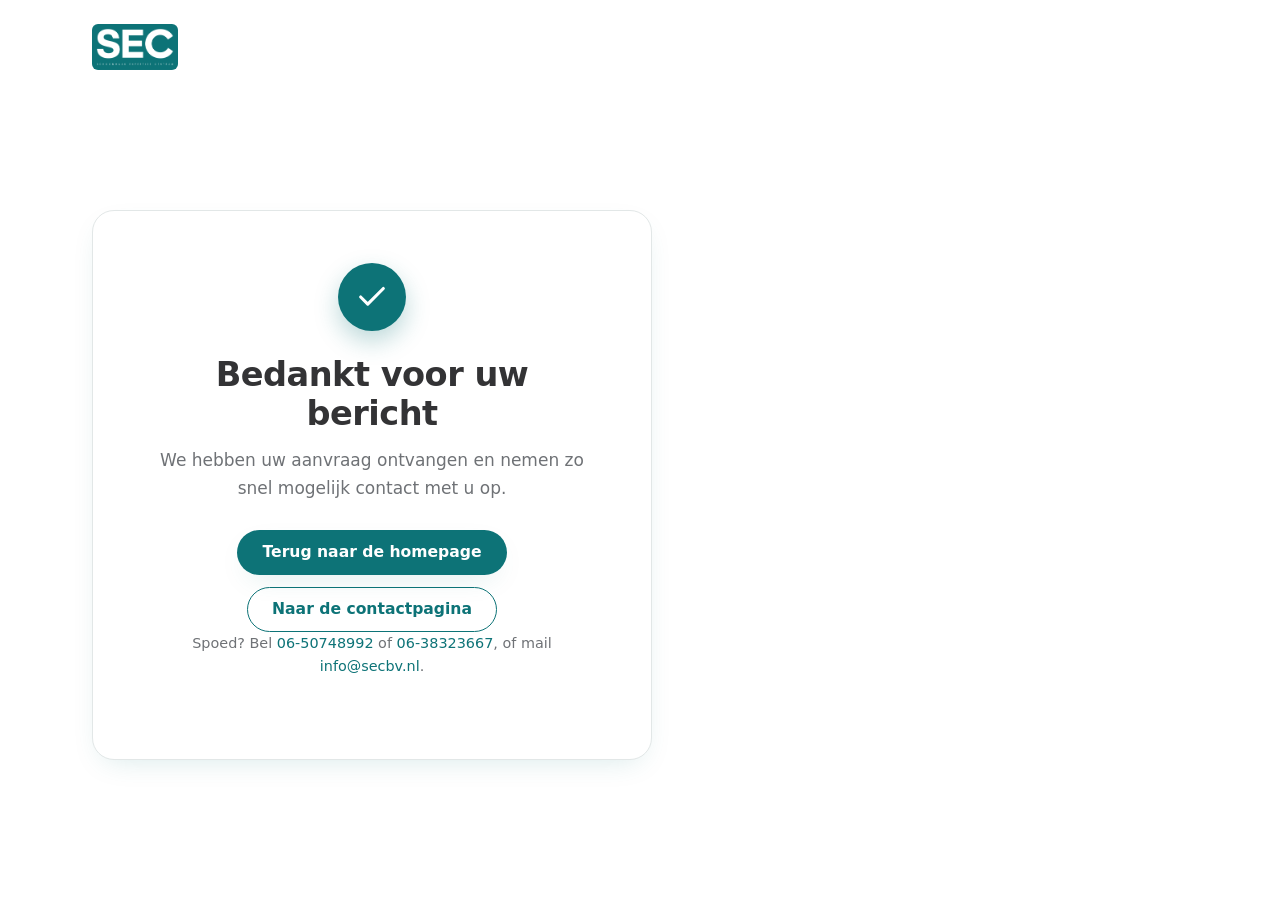
<file: bedankt.html>
<!DOCTYPE html>
<html lang="nl">
<head>
  <meta charset="UTF-8" />
  <meta name="viewport" content="width=device-width, initial-scale=1.0" />

  <title>Bedankt voor uw bericht — S.E.C. B.V.</title>
  <meta name="description" content="Bedankt voor uw bericht aan S.E.C. B.V. We nemen zo snel mogelijk contact met u op." />
  <meta name="theme-color" content="#0D7377" />
  <meta name="robots" content="noindex, follow" />

  <link rel="icon" type="image/png" href="/assets/logo-sec.png" />
  <link rel="apple-touch-icon" href="/assets/logo-sec.png" />

  <link rel="stylesheet" href="/styles.css?v=3" />

  <style>
    .thanks {
      min-height: 100vh;
      display: flex;
      flex-direction: column;
    }
    .thanks-header {
      padding: 1.5rem 0;
    }
    .thanks-main {
      flex: 1;
      display: flex;
      align-items: center;
      justify-content: center;
      padding: 2rem 0 4rem;
    }
    .thanks-card {
      max-width: 560px;
      text-align: center;
      background: var(--color-white);
      border: 1px solid var(--color-border);
      border-radius: var(--radius-lg);
      box-shadow: var(--shadow);
      padding: clamp(2rem, 5vw, 3.25rem);
    }
    .thanks-badge {
      display: inline-flex;
      align-items: center;
      justify-content: center;
      width: 68px;
      height: 68px;
      margin: 0 auto 1.5rem;
      color: #fff;
      background: var(--color-primary);
      border-radius: var(--radius-pill);
      box-shadow: 0 10px 24px rgba(13, 115, 119, 0.28);
    }
    .thanks-badge svg { width: 34px; height: 34px; }
    .thanks-card h1 {
      font-size: clamp(1.6rem, 4vw, 2.1rem);
      margin: 0 0 0.75rem;
    }
    .thanks-card p {
      color: var(--color-muted);
      margin: 0 auto 1.75rem;
      max-width: 42ch;
    }
    .thanks-actions {
      display: flex;
      flex-wrap: wrap;
      gap: 0.75rem;
      justify-content: center;
    }
    .thanks-note {
      margin-top: 1.75rem;
      font-size: 0.9rem;
    }
    .thanks-note a { color: var(--color-primary); }
  </style>
</head>

<body>
  <div class="thanks">
    <header class="thanks-header">
      <div class="container">
        <a class="brand" href="/" aria-label="S.E.C. B.V. Schoonmaak Expertise Centrum — naar de homepage">
          <img src="/assets/logo-sec.png" alt="S.E.C. B.V. Schoonmaak Expertise Centrum" class="brand-logo" width="120" height="64" decoding="async" />
        </a>
      </div>
    </header>

    <main class="thanks-main">
      <div class="container">
        <div class="thanks-card">
          <span class="thanks-badge" aria-hidden="true">
            <svg viewBox="0 0 24 24" fill="none" stroke="currentColor" stroke-width="2.2" stroke-linecap="round" stroke-linejoin="round"><path d="M20 6 9 17l-5-5"/></svg>
          </span>
          <h1>Bedankt voor uw bericht</h1>
          <p>We hebben uw aanvraag ontvangen en nemen zo snel mogelijk contact met u op.</p>
          <div class="thanks-actions">
            <a href="/" class="btn btn-primary">Terug naar de homepage</a>
            <a href="/contact/" class="btn btn-outline">Naar de contactpagina</a>
          </div>
          <p class="thanks-note">
            Spoed? Bel <a href="tel:+31650748992">06-50748992</a> of <a href="tel:+31638323667">06-38323667</a>,
            of mail <a href="mailto:info@secbv.nl">info@secbv.nl</a>.
          </p>
        </div>
      </div>
    </main>
  </div>
</body>
</html>
</file>
<file: styles.css>
/* =========================================================
   S.E.C. B.V. — Schoonmaak Expertise Centrum
   Design system & styling
   ========================================================= */

/* ---------- Design tokens ---------- */
:root {
  /* Kleuren */
  --color-primary: #0D7377;
  --color-primary-dark: #0A5A5D;
  --color-primary-darker: #084244;
  --color-accent: #14A3A8;

  --color-ink: #333335;
  --color-ink-soft: #55575a;
  --color-muted: #6f7276;

  --color-white: #ffffff;
  --color-offwhite: #f6f8f8;
  --color-tint: #eef4f4;      /* zeer lichte teal */
  --color-tint-2: #e3eeee;
  --color-border: #e2e7e7;

  /* Typografie */
  --font-sans: "Hanken Grotesk", "Hanken Book", system-ui, -apple-system,
    "Segoe UI", Roboto, "Helvetica Neue", Arial, sans-serif;
  --fs-base: 1.0625rem;         /* 17px */
  --lh-base: 1.65;

  /* Spacing */
  --space-1: 0.5rem;
  --space-2: 1rem;
  --space-3: 1.5rem;
  --space-4: 2rem;
  --space-5: 3rem;
  --space-6: 4rem;
  --space-7: 6rem;

  --section-y: clamp(2.75rem, 5.5vw, 4.75rem);

  /* Vorm */
  --radius-sm: 8px;
  --radius: 14px;
  --radius-lg: 22px;
  --radius-pill: 999px;

  /* Schaduw */
  --shadow-sm: 0 1px 2px rgba(16, 40, 40, 0.05);
  --shadow: 0 10px 30px -12px rgba(13, 115, 119, 0.18);
  --shadow-lg: 0 24px 60px -20px rgba(13, 115, 119, 0.28);

  /* Layout */
  --container: 1160px;
  --header-h: 76px;
}

/* ---------- Reset-aanvullingen ---------- */
*,
*::before,
*::after {
  box-sizing: border-box;
}

html {
  scroll-behavior: smooth;
  scroll-padding-top: calc(var(--header-h) + 12px);
  -webkit-text-size-adjust: 100%;
}

body {
  margin: 0;
  font-family: var(--font-sans);
  font-size: var(--fs-base);
  line-height: var(--lh-base);
  color: var(--color-ink);
  background: var(--color-white);
  -webkit-font-smoothing: antialiased;
  text-rendering: optimizeLegibility;
}

img {
  max-width: 100%;
  height: auto;
  display: block;
}

a {
  color: var(--color-primary);
  text-decoration: none;
}
a:hover {
  color: var(--color-primary-dark);
}

h1, h2, h3 {
  color: var(--color-ink);
  line-height: 1.18;
  letter-spacing: -0.015em;
  margin: 0 0 0.5em;
  font-weight: 700;
}

h1 { font-size: clamp(2.1rem, 5.2vw, 3.4rem); }
h2 { font-size: clamp(1.7rem, 3.6vw, 2.4rem); }
h3 { font-size: 1.2rem; }

p { margin: 0 0 1rem; }

:focus-visible {
  outline: 3px solid var(--color-accent);
  outline-offset: 2px;
  border-radius: 4px;
}

/* ---------- Hulpstructuur ---------- */
.container {
  width: 100%;
  max-width: var(--container);
  margin-inline: auto;
  padding-inline: clamp(1.15rem, 4vw, 2rem);
}

.section {
  padding-block: var(--section-y);
}
.section-alt {
  background: var(--color-offwhite);
}

.section-head {
  max-width: 46rem;
  margin: 0 auto clamp(1.75rem, 3.2vw, 2.6rem);
  text-align: center;
}

.eyebrow,
.section-eyebrow {
  display: inline-block;
  margin: 0 0 0.9rem;
  font-size: 0.8rem;
  font-weight: 600;
  letter-spacing: 0.14em;
  text-transform: uppercase;
  color: var(--color-primary);
}
.section-eyebrow {
  padding: 0.35rem 0.75rem;
  background: var(--color-tint);
  border-radius: var(--radius-pill);
}
.section-eyebrow-light {
  color: #cdeceb;
  background: rgba(255, 255, 255, 0.12);
}

.section-intro {
  color: var(--color-ink-soft);
  font-size: 1.075rem;
}
.section-intro-light {
  color: rgba(255, 255, 255, 0.82);
}

/* Skip-link */
.skip-link {
  position: absolute;
  left: -9999px;
  top: 0;
  z-index: 200;
  background: var(--color-primary);
  color: #fff;
  padding: 0.75rem 1.1rem;
  border-radius: 0 0 var(--radius-sm) 0;
}
.skip-link:focus {
  left: 0;
  color: #fff;
}

/* ---------- Buttons ---------- */
.btn {
  display: inline-flex;
  align-items: center;
  justify-content: center;
  gap: 0.5rem;
  padding: 0.85rem 1.5rem;
  font-family: inherit;
  font-size: 0.975rem;
  font-weight: 600;
  line-height: 1;
  border: 1.5px solid transparent;
  border-radius: var(--radius-pill);
  cursor: pointer;
  transition: transform 0.15s ease, background 0.2s ease,
    color 0.2s ease, border-color 0.2s ease, box-shadow 0.2s ease;
  white-space: nowrap;
}
.btn:hover { transform: translateY(-2px); }
.btn:active { transform: translateY(0); }

.btn-primary {
  background: var(--color-primary);
  color: #fff;
  box-shadow: var(--shadow);
}
.btn-primary:hover {
  background: var(--color-primary-dark);
  color: #fff;
}

.btn-ghost {
  background: transparent;
  color: var(--color-primary);
  border-color: var(--color-border);
}
.btn-ghost:hover {
  border-color: var(--color-primary);
  color: var(--color-primary-dark);
  background: var(--color-tint);
}

.btn-outline {
  background: transparent;
  color: var(--color-primary);
  border-color: var(--color-primary);
}
.btn-outline:hover {
  background: var(--color-primary);
  color: #fff;
}

.btn-light {
  background: #fff;
  color: var(--color-primary-dark);
}
.btn-light:hover {
  background: var(--color-tint);
  color: var(--color-primary-darker);
}

.btn-block {
  width: 100%;
}

/* ---------- Header ---------- */
.site-header {
  position: sticky;
  top: 0;
  z-index: 100;
  background: rgba(255, 255, 255, 0.86);
  backdrop-filter: saturate(180%) blur(12px);
  -webkit-backdrop-filter: saturate(180%) blur(12px);
  border-bottom: 1px solid var(--color-border);
}
.header-inner {
  display: flex;
  align-items: center;
  gap: 1.5rem;
  min-height: var(--header-h);
}
.brand {
  display: inline-flex;
  align-items: center;
  flex-shrink: 0;
}
.brand-logo {
  height: 46px;
  width: auto;
  border-radius: 6px;
}

.nav {
  margin-left: auto;
}
.nav-list {
  display: flex;
  align-items: center;
  gap: 1.6rem;
  list-style: none;
  margin: 0;
  padding: 0;
}
.nav-list a {
  color: var(--color-ink-soft);
  font-weight: 500;
  font-size: 0.975rem;
  position: relative;
  padding: 0.35rem 0;
}
.nav-list a::after {
  content: "";
  position: absolute;
  left: 0;
  bottom: -2px;
  width: 0;
  height: 2px;
  background: var(--color-primary);
  transition: width 0.2s ease;
}
.nav-list a:hover {
  color: var(--color-primary);
}
.nav-list a:hover::after {
  width: 100%;
}

.header-cta {
  flex-shrink: 0;
}

/* CTA in het mobiele uitklapmenu (verborgen op desktop) */
.nav-cta-mobile {
  display: none;
}

/* Hamburger */
.nav-toggle {
  display: none;
  flex-direction: column;
  justify-content: center;
  gap: 5px;
  width: 44px;
  height: 44px;
  margin-left: auto;
  padding: 0;
  background: transparent;
  border: 1px solid var(--color-border);
  border-radius: var(--radius-sm);
  cursor: pointer;
}
.nav-toggle span {
  display: block;
  width: 22px;
  height: 2px;
  margin-inline: auto;
  background: var(--color-ink);
  border-radius: 2px;
  transition: transform 0.25s ease, opacity 0.2s ease;
}
.nav-toggle[aria-expanded="true"] span:nth-child(1) {
  transform: translateY(7px) rotate(45deg);
}
.nav-toggle[aria-expanded="true"] span:nth-child(2) {
  opacity: 0;
}
.nav-toggle[aria-expanded="true"] span:nth-child(3) {
  transform: translateY(-7px) rotate(-45deg);
}

/* ---------- Hero ---------- */
.hero {
  position: relative;
  padding-block: clamp(2.75rem, 6vw, 5rem);
  background:
    radial-gradient(1100px 500px at 82% -8%, rgba(20, 163, 168, 0.12), transparent 60%),
    radial-gradient(900px 500px at 8% 0%, rgba(13, 115, 119, 0.10), transparent 55%),
    linear-gradient(180deg, var(--color-tint) 0%, var(--color-white) 72%);
  overflow: hidden;
}
.hero-grid {
  display: grid;
  grid-template-columns: 1.1fr 0.9fr;
  gap: clamp(2rem, 5vw, 4rem);
  align-items: center;
}
.hero-copy {
  max-width: 40rem;
}
.hero-lead {
  font-size: clamp(1.075rem, 2.1vw, 1.3rem);
  color: var(--color-ink-soft);
  margin-bottom: 2rem;
}
.hero-actions {
  display: flex;
  flex-wrap: wrap;
  gap: 0.9rem;
}

/* Hero traject-kaart */
.hero-visual {
  background: var(--color-white);
  border: 1px solid var(--color-border);
  border-radius: var(--radius-lg);
  padding: clamp(1.5rem, 3vw, 2.1rem);
  box-shadow: var(--shadow-lg);
}
.hero-visual-label {
  margin: 0 0 0.35rem;
  font-size: 0.8rem;
  font-weight: 600;
  letter-spacing: 0.12em;
  text-transform: uppercase;
  color: var(--color-primary);
}
.hero-visual-intro {
  margin: 0 0 1.35rem;
  font-size: 0.95rem;
  color: var(--color-ink-soft);
}
.hero-flow {
  list-style: none;
  margin: 0;
  padding: 0;
  counter-reset: flow;
}
.hero-flow li {
  position: relative;
  display: flex;
  align-items: flex-start;
  gap: 0.85rem;
  padding: 0.5rem 0;
  color: var(--color-ink);
}
.hero-flow-text {
  display: flex;
  flex-direction: column;
  gap: 0.1rem;
  padding-top: 0.15rem;
}
.hero-flow-title {
  font-weight: 600;
  line-height: 1.25;
}
.hero-flow-sub {
  font-size: 0.85rem;
  font-weight: 400;
  color: var(--color-muted);
  line-height: 1.35;
}
.hero-flow li:not(:last-child)::after {
  content: "";
  position: absolute;
  left: 0.95rem;
  top: 2.55rem;
  width: 2px;
  height: calc(100% - 1.9rem);
  background: var(--color-tint-2);
}
.hero-flow-num {
  position: relative;
  z-index: 1;
  flex-shrink: 0;
  display: inline-flex;
  align-items: center;
  justify-content: center;
  width: 2rem;
  height: 2rem;
  font-size: 0.9rem;
  font-weight: 700;
  color: var(--color-primary);
  background: var(--color-tint);
  border-radius: 50%;
}
.hero-visual-foot {
  display: flex;
  align-items: center;
  gap: 0.6rem;
  margin: 1.35rem 0 0;
  padding-top: 1.15rem;
  border-top: 1px solid var(--color-border);
  font-size: 0.9rem;
  font-weight: 600;
  color: var(--color-primary-dark);
}
.hero-visual-foot svg {
  flex-shrink: 0;
  width: 1.15rem;
  height: 1.15rem;
  padding: 0.2rem;
  color: var(--color-primary);
  background: var(--color-tint);
  border-radius: 50%;
}

.hero-stats {
  display: grid;
  grid-template-columns: repeat(3, 1fr);
  gap: 1rem;
  list-style: none;
  margin: clamp(1.75rem, 3.5vw, 2.5rem) 0 0;
  padding: clamp(1.5rem, 3vw, 2rem) 0 0;
  border-top: 1px solid var(--color-border);
}
.trust-card {
  position: relative;
  padding: 1.15rem 1.25rem 1.2rem;
  background: var(--color-tint);
  border: 1px solid var(--color-border);
  border-radius: var(--radius);
  overflow: hidden;
  transition: transform 0.2s ease, box-shadow 0.2s ease, border-color 0.2s ease;
}
.trust-card::before {
  content: "";
  position: absolute;
  inset: 0 auto 0 0;
  width: 4px;
  background: var(--color-primary);
}
.trust-card:hover {
  transform: translateY(-2px);
  border-color: var(--color-primary);
  box-shadow: 0 8px 24px rgba(13, 115, 119, 0.1);
}
.hero-stats .stat-value {
  display: block;
  font-size: 1.15rem;
  font-weight: 700;
  color: var(--color-primary);
  letter-spacing: -0.01em;
  line-height: 1.2;
}
.hero-stats .stat-label {
  display: block;
  font-size: 0.9rem;
  line-height: 1.45;
  color: var(--color-muted);
  margin-top: 0.4rem;
}

/* ---------- Grid twee kolommen ---------- */
.grid-two {
  display: grid;
  grid-template-columns: 1.15fr 0.85fr;
  gap: clamp(2rem, 5vw, 4rem);
  align-items: start;
}

/* Check-lijst */
.check-list,
.mini-list {
  list-style: none;
  margin: 1.5rem 0 0;
  padding: 0;
}
.check-list li,
.mini-list li {
  position: relative;
  padding-left: 2rem;
  margin-bottom: 0.85rem;
  color: var(--color-ink-soft);
}
.check-list li::before {
  content: "";
  position: absolute;
  left: 0;
  top: 0.15rem;
  width: 1.25rem;
  height: 1.25rem;
  border-radius: 50%;
  background:
    var(--color-tint)
    url("data:image/svg+xml,%3Csvg xmlns='http://www.w3.org/2000/svg' width='14' height='14' viewBox='0 0 24 24' fill='none' stroke='%230D7377' stroke-width='3' stroke-linecap='round' stroke-linejoin='round'%3E%3Cpath d='M20 6 9 17l-5-5'/%3E%3C/svg%3E")
    center / 0.8rem no-repeat;
}
.mini-list li {
  padding-left: 1.4rem;
}
.mini-list li::before {
  content: "";
  position: absolute;
  left: 0;
  top: 0.7rem;
  width: 7px;
  height: 7px;
  border-radius: 50%;
  background: var(--color-primary);
}

/* Intro-kaart */
.intro-card {
  background: var(--color-white);
  border: 1px solid var(--color-border);
  border-radius: var(--radius-lg);
  padding: clamp(1.5rem, 3vw, 2.25rem);
  box-shadow: var(--shadow);
}
.intro-card h3 {
  margin-bottom: 1rem;
}
.intro-card .btn {
  margin-top: 1.5rem;
}

/* ---------- Cards / diensten ---------- */
.cards {
  display: grid;
  grid-template-columns: repeat(auto-fit, minmax(270px, 1fr));
  gap: 1.5rem;
}
.card {
  background: var(--color-white);
  border: 1px solid var(--color-border);
  border-radius: var(--radius-lg);
  padding: 2rem 1.75rem;
  box-shadow: var(--shadow-sm);
  transition: transform 0.2s ease, box-shadow 0.2s ease, border-color 0.2s ease;
}
.card:hover {
  transform: translateY(-4px);
  box-shadow: var(--shadow-lg);
  border-color: var(--color-tint-2);
}
.card-icon {
  display: inline-flex;
  align-items: center;
  justify-content: center;
  width: 3rem;
  height: 3rem;
  margin-bottom: 1.2rem;
  color: var(--color-primary);
  background: var(--color-tint);
  border-radius: var(--radius);
}
.card-icon svg {
  width: 1.5rem;
  height: 1.5rem;
}
.card h3 {
  margin-bottom: 0.5rem;
}
.card p {
  color: var(--color-ink-soft);
  margin: 0;
  font-size: 0.99rem;
}

/* ---------- Aanbesteding / feature ---------- */
.feature-panel {
  align-self: center;
}
.benefit-grid {
  display: grid;
  grid-template-columns: repeat(2, 1fr);
  gap: 1.25rem;
}
.benefit {
  background: var(--color-white);
  border: 1px solid var(--color-border);
  border-left: 4px solid var(--color-primary);
  border-radius: var(--radius);
  padding: 1.4rem 1.35rem;
}
.benefit h3 {
  font-size: 1.075rem;
  margin-bottom: 0.35rem;
}
.benefit p {
  margin: 0;
  color: var(--color-ink-soft);
  font-size: 0.95rem;
}

/* ---------- Waarom (donkere sectie) ---------- */
.section-dark {
  background:
    radial-gradient(800px 400px at 85% 0%, rgba(20, 163, 168, 0.25), transparent 60%),
    linear-gradient(160deg, var(--color-primary) 0%, var(--color-primary-darker) 100%);
  color: #fff;
}
.section-dark h2,
.section-dark h3 {
  color: #fff;
}
.reasons {
  display: grid;
  grid-template-columns: repeat(auto-fit, minmax(240px, 1fr));
  gap: 1.25rem;
}
.reason {
  padding: 1.6rem 1.5rem;
  background: rgba(255, 255, 255, 0.055);
  border: 1px solid rgba(255, 255, 255, 0.14);
  border-radius: var(--radius-lg);
  transition: transform 0.2s ease, border-color 0.2s ease, background 0.2s ease;
}
.reason:hover {
  transform: translateY(-3px);
  background: rgba(255, 255, 255, 0.085);
  border-color: rgba(20, 163, 168, 0.55);
}
.reason-num {
  display: inline-flex;
  align-items: center;
  justify-content: center;
  width: 2.4rem;
  height: 2.4rem;
  margin-bottom: 1rem;
  font-size: 0.95rem;
  font-weight: 700;
  color: #dff3f2;
  background: rgba(13, 115, 119, 0.55);
  border: 1px solid rgba(205, 236, 235, 0.28);
  border-radius: 12px;
  letter-spacing: 0.02em;
}
.reason h3 {
  margin-bottom: 0.4rem;
}
.reason p {
  margin: 0;
  color: rgba(255, 255, 255, 0.8);
  font-size: 0.97rem;
}

/* ---------- Werkwijze / stappen ---------- */
.steps {
  display: grid;
  grid-template-columns: repeat(auto-fit, minmax(230px, 1fr));
  gap: 1.5rem;
  list-style: none;
  margin: 0;
  padding: 0;
  counter-reset: step;
}
.step {
  position: relative;
  background: var(--color-white);
  border: 1px solid var(--color-border);
  border-radius: var(--radius-lg);
  padding: 2rem 1.6rem 1.75rem;
  box-shadow: var(--shadow-sm);
}
.step-num {
  display: inline-flex;
  align-items: center;
  justify-content: center;
  width: 2.75rem;
  height: 2.75rem;
  margin-bottom: 1rem;
  font-size: 1.2rem;
  font-weight: 700;
  color: #fff;
  background: var(--color-primary);
  border-radius: 50%;
  box-shadow: var(--shadow);
}
.step h3 {
  margin-bottom: 0.4rem;
}
.step p {
  margin: 0;
  color: var(--color-ink-soft);
  font-size: 0.97rem;
}

/* ---------- Sectoren ---------- */
.sectors {
  display: grid;
  grid-template-columns: repeat(3, 1fr);
  gap: 1rem;
  list-style: none;
  margin: 0;
  padding: 0;
}
.sectors li {
  display: flex;
  align-items: center;
  gap: 0.75rem;
  padding: 1.15rem 1.4rem;
  background: var(--color-white);
  border: 1px solid var(--color-border);
  border-radius: var(--radius);
  font-weight: 600;
  color: var(--color-ink);
  transition: border-color 0.2s ease, transform 0.15s ease;
}
.sectors li::before {
  content: "";
  flex-shrink: 0;
  width: 0.75rem;
  height: 0.75rem;
  border-radius: 3px;
  background: var(--color-accent);
}
.sectors li:hover {
  border-color: var(--color-primary);
  transform: translateY(-2px);
}

/* ---------- CTA-band ---------- */
.cta-band {
  background: linear-gradient(120deg, var(--color-primary) 0%, var(--color-accent) 100%);
  color: #fff;
}
.cta-inner {
  display: flex;
  align-items: center;
  justify-content: space-between;
  gap: 2rem;
  padding-block: clamp(2.5rem, 6vw, 4rem);
}
.cta-band h2 {
  color: #fff;
  margin-bottom: 0.4rem;
}
.cta-band p {
  margin: 0;
  color: rgba(255, 255, 255, 0.9);
  font-size: 1.05rem;
}
.cta-inner .btn {
  flex-shrink: 0;
}

/* ---------- Contact ---------- */
.contact-grid {
  align-items: start;
}
.contact-details {
  list-style: none;
  margin: 1.75rem 0 0;
  padding: 0;
}
.contact-details li {
  display: grid;
  grid-template-columns: 6.5rem 1fr;
  gap: 1rem;
  padding: 0.95rem 0;
  border-bottom: 1px solid var(--color-border);
}
.contact-label {
  font-weight: 600;
  color: var(--color-muted);
  font-size: 0.9rem;
  text-transform: uppercase;
  letter-spacing: 0.05em;
}
.contact-details a {
  font-weight: 600;
}
.contact-phones {
  display: flex;
  flex-direction: column;
  gap: 0.2rem;
}
.contact-details address {
  font-style: normal;
  color: var(--color-ink);
}

.contact-card {
  background: var(--color-white);
  border: 1px solid var(--color-border);
  border-radius: var(--radius-lg);
  padding: clamp(1.5rem, 3vw, 2.25rem);
  box-shadow: var(--shadow);
}
.contact-form .form-row {
  margin-bottom: 1.1rem;
}
.form-row-split {
  display: grid;
  grid-template-columns: 1fr 1fr;
  gap: 1rem;
}
.contact-form label {
  display: block;
  margin-bottom: 0.4rem;
  font-weight: 600;
  font-size: 0.9rem;
  color: var(--color-ink);
}
.contact-form input,
.contact-form select,
.contact-form textarea {
  width: 100%;
  padding: 0.8rem 0.95rem;
  font-family: inherit;
  font-size: 0.975rem;
  color: var(--color-ink);
  background: var(--color-offwhite);
  border: 1.5px solid var(--color-border);
  border-radius: var(--radius-sm);
  transition: border-color 0.2s ease, box-shadow 0.2s ease, background 0.2s ease;
}
.contact-form select {
  appearance: none;
  -webkit-appearance: none;
  cursor: pointer;
  background-image: url("data:image/svg+xml,%3Csvg xmlns='http://www.w3.org/2000/svg' width='16' height='16' viewBox='0 0 24 24' fill='none' stroke='%236f7276' stroke-width='2' stroke-linecap='round' stroke-linejoin='round'%3E%3Cpath d='M6 9l6 6 6-6'/%3E%3C/svg%3E");
  background-repeat: no-repeat;
  background-position: right 0.9rem center;
  padding-right: 2.5rem;
}
.contact-form input::placeholder,
.contact-form textarea::placeholder {
  color: #9aa0a1;
}
.contact-form input:focus,
.contact-form select:focus,
.contact-form textarea:focus {
  outline: none;
  background-color: #fff;
  border-color: var(--color-primary);
  box-shadow: 0 0 0 3px rgba(13, 115, 119, 0.12);
}
.contact-form textarea {
  resize: vertical;
  min-height: 110px;
}
.form-hint {
  margin: 0 0 1.1rem;
  font-size: 0.85rem;
  color: var(--color-muted);
}
.req {
  color: var(--color-primary);
  font-weight: 700;
}
.form-note {
  margin: 1rem 0 0;
  font-size: 0.9rem;
  color: var(--color-muted);
  text-align: center;
}
.form-status {
  margin: 0 0 1rem;
  padding: 0.75rem 1rem;
  font-size: 0.9rem;
  border-radius: var(--radius-md, 8px);
  border: 1px solid transparent;
}
.form-status.is-error {
  color: #8a1c1c;
  background: #fdecec;
  border-color: #f5c2c2;
}
.form-status.is-ok {
  color: #0b5c4f;
  background: #e7f6f1;
  border-color: #b7e4d6;
}

/* ---------- FAQ ---------- */
.faq {
  max-width: 52rem;
  margin: 0 auto;
}
.faq-item {
  background: var(--color-white);
  border: 1px solid var(--color-border);
  border-radius: var(--radius);
  margin-bottom: 0.9rem;
  overflow: hidden;
  transition: border-color 0.2s ease, box-shadow 0.2s ease;
}
.faq-item[open] {
  border-color: var(--color-tint-2);
  box-shadow: var(--shadow);
}
.faq-item summary {
  display: flex;
  align-items: center;
  justify-content: space-between;
  gap: 1rem;
  padding: 1.2rem 1.4rem;
  font-weight: 600;
  font-size: 1.05rem;
  color: var(--color-ink);
  cursor: pointer;
  list-style: none;
}
.faq-item summary::-webkit-details-marker {
  display: none;
}
.faq-item summary::after {
  content: "";
  flex-shrink: 0;
  width: 1.4rem;
  height: 1.4rem;
  background:
    var(--color-tint)
    url("data:image/svg+xml,%3Csvg xmlns='http://www.w3.org/2000/svg' width='14' height='14' viewBox='0 0 24 24' fill='none' stroke='%230D7377' stroke-width='3' stroke-linecap='round' stroke-linejoin='round'%3E%3Cpath d='M12 5v14M5 12h14'/%3E%3C/svg%3E")
    center / 0.85rem no-repeat;
  border-radius: 50%;
  transition: transform 0.25s ease;
}
.faq-item[open] summary::after {
  transform: rotate(135deg);
}
.faq-item summary:hover {
  color: var(--color-primary);
}
.faq-body {
  padding: 0 1.4rem 1.3rem;
}
.faq-body p {
  margin: 0;
  color: var(--color-ink-soft);
}

/* ---------- Footer ---------- */
.site-footer {
  background: var(--color-primary-darker);
  color: rgba(255, 255, 255, 0.78);
}
.footer-inner {
  display: grid;
  grid-template-columns: 1.6fr 1fr 1fr;
  gap: 2.5rem;
  padding-block: clamp(3rem, 6vw, 4.5rem);
}
.footer-logo {
  height: 52px;
  width: auto;
  border-radius: 8px;
  margin-bottom: 1.1rem;
}
.footer-brand p {
  margin: 0;
  max-width: 30rem;
  color: rgba(255, 255, 255, 0.68);
  font-size: 0.97rem;
}
.site-footer h3 {
  color: #fff;
  font-size: 0.95rem;
  text-transform: uppercase;
  letter-spacing: 0.08em;
  margin-bottom: 1rem;
}
.footer-nav ul,
.footer-contact ul {
  list-style: none;
  margin: 0;
  padding: 0;
}
.footer-nav li,
.footer-contact li {
  margin-bottom: 0.6rem;
  font-size: 0.97rem;
}
.footer-nav a,
.footer-contact a {
  color: rgba(255, 255, 255, 0.78);
}
.footer-nav a:hover,
.footer-contact a:hover {
  color: #fff;
}

.footer-bottom {
  border-top: 1px solid rgba(255, 255, 255, 0.12);
}
.footer-bottom-inner {
  display: flex;
  flex-wrap: wrap;
  justify-content: space-between;
  gap: 0.75rem;
  padding-block: 1.5rem;
  font-size: 0.875rem;
  color: rgba(255, 255, 255, 0.6);
}
.footer-bottom-inner p {
  margin: 0;
}
.footer-tagline {
  letter-spacing: 0.03em;
}

/* ---------- Scroll-reveal ---------- */
.reveal {
  opacity: 0;
  transform: translateY(22px);
  transition: opacity 0.6s ease, transform 0.6s ease;
  will-change: opacity, transform;
}
.reveal.is-visible {
  opacity: 1;
  transform: none;
}

/* =========================================================
   Responsive
   ========================================================= */
@media (max-width: 900px) {
  .grid-two {
    grid-template-columns: 1fr;
  }
  .hero-grid {
    grid-template-columns: 1fr;
  }
  .hero-copy {
    max-width: none;
  }
  .sectors {
    grid-template-columns: 1fr 1fr;
  }
  .footer-inner {
    grid-template-columns: 1fr 1fr;
  }
  .footer-brand {
    grid-column: 1 / -1;
  }
}

@media (max-width: 780px) {
  .header-cta {
    display: none;
  }
  .nav-toggle {
    display: flex;
  }
  .nav {
    position: fixed;
    inset: var(--header-h) 0 auto 0;
    margin: 0;
    background: #fff;
    border-bottom: 1px solid var(--color-border);
    box-shadow: var(--shadow-lg);
    max-height: 0;
    overflow: hidden;
    transition: max-height 0.3s ease;
  }
  .nav.is-open {
    max-height: 80vh;
  }
  .nav-list {
    flex-direction: column;
    align-items: stretch;
    gap: 0;
    padding: 0.5rem clamp(1.15rem, 4vw, 2rem) 1.25rem;
  }
  .nav-list li {
    border-bottom: 1px solid var(--color-border);
  }
  .nav-list li:last-child {
    border-bottom: none;
  }
  .nav-list a {
    display: block;
    padding: 0.95rem 0;
    font-size: 1.05rem;
  }
  .nav-list a::after {
    display: none;
  }
  .nav-cta-mobile {
    display: inline-flex;
    justify-content: center;
    margin: 0.4rem clamp(1.15rem, 4vw, 2rem) 1.4rem;
  }
}

@media (max-width: 620px) {
  .hero-stats {
    grid-template-columns: 1fr;
    gap: 1.1rem;
  }
  .benefit-grid {
    grid-template-columns: 1fr;
  }
  .sectors {
    grid-template-columns: 1fr;
  }
  .form-row-split {
    grid-template-columns: 1fr;
  }
  .cta-inner {
    flex-direction: column;
    align-items: flex-start;
    text-align: left;
  }
  .footer-inner {
    grid-template-columns: 1fr;
    gap: 2rem;
  }
  .contact-details li {
    grid-template-columns: 1fr;
    gap: 0.2rem;
  }
}

/* =========================================================
   Subpagina's (SEO-landingspagina's en kennisbank)
   Alleen nieuwe klassen — bestaande stijlen blijven ongemoeid.
   ========================================================= */

/* ---------- Breadcrumb ----------
   Semantisch een <ol> (dat is wat een kruimelpad is en wat BreadcrumbList
   weerspiegelt), maar visueel een rustige regel met chevrons. list-style staat
   zowel op de ol als op de li: valt de CSS ooit weg, dan is de browserstandaard
   een genummerde lijst, en dat is precies wat we hier niet willen. */
.breadcrumb {
  padding: 1.15rem 0 0;
}
.breadcrumb ol {
  display: flex;
  flex-wrap: wrap;
  align-items: center;
  gap: 0.3rem 0.5rem;
  list-style: none;
  margin: 0;
  padding: 0;
  font-size: 0.8125rem;
  line-height: 1.5;
  letter-spacing: 0.01em;
  color: var(--color-muted);
}
.breadcrumb li {
  display: inline-flex;
  align-items: center;
  gap: 0.5rem;
  list-style: none;
  margin: 0;
}
.breadcrumb li:not(:last-child)::after {
  content: "\203A";           /* › */
  color: var(--color-border);
  font-size: 0.95rem;
  line-height: 1;
  transform: translateY(-0.5px);
}
.breadcrumb a {
  color: var(--color-muted);
  text-decoration: none;
  border-radius: 3px;
  transition: color 0.15s ease;
}
.breadcrumb a:hover {
  color: var(--color-primary);
}
.breadcrumb [aria-current="page"] {
  color: var(--color-ink-soft);
  font-weight: 500;
}

/* Op smalle schermen mag het kruimelpad afbreken, maar nooit de layout oprekken. */
@media (max-width: 620px) {
  .breadcrumb {
    padding-top: 0.9rem;
  }
  .breadcrumb ol {
    font-size: 0.78125rem;
  }
  .breadcrumb [aria-current="page"] {
    overflow-wrap: anywhere;
  }
}

/* ---------- Compacte hero voor subpagina's ---------- */
.page-hero {
  background: linear-gradient(180deg, var(--color-tint) 0%, var(--color-white) 100%);
  padding: clamp(1.75rem, 4vw, 3rem) 0 clamp(2rem, 4.5vw, 3.25rem);
  border-bottom: 1px solid var(--color-border);
}
.page-hero h1 {
  font-size: clamp(1.9rem, 4.2vw, 2.9rem);
  max-width: 20ch;
}
.page-hero-lead {
  font-size: clamp(1.05rem, 1.9vw, 1.2rem);
  color: var(--color-ink-soft);
  max-width: 62ch;
  margin-top: var(--space-2);
}
.page-hero-actions {
  display: flex;
  flex-wrap: wrap;
  gap: 0.75rem;
  margin-top: var(--space-3);
}

/* =========================================================
   Subpagina-layout
   ---------------------------------------------------------
   Het uitgangspunt: de contentzone is even breed als de hero
   (.container), zodat alles op één lijn staat. De leesbreedte
   wordt NIET afgedwongen door de wrapper smal te maken, maar
   door de hoofdkolom naast een aside te zetten. Kaarten,
   callouts en verwante pagina's benutten zo de volle breedte,
   terwijl lopende tekst op een prettige maat blijft.
   ========================================================= */
.page-layout {
  display: grid;
  grid-template-columns: minmax(0, 1fr);
  gap: clamp(2rem, 4vw, 3.25rem);
  align-items: start;
}

/* Vanaf 1024px een rustige rechterkolom ernaast.
   1fr + 264px binnen 1160px levert een tekstkolom van ~770px:
   ruim binnen een comfortabele leesbreedte. */
@media (min-width: 1024px) {
  .page-layout {
    grid-template-columns: minmax(0, 1fr) 264px;
  }
}

/* ---------- Lopende tekst ---------- */
.prose {
  max-width: 72ch;
}

/* Binnen de subpagina-layout bepaalt het grid de breedte.
   Zonder deze regel zou .prose de kolom opnieuw versmallen. */
.page-layout .prose {
  max-width: none;
}

/* Zonder aside (onder 1024px) bewaakt .prose zelf de leesbreedte,
   anders lopen regels op een tablet veel te ver door. */
@media (max-width: 1023px) {
  .page-layout .prose {
    max-width: 70ch;
  }
}
.prose > * + * {
  margin-top: var(--space-2);
}
.prose h2 {
  margin-top: var(--space-5);
  font-size: clamp(1.45rem, 2.8vw, 1.85rem);
  /* Zonder dit verdwijnt de kop onder de sticky header bij het
     aanklikken van een link in de inhoudsopgave. */
  scroll-margin-top: calc(var(--header-h) + 1.25rem);
}
.prose h3 {
  margin-top: var(--space-4);
  font-size: 1.16rem;
}
.prose ul,
.prose ol {
  padding-left: 1.2rem;
  color: var(--color-ink-soft);
}
.prose li + li {
  margin-top: 0.4rem;
}
.prose a {
  color: var(--color-primary);
  text-decoration: underline;
  text-underline-offset: 3px;
}
.prose a:hover {
  color: var(--color-primary-dark);
}

/* De hoofdkolom is smaller dan een volle sectie, dus de bestaande grids
   krijgen hier ruimere minima. Zonder dit valt een reeks van vier stappen
   uiteen in 3 + 1, wat rommelig oogt. */
.prose .steps,
.prose .cards {
  grid-template-columns: repeat(auto-fit, minmax(min(100%, 300px), 1fr));
  gap: var(--space-2);
  margin-top: var(--space-3);
}
.prose .related {
  grid-template-columns: repeat(auto-fit, minmax(min(100%, 215px), 1fr));
}
.prose .step {
  padding: 1.5rem 1.35rem 1.35rem;
}
.prose .step-num {
  width: 2.25rem;
  height: 2.25rem;
  margin-bottom: 0.75rem;
  font-size: 1rem;
}

/* Toelichtend blok binnen lopende tekst: behoudt de volledige uitleg,
   maar geeft de sectie visueel gewicht in plaats van platte alinea's. */
.info-blocks {
  display: grid;
  gap: var(--space-2);
  margin-top: var(--space-3);
}
.info-block {
  padding: var(--space-3);
  background: var(--color-white);
  border: 1px solid var(--color-border);
  border-radius: var(--radius);
  box-shadow: var(--shadow-sm);
  transition: border-color 0.2s ease, box-shadow 0.2s ease;
}
.info-block:hover {
  border-color: var(--color-tint-2);
  box-shadow: var(--shadow);
}
.info-block h3 {
  margin-top: 0;
  margin-bottom: 0.4rem;
  font-size: 1.08rem;
  color: var(--color-primary);
}
.info-block p {
  margin: 0;
  color: var(--color-ink-soft);
}
.info-block p + p {
  margin-top: 0.65rem;
}

/* Valkuilenlijst: zelfde ritme als .check-list, maar met een markering
   die past bij "dit gaat mis" in plaats van een vinkje. */
.pitfall-list {
  list-style: none;
  margin: var(--space-3) 0 0;
  padding: 0;
}
.pitfall-list li {
  position: relative;
  padding-left: 2rem;
  margin-bottom: 0.9rem;
  color: var(--color-ink-soft);
}
.pitfall-list li::before {
  content: "";
  position: absolute;
  left: 0;
  top: 0.45em;
  width: 0.7rem;
  height: 0.7rem;
  border-radius: 50%;
  border: 2px solid var(--color-primary);
  opacity: 0.55;
}
.pitfall-list strong {
  color: var(--color-ink);
}

/* Uitgelicht tekstblok binnen lopende tekst */
.callout {
  margin-top: var(--space-3);
  padding: var(--space-3);
  background: var(--color-tint);
  border-left: 3px solid var(--color-primary);
  border-radius: 0 var(--radius) var(--radius) 0;
}
.callout p {
  margin: 0;
  color: var(--color-ink-soft);
}
.callout p + p {
  margin-top: var(--space-1);
}
.callout strong {
  color: var(--color-ink);
}

/* ---------- Aside op subpagina's ----------
   Bewust verborgen onder 1024px: alles erin (inhoudsopgave, contact-CTA)
   staat verderop op de pagina al. Op mobiel zou het dus dubbele informatie
   zijn die de bezoeker eerst moet doorscrollen. */
.page-aside {
  display: none;
}

@media (min-width: 1024px) {
  .page-aside {
    display: grid;
    gap: var(--space-2);
    position: sticky;
    top: calc(var(--header-h) + 1.25rem);
  }
}

/* Inhoudsopgave (wordt door script.js gevuld; blijft leeg en onzichtbaar
   als er geen koppen zijn of als JS uitstaat) */
.toc:empty {
  display: none;
}
.toc {
  padding: var(--space-3);
  background: var(--color-white);
  border: 1px solid var(--color-border);
  border-radius: var(--radius);
}
.toc-title {
  margin: 0 0 0.75rem;
  font-size: 0.75rem;
  font-weight: 700;
  text-transform: uppercase;
  letter-spacing: 0.08em;
  color: var(--color-muted);
}
.toc ol {
  list-style: none;
  margin: 0;
  padding: 0;
  border-left: 2px solid var(--color-border);
}
.toc li {
  list-style: none;
  margin: 0;
}
.toc a {
  display: block;
  padding: 0.4rem 0 0.4rem 0.85rem;
  margin-left: -2px;
  border-left: 2px solid transparent;
  font-size: 0.875rem;
  line-height: 1.45;
  color: var(--color-ink-soft);
  text-decoration: none;
  transition: color 0.15s ease, border-color 0.15s ease;
}
.toc a:hover {
  color: var(--color-primary);
  border-left-color: var(--color-tint-2);
}
.toc a.is-active {
  color: var(--color-primary);
  font-weight: 600;
  border-left-color: var(--color-primary);
}

/* Compacte contact-CTA in de aside */
.aside-cta {
  padding: var(--space-3);
  background: var(--color-tint);
  border: 1px solid var(--color-tint-2);
  border-radius: var(--radius);
}
.aside-cta h2 {
  margin: 0 0 0.4rem;
  font-size: 1.02rem;
  line-height: 1.3;
}
.aside-cta p {
  margin: 0 0 var(--space-2);
  font-size: 0.875rem;
  line-height: 1.5;
  color: var(--color-ink-soft);
}
.aside-cta .btn {
  width: 100%;
  justify-content: center;
  font-size: 0.9rem;
}
.aside-cta-direct {
  margin: var(--space-2) 0 0;
  font-size: 0.8125rem;
  color: var(--color-muted);
}
.aside-cta-direct a {
  color: var(--color-primary);
  text-decoration: none;
}
.aside-cta-direct a:hover {
  text-decoration: underline;
}

/* ---------- Criteria (neutrale keuzepunten) ---------- */
.criteria {
  display: grid;
  grid-template-columns: repeat(auto-fit, minmax(260px, 1fr));
  gap: var(--space-2);
  list-style: none;
  margin: var(--space-3) 0 0;
  padding: 0;
}
.criteria li {
  padding: var(--space-3);
  background: var(--color-white);
  border: 1px solid var(--color-border);
  border-radius: var(--radius);
  box-shadow: var(--shadow-sm);
}
.criteria h3 {
  font-size: 1.02rem;
  margin: 0 0 0.35rem;
}
.criteria p {
  margin: 0;
  font-size: 0.95rem;
  color: var(--color-ink-soft);
}

/* ---------- Verwante pagina's ---------- */
.related-heading {
  margin-top: var(--space-5);
  margin-bottom: 0;
  font-size: 1.2rem;
}
.related {
  display: grid;
  grid-template-columns: repeat(auto-fit, minmax(250px, 1fr));
  gap: var(--space-2);
  list-style: none;
  margin: var(--space-3) 0 0;
  padding: 0;
}
.related li {
  margin: 0;
}
.related a {
  display: block;
  height: 100%;
  padding: var(--space-3);
  background: var(--color-white);
  border: 1px solid var(--color-border);
  border-radius: var(--radius);
  text-decoration: none;
  color: inherit;
  transition: border-color 0.2s ease, transform 0.2s ease, box-shadow 0.2s ease;
}
.related a:hover {
  border-color: var(--color-primary);
  transform: translateY(-2px);
  box-shadow: var(--shadow);
}
.related-title {
  display: block;
  font-weight: 700;
  color: var(--color-primary);
  margin-bottom: 0.3rem;
}
.related-desc {
  display: block;
  font-size: 0.93rem;
  color: var(--color-ink-soft);
  line-height: 1.5;
}

/* ---------- Kennisbank-lijst ---------- */
.article-list {
  display: grid;
  gap: var(--space-2);
  list-style: none;
  margin: var(--space-3) 0 0;
  padding: 0;
}
.article-list a {
  display: block;
  padding: var(--space-3);
  background: var(--color-white);
  border: 1px solid var(--color-border);
  border-radius: var(--radius);
  text-decoration: none;
  color: inherit;
  transition: border-color 0.2s ease, box-shadow 0.2s ease;
}
.article-list a:hover {
  border-color: var(--color-primary);
  box-shadow: var(--shadow);
}
.article-list h2 {
  font-size: 1.15rem;
  margin: 0 0 0.3rem;
  color: var(--color-primary);
}
.article-list p {
  margin: 0;
  font-size: 0.95rem;
  color: var(--color-ink-soft);
}

/* =========================================================
   Contactpagina (/contact/)
   ========================================================= */

/* ---------- Contactgegevens in cards ---------- */
.contact-cards {
  display: grid;
  grid-template-columns: repeat(auto-fit, minmax(230px, 1fr));
  gap: var(--space-2);
  list-style: none;
  margin: 0;
  padding: 0;
}
.contact-cards li {
  display: flex;
  flex-direction: column;
  gap: 0.5rem;
  padding: var(--space-3);
  background: var(--color-white);
  border: 1px solid var(--color-border);
  border-radius: var(--radius);
  box-shadow: var(--shadow-sm);
  transition: border-color 0.2s ease, box-shadow 0.2s ease;
}
.contact-cards li:hover {
  border-color: var(--color-tint-2);
  box-shadow: var(--shadow);
}
.contact-card-icon {
  display: inline-flex;
  align-items: center;
  justify-content: center;
  width: 2.5rem;
  height: 2.5rem;
  color: var(--color-primary);
  background: var(--color-tint);
  border-radius: var(--radius-sm);
}
.contact-card-icon svg {
  width: 1.25rem;
  height: 1.25rem;
}
.contact-card-label {
  font-size: 0.78125rem;
  font-weight: 700;
  text-transform: uppercase;
  letter-spacing: 0.08em;
  color: var(--color-muted);
}
.contact-card-value {
  font-size: 1.02rem;
  font-weight: 600;
  color: var(--color-ink);
  font-style: normal;
  line-height: 1.5;
}
.contact-card-value a {
  color: var(--color-ink);
  text-decoration: none;
  border-bottom: 1px solid transparent;
  transition: color 0.15s ease, border-color 0.15s ease;
}
.contact-card-value a:hover {
  color: var(--color-primary);
  border-bottom-color: var(--color-primary);
}
.contact-card-value a + a {
  margin-left: 0;
}
.contact-card-value .stacked {
  display: block;
}
.contact-card-note {
  font-size: 0.875rem;
  color: var(--color-muted);
  margin: 0;
}

/* ---------- Formulierblok ---------- */
.contact-layout {
  display: grid;
  grid-template-columns: 1fr 1.15fr;
  gap: clamp(1.5rem, 4vw, 3.25rem);
  align-items: start;
}
.contact-intro h2 {
  margin-top: 0;
}
.contact-intro > p {
  color: var(--color-ink-soft);
  max-width: 46ch;
}
.contact-form-panel {
  background: var(--color-white);
  border: 1px solid var(--color-border);
  border-radius: var(--radius-lg);
  box-shadow: var(--shadow);
  padding: clamp(1.5rem, 3.5vw, 2.5rem);
}
.contact-form-panel h2 {
  font-size: 1.4rem;
  margin-top: 0;
  margin-bottom: 0.35rem;
}
.contact-form-panel > p {
  color: var(--color-muted);
  font-size: 0.95rem;
  margin-bottom: var(--space-3);
}

/* Reactietijd / vertrouwensregel */
.contact-assurance {
  display: flex;
  align-items: flex-start;
  gap: 0.65rem;
  margin-top: var(--space-3);
  padding: var(--space-2);
  background: var(--color-tint);
  border-radius: var(--radius-sm);
  font-size: 0.9rem;
  color: var(--color-ink-soft);
}
.contact-assurance svg {
  flex: none;
  width: 1.1rem;
  height: 1.1rem;
  margin-top: 0.15rem;
  color: var(--color-primary);
}
.contact-assurance p {
  margin: 0;
}

@media (max-width: 900px) {
  .contact-layout {
    grid-template-columns: 1fr;
  }
}

/* ---------- Compacte contact-CTA op de homepage ---------- */
.contact-compact {
  display: grid;
  grid-template-columns: 1.3fr 1fr;
  gap: clamp(1.5rem, 4vw, 3rem);
  align-items: center;
}
.contact-compact-actions {
  display: flex;
  flex-wrap: wrap;
  gap: 0.75rem;
  margin-top: var(--space-3);
}
.contact-compact-details {
  display: grid;
  gap: 0.85rem;
  list-style: none;
  margin: 0;
  padding: var(--space-3);
  background: var(--color-white);
  border: 1px solid var(--color-border);
  border-radius: var(--radius);
}
.contact-compact-details li {
  display: grid;
  grid-template-columns: 5.5rem 1fr;
  gap: 0.75rem;
  align-items: baseline;
  font-size: 0.95rem;
}
.contact-compact-details .contact-label {
  font-size: 0.75rem;
  font-weight: 700;
  text-transform: uppercase;
  letter-spacing: 0.07em;
  color: var(--color-muted);
}
.contact-compact-details address {
  font-style: normal;
  line-height: 1.5;
}
.contact-compact-details a {
  color: var(--color-ink);
  text-decoration: none;
}
.contact-compact-details a:hover {
  color: var(--color-primary);
  text-decoration: underline;
}

@media (max-width: 900px) {
  .contact-compact {
    grid-template-columns: 1fr;
  }
}
@media (max-width: 480px) {
  .contact-compact-details li {
    grid-template-columns: 1fr;
    gap: 0.15rem;
  }
}

/* ---------- Inline tekstlinks in contentblokken ---------- */
.feature-panel p a,
.grid-two > div > p a {
  text-decoration: underline;
  text-underline-offset: 3px;
}

/* ---------- Footer met vier kolommen ---------- */
.footer-inner {
  grid-template-columns: 1.5fr 1fr 1fr 1fr;
}
@media (max-width: 900px) {
  .footer-inner {
    grid-template-columns: 1fr 1fr;
  }
}
@media (max-width: 620px) {
  .footer-inner {
    grid-template-columns: 1fr;
  }
}

/* ---------- Dienstenkaart met link ----------
   De ::after-overlay maakt de hele kaart klikbaar; daarvoor moet .card
   een positioneringscontext zijn. */
.card {
  position: relative;
}
.card h3 a {
  color: inherit;
  text-decoration: none;
}
.card h3 a::after {
  content: "";
  position: absolute;
  inset: 0;
  border-radius: inherit;
}
.card:hover h3 a,
.card h3 a:focus-visible {
  color: var(--color-primary);
}

/* ---------- Actieve navigatie-link ---------- */
.nav-list a[aria-current="page"] {
  color: var(--color-primary);
  font-weight: 700;
}

@media (max-width: 620px) {
  .page-hero h1 {
    max-width: none;
  }
}

/* ---------- Reduced motion ---------- */
@media (prefers-reduced-motion: reduce) {
  html {
    scroll-behavior: auto;
  }
  *,
  *::before,
  *::after {
    animation-duration: 0.001ms !important;
    transition-duration: 0.001ms !important;
  }
  .reveal {
    opacity: 1;
    transform: none;
  }
}
</file>
